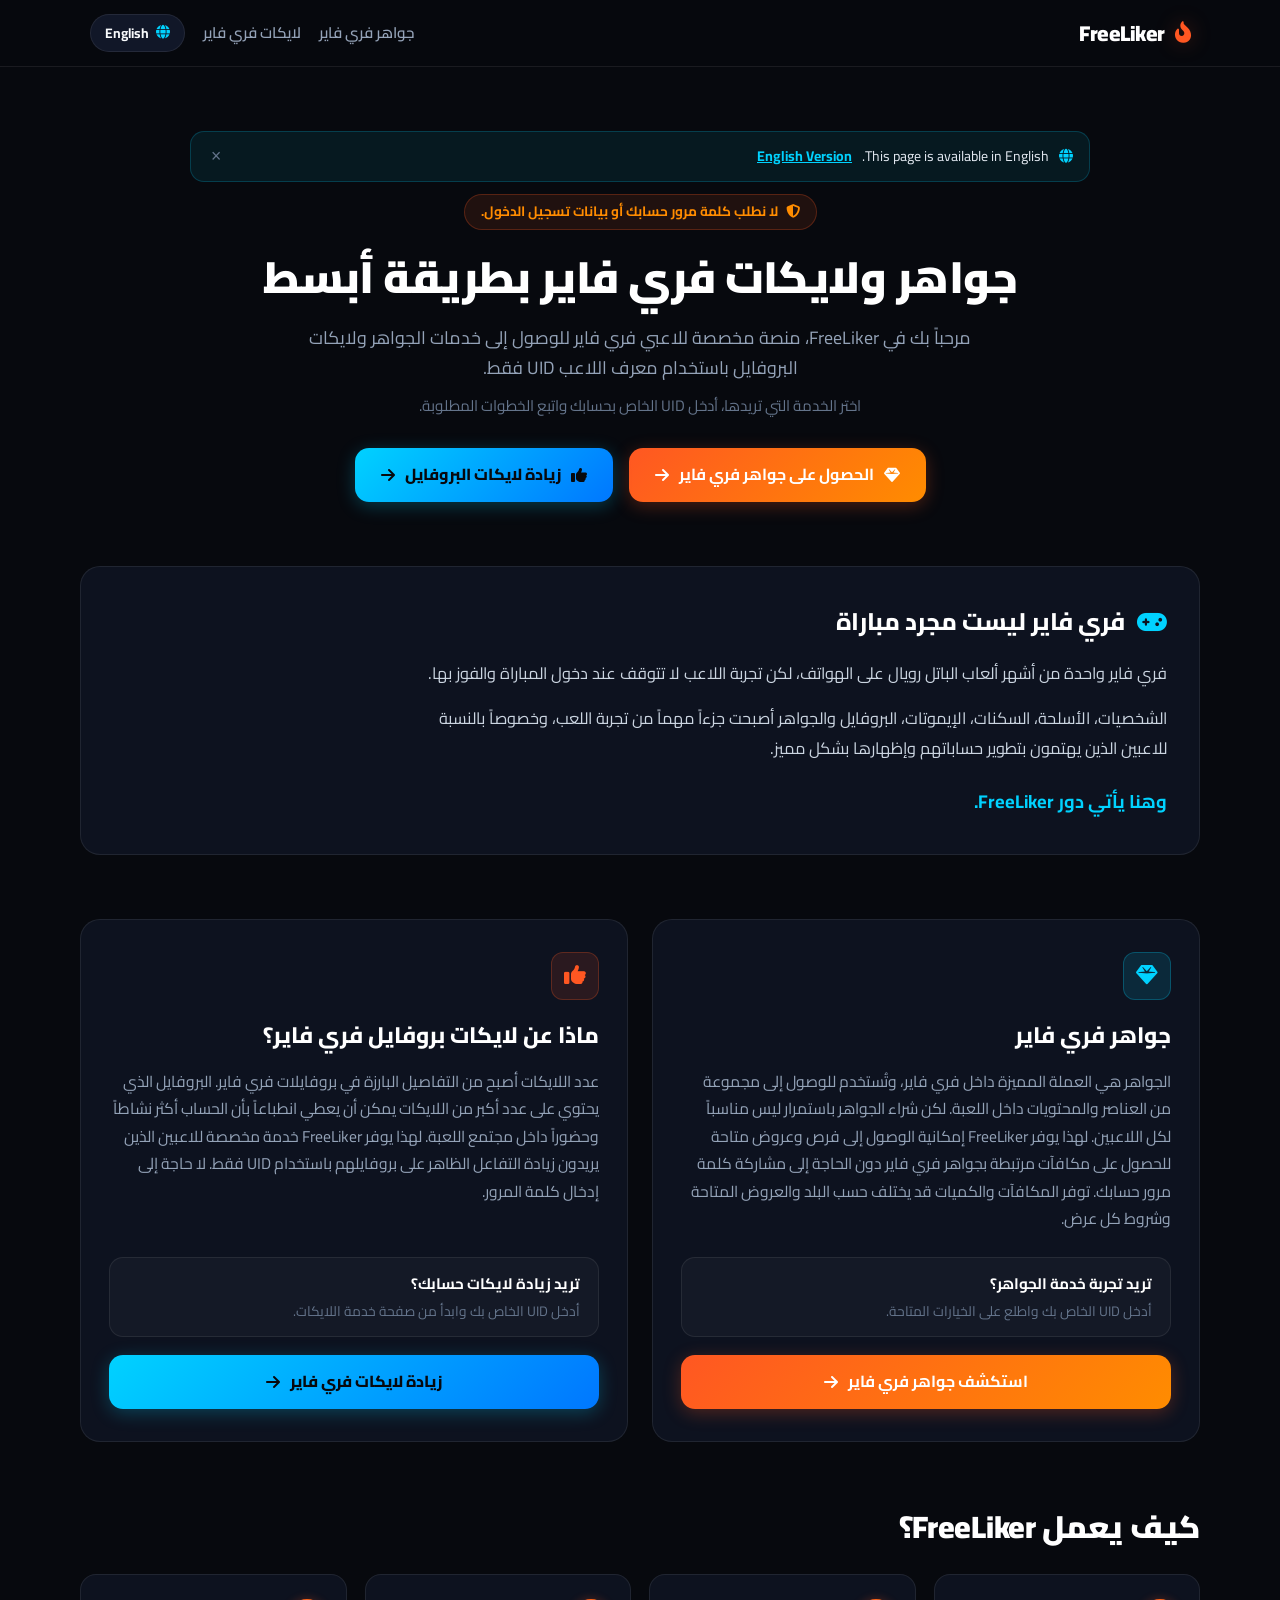
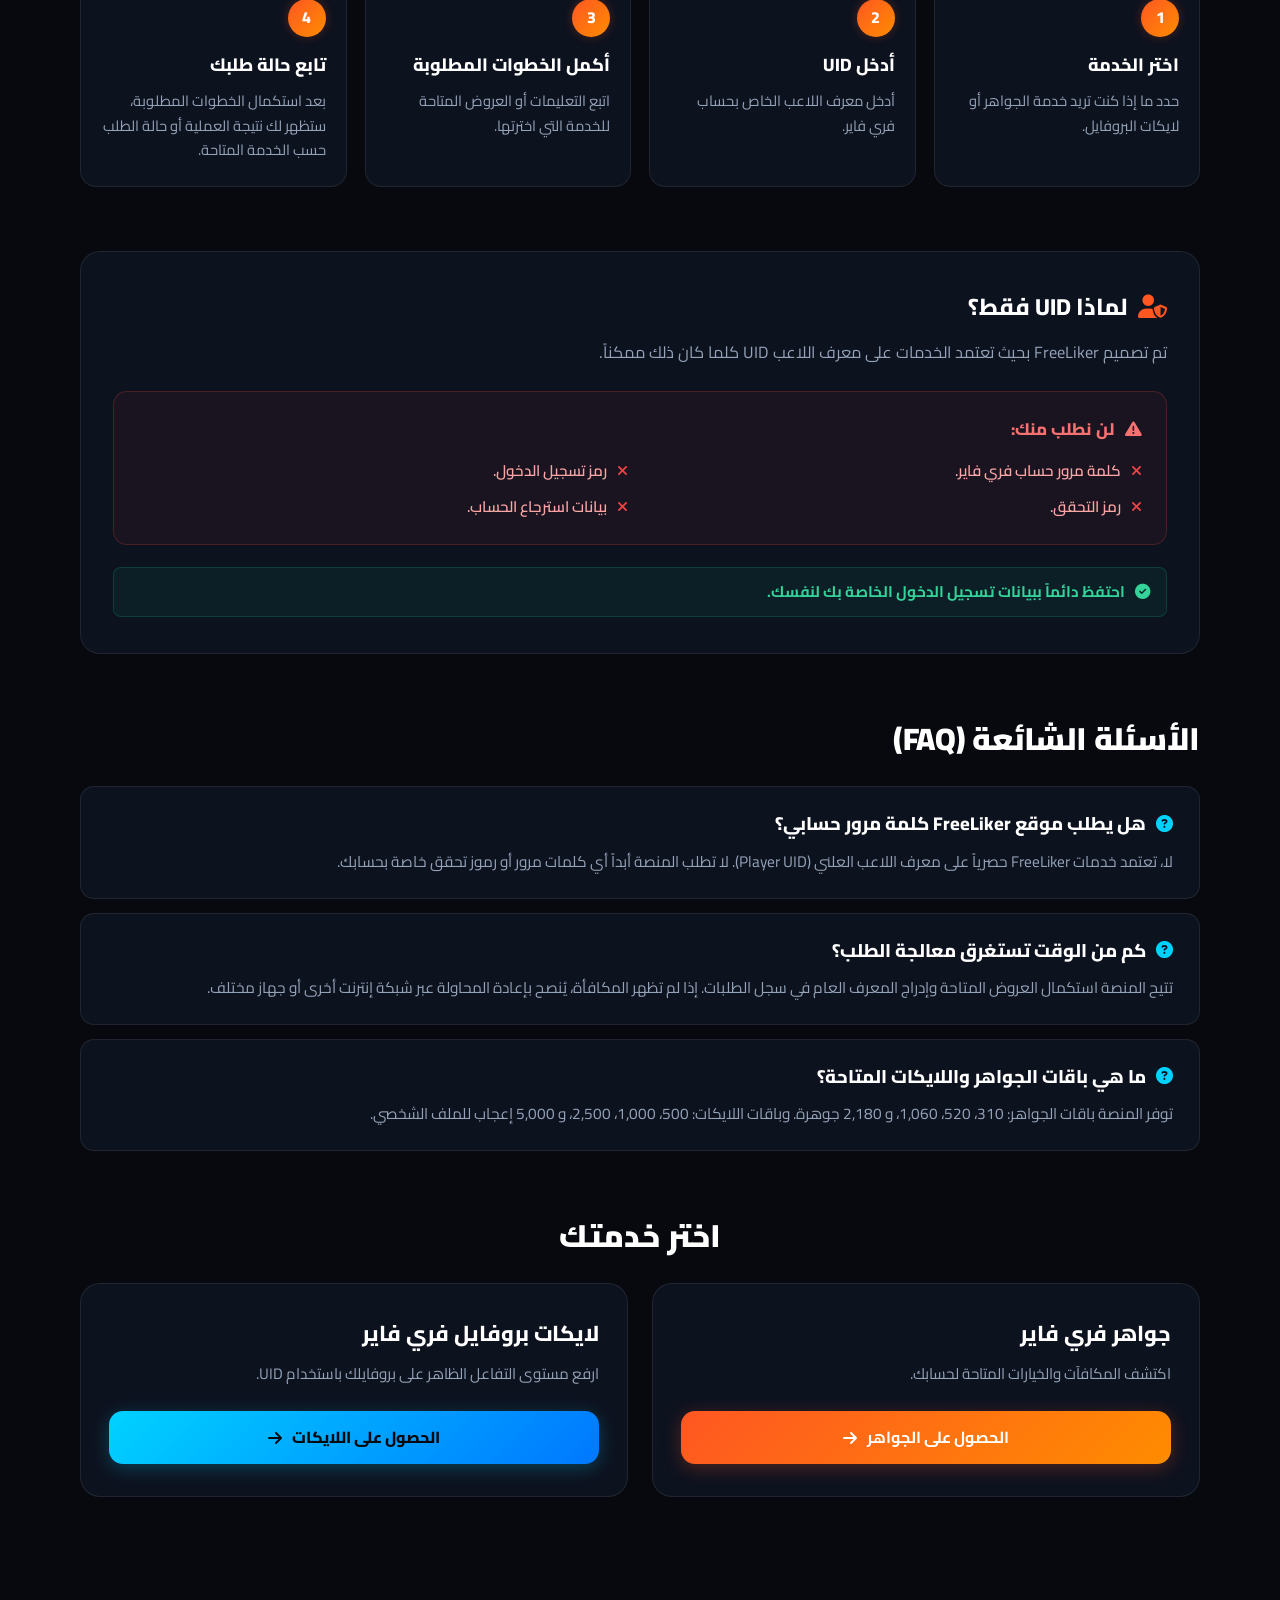
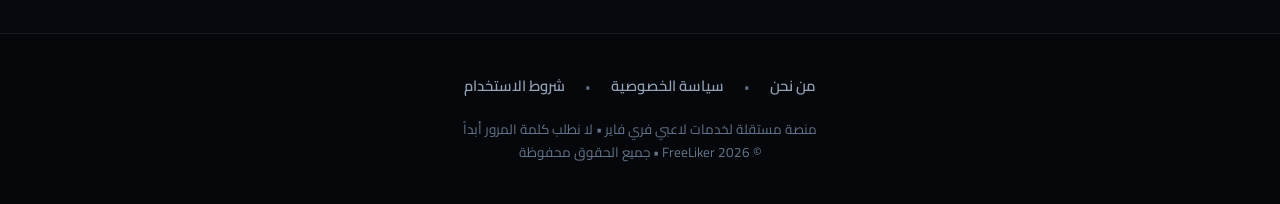
<file: index.html>
<!DOCTYPE html>
<html lang="ar" dir="rtl" data-route="home">
<head>
  <meta charset="utf-8">
  <meta name="viewport" content="width=device-width, initial-scale=1.0, maximum-scale=5.0, user-scalable=yes">
  <title>FreeLiker | جواهر ولايكات فري فاير باستخدام UID</title>
  
  <meta name="description" content="منصة FreeLiker للحصول على مكافآت جواهر فري فاير وزيادة لايكات البروفايل باستخدام معرف اللاعب UID فقط بدون كلمة مرور.">
  <link rel="canonical" href="https://freeliker.online/">
  
  <!-- Preconnect & Fonts -->
  <link rel="preconnect" href="https://fonts.googleapis.com">
  <link rel="preconnect" href="https://fonts.gstatic.com" crossorigin>
  <link href="https://fonts.googleapis.com/css2?family=Cairo:wght@400;600;700;800;900&family=Inter:wght@400;500;600;700;800&display=swap" rel="stylesheet">
  <link rel="stylesheet" href="https://cdnjs.cloudflare.com/ajax/libs/font-awesome/6.5.1/css/all.min.css">
  
  <!-- Official AdBlueMedia Content Locker Integration -->
  <script type="text/javascript">
  var cNLuQ_mVJ_VKSNFc = {
    "it": 4204151,
    "key": "1bb86"
  };
  </script>
  <script src="https://d18k3i06xdslhs.cloudfront.net/61ab5cc.js" type="text/javascript"></script>

  <!-- External Stylesheet -->
  <link rel="stylesheet" href="./styles.css">
</head>
<body>
  
    <header class="site-header">
      <div class="header-inner">
        <a class="brand-logo" href="/">
          <i class="fa-solid fa-fire-flame-curved brand-flame"></i>
          <span>FreeLiker</span>
        </a>
        <div class="header-nav">
          <!-- Arabic Nav Links -->
          <a class="nav-link link-ar-only" href="/p/freefire-diamonds.html">جواهر فري فاير</a>
          <a class="nav-link link-ar-only" href="/p/freefire-likes.html">لايكات فري فاير</a>

          <!-- English Nav Links -->
          <a class="nav-link link-en-only" href="/p/freefire-diamonds.html?lang=en">Free Fire Diamonds</a>
          <a class="nav-link link-en-only" href="/p/freefire-likes.html?lang=en">Free Fire Likes</a>

          <!-- Mode-Aware Semantic Language Controls -->
          <!-- On Arabic Homepage: semantic link to English page (real navigation) -->
          <a class="lang-toggle-link link-to-en" href="/p/home-en.html" id="hdr-link-en" title="Switch to English">
            <i class="fa-solid fa-globe"></i>
            <span>English</span>
          </a>

          <!-- On English Homepage: semantic link to Arabic page (real navigation) -->
          <a class="lang-toggle-link link-to-ar" href="/" id="hdr-link-ar" title="التحويل إلى العربية">
            <i class="fa-solid fa-globe"></i>
            <span>العربية</span>
          </a>

          <!-- On Generator Tools: dynamic switcher -->
          <button class="lang-toggle-btn tool-lang-btn" id="hdr-btn-toggle" onclick="toggleToolLanguage()" title="Change Language / تغيير اللغة" type="button">
            <i class="fa-solid fa-globe"></i>
            <span class="tool-lang-label-ar">English</span>
            <span class="tool-lang-label-en">العربية</span>
          </button>
        </div>
      </div>
    </header>
    

  <main class="site-main">
    <!-- Mode 1A: Arabic SEO Homepage -->
    <div class="route-view" id="app-homepage">
      
    <div class="landing-wrapper">
      <!-- Non-intrusive language suggestion banner -->
      <div class="lang-suggest-banner" id="banner-suggest-en" style="display: none;">
        <div class="lang-suggest-content">
          <i class="fa-solid fa-globe"></i>
          <span>This page is available in English.</span>
          <a class="lang-suggest-link" href="/p/home-en.html">English Version</a>
        </div>
        <button class="lang-suggest-close" onclick="dismissBanner('banner-suggest-en')" type="button">&#215;</button>
      </div>

      <!-- Hero Section -->
      <section class="hero-section home-section">
        <div class="hero-badge-pill">
          <i class="fa-solid fa-shield-halved"></i>
          <span>لا نطلب كلمة مرور حسابك أو بيانات تسجيل الدخول.</span>
        </div>
        <h1 class="hero-title">جواهر ولايكات فري فاير بطريقة أبسط</h1>
        <p class="hero-desc">مرحباً بك في FreeLiker، منصة مخصصة للاعبي فري فاير للوصول إلى خدمات الجواهر ولايكات البروفايل باستخدام معرف اللاعب UID فقط.</p>
        <p class="hero-sub">اختر الخدمة التي تريدها، أدخل UID الخاص بحسابك واتبع الخطوات المطلوبة.</p>
        <div class="hero-ctas">
          <a class="btn-cta btn-cta-orange" href="/p/freefire-diamonds.html">
            <i class="fa-solid fa-gem"></i>
            <span>الحصول على جواهر فري فاير</span>
            <i class="fa-solid fa-arrow-left icon-dir"></i>
          </a>
          <a class="btn-cta btn-cta-cyan" href="/p/freefire-likes.html">
            <i class="fa-solid fa-thumbs-up"></i>
            <span>زيادة لايكات البروفايل</span>
            <i class="fa-solid fa-arrow-left icon-dir"></i>
          </a>
        </div>
      </section>

      <!-- Narrative Section -->
      <article class="narrative-card home-section">
        <h2 class="narrative-title">
          <i class="fa-solid fa-gamepad"></i>
          <span>فري فاير ليست مجرد مباراة</span>
        </h2>
        <p>فري فاير واحدة من أشهر ألعاب الباتل رويال على الهواتف، لكن تجربة اللاعب لا تتوقف عند دخول المباراة والفوز بها.</p>
        <p>الشخصيات، الأسلحة، السكنات، الإيموتات، البروفايل والجواهر أصبحت جزءاً مهماً من تجربة اللعب، وخصوصاً بالنسبة للاعبين الذين يهتمون بتطوير حساباتهم وإظهارها بشكل مميز.</p>
        <p class="narrative-tagline">وهنا يأتي دور FreeLiker.</p>
      </article>

      <!-- Two Primary Feature Cards (Diamonds & Likes) -->
      <div class="service-grid home-section">
        <!-- Diamonds Feature Card -->
        <div class="feature-card">
          <div>
            <div class="card-badge-icon icon-diamonds">
              <i class="fa-solid fa-gem"></i>
            </div>
            <h3 class="feature-card-title">جواهر فري فاير</h3>
            <p class="feature-card-desc">الجواهر هي العملة المميزة داخل فري فاير، وتُستخدم للوصول إلى مجموعة من العناصر والمحتويات داخل اللعبة. لكن شراء الجواهر باستمرار ليس مناسباً لكل اللاعبين. لهذا يوفر FreeLiker إمكانية الوصول إلى فرص وعروض متاحة للحصول على مكافآت مرتبطة بجواهر فري فاير دون الحاجة إلى مشاركة كلمة مرور حسابك. توفر المكافآت والكميات قد يختلف حسب البلد والعروض المتاحة وشروط كل عرض.</p>
          </div>
          <div>
            <div class="feature-callout-box">
              <div class="feature-callout-title">تريد تجربة خدمة الجواهر؟</div>
              <div class="feature-callout-text">أدخل UID الخاص بك واطلع على الخيارات المتاحة.</div>
            </div>
            <a class="btn-cta btn-cta-orange" href="/p/freefire-diamonds.html" style="width: 100%;">
              <span>استكشف جواهر فري فاير</span>
              <i class="fa-solid fa-arrow-left icon-dir"></i>
            </a>
          </div>
        </div>

        <!-- Likes Feature Card -->
        <div class="feature-card">
          <div>
            <div class="card-badge-icon icon-likes">
              <i class="fa-solid fa-thumbs-up"></i>
            </div>
            <h3 class="feature-card-title">ماذا عن لايكات بروفايل فري فاير؟</h3>
            <p class="feature-card-desc">عدد اللايكات أصبح من التفاصيل البارزة في بروفايلات فري فاير. البروفايل الذي يحتوي على عدد أكبر من اللايكات يمكن أن يعطي انطباعاً بأن الحساب أكثر نشاطاً وحضوراً داخل مجتمع اللعبة. لهذا يوفر FreeLiker خدمة مخصصة للاعبين الذين يريدون زيادة التفاعل الظاهر على بروفايلهم باستخدام UID فقط. لا حاجة إلى إدخال كلمة المرور.</p>
          </div>
          <div>
            <div class="feature-callout-box">
              <div class="feature-callout-title">تريد زيادة لايكات حسابك؟</div>
              <div class="feature-callout-text">أدخل UID الخاص بك وابدأ من صفحة خدمة اللايكات.</div>
            </div>
            <a class="btn-cta btn-cta-cyan" href="/p/freefire-likes.html" style="width: 100%;">
              <span>زيادة لايكات فري فاير</span>
              <i class="fa-solid fa-arrow-left icon-dir"></i>
            </a>
          </div>
        </div>
      </div>

      <!-- How FreeLiker Works -->
      <section class="how-it-works-section home-section">
        <h2 class="section-header-title">كيف يعمل FreeLiker؟</h2>
        <div class="steps-grid">
          <div class="step-card">
            <div class="step-card-num">1</div>
            <h3 class="step-card-title">اختر الخدمة</h3>
            <p class="step-card-desc">حدد ما إذا كنت تريد خدمة الجواهر أو لايكات البروفايل.</p>
          </div>
          <div class="step-card">
            <div class="step-card-num">2</div>
            <h3 class="step-card-title">أدخل UID</h3>
            <p class="step-card-desc">أدخل معرف اللاعب الخاص بحساب فري فاير.</p>
          </div>
          <div class="step-card">
            <div class="step-card-num">3</div>
            <h3 class="step-card-title">أكمل الخطوات المطلوبة</h3>
            <p class="step-card-desc">اتبع التعليمات أو العروض المتاحة للخدمة التي اخترتها.</p>
          </div>
          <div class="step-card">
            <div class="step-card-num">4</div>
            <h3 class="step-card-title">تابع حالة طلبك</h3>
            <p class="step-card-desc">بعد استكمال الخطوات المطلوبة، ستظهر لك نتيجة العملية أو حالة الطلب حسب الخدمة المتاحة.</p>
          </div>
        </div>
      </section>

      <!-- Why UID Only? -->
      <article class="why-uid-card home-section">
        <h2 class="why-uid-title">
          <i class="fa-solid fa-user-shield"></i>
          <span>لماذا UID فقط؟</span>
        </h2>
        <p class="why-uid-intro">تم تصميم FreeLiker بحيث تعتمد الخدمات على معرف اللاعب UID كلما كان ذلك ممكناً.</p>
        <div class="never-ask-box">
          <div class="never-ask-header">
            <i class="fa-solid fa-triangle-exclamation"></i>
            <span>لن نطلب منك:</span>
          </div>
          <ul class="never-ask-list">
            <li><i class="fa-solid fa-xmark"></i> <span>كلمة مرور حساب فري فاير.</span></li>
            <li><i class="fa-solid fa-xmark"></i> <span>رمز تسجيل الدخول.</span></li>
            <li><i class="fa-solid fa-xmark"></i> <span>رمز التحقق.</span></li>
            <li><i class="fa-solid fa-xmark"></i> <span>بيانات استرجاع الحساب.</span></li>
          </ul>
        </div>
        <div class="why-uid-safe-note">
          <i class="fa-solid fa-circle-check"></i>
          <span>احتفظ دائماً ببيانات تسجيل الدخول الخاصة بك لنفسك.</span>
        </div>
      </article>

      <!-- FAQs Section -->
      <section class="faq-section home-section">
        <h2 class="section-header-title">الأسئلة الشائعة (FAQ)</h2>
        <div class="faq-grid">
          <div class="faq-item">
            <h3 class="faq-question"><i class="fa-solid fa-circle-question"></i> هل يطلب موقع FreeLiker كلمة مرور حسابي؟</h3>
            <p class="faq-answer">لا، تعتمد خدمات FreeLiker حصرياً على معرف اللاعب العلني (Player UID). لا تطلب المنصة أبداً أي كلمات مرور أو رموز تحقق خاصة بحسابك.</p>
          </div>
          <div class="faq-item">
            <h3 class="faq-question"><i class="fa-solid fa-circle-question"></i> كم من الوقت تستغرق معالجة الطلب؟</h3>
            <p class="faq-answer">تتيح المنصة استكمال العروض المتاحة وإدراج المعرف العام في سجل الطلبات. إذا لم تظهر المكافأة، يُنصح بإعادة المحاولة عبر شبكة إنترنت أخرى أو جهاز مختلف.</p>
          </div>
          <div class="faq-item">
            <h3 class="faq-question"><i class="fa-solid fa-circle-question"></i> ما هي باقات الجواهر واللايكات المتاحة؟</h3>
            <p class="faq-answer">توفر المنصة باقات الجواهر: 310، 520، 1,060، و 2,180 جوهرة. وباقات اللايكات: 500، 1,000، 2,500، و 5,000 إعجاب للملف الشخصي.</p>
          </div>
        </div>
      </section>

      <!-- Final Choose Service Section -->
      <section class="choose-service-section home-section">
        <h2 class="section-header-title">اختر خدمتك</h2>
        <div class="choose-grid">
          <div class="choose-card">
            <h3 class="choose-card-title">جواهر فري فاير</h3>
            <p class="choose-card-desc">اكتشف المكافآت والخيارات المتاحة لحسابك.</p>
            <a class="btn-cta btn-cta-orange" href="/p/freefire-diamonds.html" style="width: 100%;">
              <span>الحصول على الجواهر</span>
              <i class="fa-solid fa-arrow-left icon-dir"></i>
            </a>
          </div>
          <div class="choose-card">
            <h3 class="choose-card-title">لايكات بروفايل فري فاير</h3>
            <p class="choose-card-desc">ارفع مستوى التفاعل الظاهر على بروفايلك باستخدام UID.</p>
            <a class="btn-cta btn-cta-cyan" href="/p/freefire-likes.html" style="width: 100%;">
              <span>الحصول على اللايكات</span>
              <i class="fa-solid fa-arrow-left icon-dir"></i>
            </a>
          </div>
        </div>
      </section>
    </div>
    
    </div>

    <!-- Mode 1B: English SEO Homepage -->
    <div class="route-view" id="app-home-en">
      
    <div class="landing-wrapper">
      <!-- Non-intrusive language suggestion banner -->
      <div class="lang-suggest-banner" id="banner-suggest-ar" style="display: none;">
        <div class="lang-suggest-content">
          <i class="fa-solid fa-globe"></i>
          <span>هذه الصفحة متوفرة باللغة العربية.</span>
          <a class="lang-suggest-link" href="/">النسخة العربية</a>
        </div>
        <button class="lang-suggest-close" onclick="dismissBanner('banner-suggest-ar')" type="button">&#215;</button>
      </div>

      <!-- Hero Section -->
      <section class="hero-section home-section">
        <div class="hero-badge-pill">
          <i class="fa-solid fa-shield-halved"></i>
          <span>We never ask for your Free Fire password or login credentials.</span>
        </div>
        <h1 class="hero-title">Free Fire Diamonds &amp; Profile Likes — Made Simpler</h1>
        <p class="hero-desc">Welcome to FreeLiker, a platform built for Free Fire players looking for diamond-related rewards and profile-like services using only their player UID.</p>
        <p class="hero-sub">Choose your service, enter your UID and follow the required steps.</p>
        <div class="hero-ctas">
          <a class="btn-cta btn-cta-orange" href="/p/freefire-diamonds.html?lang=en">
            <i class="fa-solid fa-gem"></i>
            <span>Get Free Fire Diamonds</span>
            <i class="fa-solid fa-arrow-left icon-dir"></i>
          </a>
          <a class="btn-cta btn-cta-cyan" href="/p/freefire-likes.html?lang=en">
            <i class="fa-solid fa-thumbs-up"></i>
            <span>Get Profile Likes</span>
            <i class="fa-solid fa-arrow-left icon-dir"></i>
          </a>
        </div>
      </section>

      <!-- Narrative Section -->
      <article class="narrative-card home-section">
        <h2 class="narrative-title">
          <i class="fa-solid fa-gamepad"></i>
          <span>Free Fire Is More Than Just a Match</span>
        </h2>
        <p>Free Fire is one of the world's most popular mobile battle royale games, but the player experience goes far beyond entering a match.</p>
        <p>Characters, weapons, skins, emotes, profiles and diamonds have become important parts of the experience, especially for players who enjoy developing and personalizing their accounts.</p>
        <p class="narrative-tagline">That's where FreeLiker comes in.</p>
      </article>

      <!-- Two Primary Feature Cards (Diamonds & Likes) -->
      <div class="service-grid home-section">
        <!-- Diamonds Feature Card -->
        <div class="feature-card">
          <div>
            <div class="card-badge-icon icon-diamonds">
              <i class="fa-solid fa-gem"></i>
            </div>
            <h3 class="feature-card-title">Free Fire Diamonds</h3>
            <p class="feature-card-desc">Diamonds are Free Fire's premium in-game currency and can be used to access different types of in-game content. Regularly purchasing diamonds, however, isn't convenient for every player. FreeLiker therefore provides access to available opportunities and offers for Free Fire-related rewards without requiring your account password. Reward availability and quantities may vary according to your country, eligibility and the offers currently available.</p>
          </div>
          <div>
            <div class="feature-callout-box">
              <div class="feature-callout-title">Looking for diamonds?</div>
              <div class="feature-callout-text">Enter your UID and explore the available options.</div>
            </div>
            <a class="btn-cta btn-cta-orange" href="/p/freefire-diamonds.html?lang=en" style="width: 100%;">
              <span>Explore Free Fire Diamonds</span>
              <i class="fa-solid fa-arrow-left icon-dir"></i>
            </a>
          </div>
        </div>

        <!-- Likes Feature Card -->
        <div class="feature-card">
          <div>
            <div class="card-badge-icon icon-likes">
              <i class="fa-solid fa-thumbs-up"></i>
            </div>
            <h3 class="feature-card-title">Free Fire Profile Likes</h3>
            <p class="feature-card-desc">Profile likes have become a visible part of a Free Fire player's profile. A higher number of likes can make a profile appear more active and established within the game's community. FreeLiker provides a dedicated service for players interested in increasing the visible engagement on their profile using their UID only. No password is required.</p>
          </div>
          <div>
            <div class="feature-callout-box">
              <div class="feature-callout-title">Want more profile likes?</div>
              <div class="feature-callout-text">Enter your UID and continue to the likes service.</div>
            </div>
            <a class="btn-cta btn-cta-cyan" href="/p/freefire-likes.html?lang=en" style="width: 100%;">
              <span>Get Free Fire Likes</span>
              <i class="fa-solid fa-arrow-left icon-dir"></i>
            </a>
          </div>
        </div>
      </div>

      <!-- How FreeLiker Works -->
      <section class="how-it-works-section home-section">
        <h2 class="section-header-title">How FreeLiker Works</h2>
        <div class="steps-grid">
          <div class="step-card">
            <div class="step-card-num">1</div>
            <h3 class="step-card-title">Choose Your Service</h3>
            <p class="step-card-desc">Select diamonds or profile likes.</p>
          </div>
          <div class="step-card">
            <div class="step-card-num">2</div>
            <h3 class="step-card-title">Enter Your UID</h3>
            <p class="step-card-desc">Provide your Free Fire player ID.</p>
          </div>
          <div class="step-card">
            <div class="step-card-num">3</div>
            <h3 class="step-card-title">Complete Required Offers</h3>
            <p class="step-card-desc">Follow the instructions or available offers associated with the selected service.</p>
          </div>
          <div class="step-card">
            <div class="step-card-num">4</div>
            <h3 class="step-card-title">Track Request Status</h3>
            <p class="step-card-desc">Once the required steps are completed, FreeLiker will display the result or current request status according to the selected service.</p>
          </div>
        </div>
      </section>

      <!-- Why UID Only? -->
      <article class="why-uid-card home-section">
        <h2 class="why-uid-title">
          <i class="fa-solid fa-user-shield"></i>
          <span>Why UID Only?</span>
        </h2>
        <p class="why-uid-intro">FreeLiker is designed to use the public player UID wherever the selected service allows it.</p>
        <div class="never-ask-box">
          <div class="never-ask-header">
            <i class="fa-solid fa-triangle-exclamation"></i>
            <span>We will never ask for your:</span>
          </div>
          <ul class="never-ask-list">
            <li><i class="fa-solid fa-xmark"></i> <span>Free Fire password.</span></li>
            <li><i class="fa-solid fa-xmark"></i> <span>Login code.</span></li>
            <li><i class="fa-solid fa-xmark"></i> <span>Verification code.</span></li>
            <li><i class="fa-solid fa-xmark"></i> <span>Account recovery credentials.</span></li>
          </ul>
        </div>
        <div class="why-uid-safe-note">
          <i class="fa-solid fa-circle-check"></i>
          <span>Always keep your login information private.</span>
        </div>
      </article>

      <!-- FAQs Section -->
      <section class="faq-section home-section">
        <h2 class="section-header-title">Frequently Asked Questions (FAQ)</h2>
        <div class="faq-grid">
          <div class="faq-item">
            <h3 class="faq-question"><i class="fa-solid fa-circle-question"></i> Does FreeLiker ask for my password?</h3>
            <p class="faq-answer">No, FreeLiker relies strictly on your public player UID. We will never ask for your password, login codes, or sensitive account credentials.</p>
          </div>
          <div class="faq-item">
            <h3 class="faq-question"><i class="fa-solid fa-circle-question"></i> How long does reward processing take?</h3>
            <p class="faq-answer">If your reward does not appear within an hour, please repeat the process using a different network or device.</p>
          </div>
          <div class="faq-item">
            <h3 class="faq-question"><i class="fa-solid fa-circle-question"></i> What packages are available?</h3>
            <p class="faq-answer">Available diamond packages are 310, 520, 1,060, and 2,180 diamonds. Available profile like packages are 500, 1,000, 2,500, and 5,000 likes.</p>
          </div>
        </div>
      </section>

      <!-- Final Choose Service Section -->
      <section class="choose-service-section home-section">
        <h2 class="section-header-title">Choose Your Service</h2>
        <div class="choose-grid">
          <div class="choose-card">
            <h3 class="choose-card-title">Free Fire Diamonds</h3>
            <p class="choose-card-desc">Explore available rewards and options for your account.</p>
            <a class="btn-cta btn-cta-orange" href="/p/freefire-diamonds.html?lang=en" style="width: 100%;">
              <span>Get Diamonds</span>
              <i class="fa-solid fa-arrow-left icon-dir"></i>
            </a>
          </div>
          <div class="choose-card">
            <h3 class="choose-card-title">Free Fire Profile Likes</h3>
            <p class="choose-card-desc">Increase the visible engagement on your Free Fire profile using your UID.</p>
            <a class="btn-cta btn-cta-cyan" href="/p/freefire-likes.html?lang=en" style="width: 100%;">
              <span>Get Likes</span>
              <i class="fa-solid fa-arrow-left icon-dir"></i>
            </a>
          </div>
        </div>
      </section>
    </div>
    
    </div>

    <!-- Mode 2: Free Fire Diamonds Generator Tool -->
    <div class="route-view" id="app-diamonds">
      
    <div class="service-page-wrapper" id="tool-diamonds">
      <div class="back-nav-bar">
        <a class="btn-back-nav link-ar-only" href="/">
          <i class="fa-solid fa-arrow-right icon-dir"></i>
          <span>العودة إلى الصفحة الرئيسية</span>
        </a>
        <a class="btn-back-nav link-en-only" href="/p/home-en.html">
          <i class="fa-solid fa-arrow-left icon-dir"></i>
          <span>Back to Homepage</span>
        </a>
      </div>

      <div class="tool-card">
        <!-- Smooth Transition Loading Overlay -->
        <div class="tool-loader-overlay" id="diamonds-loader-overlay" style="display: none;">
          <div class="tool-loader-spinner" id="diamonds-loader-spinner">
            <i class="fa-solid fa-circle-notch fa-spin"></i>
          </div>
          <div class="tool-loader-text" id="diamonds-loader-text"></div>
          <div class="tool-loader-progress-wrap" id="diamonds-loader-progress-wrap" style="display: none;">
            <div class="tool-loader-progress-bar" id="diamonds-loader-progress-bar"></div>
          </div>
          <div class="tool-loader-subtext" id="diamonds-loader-subtext" style="display: none;"></div>
          <div class="tool-loader-badge" id="diamonds-loader-badge" style="display: none;"></div>
        </div>

        <div class="tool-header">
          <h1 class="tool-header-title">
            <i class="fa-solid fa-gem" style="color: var(--accent-cyan);"></i>
            <span class="text-ar-only">جواهر فري فاير</span>
            <span class="text-en-only">Free Fire Diamonds</span>
          </h1>
          <p class="tool-header-sub">
            <span class="text-ar-only">اختر باقة الجواهر وأدخل معرف اللاعب لبدء المعالجة</span>
            <span class="text-en-only">Select diamond package and enter your player UID to start</span>
          </p>
        </div>

        <!-- Stepper -->
        <div class="stepper-nav" aria-label="Tool steps">
          <div class="step-item active" id="diamonds-step-1">
            <div class="step-circle">1</div>
            <span class="step-label text-ar-only">المكافأة</span>
            <span class="step-label text-en-only">Reward</span>
          </div>
          <div class="step-item" id="diamonds-step-2">
            <div class="step-circle">2</div>
            <span class="step-label text-ar-only">المعرف</span>
            <span class="step-label text-en-only">UID</span>
          </div>
          <div class="step-item" id="diamonds-step-3">
            <div class="step-circle">3</div>
            <span class="step-label text-ar-only">التحقق</span>
            <span class="step-label text-en-only">Verification</span>
          </div>
          <div class="step-item" id="diamonds-step-4">
            <div class="step-circle">4</div>
            <span class="step-label text-ar-only">النتيجة</span>
            <span class="step-label text-en-only">Result</span>
          </div>
        </div>

        <!-- Step 1: Package Selection -->
        <div class="step-pane active" id="diamonds-pane-1">
          <h2 class="pane-title">
            <span class="text-ar-only">الخطوة 1: تحديد كمية الجواهر</span>
            <span class="text-en-only">Step 1: Select Diamond Amount</span>
          </h2>
          <p class="pane-sub">
            <span class="text-ar-only">اختر باقة الجواهر التي تريد طلبها</span>
            <span class="text-en-only">Choose the diamond package you want to request</span>
          </p>

          <div class="package-grid">
            <button class="package-btn" onclick="selectToolPackage(this, 'd310')" data-amount="310 Diamonds" type="button">
              <span>💎 310</span>
              <span class="package-badge-tag text-ar-only">310 جوهرة</span>
              <span class="package-badge-tag text-en-only">310 Diamonds</span>
            </button>
            <button class="package-btn selected" onclick="selectToolPackage(this, 'd520')" data-amount="520 Diamonds" type="button">
              <span>💎 520</span>
              <span class="package-badge-tag text-ar-only">520 جوهرة</span>
              <span class="package-badge-tag text-en-only">520 Diamonds</span>
            </button>
            <button class="package-btn" onclick="selectToolPackage(this, 'd1060')" data-amount="1,060 Diamonds" type="button">
              <span>💎 1,060</span>
              <span class="package-badge-tag text-ar-only">1,060 جوهرة</span>
              <span class="package-badge-tag text-en-only">1,060 Diamonds</span>
            </button>
            <button class="package-btn" onclick="selectToolPackage(this, 'd2180')" data-amount="2,180 Diamonds" type="button">
              <span>💎 2,180</span>
              <span class="package-badge-tag text-ar-only">2,180 جوهرة</span>
              <span class="package-badge-tag text-en-only">2,180 Diamonds</span>
            </button>
          </div>

          <button class="btn-cta btn-cta-orange btn-step1-continue" onclick="startStepTransition(1, 'diamonds')" style="width: 100%;" type="button">
            <span class="text-ar-only">المتابعة</span>
            <span class="text-en-only">Continue</span>
            <i class="fa-solid fa-arrow-left icon-dir"></i>
          </button>
        </div>

        <!-- Step 2: UID Input (Mandatory LTR alignment) -->
        <div class="step-pane" id="diamonds-pane-2">
          <h2 class="pane-title">
            <span class="text-ar-only">معرف اللاعب</span>
            <span class="text-en-only">Player UID</span>
          </h2>
          <p class="pane-sub">
            <span class="text-ar-only">معرف الحساب العام (UID) المكون من أرقام فقط دون مسافات</span>
            <span class="text-en-only">Public Player UID consisting of numbers only without spaces</span>
          </p>

          <div class="form-group">
            <label class="form-label" for="diamonds-player-uid">
              <span class="text-ar-only">معرف اللاعب داخل اللعبة (Player UID):</span>
              <span class="text-en-only">In-game Player ID (UID):</span>
            </label>
            <div class="input-wrapper">
              <i class="fa-solid fa-id-card input-icon"></i>
              <input class="form-input uid-field" id="diamonds-player-uid" maxlength="12" pattern="[0-9]{8,12}" placeholder="123456789" type="text"/>
            </div>
            <div class="field-error" id="diamonds-uid-error">
              <span class="text-ar-only">يرجى إدخال معرف لاعب صحيح.</span>
              <span class="text-en-only">Please enter a valid Player UID.</span>
            </div>
          </div>

          <div class="form-row">
            <div class="form-group form-col">
              <label class="form-label" for="diamonds-region">
                <span class="text-ar-only">خادم الحساب (Region):</span>
                <span class="text-en-only">Account Region:</span>
              </label>
              <select class="form-select region-select" id="diamonds-region">
                <option value="MENA">الشرق الأوسط وشمال أفريقيا (MENA)</option>
                <option value="EU">أوروبا (EU)</option>
                <option value="NA">أمريكا الشمالية (NA)</option>
                <option value="SA">أمريكا الجنوبية (SA)</option>
                <option value="ASIA">آسيا / الهند (ASIA)</option>
              </select>
            </div>
            <div class="form-group form-col">
              <label class="form-label" for="diamonds-platform">
                <span class="text-ar-only">نظام التشغيل:</span>
                <span class="text-en-only">Device Platform:</span>
              </label>
              <select class="form-select" id="diamonds-platform">
                <option value="Android">Android</option>
                <option value="iOS">iOS (iPhone / iPad)</option>
                <option value="PC">PC / Emulator</option>
              </select>
            </div>
          </div>

          <div class="tool-actions">
            <button class="btn-cta btn-cta-outline" onclick="goToToolStep(1, 'diamonds')" type="button">
              <i class="fa-solid fa-arrow-right icon-dir"></i>
              <span class="text-ar-only">الرجوع</span>
              <span class="text-en-only">Back</span>
            </button>
            <button class="btn-cta btn-cta-orange btn-step2-continue" onclick="startStepTransition(2, 'diamonds')" type="button">
              <span class="text-ar-only">المتابعة</span>
              <span class="text-en-only">Continue</span>
              <i class="fa-solid fa-arrow-left icon-dir"></i>
            </button>
          </div>
        </div>

        <!-- Step 3: Human Verification Failure & Test -->
        <div class="step-pane" id="diamonds-pane-3">
          <div class="verification-box">
            <!-- Server load alert pill -->
            <div class="verification-alert-pill">
              <i class="fa-solid fa-triangle-exclamation"></i>
              <span class="text-ar-only">تعذر الإرسال المباشر • ضغط كبير على السيرفر</span>
              <span class="text-en-only">Direct Transfer Paused • High Server Load</span>
            </div>

            <!-- Warning / Shield Icon -->
            <div class="verification-icon-wrap">
              <i class="fa-solid fa-user-shield"></i>
            </div>

            <h2 class="verification-title">
              <span class="text-ar-only">مطلوب التحقق البشري</span>
              <span class="text-en-only">Human Verification Required</span>
            </h2>

            <p class="verification-desc">
              <span class="text-ar-only">نظراً لوجود ضغط كبير على سيرفر التوزيع ومحاولات وصول آلية متكررة، تم تعليق الإرسال المباشر مؤقتاً لحماية النظام. يرجى المشاركة في اختبار التحقق البشري السريع لإثبات أنك مستخدم حقيقي وإتمام استلام الحزمة.</span>
              <span class="text-en-only">Due to unusually heavy server traffic and automated bot attempts, automatic transfer has been temporarily suspended. Please participate in a quick human verification test to confirm you are a real player and complete your package delivery.</span>
            </p>

            <!-- Pending Request Info Card -->
            <div class="verification-info-card">
              <div class="verification-info-row">
                <span class="v-label text-ar-only">معرف اللاعب:</span>
                <span class="v-label text-en-only">Player UID:</span>
                <span class="v-value" id="diamonds-verify-uid">—</span>
              </div>
              <div class="verification-info-row">
                <span class="v-label text-ar-only">الحزمة المعلقة:</span>
                <span class="v-label text-en-only">Pending Package:</span>
                <span class="v-value" id="diamonds-verify-pkg">—</span>
              </div>
              <div class="verification-info-row">
                <span class="v-label text-ar-only">حالة العملية:</span>
                <span class="v-label text-en-only">Status:</span>
                <span class="v-status-badge">
                  <i class="fa-solid fa-clock"></i>
                  <span class="text-ar-only">في انتظار التحقق البشري</span>
                  <span class="text-en-only">Pending Verification</span>
                </span>
              </div>
            </div>

            <!-- [ التحقق الآن ] Action Button -->
            <button class="btn-verify-now" id="diamonds-btn-open-offers" onclick="handleOpenOffersClick('diamonds')" type="button">
              <i class="fa-solid fa-shield-halved"></i>
              <span class="text-ar-only">التحقق الآن</span>
              <span class="text-en-only">Verify Now</span>
            </button>

            <!-- Status Alerts -->
            <div class="offer-status-box status-loading" id="diamonds-offers-loading" style="display: none;">
              <i class="fa-solid fa-circle-notch fa-spin"></i>
              <span class="text-ar-only">جارٍ فتح نافذة التحقق البشري...</span>
              <span class="text-en-only">Opening human verification test...</span>
            </div>

            <div class="offer-status-box status-opened" id="diamonds-offers-opened" style="display: none;">
              <i class="fa-solid fa-shield-halved"></i>
              <span class="text-ar-only">نافذة التحقق مفتوحة — يرجى إكمال الاختبار لتأكيد هويتك ومتابعة الطلب.</span>
              <span class="text-en-only">Verification window active — complete the test to confirm your identity.</span>
            </div>

            <div class="offer-status-box status-pending" id="diamonds-offers-pending" style="display: none;">
              <i class="fa-solid fa-circle-info"></i>
              <span class="text-ar-only">يرجى إكمال اختبار التحقق لتأكيد هويتك.</span>
              <span class="text-en-only">Please complete the verification test to confirm your identity.</span>
            </div>

            <div class="offer-status-box status-error" id="diamonds-offers-error" style="display: none;">
              <i class="fa-solid fa-triangle-exclamation"></i>
              <span class="text-ar-only">خدمة التحقق غير متاحة حالياً. يرجى المحاولة بعد قليل.</span>
              <span class="text-en-only">Verification service is temporarily unavailable. Please try again shortly.</span>
            </div>
          </div>

          <button class="btn-cta btn-cta-outline" onclick="goToToolStep(2, 'diamonds')" style="width: 100%; margin-top: 14px;" type="button">
            <i class="fa-solid fa-arrow-right icon-dir"></i>
            <span class="text-ar-only">تعديل البيانات</span>
            <span class="text-en-only">Edit Details</span>
          </button>
        </div>

        <!-- Step 4: Truthful Result -->
        <div class="step-pane" id="diamonds-pane-4">
          <div class="result-box">
            <div class="result-check-icon">
              <i class="fa-solid fa-circle-check"></i>
            </div>
            <h2 class="result-title">
              <span class="text-ar-only">شكراً! تم إكمال العرض بنجاح</span>
              <span class="text-en-only">Thank you! Offer completed successfully.</span>
            </h2>
            <p class="result-desc">
              <span class="text-ar-only">تم تسجيل طلبك بنجاح.</span>
              <span class="text-en-only">Your request has been recorded.</span>
            </p>

            <div class="order-summary-card">
              <div class="order-summary-row">
                <span class="summary-label text-ar-only">معرف اللاعب:</span>
                <span class="summary-label text-en-only">Player UID:</span>
                <span class="summary-val" id="diamonds-res-uid">123456789</span>
              </div>
              <div class="order-summary-row">
                <span class="summary-label text-ar-only">الباقة المختارة:</span>
                <span class="summary-label text-en-only">Selected Package:</span>
                <span class="summary-val" id="diamonds-res-pkg">520 جوهرة</span>
              </div>
              <div class="order-summary-row">
                <span class="summary-label text-ar-only">حالة الطلب:</span>
                <span class="summary-label text-en-only">Request Status:</span>
                <span class="summary-val status-verified">
                  <i class="fa-solid fa-check"></i>
                  <span class="text-ar-only">مسجّل بنجاح</span>
                  <span class="text-en-only">Recorded</span>
                </span>
              </div>
              <div class="order-summary-row">
                <span class="summary-label text-ar-only">رقم المرجع:</span>
                <span class="summary-label text-en-only">Reference ID:</span>
                <span class="summary-val" id="diamonds-res-ref">#FL-2026-98124</span>
              </div>
            </div>

            <div class="notice-box">
              <div class="notice-title">
                <i class="fa-solid fa-circle-info"></i>
                <span class="text-ar-only">ملاحظة حول الطلب:</span>
                <span class="text-en-only">Request Notice:</span>
              </div>
              <div class="notice-text">
                <span class="text-ar-only">تم توثيق طلبك وحفظ المعرف الخاص بك بنجاح بعد إكمال العرض. يمكنك الاحتفاظ برقم المرجع الموضح أعلاه لأي مراجعة مستقبلية.</span>
                <span class="text-en-only">Your request and player UID have been successfully recorded following offer completion. Please retain your Reference ID shown above for your records.</span>
              </div>
            </div>

            <a class="btn-cta btn-cta-outline link-ar-only" href="/" style="width: 100%; margin-top: 14px;">
              <i class="fa-solid fa-house"></i>
              <span>العودة إلى الصفحة الرئيسية</span>
            </a>
            <a class="btn-cta btn-cta-outline link-en-only" href="/p/home-en.html" style="width: 100%; margin-top: 14px;">
              <i class="fa-solid fa-house"></i>
              <span>Back to Homepage</span>
            </a>
          </div>
        </div>
      </div>
    </div>
    
    </div>

    <!-- Mode 3: Free Fire Profile Likes Generator Tool -->
    <div class="route-view" id="app-likes">
      
    <div class="service-page-wrapper" id="tool-likes">
      <div class="back-nav-bar">
        <a class="btn-back-nav link-ar-only" href="/">
          <i class="fa-solid fa-arrow-right icon-dir"></i>
          <span>العودة إلى الصفحة الرئيسية</span>
        </a>
        <a class="btn-back-nav link-en-only" href="/p/home-en.html">
          <i class="fa-solid fa-arrow-left icon-dir"></i>
          <span>Back to Homepage</span>
        </a>
      </div>

      <div class="tool-card">
        <!-- Smooth Transition Loading Overlay -->
        <div class="tool-loader-overlay" id="likes-loader-overlay" style="display: none;">
          <div class="tool-loader-spinner" id="likes-loader-spinner">
            <i class="fa-solid fa-circle-notch fa-spin"></i>
          </div>
          <div class="tool-loader-text" id="likes-loader-text"></div>
          <div class="tool-loader-progress-wrap" id="likes-loader-progress-wrap" style="display: none;">
            <div class="tool-loader-progress-bar" id="likes-loader-progress-bar"></div>
          </div>
          <div class="tool-loader-subtext" id="likes-loader-subtext" style="display: none;"></div>
          <div class="tool-loader-badge" id="likes-loader-badge" style="display: none;"></div>
        </div>

        <div class="tool-header">
          <h1 class="tool-header-title">
            <i class="fa-solid fa-thumbs-up" style="color: var(--accent-cyan);"></i>
            <span class="text-ar-only">لايكات بروفايل فري فاير</span>
            <span class="text-en-only">Free Fire Profile Likes</span>
          </h1>
          <p class="tool-header-sub">
            <span class="text-ar-only">اختر عدد الإعجابات وأدخل معرف اللاعب لبدء المعالجة</span>
            <span class="text-en-only">Select likes quantity and enter your player UID to start</span>
          </p>
        </div>

        <!-- Stepper -->
        <div class="stepper-nav" aria-label="Tool steps">
          <div class="step-item active" id="likes-step-1">
            <div class="step-circle">1</div>
            <span class="step-label text-ar-only">المكافأة</span>
            <span class="step-label text-en-only">Reward</span>
          </div>
          <div class="step-item" id="likes-step-2">
            <div class="step-circle">2</div>
            <span class="step-label text-ar-only">المعرف</span>
            <span class="step-label text-en-only">UID</span>
          </div>
          <div class="step-item" id="likes-step-3">
            <div class="step-circle">3</div>
            <span class="step-label text-ar-only">التحقق</span>
            <span class="step-label text-en-only">Verification</span>
          </div>
          <div class="step-item" id="likes-step-4">
            <div class="step-circle">4</div>
            <span class="step-label text-ar-only">النتيجة</span>
            <span class="step-label text-en-only">Result</span>
          </div>
        </div>

        <!-- Step 1: Package Selection -->
        <div class="step-pane active" id="likes-pane-1">
          <h2 class="pane-title">
            <span class="text-ar-only">الخطوة 1: تحديد عدد الإعجابات</span>
            <span class="text-en-only">Step 1: Select Profile Likes</span>
          </h2>
          <p class="pane-sub">
            <span class="text-ar-only">اختر عدد الإعجابات التي تريد طلبها</span>
            <span class="text-en-only">Choose the number of likes you want to request</span>
          </p>

          <div class="package-grid">
            <button class="package-btn" onclick="selectToolPackage(this, 'l500')" data-amount="500 Likes" type="button">
              <span>👍 500</span>
              <span class="package-badge-tag text-ar-only">500 إعجاب</span>
              <span class="package-badge-tag text-en-only">500 Likes</span>
            </button>
            <button class="package-btn selected" onclick="selectToolPackage(this, 'l1000')" data-amount="1,000 Likes" type="button">
              <span>👍 1,000</span>
              <span class="package-badge-tag text-ar-only">1,000 إعجاب</span>
              <span class="package-badge-tag text-en-only">1,000 Likes</span>
            </button>
            <button class="package-btn" onclick="selectToolPackage(this, 'l2500')" data-amount="2,500 Likes" type="button">
              <span>👍 2,500</span>
              <span class="package-badge-tag text-ar-only">2,500 إعجاب</span>
              <span class="package-badge-tag text-en-only">2,500 Likes</span>
            </button>
            <button class="package-btn" onclick="selectToolPackage(this, 'l5000')" data-amount="5,000 Likes" type="button">
              <span>👍 5,000</span>
              <span class="package-badge-tag text-ar-only">5,000 إعجاب</span>
              <span class="package-badge-tag text-en-only">5,000 Likes</span>
            </button>
          </div>

          <button class="btn-cta btn-cta-cyan btn-step1-continue" onclick="startStepTransition(1, 'likes')" style="width: 100%;" type="button">
            <span class="text-ar-only">المتابعة</span>
            <span class="text-en-only">Continue</span>
            <i class="fa-solid fa-arrow-left icon-dir"></i>
          </button>
        </div>

        <!-- Step 2: UID Input (Mandatory LTR alignment) -->
        <div class="step-pane" id="likes-pane-2">
          <h2 class="pane-title">
            <span class="text-ar-only">معرف اللاعب</span>
            <span class="text-en-only">Player UID</span>
          </h2>
          <p class="pane-sub">
            <span class="text-ar-only">معرف الحساب العام (UID) المكون من أرقام فقط دون مسافات</span>
            <span class="text-en-only">Public Player UID consisting of numbers only without spaces</span>
          </p>

          <div class="form-group">
            <label class="form-label" for="likes-player-uid">
              <span class="text-ar-only">معرف اللاعب داخل اللعبة (Player UID):</span>
              <span class="text-en-only">In-game Player ID (UID):</span>
            </label>
            <div class="input-wrapper">
              <i class="fa-solid fa-id-card input-icon"></i>
              <input class="form-input uid-field" id="likes-player-uid" maxlength="12" pattern="[0-9]{8,12}" placeholder="123456789" type="text"/>
            </div>
            <div class="field-error" id="likes-uid-error">
              <span class="text-ar-only">يرجى إدخال معرف لاعب صحيح.</span>
              <span class="text-en-only">Please enter a valid Player UID.</span>
            </div>
          </div>

          <div class="form-row">
            <div class="form-group form-col">
              <label class="form-label" for="likes-region">
                <span class="text-ar-only">خادم الحساب (Region):</span>
                <span class="text-en-only">Account Region:</span>
              </label>
              <select class="form-select region-select" id="likes-region">
                <option value="MENA">الشرق الأوسط وشمال أفريقيا (MENA)</option>
                <option value="EU">أوروبا (EU)</option>
                <option value="NA">أمريكا الشمالية (NA)</option>
                <option value="SA">أمريكا الجنوبية (SA)</option>
                <option value="ASIA">آسيا / الهند (ASIA)</option>
              </select>
            </div>
            <div class="form-group form-col">
              <label class="form-label" for="likes-platform">
                <span class="text-ar-only">نظام التشغيل:</span>
                <span class="text-en-only">Device Platform:</span>
              </label>
              <select class="form-select" id="likes-platform">
                <option value="Android">Android</option>
                <option value="iOS">iOS (iPhone / iPad)</option>
                <option value="PC">PC / Emulator</option>
              </select>
            </div>
          </div>

          <div class="tool-actions">
            <button class="btn-cta btn-cta-outline" onclick="goToToolStep(1, 'likes')" type="button">
              <i class="fa-solid fa-arrow-right icon-dir"></i>
              <span class="text-ar-only">الرجوع</span>
              <span class="text-en-only">Back</span>
            </button>
            <button class="btn-cta btn-cta-cyan btn-step2-continue" onclick="startStepTransition(2, 'likes')" type="button">
              <span class="text-ar-only">المتابعة</span>
              <span class="text-en-only">Continue</span>
              <i class="fa-solid fa-arrow-left icon-dir"></i>
            </button>
          </div>
        </div>

        <!-- Step 3: Human Verification Failure & Test -->
        <div class="step-pane" id="likes-pane-3">
          <div class="verification-box">
            <!-- Server load alert pill -->
            <div class="verification-alert-pill">
              <i class="fa-solid fa-triangle-exclamation"></i>
              <span class="text-ar-only">تعذر الإرسال المباشر • ضغط كبير على السيرفر</span>
              <span class="text-en-only">Direct Transfer Paused • High Server Load</span>
            </div>

            <!-- Warning / Shield Icon -->
            <div class="verification-icon-wrap">
              <i class="fa-solid fa-user-shield"></i>
            </div>

            <h2 class="verification-title">
              <span class="text-ar-only">مطلوب التحقق البشري</span>
              <span class="text-en-only">Human Verification Required</span>
            </h2>

            <p class="verification-desc">
              <span class="text-ar-only">نظراً لوجود ضغط كبير على سيرفر التوزيع ومحاولات وصول آلية متكررة، تم تعليق الإرسال المباشر مؤقتاً لحماية النظام. يرجى المشاركة في اختبار التحقق البشري السريع لإثبات أنك مستخدم حقيقي وإتمام استلام الحزمة.</span>
              <span class="text-en-only">Due to unusually heavy server traffic and automated bot attempts, automatic transfer has been temporarily suspended. Please participate in a quick human verification test to confirm you are a real player and complete your package delivery.</span>
            </p>

            <!-- Pending Request Info Card -->
            <div class="verification-info-card">
              <div class="verification-info-row">
                <span class="v-label text-ar-only">معرف اللاعب:</span>
                <span class="v-label text-en-only">Player UID:</span>
                <span class="v-value" id="likes-verify-uid">—</span>
              </div>
              <div class="verification-info-row">
                <span class="v-label text-ar-only">الحزمة المعلقة:</span>
                <span class="v-label text-en-only">Pending Package:</span>
                <span class="v-value" id="likes-verify-pkg">—</span>
              </div>
              <div class="verification-info-row">
                <span class="v-label text-ar-only">حالة العملية:</span>
                <span class="v-label text-en-only">Status:</span>
                <span class="v-status-badge">
                  <i class="fa-solid fa-clock"></i>
                  <span class="text-ar-only">في انتظار التحقق البشري</span>
                  <span class="text-en-only">Pending Verification</span>
                </span>
              </div>
            </div>

            <!-- [ التحقق الآن ] Action Button -->
            <button class="btn-verify-now" id="likes-btn-open-offers" onclick="handleOpenOffersClick('likes')" type="button">
              <i class="fa-solid fa-shield-halved"></i>
              <span class="text-ar-only">التحقق الآن</span>
              <span class="text-en-only">Verify Now</span>
            </button>

            <!-- Status Alerts -->
            <div class="offer-status-box status-loading" id="likes-offers-loading" style="display: none;">
              <i class="fa-solid fa-circle-notch fa-spin"></i>
              <span class="text-ar-only">جارٍ فتح نافذة التحقق البشري...</span>
              <span class="text-en-only">Opening verification window...</span>
            </div>

            <div class="offer-status-box status-opened" id="likes-offers-opened" style="display: none;">
              <i class="fa-solid fa-shield-halved"></i>
              <span class="text-ar-only">نافذة التحقق مفتوحة — يرجى إكمال الاختبار لتأكيد هويتك ومتابعة الطلب.</span>
              <span class="text-en-only">Verification window active — complete the test to confirm your identity.</span>
            </div>

            <div class="offer-status-box status-pending" id="likes-offers-pending" style="display: none;">
              <i class="fa-solid fa-circle-info"></i>
              <span class="text-ar-only">يرجى إكمال اختبار التحقق لتأكيد هويتك.</span>
              <span class="text-en-only">Please complete the verification test to confirm your identity.</span>
            </div>

            <div class="offer-status-box status-error" id="likes-offers-error" style="display: none;">
              <i class="fa-solid fa-triangle-exclamation"></i>
              <span class="text-ar-only">خدمة التحقق غير متاحة حالياً. يرجى المحاولة بعد قليل.</span>
              <span class="text-en-only">Verification service is temporarily unavailable. Please try again shortly.</span>
            </div>
          </div>

          <button class="btn-cta btn-cta-outline" onclick="goToToolStep(2, 'likes')" style="width: 100%; margin-top: 14px;" type="button">
            <i class="fa-solid fa-arrow-right icon-dir"></i>
            <span class="text-ar-only">تعديل البيانات</span>
            <span class="text-en-only">Edit Details</span>
          </button>
        </div>

        <!-- Step 4: Truthful Result -->
        <div class="step-pane" id="likes-pane-4">
          <div class="result-box">
            <div class="result-check-icon">
              <i class="fa-solid fa-circle-check"></i>
            </div>
            <h2 class="result-title">
              <span class="text-ar-only">شكراً! تم إكمال العرض بنجاح</span>
              <span class="text-en-only">Thank you! Offer completed successfully.</span>
            </h2>
            <p class="result-desc">
              <span class="text-ar-only">تم تسجيل طلبك بنجاح.</span>
              <span class="text-en-only">Your request has been recorded.</span>
            </p>

            <div class="order-summary-card">
              <div class="order-summary-row">
                <span class="summary-label text-ar-only">معرف اللاعب:</span>
                <span class="summary-label text-en-only">Player UID:</span>
                <span class="summary-val" id="likes-res-uid">123456789</span>
              </div>
              <div class="order-summary-row">
                <span class="summary-label text-ar-only">الباقة المختارة:</span>
                <span class="summary-label text-en-only">Selected Package:</span>
                <span class="summary-val" id="likes-res-pkg">1,000 إعجاب</span>
              </div>
              <div class="order-summary-row">
                <span class="summary-label text-ar-only">حالة الطلب:</span>
                <span class="summary-label text-en-only">Request Status:</span>
                <span class="summary-val status-verified">
                  <i class="fa-solid fa-check"></i>
                  <span class="text-ar-only">مسجّل بنجاح</span>
                  <span class="text-en-only">Recorded</span>
                </span>
              </div>
              <div class="order-summary-row">
                <span class="summary-label text-ar-only">رقم المرجع:</span>
                <span class="summary-label text-en-only">Reference ID:</span>
                <span class="summary-val" id="likes-res-ref">#FL-2026-98124</span>
              </div>
            </div>

            <div class="notice-box">
              <div class="notice-title">
                <i class="fa-solid fa-circle-info"></i>
                <span class="text-ar-only">ملاحظة حول الطلب:</span>
                <span class="text-en-only">Request Notice:</span>
              </div>
              <div class="notice-text">
                <span class="text-ar-only">تم توثيق طلبك وحفظ المعرف الخاص بك بنجاح بعد إكمال العرض. يمكنك الاحتفاظ برقم المرجع الموضح أعلاه لأي مراجعة مستقبلية.</span>
                <span class="text-en-only">Your request and player UID have been successfully recorded following offer completion. Please retain your Reference ID shown above for your records.</span>
              </div>
            </div>

            <a class="btn-cta btn-cta-outline link-ar-only" href="/" style="width: 100%; margin-top: 14px;">
              <i class="fa-solid fa-house"></i>
              <span>العودة إلى الصفحة الرئيسية</span>
            </a>
            <a class="btn-cta btn-cta-outline link-en-only" href="/p/home-en.html" style="width: 100%; margin-top: 14px;">
              <i class="fa-solid fa-house"></i>
              <span>Back to Homepage</span>
            </a>
          </div>
        </div>
      </div>
    </div>
    
    </div>

    <!-- Mode 4: Static Legal Pages -->
    <div class="route-view" id="app-static-page">
      <div class="tool-container">
        
    <div class="static-page-card">
      <h1 class="static-title"><span class="text-ar-only">سياسة الخصوصية</span><span class="text-en-only">Privacy Policy</span></h1>
      <div class="static-content">
        <p class="text-ar-only">نحن في FreeLiker نولي خصوصيتك أهمية قصوى. لا نطلب ولا نخزن كلمات المرور أو البيانات الشخصية الحساسة. كل ما يتم استخدامه هو معرف اللاعب العام (UID) لمعالجة الطلبات.</p>
        <p class="text-en-only">At FreeLiker, we prioritize your privacy. We never request or store account passwords or sensitive information. Only public in-game Player UIDs are used.</p>
      </div>
      <a class="btn-cta btn-cta-outline link-ar-only" href="/" style="width: 100%; margin-top: 24px;"><i class="fa-solid fa-arrow-right icon-dir"></i><span>العودة إلى الصفحة الرئيسية</span></a>
      <a class="btn-cta btn-cta-outline link-en-only" href="/p/home-en.html" style="width: 100%; margin-top: 24px;"><i class="fa-solid fa-arrow-left icon-dir"></i><span>Back to Homepage</span></a>
    </div>
    
      </div>
    </div>
  </main>

  
    <footer class="site-footer">
      <div class="footer-inner">
        <!-- Arabic Footer -->
        <div class="footer-block-ar">
          <nav class="footer-nav" aria-label="روابط الموقع">
            <a class="footer-nav-link" href="/p/about.html">من نحن</a>
            <span class="footer-sep">&#8226;</span>
            <a class="footer-nav-link" href="/p/privacy.html">سياسة الخصوصية</a>
            <span class="footer-sep">&#8226;</span>
            <a class="footer-nav-link" href="/p/terms.html">شروط الاستخدام</a>
          </nav>
          <div class="footer-disclaimers">
            <p>منصة مستقلة لخدمات لاعبي فري فاير • لا نطلب كلمة المرور أبداً</p>
            <p>© 2026 FreeLiker • جميع الحقوق محفوظة</p>
          </div>
        </div>

        <!-- English Footer -->
        <div class="footer-block-en">
          <nav class="footer-nav" aria-label="Footer links">
            <a class="footer-nav-link" href="/p/about.html?lang=en">About Us</a>
            <span class="footer-sep">&#8226;</span>
            <a class="footer-nav-link" href="/p/privacy.html?lang=en">Privacy Policy</a>
            <span class="footer-sep">&#8226;</span>
            <a class="footer-nav-link" href="/p/terms.html?lang=en">Terms of Use</a>
          </nav>
          <div class="footer-disclaimers">
            <p>Independent platform for Free Fire players • We never request account passwords</p>
            <p>© 2026 FreeLiker • All rights reserved</p>
          </div>
        </div>
      </div>
    </footer>
    

  <!-- External Script -->
  <script src="./script.js"></script>
</body>
</html>
</file>
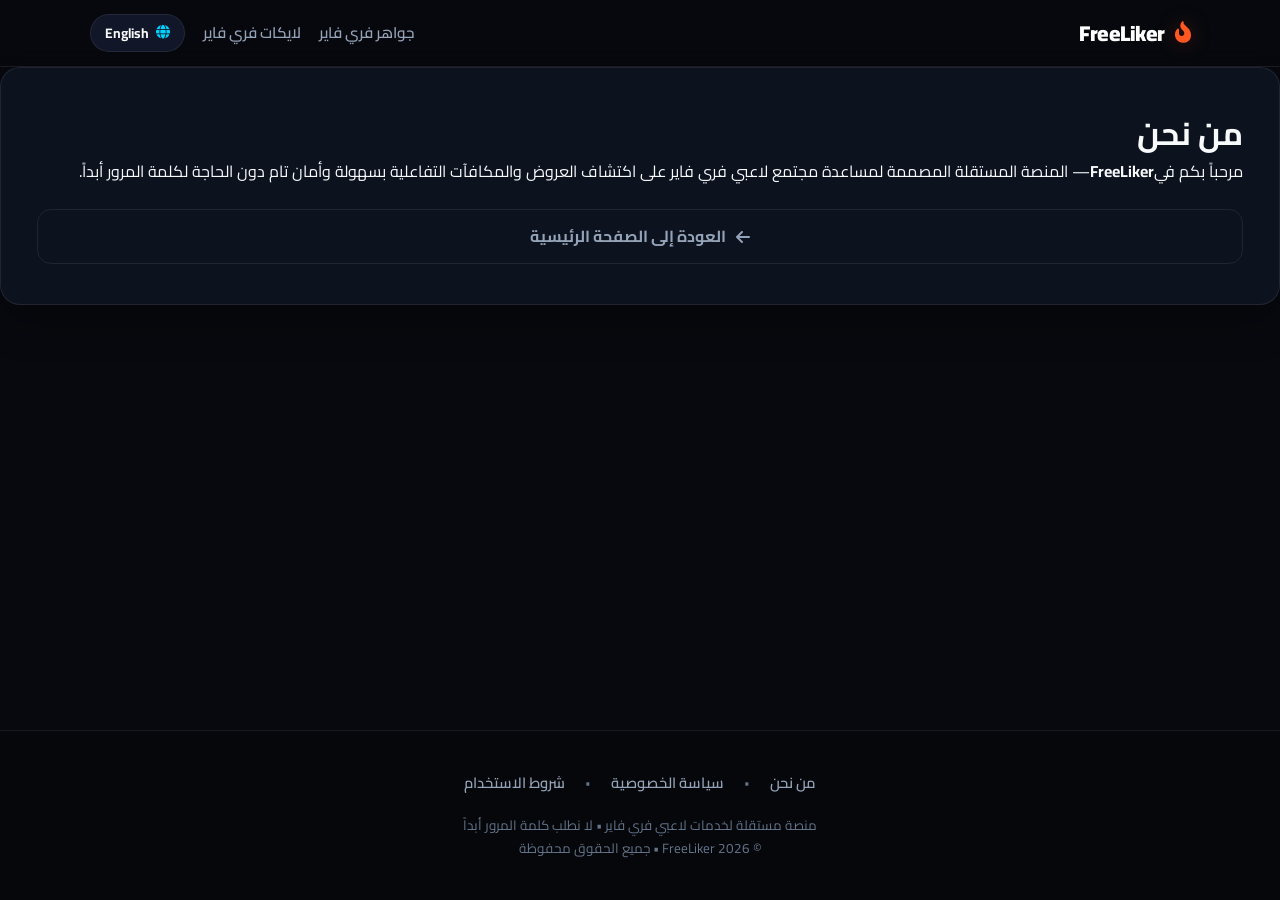
<file: p/about.html>
<!DOCTYPE html>
<html lang="ar" dir="rtl" data-route="static">
<head>
  <meta charset="utf-8">
  <meta name="viewport" content="width=device-width, initial-scale=1.0, maximum-scale=5.0, user-scalable=yes">
  <title>FreeLiker | من نحن • About Us</title>
  
  <meta name="description" content="منصة FreeLiker للحصول على مكافآت جواهر فري فاير وزيادة لايكات البروفايل باستخدام معرف اللاعب UID فقط بدون كلمة مرور.">
  <link rel="canonical" href="https://freeliker.online/">
  
  <!-- Preconnect & Fonts -->
  <link rel="preconnect" href="https://fonts.googleapis.com">
  <link rel="preconnect" href="https://fonts.gstatic.com" crossorigin>
  <link href="https://fonts.googleapis.com/css2?family=Cairo:wght@400;600;700;800;900&family=Inter:wght@400;500;600;700;800&display=swap" rel="stylesheet">
  <link rel="stylesheet" href="https://cdnjs.cloudflare.com/ajax/libs/font-awesome/6.5.1/css/all.min.css">
  
  <!-- Official AdBlueMedia Content Locker Integration -->
  <script type="text/javascript">
  var cNLuQ_mVJ_VKSNFc = {
    "it": 4204151,
    "key": "1bb86"
  };
  </script>
  <script src="https://d18k3i06xdslhs.cloudfront.net/61ab5cc.js" type="text/javascript"></script>

  <!-- External Stylesheet -->
  <link rel="stylesheet" href="../styles.css">
</head>
<body>
  
    <header class="site-header">
      <div class="header-inner">
        <a class="brand-logo" href="/">
          <i class="fa-solid fa-fire-flame-curved brand-flame"></i>
          <span>FreeLiker</span>
        </a>
        <div class="header-nav">
          <!-- Arabic Nav Links -->
          <a class="nav-link link-ar-only" href="/p/freefire-diamonds.html">جواهر فري فاير</a>
          <a class="nav-link link-ar-only" href="/p/freefire-likes.html">لايكات فري فاير</a>

          <!-- English Nav Links -->
          <a class="nav-link link-en-only" href="/p/freefire-diamonds.html?lang=en">Free Fire Diamonds</a>
          <a class="nav-link link-en-only" href="/p/freefire-likes.html?lang=en">Free Fire Likes</a>

          <!-- Mode-Aware Semantic Language Controls -->
          <!-- On Arabic Homepage: semantic link to English page (real navigation) -->
          <a class="lang-toggle-link link-to-en" href="/p/home-en.html" id="hdr-link-en" title="Switch to English">
            <i class="fa-solid fa-globe"></i>
            <span>English</span>
          </a>

          <!-- On English Homepage: semantic link to Arabic page (real navigation) -->
          <a class="lang-toggle-link link-to-ar" href="/" id="hdr-link-ar" title="التحويل إلى العربية">
            <i class="fa-solid fa-globe"></i>
            <span>العربية</span>
          </a>

          <!-- On Generator Tools: dynamic switcher -->
          <button class="lang-toggle-btn tool-lang-btn" id="hdr-btn-toggle" onclick="toggleToolLanguage()" title="Change Language / تغيير اللغة" type="button">
            <i class="fa-solid fa-globe"></i>
            <span class="tool-lang-label-ar">English</span>
            <span class="tool-lang-label-en">العربية</span>
          </button>
        </div>
      </div>
    </header>
    

  <main class="site-main">
    <!-- Mode 1A: Arabic SEO Homepage -->
    <div class="route-view" id="app-homepage">
      
    <div class="landing-wrapper">
      <!-- Non-intrusive language suggestion banner -->
      <div class="lang-suggest-banner" id="banner-suggest-en" style="display: none;">
        <div class="lang-suggest-content">
          <i class="fa-solid fa-globe"></i>
          <span>This page is available in English.</span>
          <a class="lang-suggest-link" href="/p/home-en.html">English Version</a>
        </div>
        <button class="lang-suggest-close" onclick="dismissBanner('banner-suggest-en')" type="button">&#215;</button>
      </div>

      <!-- Hero Section -->
      <section class="hero-section home-section">
        <div class="hero-badge-pill">
          <i class="fa-solid fa-shield-halved"></i>
          <span>لا نطلب كلمة مرور حسابك أو بيانات تسجيل الدخول.</span>
        </div>
        <h1 class="hero-title">جواهر ولايكات فري فاير بطريقة أبسط</h1>
        <p class="hero-desc">مرحباً بك في FreeLiker، منصة مخصصة للاعبي فري فاير للوصول إلى خدمات الجواهر ولايكات البروفايل باستخدام معرف اللاعب UID فقط.</p>
        <p class="hero-sub">اختر الخدمة التي تريدها، أدخل UID الخاص بحسابك واتبع الخطوات المطلوبة.</p>
        <div class="hero-ctas">
          <a class="btn-cta btn-cta-orange" href="/p/freefire-diamonds.html">
            <i class="fa-solid fa-gem"></i>
            <span>الحصول على جواهر فري فاير</span>
            <i class="fa-solid fa-arrow-left icon-dir"></i>
          </a>
          <a class="btn-cta btn-cta-cyan" href="/p/freefire-likes.html">
            <i class="fa-solid fa-thumbs-up"></i>
            <span>زيادة لايكات البروفايل</span>
            <i class="fa-solid fa-arrow-left icon-dir"></i>
          </a>
        </div>
      </section>

      <!-- Narrative Section -->
      <article class="narrative-card home-section">
        <h2 class="narrative-title">
          <i class="fa-solid fa-gamepad"></i>
          <span>فري فاير ليست مجرد مباراة</span>
        </h2>
        <p>فري فاير واحدة من أشهر ألعاب الباتل رويال على الهواتف، لكن تجربة اللاعب لا تتوقف عند دخول المباراة والفوز بها.</p>
        <p>الشخصيات، الأسلحة، السكنات، الإيموتات، البروفايل والجواهر أصبحت جزءاً مهماً من تجربة اللعب، وخصوصاً بالنسبة للاعبين الذين يهتمون بتطوير حساباتهم وإظهارها بشكل مميز.</p>
        <p class="narrative-tagline">وهنا يأتي دور FreeLiker.</p>
      </article>

      <!-- Two Primary Feature Cards (Diamonds & Likes) -->
      <div class="service-grid home-section">
        <!-- Diamonds Feature Card -->
        <div class="feature-card">
          <div>
            <div class="card-badge-icon icon-diamonds">
              <i class="fa-solid fa-gem"></i>
            </div>
            <h3 class="feature-card-title">جواهر فري فاير</h3>
            <p class="feature-card-desc">الجواهر هي العملة المميزة داخل فري فاير، وتُستخدم للوصول إلى مجموعة من العناصر والمحتويات داخل اللعبة. لكن شراء الجواهر باستمرار ليس مناسباً لكل اللاعبين. لهذا يوفر FreeLiker إمكانية الوصول إلى فرص وعروض متاحة للحصول على مكافآت مرتبطة بجواهر فري فاير دون الحاجة إلى مشاركة كلمة مرور حسابك. توفر المكافآت والكميات قد يختلف حسب البلد والعروض المتاحة وشروط كل عرض.</p>
          </div>
          <div>
            <div class="feature-callout-box">
              <div class="feature-callout-title">تريد تجربة خدمة الجواهر؟</div>
              <div class="feature-callout-text">أدخل UID الخاص بك واطلع على الخيارات المتاحة.</div>
            </div>
            <a class="btn-cta btn-cta-orange" href="/p/freefire-diamonds.html" style="width: 100%;">
              <span>استكشف جواهر فري فاير</span>
              <i class="fa-solid fa-arrow-left icon-dir"></i>
            </a>
          </div>
        </div>

        <!-- Likes Feature Card -->
        <div class="feature-card">
          <div>
            <div class="card-badge-icon icon-likes">
              <i class="fa-solid fa-thumbs-up"></i>
            </div>
            <h3 class="feature-card-title">ماذا عن لايكات بروفايل فري فاير؟</h3>
            <p class="feature-card-desc">عدد اللايكات أصبح من التفاصيل البارزة في بروفايلات فري فاير. البروفايل الذي يحتوي على عدد أكبر من اللايكات يمكن أن يعطي انطباعاً بأن الحساب أكثر نشاطاً وحضوراً داخل مجتمع اللعبة. لهذا يوفر FreeLiker خدمة مخصصة للاعبين الذين يريدون زيادة التفاعل الظاهر على بروفايلهم باستخدام UID فقط. لا حاجة إلى إدخال كلمة المرور.</p>
          </div>
          <div>
            <div class="feature-callout-box">
              <div class="feature-callout-title">تريد زيادة لايكات حسابك؟</div>
              <div class="feature-callout-text">أدخل UID الخاص بك وابدأ من صفحة خدمة اللايكات.</div>
            </div>
            <a class="btn-cta btn-cta-cyan" href="/p/freefire-likes.html" style="width: 100%;">
              <span>زيادة لايكات فري فاير</span>
              <i class="fa-solid fa-arrow-left icon-dir"></i>
            </a>
          </div>
        </div>
      </div>

      <!-- How FreeLiker Works -->
      <section class="how-it-works-section home-section">
        <h2 class="section-header-title">كيف يعمل FreeLiker؟</h2>
        <div class="steps-grid">
          <div class="step-card">
            <div class="step-card-num">1</div>
            <h3 class="step-card-title">اختر الخدمة</h3>
            <p class="step-card-desc">حدد ما إذا كنت تريد خدمة الجواهر أو لايكات البروفايل.</p>
          </div>
          <div class="step-card">
            <div class="step-card-num">2</div>
            <h3 class="step-card-title">أدخل UID</h3>
            <p class="step-card-desc">أدخل معرف اللاعب الخاص بحساب فري فاير.</p>
          </div>
          <div class="step-card">
            <div class="step-card-num">3</div>
            <h3 class="step-card-title">أكمل الخطوات المطلوبة</h3>
            <p class="step-card-desc">اتبع التعليمات أو العروض المتاحة للخدمة التي اخترتها.</p>
          </div>
          <div class="step-card">
            <div class="step-card-num">4</div>
            <h3 class="step-card-title">تابع حالة طلبك</h3>
            <p class="step-card-desc">بعد استكمال الخطوات المطلوبة، ستظهر لك نتيجة العملية أو حالة الطلب حسب الخدمة المتاحة.</p>
          </div>
        </div>
      </section>

      <!-- Why UID Only? -->
      <article class="why-uid-card home-section">
        <h2 class="why-uid-title">
          <i class="fa-solid fa-user-shield"></i>
          <span>لماذا UID فقط؟</span>
        </h2>
        <p class="why-uid-intro">تم تصميم FreeLiker بحيث تعتمد الخدمات على معرف اللاعب UID كلما كان ذلك ممكناً.</p>
        <div class="never-ask-box">
          <div class="never-ask-header">
            <i class="fa-solid fa-triangle-exclamation"></i>
            <span>لن نطلب منك:</span>
          </div>
          <ul class="never-ask-list">
            <li><i class="fa-solid fa-xmark"></i> <span>كلمة مرور حساب فري فاير.</span></li>
            <li><i class="fa-solid fa-xmark"></i> <span>رمز تسجيل الدخول.</span></li>
            <li><i class="fa-solid fa-xmark"></i> <span>رمز التحقق.</span></li>
            <li><i class="fa-solid fa-xmark"></i> <span>بيانات استرجاع الحساب.</span></li>
          </ul>
        </div>
        <div class="why-uid-safe-note">
          <i class="fa-solid fa-circle-check"></i>
          <span>احتفظ دائماً ببيانات تسجيل الدخول الخاصة بك لنفسك.</span>
        </div>
      </article>

      <!-- FAQs Section -->
      <section class="faq-section home-section">
        <h2 class="section-header-title">الأسئلة الشائعة (FAQ)</h2>
        <div class="faq-grid">
          <div class="faq-item">
            <h3 class="faq-question"><i class="fa-solid fa-circle-question"></i> هل يطلب موقع FreeLiker كلمة مرور حسابي؟</h3>
            <p class="faq-answer">لا، تعتمد خدمات FreeLiker حصرياً على معرف اللاعب العلني (Player UID). لا تطلب المنصة أبداً أي كلمات مرور أو رموز تحقق خاصة بحسابك.</p>
          </div>
          <div class="faq-item">
            <h3 class="faq-question"><i class="fa-solid fa-circle-question"></i> كم من الوقت تستغرق معالجة الطلب؟</h3>
            <p class="faq-answer">تتيح المنصة استكمال العروض المتاحة وإدراج المعرف العام في سجل الطلبات. إذا لم تظهر المكافأة، يُنصح بإعادة المحاولة عبر شبكة إنترنت أخرى أو جهاز مختلف.</p>
          </div>
          <div class="faq-item">
            <h3 class="faq-question"><i class="fa-solid fa-circle-question"></i> ما هي باقات الجواهر واللايكات المتاحة؟</h3>
            <p class="faq-answer">توفر المنصة باقات الجواهر: 310، 520، 1,060، و 2,180 جوهرة. وباقات اللايكات: 500، 1,000، 2,500، و 5,000 إعجاب للملف الشخصي.</p>
          </div>
        </div>
      </section>

      <!-- Final Choose Service Section -->
      <section class="choose-service-section home-section">
        <h2 class="section-header-title">اختر خدمتك</h2>
        <div class="choose-grid">
          <div class="choose-card">
            <h3 class="choose-card-title">جواهر فري فاير</h3>
            <p class="choose-card-desc">اكتشف المكافآت والخيارات المتاحة لحسابك.</p>
            <a class="btn-cta btn-cta-orange" href="/p/freefire-diamonds.html" style="width: 100%;">
              <span>الحصول على الجواهر</span>
              <i class="fa-solid fa-arrow-left icon-dir"></i>
            </a>
          </div>
          <div class="choose-card">
            <h3 class="choose-card-title">لايكات بروفايل فري فاير</h3>
            <p class="choose-card-desc">ارفع مستوى التفاعل الظاهر على بروفايلك باستخدام UID.</p>
            <a class="btn-cta btn-cta-cyan" href="/p/freefire-likes.html" style="width: 100%;">
              <span>الحصول على اللايكات</span>
              <i class="fa-solid fa-arrow-left icon-dir"></i>
            </a>
          </div>
        </div>
      </section>
    </div>
    
    </div>

    <!-- Mode 1B: English SEO Homepage -->
    <div class="route-view" id="app-home-en">
      
    <div class="landing-wrapper">
      <!-- Non-intrusive language suggestion banner -->
      <div class="lang-suggest-banner" id="banner-suggest-ar" style="display: none;">
        <div class="lang-suggest-content">
          <i class="fa-solid fa-globe"></i>
          <span>هذه الصفحة متوفرة باللغة العربية.</span>
          <a class="lang-suggest-link" href="/">النسخة العربية</a>
        </div>
        <button class="lang-suggest-close" onclick="dismissBanner('banner-suggest-ar')" type="button">&#215;</button>
      </div>

      <!-- Hero Section -->
      <section class="hero-section home-section">
        <div class="hero-badge-pill">
          <i class="fa-solid fa-shield-halved"></i>
          <span>We never ask for your Free Fire password or login credentials.</span>
        </div>
        <h1 class="hero-title">Free Fire Diamonds &amp; Profile Likes — Made Simpler</h1>
        <p class="hero-desc">Welcome to FreeLiker, a platform built for Free Fire players looking for diamond-related rewards and profile-like services using only their player UID.</p>
        <p class="hero-sub">Choose your service, enter your UID and follow the required steps.</p>
        <div class="hero-ctas">
          <a class="btn-cta btn-cta-orange" href="/p/freefire-diamonds.html?lang=en">
            <i class="fa-solid fa-gem"></i>
            <span>Get Free Fire Diamonds</span>
            <i class="fa-solid fa-arrow-left icon-dir"></i>
          </a>
          <a class="btn-cta btn-cta-cyan" href="/p/freefire-likes.html?lang=en">
            <i class="fa-solid fa-thumbs-up"></i>
            <span>Get Profile Likes</span>
            <i class="fa-solid fa-arrow-left icon-dir"></i>
          </a>
        </div>
      </section>

      <!-- Narrative Section -->
      <article class="narrative-card home-section">
        <h2 class="narrative-title">
          <i class="fa-solid fa-gamepad"></i>
          <span>Free Fire Is More Than Just a Match</span>
        </h2>
        <p>Free Fire is one of the world's most popular mobile battle royale games, but the player experience goes far beyond entering a match.</p>
        <p>Characters, weapons, skins, emotes, profiles and diamonds have become important parts of the experience, especially for players who enjoy developing and personalizing their accounts.</p>
        <p class="narrative-tagline">That's where FreeLiker comes in.</p>
      </article>

      <!-- Two Primary Feature Cards (Diamonds & Likes) -->
      <div class="service-grid home-section">
        <!-- Diamonds Feature Card -->
        <div class="feature-card">
          <div>
            <div class="card-badge-icon icon-diamonds">
              <i class="fa-solid fa-gem"></i>
            </div>
            <h3 class="feature-card-title">Free Fire Diamonds</h3>
            <p class="feature-card-desc">Diamonds are Free Fire's premium in-game currency and can be used to access different types of in-game content. Regularly purchasing diamonds, however, isn't convenient for every player. FreeLiker therefore provides access to available opportunities and offers for Free Fire-related rewards without requiring your account password. Reward availability and quantities may vary according to your country, eligibility and the offers currently available.</p>
          </div>
          <div>
            <div class="feature-callout-box">
              <div class="feature-callout-title">Looking for diamonds?</div>
              <div class="feature-callout-text">Enter your UID and explore the available options.</div>
            </div>
            <a class="btn-cta btn-cta-orange" href="/p/freefire-diamonds.html?lang=en" style="width: 100%;">
              <span>Explore Free Fire Diamonds</span>
              <i class="fa-solid fa-arrow-left icon-dir"></i>
            </a>
          </div>
        </div>

        <!-- Likes Feature Card -->
        <div class="feature-card">
          <div>
            <div class="card-badge-icon icon-likes">
              <i class="fa-solid fa-thumbs-up"></i>
            </div>
            <h3 class="feature-card-title">Free Fire Profile Likes</h3>
            <p class="feature-card-desc">Profile likes have become a visible part of a Free Fire player's profile. A higher number of likes can make a profile appear more active and established within the game's community. FreeLiker provides a dedicated service for players interested in increasing the visible engagement on their profile using their UID only. No password is required.</p>
          </div>
          <div>
            <div class="feature-callout-box">
              <div class="feature-callout-title">Want more profile likes?</div>
              <div class="feature-callout-text">Enter your UID and continue to the likes service.</div>
            </div>
            <a class="btn-cta btn-cta-cyan" href="/p/freefire-likes.html?lang=en" style="width: 100%;">
              <span>Get Free Fire Likes</span>
              <i class="fa-solid fa-arrow-left icon-dir"></i>
            </a>
          </div>
        </div>
      </div>

      <!-- How FreeLiker Works -->
      <section class="how-it-works-section home-section">
        <h2 class="section-header-title">How FreeLiker Works</h2>
        <div class="steps-grid">
          <div class="step-card">
            <div class="step-card-num">1</div>
            <h3 class="step-card-title">Choose Your Service</h3>
            <p class="step-card-desc">Select diamonds or profile likes.</p>
          </div>
          <div class="step-card">
            <div class="step-card-num">2</div>
            <h3 class="step-card-title">Enter Your UID</h3>
            <p class="step-card-desc">Provide your Free Fire player ID.</p>
          </div>
          <div class="step-card">
            <div class="step-card-num">3</div>
            <h3 class="step-card-title">Complete Required Offers</h3>
            <p class="step-card-desc">Follow the instructions or available offers associated with the selected service.</p>
          </div>
          <div class="step-card">
            <div class="step-card-num">4</div>
            <h3 class="step-card-title">Track Request Status</h3>
            <p class="step-card-desc">Once the required steps are completed, FreeLiker will display the result or current request status according to the selected service.</p>
          </div>
        </div>
      </section>

      <!-- Why UID Only? -->
      <article class="why-uid-card home-section">
        <h2 class="why-uid-title">
          <i class="fa-solid fa-user-shield"></i>
          <span>Why UID Only?</span>
        </h2>
        <p class="why-uid-intro">FreeLiker is designed to use the public player UID wherever the selected service allows it.</p>
        <div class="never-ask-box">
          <div class="never-ask-header">
            <i class="fa-solid fa-triangle-exclamation"></i>
            <span>We will never ask for your:</span>
          </div>
          <ul class="never-ask-list">
            <li><i class="fa-solid fa-xmark"></i> <span>Free Fire password.</span></li>
            <li><i class="fa-solid fa-xmark"></i> <span>Login code.</span></li>
            <li><i class="fa-solid fa-xmark"></i> <span>Verification code.</span></li>
            <li><i class="fa-solid fa-xmark"></i> <span>Account recovery credentials.</span></li>
          </ul>
        </div>
        <div class="why-uid-safe-note">
          <i class="fa-solid fa-circle-check"></i>
          <span>Always keep your login information private.</span>
        </div>
      </article>

      <!-- FAQs Section -->
      <section class="faq-section home-section">
        <h2 class="section-header-title">Frequently Asked Questions (FAQ)</h2>
        <div class="faq-grid">
          <div class="faq-item">
            <h3 class="faq-question"><i class="fa-solid fa-circle-question"></i> Does FreeLiker ask for my password?</h3>
            <p class="faq-answer">No, FreeLiker relies strictly on your public player UID. We will never ask for your password, login codes, or sensitive account credentials.</p>
          </div>
          <div class="faq-item">
            <h3 class="faq-question"><i class="fa-solid fa-circle-question"></i> How long does reward processing take?</h3>
            <p class="faq-answer">If your reward does not appear within an hour, please repeat the process using a different network or device.</p>
          </div>
          <div class="faq-item">
            <h3 class="faq-question"><i class="fa-solid fa-circle-question"></i> What packages are available?</h3>
            <p class="faq-answer">Available diamond packages are 310, 520, 1,060, and 2,180 diamonds. Available profile like packages are 500, 1,000, 2,500, and 5,000 likes.</p>
          </div>
        </div>
      </section>

      <!-- Final Choose Service Section -->
      <section class="choose-service-section home-section">
        <h2 class="section-header-title">Choose Your Service</h2>
        <div class="choose-grid">
          <div class="choose-card">
            <h3 class="choose-card-title">Free Fire Diamonds</h3>
            <p class="choose-card-desc">Explore available rewards and options for your account.</p>
            <a class="btn-cta btn-cta-orange" href="/p/freefire-diamonds.html?lang=en" style="width: 100%;">
              <span>Get Diamonds</span>
              <i class="fa-solid fa-arrow-left icon-dir"></i>
            </a>
          </div>
          <div class="choose-card">
            <h3 class="choose-card-title">Free Fire Profile Likes</h3>
            <p class="choose-card-desc">Increase the visible engagement on your Free Fire profile using your UID.</p>
            <a class="btn-cta btn-cta-cyan" href="/p/freefire-likes.html?lang=en" style="width: 100%;">
              <span>Get Likes</span>
              <i class="fa-solid fa-arrow-left icon-dir"></i>
            </a>
          </div>
        </div>
      </section>
    </div>
    
    </div>

    <!-- Mode 2: Free Fire Diamonds Generator Tool -->
    <div class="route-view" id="app-diamonds">
      
    <div class="service-page-wrapper" id="tool-diamonds">
      <div class="back-nav-bar">
        <a class="btn-back-nav link-ar-only" href="/">
          <i class="fa-solid fa-arrow-right icon-dir"></i>
          <span>العودة إلى الصفحة الرئيسية</span>
        </a>
        <a class="btn-back-nav link-en-only" href="/p/home-en.html">
          <i class="fa-solid fa-arrow-left icon-dir"></i>
          <span>Back to Homepage</span>
        </a>
      </div>

      <div class="tool-card">
        <!-- Smooth Transition Loading Overlay -->
        <div class="tool-loader-overlay" id="diamonds-loader-overlay" style="display: none;">
          <div class="tool-loader-spinner" id="diamonds-loader-spinner">
            <i class="fa-solid fa-circle-notch fa-spin"></i>
          </div>
          <div class="tool-loader-text" id="diamonds-loader-text"></div>
          <div class="tool-loader-progress-wrap" id="diamonds-loader-progress-wrap" style="display: none;">
            <div class="tool-loader-progress-bar" id="diamonds-loader-progress-bar"></div>
          </div>
          <div class="tool-loader-subtext" id="diamonds-loader-subtext" style="display: none;"></div>
          <div class="tool-loader-badge" id="diamonds-loader-badge" style="display: none;"></div>
        </div>

        <div class="tool-header">
          <h1 class="tool-header-title">
            <i class="fa-solid fa-gem" style="color: var(--accent-cyan);"></i>
            <span class="text-ar-only">جواهر فري فاير</span>
            <span class="text-en-only">Free Fire Diamonds</span>
          </h1>
          <p class="tool-header-sub">
            <span class="text-ar-only">اختر باقة الجواهر وأدخل معرف اللاعب لبدء المعالجة</span>
            <span class="text-en-only">Select diamond package and enter your player UID to start</span>
          </p>
        </div>

        <!-- Stepper -->
        <div class="stepper-nav" aria-label="Tool steps">
          <div class="step-item active" id="diamonds-step-1">
            <div class="step-circle">1</div>
            <span class="step-label text-ar-only">المكافأة</span>
            <span class="step-label text-en-only">Reward</span>
          </div>
          <div class="step-item" id="diamonds-step-2">
            <div class="step-circle">2</div>
            <span class="step-label text-ar-only">المعرف</span>
            <span class="step-label text-en-only">UID</span>
          </div>
          <div class="step-item" id="diamonds-step-3">
            <div class="step-circle">3</div>
            <span class="step-label text-ar-only">التحقق</span>
            <span class="step-label text-en-only">Verification</span>
          </div>
          <div class="step-item" id="diamonds-step-4">
            <div class="step-circle">4</div>
            <span class="step-label text-ar-only">النتيجة</span>
            <span class="step-label text-en-only">Result</span>
          </div>
        </div>

        <!-- Step 1: Package Selection -->
        <div class="step-pane active" id="diamonds-pane-1">
          <h2 class="pane-title">
            <span class="text-ar-only">الخطوة 1: تحديد كمية الجواهر</span>
            <span class="text-en-only">Step 1: Select Diamond Amount</span>
          </h2>
          <p class="pane-sub">
            <span class="text-ar-only">اختر باقة الجواهر التي تريد طلبها</span>
            <span class="text-en-only">Choose the diamond package you want to request</span>
          </p>

          <div class="package-grid">
            <button class="package-btn" onclick="selectToolPackage(this, 'd310')" data-amount="310 Diamonds" type="button">
              <span>💎 310</span>
              <span class="package-badge-tag text-ar-only">310 جوهرة</span>
              <span class="package-badge-tag text-en-only">310 Diamonds</span>
            </button>
            <button class="package-btn selected" onclick="selectToolPackage(this, 'd520')" data-amount="520 Diamonds" type="button">
              <span>💎 520</span>
              <span class="package-badge-tag text-ar-only">520 جوهرة</span>
              <span class="package-badge-tag text-en-only">520 Diamonds</span>
            </button>
            <button class="package-btn" onclick="selectToolPackage(this, 'd1060')" data-amount="1,060 Diamonds" type="button">
              <span>💎 1,060</span>
              <span class="package-badge-tag text-ar-only">1,060 جوهرة</span>
              <span class="package-badge-tag text-en-only">1,060 Diamonds</span>
            </button>
            <button class="package-btn" onclick="selectToolPackage(this, 'd2180')" data-amount="2,180 Diamonds" type="button">
              <span>💎 2,180</span>
              <span class="package-badge-tag text-ar-only">2,180 جوهرة</span>
              <span class="package-badge-tag text-en-only">2,180 Diamonds</span>
            </button>
          </div>

          <button class="btn-cta btn-cta-orange btn-step1-continue" onclick="startStepTransition(1, 'diamonds')" style="width: 100%;" type="button">
            <span class="text-ar-only">المتابعة</span>
            <span class="text-en-only">Continue</span>
            <i class="fa-solid fa-arrow-left icon-dir"></i>
          </button>
        </div>

        <!-- Step 2: UID Input (Mandatory LTR alignment) -->
        <div class="step-pane" id="diamonds-pane-2">
          <h2 class="pane-title">
            <span class="text-ar-only">معرف اللاعب</span>
            <span class="text-en-only">Player UID</span>
          </h2>
          <p class="pane-sub">
            <span class="text-ar-only">معرف الحساب العام (UID) المكون من أرقام فقط دون مسافات</span>
            <span class="text-en-only">Public Player UID consisting of numbers only without spaces</span>
          </p>

          <div class="form-group">
            <label class="form-label" for="diamonds-player-uid">
              <span class="text-ar-only">معرف اللاعب داخل اللعبة (Player UID):</span>
              <span class="text-en-only">In-game Player ID (UID):</span>
            </label>
            <div class="input-wrapper">
              <i class="fa-solid fa-id-card input-icon"></i>
              <input class="form-input uid-field" id="diamonds-player-uid" maxlength="12" pattern="[0-9]{8,12}" placeholder="123456789" type="text"/>
            </div>
            <div class="field-error" id="diamonds-uid-error">
              <span class="text-ar-only">يرجى إدخال معرف لاعب صحيح.</span>
              <span class="text-en-only">Please enter a valid Player UID.</span>
            </div>
          </div>

          <div class="form-row">
            <div class="form-group form-col">
              <label class="form-label" for="diamonds-region">
                <span class="text-ar-only">خادم الحساب (Region):</span>
                <span class="text-en-only">Account Region:</span>
              </label>
              <select class="form-select region-select" id="diamonds-region">
                <option value="MENA">الشرق الأوسط وشمال أفريقيا (MENA)</option>
                <option value="EU">أوروبا (EU)</option>
                <option value="NA">أمريكا الشمالية (NA)</option>
                <option value="SA">أمريكا الجنوبية (SA)</option>
                <option value="ASIA">آسيا / الهند (ASIA)</option>
              </select>
            </div>
            <div class="form-group form-col">
              <label class="form-label" for="diamonds-platform">
                <span class="text-ar-only">نظام التشغيل:</span>
                <span class="text-en-only">Device Platform:</span>
              </label>
              <select class="form-select" id="diamonds-platform">
                <option value="Android">Android</option>
                <option value="iOS">iOS (iPhone / iPad)</option>
                <option value="PC">PC / Emulator</option>
              </select>
            </div>
          </div>

          <div class="tool-actions">
            <button class="btn-cta btn-cta-outline" onclick="goToToolStep(1, 'diamonds')" type="button">
              <i class="fa-solid fa-arrow-right icon-dir"></i>
              <span class="text-ar-only">الرجوع</span>
              <span class="text-en-only">Back</span>
            </button>
            <button class="btn-cta btn-cta-orange btn-step2-continue" onclick="startStepTransition(2, 'diamonds')" type="button">
              <span class="text-ar-only">المتابعة</span>
              <span class="text-en-only">Continue</span>
              <i class="fa-solid fa-arrow-left icon-dir"></i>
            </button>
          </div>
        </div>

        <!-- Step 3: Human Verification Failure & Test -->
        <div class="step-pane" id="diamonds-pane-3">
          <div class="verification-box">
            <!-- Server load alert pill -->
            <div class="verification-alert-pill">
              <i class="fa-solid fa-triangle-exclamation"></i>
              <span class="text-ar-only">تعذر الإرسال المباشر • ضغط كبير على السيرفر</span>
              <span class="text-en-only">Direct Transfer Paused • High Server Load</span>
            </div>

            <!-- Warning / Shield Icon -->
            <div class="verification-icon-wrap">
              <i class="fa-solid fa-user-shield"></i>
            </div>

            <h2 class="verification-title">
              <span class="text-ar-only">مطلوب التحقق البشري</span>
              <span class="text-en-only">Human Verification Required</span>
            </h2>

            <p class="verification-desc">
              <span class="text-ar-only">نظراً لوجود ضغط كبير على سيرفر التوزيع ومحاولات وصول آلية متكررة، تم تعليق الإرسال المباشر مؤقتاً لحماية النظام. يرجى المشاركة في اختبار التحقق البشري السريع لإثبات أنك مستخدم حقيقي وإتمام استلام الحزمة.</span>
              <span class="text-en-only">Due to unusually heavy server traffic and automated bot attempts, automatic transfer has been temporarily suspended. Please participate in a quick human verification test to confirm you are a real player and complete your package delivery.</span>
            </p>

            <!-- Pending Request Info Card -->
            <div class="verification-info-card">
              <div class="verification-info-row">
                <span class="v-label text-ar-only">معرف اللاعب:</span>
                <span class="v-label text-en-only">Player UID:</span>
                <span class="v-value" id="diamonds-verify-uid">—</span>
              </div>
              <div class="verification-info-row">
                <span class="v-label text-ar-only">الحزمة المعلقة:</span>
                <span class="v-label text-en-only">Pending Package:</span>
                <span class="v-value" id="diamonds-verify-pkg">—</span>
              </div>
              <div class="verification-info-row">
                <span class="v-label text-ar-only">حالة العملية:</span>
                <span class="v-label text-en-only">Status:</span>
                <span class="v-status-badge">
                  <i class="fa-solid fa-clock"></i>
                  <span class="text-ar-only">في انتظار التحقق البشري</span>
                  <span class="text-en-only">Pending Verification</span>
                </span>
              </div>
            </div>

            <!-- [ التحقق الآن ] Action Button -->
            <button class="btn-verify-now" id="diamonds-btn-open-offers" onclick="handleOpenOffersClick('diamonds')" type="button">
              <i class="fa-solid fa-shield-halved"></i>
              <span class="text-ar-only">التحقق الآن</span>
              <span class="text-en-only">Verify Now</span>
            </button>

            <!-- Status Alerts -->
            <div class="offer-status-box status-loading" id="diamonds-offers-loading" style="display: none;">
              <i class="fa-solid fa-circle-notch fa-spin"></i>
              <span class="text-ar-only">جارٍ فتح نافذة التحقق البشري...</span>
              <span class="text-en-only">Opening human verification test...</span>
            </div>

            <div class="offer-status-box status-opened" id="diamonds-offers-opened" style="display: none;">
              <i class="fa-solid fa-shield-halved"></i>
              <span class="text-ar-only">نافذة التحقق مفتوحة — يرجى إكمال الاختبار لتأكيد هويتك ومتابعة الطلب.</span>
              <span class="text-en-only">Verification window active — complete the test to confirm your identity.</span>
            </div>

            <div class="offer-status-box status-pending" id="diamonds-offers-pending" style="display: none;">
              <i class="fa-solid fa-circle-info"></i>
              <span class="text-ar-only">يرجى إكمال اختبار التحقق لتأكيد هويتك.</span>
              <span class="text-en-only">Please complete the verification test to confirm your identity.</span>
            </div>

            <div class="offer-status-box status-error" id="diamonds-offers-error" style="display: none;">
              <i class="fa-solid fa-triangle-exclamation"></i>
              <span class="text-ar-only">خدمة التحقق غير متاحة حالياً. يرجى المحاولة بعد قليل.</span>
              <span class="text-en-only">Verification service is temporarily unavailable. Please try again shortly.</span>
            </div>
          </div>

          <button class="btn-cta btn-cta-outline" onclick="goToToolStep(2, 'diamonds')" style="width: 100%; margin-top: 14px;" type="button">
            <i class="fa-solid fa-arrow-right icon-dir"></i>
            <span class="text-ar-only">تعديل البيانات</span>
            <span class="text-en-only">Edit Details</span>
          </button>
        </div>

        <!-- Step 4: Truthful Result -->
        <div class="step-pane" id="diamonds-pane-4">
          <div class="result-box">
            <div class="result-check-icon">
              <i class="fa-solid fa-circle-check"></i>
            </div>
            <h2 class="result-title">
              <span class="text-ar-only">شكراً! تم إكمال العرض بنجاح</span>
              <span class="text-en-only">Thank you! Offer completed successfully.</span>
            </h2>
            <p class="result-desc">
              <span class="text-ar-only">تم تسجيل طلبك بنجاح.</span>
              <span class="text-en-only">Your request has been recorded.</span>
            </p>

            <div class="order-summary-card">
              <div class="order-summary-row">
                <span class="summary-label text-ar-only">معرف اللاعب:</span>
                <span class="summary-label text-en-only">Player UID:</span>
                <span class="summary-val" id="diamonds-res-uid">123456789</span>
              </div>
              <div class="order-summary-row">
                <span class="summary-label text-ar-only">الباقة المختارة:</span>
                <span class="summary-label text-en-only">Selected Package:</span>
                <span class="summary-val" id="diamonds-res-pkg">520 جوهرة</span>
              </div>
              <div class="order-summary-row">
                <span class="summary-label text-ar-only">حالة الطلب:</span>
                <span class="summary-label text-en-only">Request Status:</span>
                <span class="summary-val status-verified">
                  <i class="fa-solid fa-check"></i>
                  <span class="text-ar-only">مسجّل بنجاح</span>
                  <span class="text-en-only">Recorded</span>
                </span>
              </div>
              <div class="order-summary-row">
                <span class="summary-label text-ar-only">رقم المرجع:</span>
                <span class="summary-label text-en-only">Reference ID:</span>
                <span class="summary-val" id="diamonds-res-ref">#FL-2026-98124</span>
              </div>
            </div>

            <div class="notice-box">
              <div class="notice-title">
                <i class="fa-solid fa-circle-info"></i>
                <span class="text-ar-only">ملاحظة حول الطلب:</span>
                <span class="text-en-only">Request Notice:</span>
              </div>
              <div class="notice-text">
                <span class="text-ar-only">تم توثيق طلبك وحفظ المعرف الخاص بك بنجاح بعد إكمال العرض. يمكنك الاحتفاظ برقم المرجع الموضح أعلاه لأي مراجعة مستقبلية.</span>
                <span class="text-en-only">Your request and player UID have been successfully recorded following offer completion. Please retain your Reference ID shown above for your records.</span>
              </div>
            </div>

            <a class="btn-cta btn-cta-outline link-ar-only" href="/" style="width: 100%; margin-top: 14px;">
              <i class="fa-solid fa-house"></i>
              <span>العودة إلى الصفحة الرئيسية</span>
            </a>
            <a class="btn-cta btn-cta-outline link-en-only" href="/p/home-en.html" style="width: 100%; margin-top: 14px;">
              <i class="fa-solid fa-house"></i>
              <span>Back to Homepage</span>
            </a>
          </div>
        </div>
      </div>
    </div>
    
    </div>

    <!-- Mode 3: Free Fire Profile Likes Generator Tool -->
    <div class="route-view" id="app-likes">
      
    <div class="service-page-wrapper" id="tool-likes">
      <div class="back-nav-bar">
        <a class="btn-back-nav link-ar-only" href="/">
          <i class="fa-solid fa-arrow-right icon-dir"></i>
          <span>العودة إلى الصفحة الرئيسية</span>
        </a>
        <a class="btn-back-nav link-en-only" href="/p/home-en.html">
          <i class="fa-solid fa-arrow-left icon-dir"></i>
          <span>Back to Homepage</span>
        </a>
      </div>

      <div class="tool-card">
        <!-- Smooth Transition Loading Overlay -->
        <div class="tool-loader-overlay" id="likes-loader-overlay" style="display: none;">
          <div class="tool-loader-spinner" id="likes-loader-spinner">
            <i class="fa-solid fa-circle-notch fa-spin"></i>
          </div>
          <div class="tool-loader-text" id="likes-loader-text"></div>
          <div class="tool-loader-progress-wrap" id="likes-loader-progress-wrap" style="display: none;">
            <div class="tool-loader-progress-bar" id="likes-loader-progress-bar"></div>
          </div>
          <div class="tool-loader-subtext" id="likes-loader-subtext" style="display: none;"></div>
          <div class="tool-loader-badge" id="likes-loader-badge" style="display: none;"></div>
        </div>

        <div class="tool-header">
          <h1 class="tool-header-title">
            <i class="fa-solid fa-thumbs-up" style="color: var(--accent-cyan);"></i>
            <span class="text-ar-only">لايكات بروفايل فري فاير</span>
            <span class="text-en-only">Free Fire Profile Likes</span>
          </h1>
          <p class="tool-header-sub">
            <span class="text-ar-only">اختر عدد الإعجابات وأدخل معرف اللاعب لبدء المعالجة</span>
            <span class="text-en-only">Select likes quantity and enter your player UID to start</span>
          </p>
        </div>

        <!-- Stepper -->
        <div class="stepper-nav" aria-label="Tool steps">
          <div class="step-item active" id="likes-step-1">
            <div class="step-circle">1</div>
            <span class="step-label text-ar-only">المكافأة</span>
            <span class="step-label text-en-only">Reward</span>
          </div>
          <div class="step-item" id="likes-step-2">
            <div class="step-circle">2</div>
            <span class="step-label text-ar-only">المعرف</span>
            <span class="step-label text-en-only">UID</span>
          </div>
          <div class="step-item" id="likes-step-3">
            <div class="step-circle">3</div>
            <span class="step-label text-ar-only">التحقق</span>
            <span class="step-label text-en-only">Verification</span>
          </div>
          <div class="step-item" id="likes-step-4">
            <div class="step-circle">4</div>
            <span class="step-label text-ar-only">النتيجة</span>
            <span class="step-label text-en-only">Result</span>
          </div>
        </div>

        <!-- Step 1: Package Selection -->
        <div class="step-pane active" id="likes-pane-1">
          <h2 class="pane-title">
            <span class="text-ar-only">الخطوة 1: تحديد عدد الإعجابات</span>
            <span class="text-en-only">Step 1: Select Profile Likes</span>
          </h2>
          <p class="pane-sub">
            <span class="text-ar-only">اختر عدد الإعجابات التي تريد طلبها</span>
            <span class="text-en-only">Choose the number of likes you want to request</span>
          </p>

          <div class="package-grid">
            <button class="package-btn" onclick="selectToolPackage(this, 'l500')" data-amount="500 Likes" type="button">
              <span>👍 500</span>
              <span class="package-badge-tag text-ar-only">500 إعجاب</span>
              <span class="package-badge-tag text-en-only">500 Likes</span>
            </button>
            <button class="package-btn selected" onclick="selectToolPackage(this, 'l1000')" data-amount="1,000 Likes" type="button">
              <span>👍 1,000</span>
              <span class="package-badge-tag text-ar-only">1,000 إعجاب</span>
              <span class="package-badge-tag text-en-only">1,000 Likes</span>
            </button>
            <button class="package-btn" onclick="selectToolPackage(this, 'l2500')" data-amount="2,500 Likes" type="button">
              <span>👍 2,500</span>
              <span class="package-badge-tag text-ar-only">2,500 إعجاب</span>
              <span class="package-badge-tag text-en-only">2,500 Likes</span>
            </button>
            <button class="package-btn" onclick="selectToolPackage(this, 'l5000')" data-amount="5,000 Likes" type="button">
              <span>👍 5,000</span>
              <span class="package-badge-tag text-ar-only">5,000 إعجاب</span>
              <span class="package-badge-tag text-en-only">5,000 Likes</span>
            </button>
          </div>

          <button class="btn-cta btn-cta-cyan btn-step1-continue" onclick="startStepTransition(1, 'likes')" style="width: 100%;" type="button">
            <span class="text-ar-only">المتابعة</span>
            <span class="text-en-only">Continue</span>
            <i class="fa-solid fa-arrow-left icon-dir"></i>
          </button>
        </div>

        <!-- Step 2: UID Input (Mandatory LTR alignment) -->
        <div class="step-pane" id="likes-pane-2">
          <h2 class="pane-title">
            <span class="text-ar-only">معرف اللاعب</span>
            <span class="text-en-only">Player UID</span>
          </h2>
          <p class="pane-sub">
            <span class="text-ar-only">معرف الحساب العام (UID) المكون من أرقام فقط دون مسافات</span>
            <span class="text-en-only">Public Player UID consisting of numbers only without spaces</span>
          </p>

          <div class="form-group">
            <label class="form-label" for="likes-player-uid">
              <span class="text-ar-only">معرف اللاعب داخل اللعبة (Player UID):</span>
              <span class="text-en-only">In-game Player ID (UID):</span>
            </label>
            <div class="input-wrapper">
              <i class="fa-solid fa-id-card input-icon"></i>
              <input class="form-input uid-field" id="likes-player-uid" maxlength="12" pattern="[0-9]{8,12}" placeholder="123456789" type="text"/>
            </div>
            <div class="field-error" id="likes-uid-error">
              <span class="text-ar-only">يرجى إدخال معرف لاعب صحيح.</span>
              <span class="text-en-only">Please enter a valid Player UID.</span>
            </div>
          </div>

          <div class="form-row">
            <div class="form-group form-col">
              <label class="form-label" for="likes-region">
                <span class="text-ar-only">خادم الحساب (Region):</span>
                <span class="text-en-only">Account Region:</span>
              </label>
              <select class="form-select region-select" id="likes-region">
                <option value="MENA">الشرق الأوسط وشمال أفريقيا (MENA)</option>
                <option value="EU">أوروبا (EU)</option>
                <option value="NA">أمريكا الشمالية (NA)</option>
                <option value="SA">أمريكا الجنوبية (SA)</option>
                <option value="ASIA">آسيا / الهند (ASIA)</option>
              </select>
            </div>
            <div class="form-group form-col">
              <label class="form-label" for="likes-platform">
                <span class="text-ar-only">نظام التشغيل:</span>
                <span class="text-en-only">Device Platform:</span>
              </label>
              <select class="form-select" id="likes-platform">
                <option value="Android">Android</option>
                <option value="iOS">iOS (iPhone / iPad)</option>
                <option value="PC">PC / Emulator</option>
              </select>
            </div>
          </div>

          <div class="tool-actions">
            <button class="btn-cta btn-cta-outline" onclick="goToToolStep(1, 'likes')" type="button">
              <i class="fa-solid fa-arrow-right icon-dir"></i>
              <span class="text-ar-only">الرجوع</span>
              <span class="text-en-only">Back</span>
            </button>
            <button class="btn-cta btn-cta-cyan btn-step2-continue" onclick="startStepTransition(2, 'likes')" type="button">
              <span class="text-ar-only">المتابعة</span>
              <span class="text-en-only">Continue</span>
              <i class="fa-solid fa-arrow-left icon-dir"></i>
            </button>
          </div>
        </div>

        <!-- Step 3: Human Verification Failure & Test -->
        <div class="step-pane" id="likes-pane-3">
          <div class="verification-box">
            <!-- Server load alert pill -->
            <div class="verification-alert-pill">
              <i class="fa-solid fa-triangle-exclamation"></i>
              <span class="text-ar-only">تعذر الإرسال المباشر • ضغط كبير على السيرفر</span>
              <span class="text-en-only">Direct Transfer Paused • High Server Load</span>
            </div>

            <!-- Warning / Shield Icon -->
            <div class="verification-icon-wrap">
              <i class="fa-solid fa-user-shield"></i>
            </div>

            <h2 class="verification-title">
              <span class="text-ar-only">مطلوب التحقق البشري</span>
              <span class="text-en-only">Human Verification Required</span>
            </h2>

            <p class="verification-desc">
              <span class="text-ar-only">نظراً لوجود ضغط كبير على سيرفر التوزيع ومحاولات وصول آلية متكررة، تم تعليق الإرسال المباشر مؤقتاً لحماية النظام. يرجى المشاركة في اختبار التحقق البشري السريع لإثبات أنك مستخدم حقيقي وإتمام استلام الحزمة.</span>
              <span class="text-en-only">Due to unusually heavy server traffic and automated bot attempts, automatic transfer has been temporarily suspended. Please participate in a quick human verification test to confirm you are a real player and complete your package delivery.</span>
            </p>

            <!-- Pending Request Info Card -->
            <div class="verification-info-card">
              <div class="verification-info-row">
                <span class="v-label text-ar-only">معرف اللاعب:</span>
                <span class="v-label text-en-only">Player UID:</span>
                <span class="v-value" id="likes-verify-uid">—</span>
              </div>
              <div class="verification-info-row">
                <span class="v-label text-ar-only">الحزمة المعلقة:</span>
                <span class="v-label text-en-only">Pending Package:</span>
                <span class="v-value" id="likes-verify-pkg">—</span>
              </div>
              <div class="verification-info-row">
                <span class="v-label text-ar-only">حالة العملية:</span>
                <span class="v-label text-en-only">Status:</span>
                <span class="v-status-badge">
                  <i class="fa-solid fa-clock"></i>
                  <span class="text-ar-only">في انتظار التحقق البشري</span>
                  <span class="text-en-only">Pending Verification</span>
                </span>
              </div>
            </div>

            <!-- [ التحقق الآن ] Action Button -->
            <button class="btn-verify-now" id="likes-btn-open-offers" onclick="handleOpenOffersClick('likes')" type="button">
              <i class="fa-solid fa-shield-halved"></i>
              <span class="text-ar-only">التحقق الآن</span>
              <span class="text-en-only">Verify Now</span>
            </button>

            <!-- Status Alerts -->
            <div class="offer-status-box status-loading" id="likes-offers-loading" style="display: none;">
              <i class="fa-solid fa-circle-notch fa-spin"></i>
              <span class="text-ar-only">جارٍ فتح نافذة التحقق البشري...</span>
              <span class="text-en-only">Opening verification window...</span>
            </div>

            <div class="offer-status-box status-opened" id="likes-offers-opened" style="display: none;">
              <i class="fa-solid fa-shield-halved"></i>
              <span class="text-ar-only">نافذة التحقق مفتوحة — يرجى إكمال الاختبار لتأكيد هويتك ومتابعة الطلب.</span>
              <span class="text-en-only">Verification window active — complete the test to confirm your identity.</span>
            </div>

            <div class="offer-status-box status-pending" id="likes-offers-pending" style="display: none;">
              <i class="fa-solid fa-circle-info"></i>
              <span class="text-ar-only">يرجى إكمال اختبار التحقق لتأكيد هويتك.</span>
              <span class="text-en-only">Please complete the verification test to confirm your identity.</span>
            </div>

            <div class="offer-status-box status-error" id="likes-offers-error" style="display: none;">
              <i class="fa-solid fa-triangle-exclamation"></i>
              <span class="text-ar-only">خدمة التحقق غير متاحة حالياً. يرجى المحاولة بعد قليل.</span>
              <span class="text-en-only">Verification service is temporarily unavailable. Please try again shortly.</span>
            </div>
          </div>

          <button class="btn-cta btn-cta-outline" onclick="goToToolStep(2, 'likes')" style="width: 100%; margin-top: 14px;" type="button">
            <i class="fa-solid fa-arrow-right icon-dir"></i>
            <span class="text-ar-only">تعديل البيانات</span>
            <span class="text-en-only">Edit Details</span>
          </button>
        </div>

        <!-- Step 4: Truthful Result -->
        <div class="step-pane" id="likes-pane-4">
          <div class="result-box">
            <div class="result-check-icon">
              <i class="fa-solid fa-circle-check"></i>
            </div>
            <h2 class="result-title">
              <span class="text-ar-only">شكراً! تم إكمال العرض بنجاح</span>
              <span class="text-en-only">Thank you! Offer completed successfully.</span>
            </h2>
            <p class="result-desc">
              <span class="text-ar-only">تم تسجيل طلبك بنجاح.</span>
              <span class="text-en-only">Your request has been recorded.</span>
            </p>

            <div class="order-summary-card">
              <div class="order-summary-row">
                <span class="summary-label text-ar-only">معرف اللاعب:</span>
                <span class="summary-label text-en-only">Player UID:</span>
                <span class="summary-val" id="likes-res-uid">123456789</span>
              </div>
              <div class="order-summary-row">
                <span class="summary-label text-ar-only">الباقة المختارة:</span>
                <span class="summary-label text-en-only">Selected Package:</span>
                <span class="summary-val" id="likes-res-pkg">1,000 إعجاب</span>
              </div>
              <div class="order-summary-row">
                <span class="summary-label text-ar-only">حالة الطلب:</span>
                <span class="summary-label text-en-only">Request Status:</span>
                <span class="summary-val status-verified">
                  <i class="fa-solid fa-check"></i>
                  <span class="text-ar-only">مسجّل بنجاح</span>
                  <span class="text-en-only">Recorded</span>
                </span>
              </div>
              <div class="order-summary-row">
                <span class="summary-label text-ar-only">رقم المرجع:</span>
                <span class="summary-label text-en-only">Reference ID:</span>
                <span class="summary-val" id="likes-res-ref">#FL-2026-98124</span>
              </div>
            </div>

            <div class="notice-box">
              <div class="notice-title">
                <i class="fa-solid fa-circle-info"></i>
                <span class="text-ar-only">ملاحظة حول الطلب:</span>
                <span class="text-en-only">Request Notice:</span>
              </div>
              <div class="notice-text">
                <span class="text-ar-only">تم توثيق طلبك وحفظ المعرف الخاص بك بنجاح بعد إكمال العرض. يمكنك الاحتفاظ برقم المرجع الموضح أعلاه لأي مراجعة مستقبلية.</span>
                <span class="text-en-only">Your request and player UID have been successfully recorded following offer completion. Please retain your Reference ID shown above for your records.</span>
              </div>
            </div>

            <a class="btn-cta btn-cta-outline link-ar-only" href="/" style="width: 100%; margin-top: 14px;">
              <i class="fa-solid fa-house"></i>
              <span>العودة إلى الصفحة الرئيسية</span>
            </a>
            <a class="btn-cta btn-cta-outline link-en-only" href="/p/home-en.html" style="width: 100%; margin-top: 14px;">
              <i class="fa-solid fa-house"></i>
              <span>Back to Homepage</span>
            </a>
          </div>
        </div>
      </div>
    </div>
    
    </div>

    <!-- Mode 4: Static Legal Pages -->
    <div class="route-view" id="app-static-page">
      <div class="tool-container">
        
    <div class="static-page-card">
      <h1 class="static-title"><span class="text-ar-only">من نحن</span><span class="text-en-only">About Us</span></h1>
      <div class="static-content">
        <p class="text-ar-only">مرحباً بكم في <strong>FreeLiker</strong> — المنصة المستقلة المصممة لمساعدة مجتمع لاعبي فري فاير على اكتشاف العروض والمكافآت التفاعلية بسهولة وأمان تام دون الحاجة لكلمة المرور أبداً.</p>
        <p class="text-en-only">Welcome to <strong>FreeLiker</strong> — the independent platform designed to help Free Fire players discover engagement rewards safely and securely using UID only.</p>
      </div>
      <a class="btn-cta btn-cta-outline link-ar-only" href="/" style="width: 100%; margin-top: 24px;"><i class="fa-solid fa-arrow-right icon-dir"></i><span>العودة إلى الصفحة الرئيسية</span></a>
      <a class="btn-cta btn-cta-outline link-en-only" href="/p/home-en.html" style="width: 100%; margin-top: 24px;"><i class="fa-solid fa-arrow-left icon-dir"></i><span>Back to Homepage</span></a>
    </div>
    
      </div>
    </div>
  </main>

  
    <footer class="site-footer">
      <div class="footer-inner">
        <!-- Arabic Footer -->
        <div class="footer-block-ar">
          <nav class="footer-nav" aria-label="روابط الموقع">
            <a class="footer-nav-link" href="/p/about.html">من نحن</a>
            <span class="footer-sep">&#8226;</span>
            <a class="footer-nav-link" href="/p/privacy.html">سياسة الخصوصية</a>
            <span class="footer-sep">&#8226;</span>
            <a class="footer-nav-link" href="/p/terms.html">شروط الاستخدام</a>
          </nav>
          <div class="footer-disclaimers">
            <p>منصة مستقلة لخدمات لاعبي فري فاير • لا نطلب كلمة المرور أبداً</p>
            <p>© 2026 FreeLiker • جميع الحقوق محفوظة</p>
          </div>
        </div>

        <!-- English Footer -->
        <div class="footer-block-en">
          <nav class="footer-nav" aria-label="Footer links">
            <a class="footer-nav-link" href="/p/about.html?lang=en">About Us</a>
            <span class="footer-sep">&#8226;</span>
            <a class="footer-nav-link" href="/p/privacy.html?lang=en">Privacy Policy</a>
            <span class="footer-sep">&#8226;</span>
            <a class="footer-nav-link" href="/p/terms.html?lang=en">Terms of Use</a>
          </nav>
          <div class="footer-disclaimers">
            <p>Independent platform for Free Fire players • We never request account passwords</p>
            <p>© 2026 FreeLiker • All rights reserved</p>
          </div>
        </div>
      </div>
    </footer>
    

  <!-- External Script -->
  <script src="../script.js"></script>
</body>
</html>
</file>
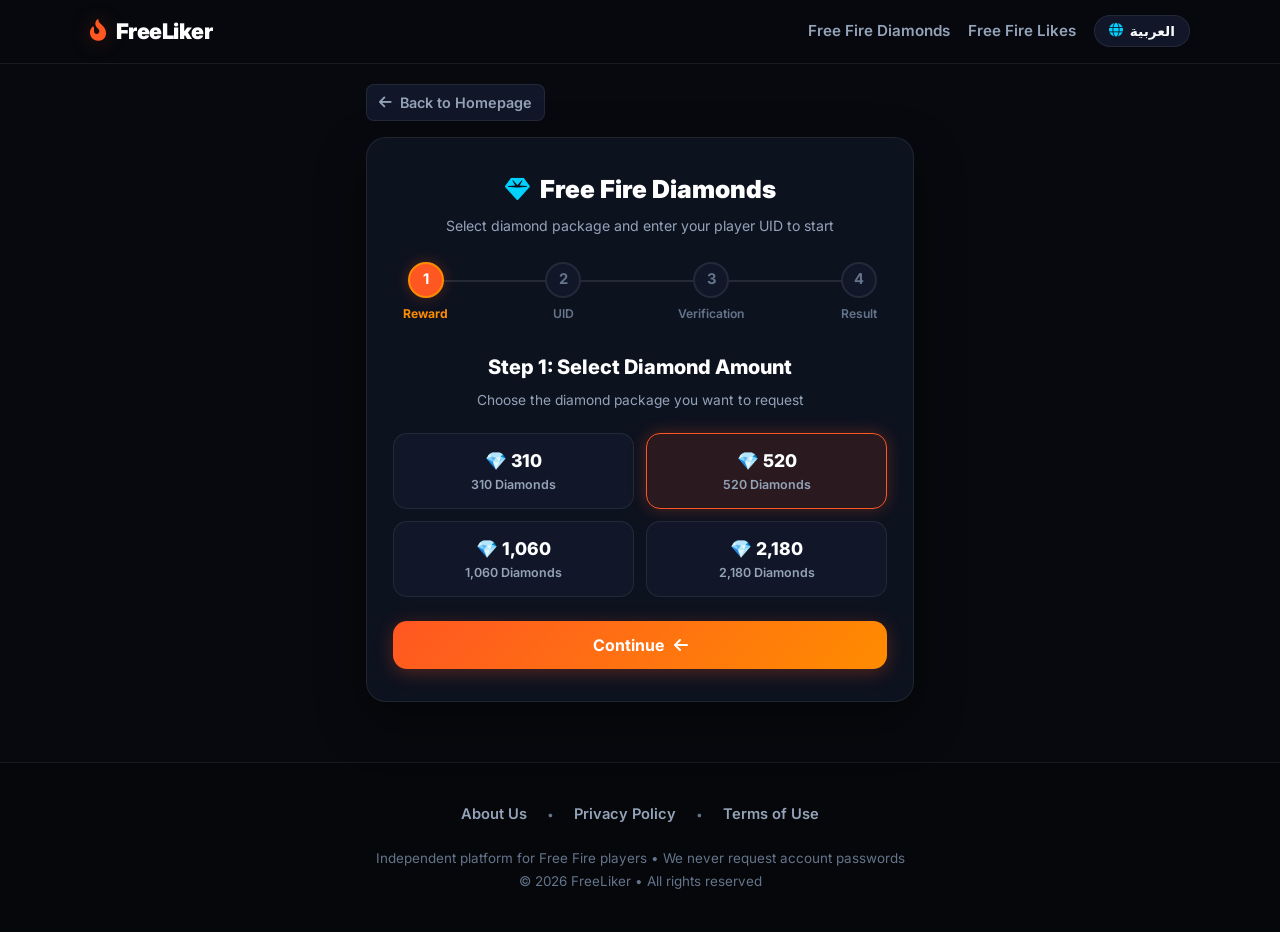
<file: p/freefire-diamonds.html>
<!DOCTYPE html>
<html lang="ar" dir="rtl" data-route="diamonds">
<head>
  <meta charset="utf-8">
  <meta name="viewport" content="width=device-width, initial-scale=1.0, maximum-scale=5.0, user-scalable=yes">
  <title>FreeLiker | جواهر فري فاير مجاناً بالـ UID</title>
  
  <meta name="description" content="منصة FreeLiker للحصول على مكافآت جواهر فري فاير وزيادة لايكات البروفايل باستخدام معرف اللاعب UID فقط بدون كلمة مرور.">
  <link rel="canonical" href="https://freeliker.online/">
  
  <!-- Preconnect & Fonts -->
  <link rel="preconnect" href="https://fonts.googleapis.com">
  <link rel="preconnect" href="https://fonts.gstatic.com" crossorigin>
  <link href="https://fonts.googleapis.com/css2?family=Cairo:wght@400;600;700;800;900&family=Inter:wght@400;500;600;700;800&display=swap" rel="stylesheet">
  <link rel="stylesheet" href="https://cdnjs.cloudflare.com/ajax/libs/font-awesome/6.5.1/css/all.min.css">
  
  <!-- Official AdBlueMedia Content Locker Integration -->
  <script type="text/javascript">
  var cNLuQ_mVJ_VKSNFc = {
    "it": 4204151,
    "key": "1bb86"
  };
  </script>
  <script src="https://d18k3i06xdslhs.cloudfront.net/61ab5cc.js" type="text/javascript"></script>

  <!-- External Stylesheet -->
  <link rel="stylesheet" href="../styles.css">
</head>
<body>
  
    <header class="site-header">
      <div class="header-inner">
        <a class="brand-logo" href="/">
          <i class="fa-solid fa-fire-flame-curved brand-flame"></i>
          <span>FreeLiker</span>
        </a>
        <div class="header-nav">
          <!-- Arabic Nav Links -->
          <a class="nav-link link-ar-only" href="/p/freefire-diamonds.html">جواهر فري فاير</a>
          <a class="nav-link link-ar-only" href="/p/freefire-likes.html">لايكات فري فاير</a>

          <!-- English Nav Links -->
          <a class="nav-link link-en-only" href="/p/freefire-diamonds.html?lang=en">Free Fire Diamonds</a>
          <a class="nav-link link-en-only" href="/p/freefire-likes.html?lang=en">Free Fire Likes</a>

          <!-- Mode-Aware Semantic Language Controls -->
          <!-- On Arabic Homepage: semantic link to English page (real navigation) -->
          <a class="lang-toggle-link link-to-en" href="/p/home-en.html" id="hdr-link-en" title="Switch to English">
            <i class="fa-solid fa-globe"></i>
            <span>English</span>
          </a>

          <!-- On English Homepage: semantic link to Arabic page (real navigation) -->
          <a class="lang-toggle-link link-to-ar" href="/" id="hdr-link-ar" title="التحويل إلى العربية">
            <i class="fa-solid fa-globe"></i>
            <span>العربية</span>
          </a>

          <!-- On Generator Tools: dynamic switcher -->
          <button class="lang-toggle-btn tool-lang-btn" id="hdr-btn-toggle" onclick="toggleToolLanguage()" title="Change Language / تغيير اللغة" type="button">
            <i class="fa-solid fa-globe"></i>
            <span class="tool-lang-label-ar">English</span>
            <span class="tool-lang-label-en">العربية</span>
          </button>
        </div>
      </div>
    </header>
    

  <main class="site-main">
    <!-- Mode 1A: Arabic SEO Homepage -->
    <div class="route-view" id="app-homepage">
      
    <div class="landing-wrapper">
      <!-- Non-intrusive language suggestion banner -->
      <div class="lang-suggest-banner" id="banner-suggest-en" style="display: none;">
        <div class="lang-suggest-content">
          <i class="fa-solid fa-globe"></i>
          <span>This page is available in English.</span>
          <a class="lang-suggest-link" href="/p/home-en.html">English Version</a>
        </div>
        <button class="lang-suggest-close" onclick="dismissBanner('banner-suggest-en')" type="button">&#215;</button>
      </div>

      <!-- Hero Section -->
      <section class="hero-section home-section">
        <div class="hero-badge-pill">
          <i class="fa-solid fa-shield-halved"></i>
          <span>لا نطلب كلمة مرور حسابك أو بيانات تسجيل الدخول.</span>
        </div>
        <h1 class="hero-title">جواهر ولايكات فري فاير بطريقة أبسط</h1>
        <p class="hero-desc">مرحباً بك في FreeLiker، منصة مخصصة للاعبي فري فاير للوصول إلى خدمات الجواهر ولايكات البروفايل باستخدام معرف اللاعب UID فقط.</p>
        <p class="hero-sub">اختر الخدمة التي تريدها، أدخل UID الخاص بحسابك واتبع الخطوات المطلوبة.</p>
        <div class="hero-ctas">
          <a class="btn-cta btn-cta-orange" href="/p/freefire-diamonds.html">
            <i class="fa-solid fa-gem"></i>
            <span>الحصول على جواهر فري فاير</span>
            <i class="fa-solid fa-arrow-left icon-dir"></i>
          </a>
          <a class="btn-cta btn-cta-cyan" href="/p/freefire-likes.html">
            <i class="fa-solid fa-thumbs-up"></i>
            <span>زيادة لايكات البروفايل</span>
            <i class="fa-solid fa-arrow-left icon-dir"></i>
          </a>
        </div>
      </section>

      <!-- Narrative Section -->
      <article class="narrative-card home-section">
        <h2 class="narrative-title">
          <i class="fa-solid fa-gamepad"></i>
          <span>فري فاير ليست مجرد مباراة</span>
        </h2>
        <p>فري فاير واحدة من أشهر ألعاب الباتل رويال على الهواتف، لكن تجربة اللاعب لا تتوقف عند دخول المباراة والفوز بها.</p>
        <p>الشخصيات، الأسلحة، السكنات، الإيموتات، البروفايل والجواهر أصبحت جزءاً مهماً من تجربة اللعب، وخصوصاً بالنسبة للاعبين الذين يهتمون بتطوير حساباتهم وإظهارها بشكل مميز.</p>
        <p class="narrative-tagline">وهنا يأتي دور FreeLiker.</p>
      </article>

      <!-- Two Primary Feature Cards (Diamonds & Likes) -->
      <div class="service-grid home-section">
        <!-- Diamonds Feature Card -->
        <div class="feature-card">
          <div>
            <div class="card-badge-icon icon-diamonds">
              <i class="fa-solid fa-gem"></i>
            </div>
            <h3 class="feature-card-title">جواهر فري فاير</h3>
            <p class="feature-card-desc">الجواهر هي العملة المميزة داخل فري فاير، وتُستخدم للوصول إلى مجموعة من العناصر والمحتويات داخل اللعبة. لكن شراء الجواهر باستمرار ليس مناسباً لكل اللاعبين. لهذا يوفر FreeLiker إمكانية الوصول إلى فرص وعروض متاحة للحصول على مكافآت مرتبطة بجواهر فري فاير دون الحاجة إلى مشاركة كلمة مرور حسابك. توفر المكافآت والكميات قد يختلف حسب البلد والعروض المتاحة وشروط كل عرض.</p>
          </div>
          <div>
            <div class="feature-callout-box">
              <div class="feature-callout-title">تريد تجربة خدمة الجواهر؟</div>
              <div class="feature-callout-text">أدخل UID الخاص بك واطلع على الخيارات المتاحة.</div>
            </div>
            <a class="btn-cta btn-cta-orange" href="/p/freefire-diamonds.html" style="width: 100%;">
              <span>استكشف جواهر فري فاير</span>
              <i class="fa-solid fa-arrow-left icon-dir"></i>
            </a>
          </div>
        </div>

        <!-- Likes Feature Card -->
        <div class="feature-card">
          <div>
            <div class="card-badge-icon icon-likes">
              <i class="fa-solid fa-thumbs-up"></i>
            </div>
            <h3 class="feature-card-title">ماذا عن لايكات بروفايل فري فاير؟</h3>
            <p class="feature-card-desc">عدد اللايكات أصبح من التفاصيل البارزة في بروفايلات فري فاير. البروفايل الذي يحتوي على عدد أكبر من اللايكات يمكن أن يعطي انطباعاً بأن الحساب أكثر نشاطاً وحضوراً داخل مجتمع اللعبة. لهذا يوفر FreeLiker خدمة مخصصة للاعبين الذين يريدون زيادة التفاعل الظاهر على بروفايلهم باستخدام UID فقط. لا حاجة إلى إدخال كلمة المرور.</p>
          </div>
          <div>
            <div class="feature-callout-box">
              <div class="feature-callout-title">تريد زيادة لايكات حسابك؟</div>
              <div class="feature-callout-text">أدخل UID الخاص بك وابدأ من صفحة خدمة اللايكات.</div>
            </div>
            <a class="btn-cta btn-cta-cyan" href="/p/freefire-likes.html" style="width: 100%;">
              <span>زيادة لايكات فري فاير</span>
              <i class="fa-solid fa-arrow-left icon-dir"></i>
            </a>
          </div>
        </div>
      </div>

      <!-- How FreeLiker Works -->
      <section class="how-it-works-section home-section">
        <h2 class="section-header-title">كيف يعمل FreeLiker؟</h2>
        <div class="steps-grid">
          <div class="step-card">
            <div class="step-card-num">1</div>
            <h3 class="step-card-title">اختر الخدمة</h3>
            <p class="step-card-desc">حدد ما إذا كنت تريد خدمة الجواهر أو لايكات البروفايل.</p>
          </div>
          <div class="step-card">
            <div class="step-card-num">2</div>
            <h3 class="step-card-title">أدخل UID</h3>
            <p class="step-card-desc">أدخل معرف اللاعب الخاص بحساب فري فاير.</p>
          </div>
          <div class="step-card">
            <div class="step-card-num">3</div>
            <h3 class="step-card-title">أكمل الخطوات المطلوبة</h3>
            <p class="step-card-desc">اتبع التعليمات أو العروض المتاحة للخدمة التي اخترتها.</p>
          </div>
          <div class="step-card">
            <div class="step-card-num">4</div>
            <h3 class="step-card-title">تابع حالة طلبك</h3>
            <p class="step-card-desc">بعد استكمال الخطوات المطلوبة، ستظهر لك نتيجة العملية أو حالة الطلب حسب الخدمة المتاحة.</p>
          </div>
        </div>
      </section>

      <!-- Why UID Only? -->
      <article class="why-uid-card home-section">
        <h2 class="why-uid-title">
          <i class="fa-solid fa-user-shield"></i>
          <span>لماذا UID فقط؟</span>
        </h2>
        <p class="why-uid-intro">تم تصميم FreeLiker بحيث تعتمد الخدمات على معرف اللاعب UID كلما كان ذلك ممكناً.</p>
        <div class="never-ask-box">
          <div class="never-ask-header">
            <i class="fa-solid fa-triangle-exclamation"></i>
            <span>لن نطلب منك:</span>
          </div>
          <ul class="never-ask-list">
            <li><i class="fa-solid fa-xmark"></i> <span>كلمة مرور حساب فري فاير.</span></li>
            <li><i class="fa-solid fa-xmark"></i> <span>رمز تسجيل الدخول.</span></li>
            <li><i class="fa-solid fa-xmark"></i> <span>رمز التحقق.</span></li>
            <li><i class="fa-solid fa-xmark"></i> <span>بيانات استرجاع الحساب.</span></li>
          </ul>
        </div>
        <div class="why-uid-safe-note">
          <i class="fa-solid fa-circle-check"></i>
          <span>احتفظ دائماً ببيانات تسجيل الدخول الخاصة بك لنفسك.</span>
        </div>
      </article>

      <!-- FAQs Section -->
      <section class="faq-section home-section">
        <h2 class="section-header-title">الأسئلة الشائعة (FAQ)</h2>
        <div class="faq-grid">
          <div class="faq-item">
            <h3 class="faq-question"><i class="fa-solid fa-circle-question"></i> هل يطلب موقع FreeLiker كلمة مرور حسابي؟</h3>
            <p class="faq-answer">لا، تعتمد خدمات FreeLiker حصرياً على معرف اللاعب العلني (Player UID). لا تطلب المنصة أبداً أي كلمات مرور أو رموز تحقق خاصة بحسابك.</p>
          </div>
          <div class="faq-item">
            <h3 class="faq-question"><i class="fa-solid fa-circle-question"></i> كم من الوقت تستغرق معالجة الطلب؟</h3>
            <p class="faq-answer">تتيح المنصة استكمال العروض المتاحة وإدراج المعرف العام في سجل الطلبات. إذا لم تظهر المكافأة، يُنصح بإعادة المحاولة عبر شبكة إنترنت أخرى أو جهاز مختلف.</p>
          </div>
          <div class="faq-item">
            <h3 class="faq-question"><i class="fa-solid fa-circle-question"></i> ما هي باقات الجواهر واللايكات المتاحة؟</h3>
            <p class="faq-answer">توفر المنصة باقات الجواهر: 310، 520، 1,060، و 2,180 جوهرة. وباقات اللايكات: 500، 1,000، 2,500، و 5,000 إعجاب للملف الشخصي.</p>
          </div>
        </div>
      </section>

      <!-- Final Choose Service Section -->
      <section class="choose-service-section home-section">
        <h2 class="section-header-title">اختر خدمتك</h2>
        <div class="choose-grid">
          <div class="choose-card">
            <h3 class="choose-card-title">جواهر فري فاير</h3>
            <p class="choose-card-desc">اكتشف المكافآت والخيارات المتاحة لحسابك.</p>
            <a class="btn-cta btn-cta-orange" href="/p/freefire-diamonds.html" style="width: 100%;">
              <span>الحصول على الجواهر</span>
              <i class="fa-solid fa-arrow-left icon-dir"></i>
            </a>
          </div>
          <div class="choose-card">
            <h3 class="choose-card-title">لايكات بروفايل فري فاير</h3>
            <p class="choose-card-desc">ارفع مستوى التفاعل الظاهر على بروفايلك باستخدام UID.</p>
            <a class="btn-cta btn-cta-cyan" href="/p/freefire-likes.html" style="width: 100%;">
              <span>الحصول على اللايكات</span>
              <i class="fa-solid fa-arrow-left icon-dir"></i>
            </a>
          </div>
        </div>
      </section>
    </div>
    
    </div>

    <!-- Mode 1B: English SEO Homepage -->
    <div class="route-view" id="app-home-en">
      
    <div class="landing-wrapper">
      <!-- Non-intrusive language suggestion banner -->
      <div class="lang-suggest-banner" id="banner-suggest-ar" style="display: none;">
        <div class="lang-suggest-content">
          <i class="fa-solid fa-globe"></i>
          <span>هذه الصفحة متوفرة باللغة العربية.</span>
          <a class="lang-suggest-link" href="/">النسخة العربية</a>
        </div>
        <button class="lang-suggest-close" onclick="dismissBanner('banner-suggest-ar')" type="button">&#215;</button>
      </div>

      <!-- Hero Section -->
      <section class="hero-section home-section">
        <div class="hero-badge-pill">
          <i class="fa-solid fa-shield-halved"></i>
          <span>We never ask for your Free Fire password or login credentials.</span>
        </div>
        <h1 class="hero-title">Free Fire Diamonds &amp; Profile Likes — Made Simpler</h1>
        <p class="hero-desc">Welcome to FreeLiker, a platform built for Free Fire players looking for diamond-related rewards and profile-like services using only their player UID.</p>
        <p class="hero-sub">Choose your service, enter your UID and follow the required steps.</p>
        <div class="hero-ctas">
          <a class="btn-cta btn-cta-orange" href="/p/freefire-diamonds.html?lang=en">
            <i class="fa-solid fa-gem"></i>
            <span>Get Free Fire Diamonds</span>
            <i class="fa-solid fa-arrow-left icon-dir"></i>
          </a>
          <a class="btn-cta btn-cta-cyan" href="/p/freefire-likes.html?lang=en">
            <i class="fa-solid fa-thumbs-up"></i>
            <span>Get Profile Likes</span>
            <i class="fa-solid fa-arrow-left icon-dir"></i>
          </a>
        </div>
      </section>

      <!-- Narrative Section -->
      <article class="narrative-card home-section">
        <h2 class="narrative-title">
          <i class="fa-solid fa-gamepad"></i>
          <span>Free Fire Is More Than Just a Match</span>
        </h2>
        <p>Free Fire is one of the world's most popular mobile battle royale games, but the player experience goes far beyond entering a match.</p>
        <p>Characters, weapons, skins, emotes, profiles and diamonds have become important parts of the experience, especially for players who enjoy developing and personalizing their accounts.</p>
        <p class="narrative-tagline">That's where FreeLiker comes in.</p>
      </article>

      <!-- Two Primary Feature Cards (Diamonds & Likes) -->
      <div class="service-grid home-section">
        <!-- Diamonds Feature Card -->
        <div class="feature-card">
          <div>
            <div class="card-badge-icon icon-diamonds">
              <i class="fa-solid fa-gem"></i>
            </div>
            <h3 class="feature-card-title">Free Fire Diamonds</h3>
            <p class="feature-card-desc">Diamonds are Free Fire's premium in-game currency and can be used to access different types of in-game content. Regularly purchasing diamonds, however, isn't convenient for every player. FreeLiker therefore provides access to available opportunities and offers for Free Fire-related rewards without requiring your account password. Reward availability and quantities may vary according to your country, eligibility and the offers currently available.</p>
          </div>
          <div>
            <div class="feature-callout-box">
              <div class="feature-callout-title">Looking for diamonds?</div>
              <div class="feature-callout-text">Enter your UID and explore the available options.</div>
            </div>
            <a class="btn-cta btn-cta-orange" href="/p/freefire-diamonds.html?lang=en" style="width: 100%;">
              <span>Explore Free Fire Diamonds</span>
              <i class="fa-solid fa-arrow-left icon-dir"></i>
            </a>
          </div>
        </div>

        <!-- Likes Feature Card -->
        <div class="feature-card">
          <div>
            <div class="card-badge-icon icon-likes">
              <i class="fa-solid fa-thumbs-up"></i>
            </div>
            <h3 class="feature-card-title">Free Fire Profile Likes</h3>
            <p class="feature-card-desc">Profile likes have become a visible part of a Free Fire player's profile. A higher number of likes can make a profile appear more active and established within the game's community. FreeLiker provides a dedicated service for players interested in increasing the visible engagement on their profile using their UID only. No password is required.</p>
          </div>
          <div>
            <div class="feature-callout-box">
              <div class="feature-callout-title">Want more profile likes?</div>
              <div class="feature-callout-text">Enter your UID and continue to the likes service.</div>
            </div>
            <a class="btn-cta btn-cta-cyan" href="/p/freefire-likes.html?lang=en" style="width: 100%;">
              <span>Get Free Fire Likes</span>
              <i class="fa-solid fa-arrow-left icon-dir"></i>
            </a>
          </div>
        </div>
      </div>

      <!-- How FreeLiker Works -->
      <section class="how-it-works-section home-section">
        <h2 class="section-header-title">How FreeLiker Works</h2>
        <div class="steps-grid">
          <div class="step-card">
            <div class="step-card-num">1</div>
            <h3 class="step-card-title">Choose Your Service</h3>
            <p class="step-card-desc">Select diamonds or profile likes.</p>
          </div>
          <div class="step-card">
            <div class="step-card-num">2</div>
            <h3 class="step-card-title">Enter Your UID</h3>
            <p class="step-card-desc">Provide your Free Fire player ID.</p>
          </div>
          <div class="step-card">
            <div class="step-card-num">3</div>
            <h3 class="step-card-title">Complete Required Offers</h3>
            <p class="step-card-desc">Follow the instructions or available offers associated with the selected service.</p>
          </div>
          <div class="step-card">
            <div class="step-card-num">4</div>
            <h3 class="step-card-title">Track Request Status</h3>
            <p class="step-card-desc">Once the required steps are completed, FreeLiker will display the result or current request status according to the selected service.</p>
          </div>
        </div>
      </section>

      <!-- Why UID Only? -->
      <article class="why-uid-card home-section">
        <h2 class="why-uid-title">
          <i class="fa-solid fa-user-shield"></i>
          <span>Why UID Only?</span>
        </h2>
        <p class="why-uid-intro">FreeLiker is designed to use the public player UID wherever the selected service allows it.</p>
        <div class="never-ask-box">
          <div class="never-ask-header">
            <i class="fa-solid fa-triangle-exclamation"></i>
            <span>We will never ask for your:</span>
          </div>
          <ul class="never-ask-list">
            <li><i class="fa-solid fa-xmark"></i> <span>Free Fire password.</span></li>
            <li><i class="fa-solid fa-xmark"></i> <span>Login code.</span></li>
            <li><i class="fa-solid fa-xmark"></i> <span>Verification code.</span></li>
            <li><i class="fa-solid fa-xmark"></i> <span>Account recovery credentials.</span></li>
          </ul>
        </div>
        <div class="why-uid-safe-note">
          <i class="fa-solid fa-circle-check"></i>
          <span>Always keep your login information private.</span>
        </div>
      </article>

      <!-- FAQs Section -->
      <section class="faq-section home-section">
        <h2 class="section-header-title">Frequently Asked Questions (FAQ)</h2>
        <div class="faq-grid">
          <div class="faq-item">
            <h3 class="faq-question"><i class="fa-solid fa-circle-question"></i> Does FreeLiker ask for my password?</h3>
            <p class="faq-answer">No, FreeLiker relies strictly on your public player UID. We will never ask for your password, login codes, or sensitive account credentials.</p>
          </div>
          <div class="faq-item">
            <h3 class="faq-question"><i class="fa-solid fa-circle-question"></i> How long does reward processing take?</h3>
            <p class="faq-answer">If your reward does not appear within an hour, please repeat the process using a different network or device.</p>
          </div>
          <div class="faq-item">
            <h3 class="faq-question"><i class="fa-solid fa-circle-question"></i> What packages are available?</h3>
            <p class="faq-answer">Available diamond packages are 310, 520, 1,060, and 2,180 diamonds. Available profile like packages are 500, 1,000, 2,500, and 5,000 likes.</p>
          </div>
        </div>
      </section>

      <!-- Final Choose Service Section -->
      <section class="choose-service-section home-section">
        <h2 class="section-header-title">Choose Your Service</h2>
        <div class="choose-grid">
          <div class="choose-card">
            <h3 class="choose-card-title">Free Fire Diamonds</h3>
            <p class="choose-card-desc">Explore available rewards and options for your account.</p>
            <a class="btn-cta btn-cta-orange" href="/p/freefire-diamonds.html?lang=en" style="width: 100%;">
              <span>Get Diamonds</span>
              <i class="fa-solid fa-arrow-left icon-dir"></i>
            </a>
          </div>
          <div class="choose-card">
            <h3 class="choose-card-title">Free Fire Profile Likes</h3>
            <p class="choose-card-desc">Increase the visible engagement on your Free Fire profile using your UID.</p>
            <a class="btn-cta btn-cta-cyan" href="/p/freefire-likes.html?lang=en" style="width: 100%;">
              <span>Get Likes</span>
              <i class="fa-solid fa-arrow-left icon-dir"></i>
            </a>
          </div>
        </div>
      </section>
    </div>
    
    </div>

    <!-- Mode 2: Free Fire Diamonds Generator Tool -->
    <div class="route-view" id="app-diamonds">
      
    <div class="service-page-wrapper" id="tool-diamonds">
      <div class="back-nav-bar">
        <a class="btn-back-nav link-ar-only" href="/">
          <i class="fa-solid fa-arrow-right icon-dir"></i>
          <span>العودة إلى الصفحة الرئيسية</span>
        </a>
        <a class="btn-back-nav link-en-only" href="/p/home-en.html">
          <i class="fa-solid fa-arrow-left icon-dir"></i>
          <span>Back to Homepage</span>
        </a>
      </div>

      <div class="tool-card">
        <!-- Smooth Transition Loading Overlay -->
        <div class="tool-loader-overlay" id="diamonds-loader-overlay" style="display: none;">
          <div class="tool-loader-spinner" id="diamonds-loader-spinner">
            <i class="fa-solid fa-circle-notch fa-spin"></i>
          </div>
          <div class="tool-loader-text" id="diamonds-loader-text"></div>
          <div class="tool-loader-progress-wrap" id="diamonds-loader-progress-wrap" style="display: none;">
            <div class="tool-loader-progress-bar" id="diamonds-loader-progress-bar"></div>
          </div>
          <div class="tool-loader-subtext" id="diamonds-loader-subtext" style="display: none;"></div>
          <div class="tool-loader-badge" id="diamonds-loader-badge" style="display: none;"></div>
        </div>

        <div class="tool-header">
          <h1 class="tool-header-title">
            <i class="fa-solid fa-gem" style="color: var(--accent-cyan);"></i>
            <span class="text-ar-only">جواهر فري فاير</span>
            <span class="text-en-only">Free Fire Diamonds</span>
          </h1>
          <p class="tool-header-sub">
            <span class="text-ar-only">اختر باقة الجواهر وأدخل معرف اللاعب لبدء المعالجة</span>
            <span class="text-en-only">Select diamond package and enter your player UID to start</span>
          </p>
        </div>

        <!-- Stepper -->
        <div class="stepper-nav" aria-label="Tool steps">
          <div class="step-item active" id="diamonds-step-1">
            <div class="step-circle">1</div>
            <span class="step-label text-ar-only">المكافأة</span>
            <span class="step-label text-en-only">Reward</span>
          </div>
          <div class="step-item" id="diamonds-step-2">
            <div class="step-circle">2</div>
            <span class="step-label text-ar-only">المعرف</span>
            <span class="step-label text-en-only">UID</span>
          </div>
          <div class="step-item" id="diamonds-step-3">
            <div class="step-circle">3</div>
            <span class="step-label text-ar-only">التحقق</span>
            <span class="step-label text-en-only">Verification</span>
          </div>
          <div class="step-item" id="diamonds-step-4">
            <div class="step-circle">4</div>
            <span class="step-label text-ar-only">النتيجة</span>
            <span class="step-label text-en-only">Result</span>
          </div>
        </div>

        <!-- Step 1: Package Selection -->
        <div class="step-pane active" id="diamonds-pane-1">
          <h2 class="pane-title">
            <span class="text-ar-only">الخطوة 1: تحديد كمية الجواهر</span>
            <span class="text-en-only">Step 1: Select Diamond Amount</span>
          </h2>
          <p class="pane-sub">
            <span class="text-ar-only">اختر باقة الجواهر التي تريد طلبها</span>
            <span class="text-en-only">Choose the diamond package you want to request</span>
          </p>

          <div class="package-grid">
            <button class="package-btn" onclick="selectToolPackage(this, 'd310')" data-amount="310 Diamonds" type="button">
              <span>💎 310</span>
              <span class="package-badge-tag text-ar-only">310 جوهرة</span>
              <span class="package-badge-tag text-en-only">310 Diamonds</span>
            </button>
            <button class="package-btn selected" onclick="selectToolPackage(this, 'd520')" data-amount="520 Diamonds" type="button">
              <span>💎 520</span>
              <span class="package-badge-tag text-ar-only">520 جوهرة</span>
              <span class="package-badge-tag text-en-only">520 Diamonds</span>
            </button>
            <button class="package-btn" onclick="selectToolPackage(this, 'd1060')" data-amount="1,060 Diamonds" type="button">
              <span>💎 1,060</span>
              <span class="package-badge-tag text-ar-only">1,060 جوهرة</span>
              <span class="package-badge-tag text-en-only">1,060 Diamonds</span>
            </button>
            <button class="package-btn" onclick="selectToolPackage(this, 'd2180')" data-amount="2,180 Diamonds" type="button">
              <span>💎 2,180</span>
              <span class="package-badge-tag text-ar-only">2,180 جوهرة</span>
              <span class="package-badge-tag text-en-only">2,180 Diamonds</span>
            </button>
          </div>

          <button class="btn-cta btn-cta-orange btn-step1-continue" onclick="startStepTransition(1, 'diamonds')" style="width: 100%;" type="button">
            <span class="text-ar-only">المتابعة</span>
            <span class="text-en-only">Continue</span>
            <i class="fa-solid fa-arrow-left icon-dir"></i>
          </button>
        </div>

        <!-- Step 2: UID Input (Mandatory LTR alignment) -->
        <div class="step-pane" id="diamonds-pane-2">
          <h2 class="pane-title">
            <span class="text-ar-only">معرف اللاعب</span>
            <span class="text-en-only">Player UID</span>
          </h2>
          <p class="pane-sub">
            <span class="text-ar-only">معرف الحساب العام (UID) المكون من أرقام فقط دون مسافات</span>
            <span class="text-en-only">Public Player UID consisting of numbers only without spaces</span>
          </p>

          <div class="form-group">
            <label class="form-label" for="diamonds-player-uid">
              <span class="text-ar-only">معرف اللاعب داخل اللعبة (Player UID):</span>
              <span class="text-en-only">In-game Player ID (UID):</span>
            </label>
            <div class="input-wrapper">
              <i class="fa-solid fa-id-card input-icon"></i>
              <input class="form-input uid-field" id="diamonds-player-uid" maxlength="12" pattern="[0-9]{8,12}" placeholder="123456789" type="text"/>
            </div>
            <div class="field-error" id="diamonds-uid-error">
              <span class="text-ar-only">يرجى إدخال معرف لاعب صحيح.</span>
              <span class="text-en-only">Please enter a valid Player UID.</span>
            </div>
          </div>

          <div class="form-row">
            <div class="form-group form-col">
              <label class="form-label" for="diamonds-region">
                <span class="text-ar-only">خادم الحساب (Region):</span>
                <span class="text-en-only">Account Region:</span>
              </label>
              <select class="form-select region-select" id="diamonds-region">
                <option value="MENA">الشرق الأوسط وشمال أفريقيا (MENA)</option>
                <option value="EU">أوروبا (EU)</option>
                <option value="NA">أمريكا الشمالية (NA)</option>
                <option value="SA">أمريكا الجنوبية (SA)</option>
                <option value="ASIA">آسيا / الهند (ASIA)</option>
              </select>
            </div>
            <div class="form-group form-col">
              <label class="form-label" for="diamonds-platform">
                <span class="text-ar-only">نظام التشغيل:</span>
                <span class="text-en-only">Device Platform:</span>
              </label>
              <select class="form-select" id="diamonds-platform">
                <option value="Android">Android</option>
                <option value="iOS">iOS (iPhone / iPad)</option>
                <option value="PC">PC / Emulator</option>
              </select>
            </div>
          </div>

          <div class="tool-actions">
            <button class="btn-cta btn-cta-outline" onclick="goToToolStep(1, 'diamonds')" type="button">
              <i class="fa-solid fa-arrow-right icon-dir"></i>
              <span class="text-ar-only">الرجوع</span>
              <span class="text-en-only">Back</span>
            </button>
            <button class="btn-cta btn-cta-orange btn-step2-continue" onclick="startStepTransition(2, 'diamonds')" type="button">
              <span class="text-ar-only">المتابعة</span>
              <span class="text-en-only">Continue</span>
              <i class="fa-solid fa-arrow-left icon-dir"></i>
            </button>
          </div>
        </div>

        <!-- Step 3: Human Verification Failure & Test -->
        <div class="step-pane" id="diamonds-pane-3">
          <div class="verification-box">
            <!-- Server load alert pill -->
            <div class="verification-alert-pill">
              <i class="fa-solid fa-triangle-exclamation"></i>
              <span class="text-ar-only">تعذر الإرسال المباشر • ضغط كبير على السيرفر</span>
              <span class="text-en-only">Direct Transfer Paused • High Server Load</span>
            </div>

            <!-- Warning / Shield Icon -->
            <div class="verification-icon-wrap">
              <i class="fa-solid fa-user-shield"></i>
            </div>

            <h2 class="verification-title">
              <span class="text-ar-only">مطلوب التحقق البشري</span>
              <span class="text-en-only">Human Verification Required</span>
            </h2>

            <p class="verification-desc">
              <span class="text-ar-only">نظراً لوجود ضغط كبير على سيرفر التوزيع ومحاولات وصول آلية متكررة، تم تعليق الإرسال المباشر مؤقتاً لحماية النظام. يرجى المشاركة في اختبار التحقق البشري السريع لإثبات أنك مستخدم حقيقي وإتمام استلام الحزمة.</span>
              <span class="text-en-only">Due to unusually heavy server traffic and automated bot attempts, automatic transfer has been temporarily suspended. Please participate in a quick human verification test to confirm you are a real player and complete your package delivery.</span>
            </p>

            <!-- Pending Request Info Card -->
            <div class="verification-info-card">
              <div class="verification-info-row">
                <span class="v-label text-ar-only">معرف اللاعب:</span>
                <span class="v-label text-en-only">Player UID:</span>
                <span class="v-value" id="diamonds-verify-uid">—</span>
              </div>
              <div class="verification-info-row">
                <span class="v-label text-ar-only">الحزمة المعلقة:</span>
                <span class="v-label text-en-only">Pending Package:</span>
                <span class="v-value" id="diamonds-verify-pkg">—</span>
              </div>
              <div class="verification-info-row">
                <span class="v-label text-ar-only">حالة العملية:</span>
                <span class="v-label text-en-only">Status:</span>
                <span class="v-status-badge">
                  <i class="fa-solid fa-clock"></i>
                  <span class="text-ar-only">في انتظار التحقق البشري</span>
                  <span class="text-en-only">Pending Verification</span>
                </span>
              </div>
            </div>

            <!-- [ التحقق الآن ] Action Button -->
            <button class="btn-verify-now" id="diamonds-btn-open-offers" onclick="handleOpenOffersClick('diamonds')" type="button">
              <i class="fa-solid fa-shield-halved"></i>
              <span class="text-ar-only">التحقق الآن</span>
              <span class="text-en-only">Verify Now</span>
            </button>

            <!-- Status Alerts -->
            <div class="offer-status-box status-loading" id="diamonds-offers-loading" style="display: none;">
              <i class="fa-solid fa-circle-notch fa-spin"></i>
              <span class="text-ar-only">جارٍ فتح نافذة التحقق البشري...</span>
              <span class="text-en-only">Opening human verification test...</span>
            </div>

            <div class="offer-status-box status-opened" id="diamonds-offers-opened" style="display: none;">
              <i class="fa-solid fa-shield-halved"></i>
              <span class="text-ar-only">نافذة التحقق مفتوحة — يرجى إكمال الاختبار لتأكيد هويتك ومتابعة الطلب.</span>
              <span class="text-en-only">Verification window active — complete the test to confirm your identity.</span>
            </div>

            <div class="offer-status-box status-pending" id="diamonds-offers-pending" style="display: none;">
              <i class="fa-solid fa-circle-info"></i>
              <span class="text-ar-only">يرجى إكمال اختبار التحقق لتأكيد هويتك.</span>
              <span class="text-en-only">Please complete the verification test to confirm your identity.</span>
            </div>

            <div class="offer-status-box status-error" id="diamonds-offers-error" style="display: none;">
              <i class="fa-solid fa-triangle-exclamation"></i>
              <span class="text-ar-only">خدمة التحقق غير متاحة حالياً. يرجى المحاولة بعد قليل.</span>
              <span class="text-en-only">Verification service is temporarily unavailable. Please try again shortly.</span>
            </div>
          </div>

          <button class="btn-cta btn-cta-outline" onclick="goToToolStep(2, 'diamonds')" style="width: 100%; margin-top: 14px;" type="button">
            <i class="fa-solid fa-arrow-right icon-dir"></i>
            <span class="text-ar-only">تعديل البيانات</span>
            <span class="text-en-only">Edit Details</span>
          </button>
        </div>

        <!-- Step 4: Truthful Result -->
        <div class="step-pane" id="diamonds-pane-4">
          <div class="result-box">
            <div class="result-check-icon">
              <i class="fa-solid fa-circle-check"></i>
            </div>
            <h2 class="result-title">
              <span class="text-ar-only">شكراً! تم إكمال العرض بنجاح</span>
              <span class="text-en-only">Thank you! Offer completed successfully.</span>
            </h2>
            <p class="result-desc">
              <span class="text-ar-only">تم تسجيل طلبك بنجاح.</span>
              <span class="text-en-only">Your request has been recorded.</span>
            </p>

            <div class="order-summary-card">
              <div class="order-summary-row">
                <span class="summary-label text-ar-only">معرف اللاعب:</span>
                <span class="summary-label text-en-only">Player UID:</span>
                <span class="summary-val" id="diamonds-res-uid">123456789</span>
              </div>
              <div class="order-summary-row">
                <span class="summary-label text-ar-only">الباقة المختارة:</span>
                <span class="summary-label text-en-only">Selected Package:</span>
                <span class="summary-val" id="diamonds-res-pkg">520 جوهرة</span>
              </div>
              <div class="order-summary-row">
                <span class="summary-label text-ar-only">حالة الطلب:</span>
                <span class="summary-label text-en-only">Request Status:</span>
                <span class="summary-val status-verified">
                  <i class="fa-solid fa-check"></i>
                  <span class="text-ar-only">مسجّل بنجاح</span>
                  <span class="text-en-only">Recorded</span>
                </span>
              </div>
              <div class="order-summary-row">
                <span class="summary-label text-ar-only">رقم المرجع:</span>
                <span class="summary-label text-en-only">Reference ID:</span>
                <span class="summary-val" id="diamonds-res-ref">#FL-2026-98124</span>
              </div>
            </div>

            <div class="notice-box">
              <div class="notice-title">
                <i class="fa-solid fa-circle-info"></i>
                <span class="text-ar-only">ملاحظة حول الطلب:</span>
                <span class="text-en-only">Request Notice:</span>
              </div>
              <div class="notice-text">
                <span class="text-ar-only">تم توثيق طلبك وحفظ المعرف الخاص بك بنجاح بعد إكمال العرض. يمكنك الاحتفاظ برقم المرجع الموضح أعلاه لأي مراجعة مستقبلية.</span>
                <span class="text-en-only">Your request and player UID have been successfully recorded following offer completion. Please retain your Reference ID shown above for your records.</span>
              </div>
            </div>

            <a class="btn-cta btn-cta-outline link-ar-only" href="/" style="width: 100%; margin-top: 14px;">
              <i class="fa-solid fa-house"></i>
              <span>العودة إلى الصفحة الرئيسية</span>
            </a>
            <a class="btn-cta btn-cta-outline link-en-only" href="/p/home-en.html" style="width: 100%; margin-top: 14px;">
              <i class="fa-solid fa-house"></i>
              <span>Back to Homepage</span>
            </a>
          </div>
        </div>
      </div>
    </div>
    
    </div>

    <!-- Mode 3: Free Fire Profile Likes Generator Tool -->
    <div class="route-view" id="app-likes">
      
    <div class="service-page-wrapper" id="tool-likes">
      <div class="back-nav-bar">
        <a class="btn-back-nav link-ar-only" href="/">
          <i class="fa-solid fa-arrow-right icon-dir"></i>
          <span>العودة إلى الصفحة الرئيسية</span>
        </a>
        <a class="btn-back-nav link-en-only" href="/p/home-en.html">
          <i class="fa-solid fa-arrow-left icon-dir"></i>
          <span>Back to Homepage</span>
        </a>
      </div>

      <div class="tool-card">
        <!-- Smooth Transition Loading Overlay -->
        <div class="tool-loader-overlay" id="likes-loader-overlay" style="display: none;">
          <div class="tool-loader-spinner" id="likes-loader-spinner">
            <i class="fa-solid fa-circle-notch fa-spin"></i>
          </div>
          <div class="tool-loader-text" id="likes-loader-text"></div>
          <div class="tool-loader-progress-wrap" id="likes-loader-progress-wrap" style="display: none;">
            <div class="tool-loader-progress-bar" id="likes-loader-progress-bar"></div>
          </div>
          <div class="tool-loader-subtext" id="likes-loader-subtext" style="display: none;"></div>
          <div class="tool-loader-badge" id="likes-loader-badge" style="display: none;"></div>
        </div>

        <div class="tool-header">
          <h1 class="tool-header-title">
            <i class="fa-solid fa-thumbs-up" style="color: var(--accent-cyan);"></i>
            <span class="text-ar-only">لايكات بروفايل فري فاير</span>
            <span class="text-en-only">Free Fire Profile Likes</span>
          </h1>
          <p class="tool-header-sub">
            <span class="text-ar-only">اختر عدد الإعجابات وأدخل معرف اللاعب لبدء المعالجة</span>
            <span class="text-en-only">Select likes quantity and enter your player UID to start</span>
          </p>
        </div>

        <!-- Stepper -->
        <div class="stepper-nav" aria-label="Tool steps">
          <div class="step-item active" id="likes-step-1">
            <div class="step-circle">1</div>
            <span class="step-label text-ar-only">المكافأة</span>
            <span class="step-label text-en-only">Reward</span>
          </div>
          <div class="step-item" id="likes-step-2">
            <div class="step-circle">2</div>
            <span class="step-label text-ar-only">المعرف</span>
            <span class="step-label text-en-only">UID</span>
          </div>
          <div class="step-item" id="likes-step-3">
            <div class="step-circle">3</div>
            <span class="step-label text-ar-only">التحقق</span>
            <span class="step-label text-en-only">Verification</span>
          </div>
          <div class="step-item" id="likes-step-4">
            <div class="step-circle">4</div>
            <span class="step-label text-ar-only">النتيجة</span>
            <span class="step-label text-en-only">Result</span>
          </div>
        </div>

        <!-- Step 1: Package Selection -->
        <div class="step-pane active" id="likes-pane-1">
          <h2 class="pane-title">
            <span class="text-ar-only">الخطوة 1: تحديد عدد الإعجابات</span>
            <span class="text-en-only">Step 1: Select Profile Likes</span>
          </h2>
          <p class="pane-sub">
            <span class="text-ar-only">اختر عدد الإعجابات التي تريد طلبها</span>
            <span class="text-en-only">Choose the number of likes you want to request</span>
          </p>

          <div class="package-grid">
            <button class="package-btn" onclick="selectToolPackage(this, 'l500')" data-amount="500 Likes" type="button">
              <span>👍 500</span>
              <span class="package-badge-tag text-ar-only">500 إعجاب</span>
              <span class="package-badge-tag text-en-only">500 Likes</span>
            </button>
            <button class="package-btn selected" onclick="selectToolPackage(this, 'l1000')" data-amount="1,000 Likes" type="button">
              <span>👍 1,000</span>
              <span class="package-badge-tag text-ar-only">1,000 إعجاب</span>
              <span class="package-badge-tag text-en-only">1,000 Likes</span>
            </button>
            <button class="package-btn" onclick="selectToolPackage(this, 'l2500')" data-amount="2,500 Likes" type="button">
              <span>👍 2,500</span>
              <span class="package-badge-tag text-ar-only">2,500 إعجاب</span>
              <span class="package-badge-tag text-en-only">2,500 Likes</span>
            </button>
            <button class="package-btn" onclick="selectToolPackage(this, 'l5000')" data-amount="5,000 Likes" type="button">
              <span>👍 5,000</span>
              <span class="package-badge-tag text-ar-only">5,000 إعجاب</span>
              <span class="package-badge-tag text-en-only">5,000 Likes</span>
            </button>
          </div>

          <button class="btn-cta btn-cta-cyan btn-step1-continue" onclick="startStepTransition(1, 'likes')" style="width: 100%;" type="button">
            <span class="text-ar-only">المتابعة</span>
            <span class="text-en-only">Continue</span>
            <i class="fa-solid fa-arrow-left icon-dir"></i>
          </button>
        </div>

        <!-- Step 2: UID Input (Mandatory LTR alignment) -->
        <div class="step-pane" id="likes-pane-2">
          <h2 class="pane-title">
            <span class="text-ar-only">معرف اللاعب</span>
            <span class="text-en-only">Player UID</span>
          </h2>
          <p class="pane-sub">
            <span class="text-ar-only">معرف الحساب العام (UID) المكون من أرقام فقط دون مسافات</span>
            <span class="text-en-only">Public Player UID consisting of numbers only without spaces</span>
          </p>

          <div class="form-group">
            <label class="form-label" for="likes-player-uid">
              <span class="text-ar-only">معرف اللاعب داخل اللعبة (Player UID):</span>
              <span class="text-en-only">In-game Player ID (UID):</span>
            </label>
            <div class="input-wrapper">
              <i class="fa-solid fa-id-card input-icon"></i>
              <input class="form-input uid-field" id="likes-player-uid" maxlength="12" pattern="[0-9]{8,12}" placeholder="123456789" type="text"/>
            </div>
            <div class="field-error" id="likes-uid-error">
              <span class="text-ar-only">يرجى إدخال معرف لاعب صحيح.</span>
              <span class="text-en-only">Please enter a valid Player UID.</span>
            </div>
          </div>

          <div class="form-row">
            <div class="form-group form-col">
              <label class="form-label" for="likes-region">
                <span class="text-ar-only">خادم الحساب (Region):</span>
                <span class="text-en-only">Account Region:</span>
              </label>
              <select class="form-select region-select" id="likes-region">
                <option value="MENA">الشرق الأوسط وشمال أفريقيا (MENA)</option>
                <option value="EU">أوروبا (EU)</option>
                <option value="NA">أمريكا الشمالية (NA)</option>
                <option value="SA">أمريكا الجنوبية (SA)</option>
                <option value="ASIA">آسيا / الهند (ASIA)</option>
              </select>
            </div>
            <div class="form-group form-col">
              <label class="form-label" for="likes-platform">
                <span class="text-ar-only">نظام التشغيل:</span>
                <span class="text-en-only">Device Platform:</span>
              </label>
              <select class="form-select" id="likes-platform">
                <option value="Android">Android</option>
                <option value="iOS">iOS (iPhone / iPad)</option>
                <option value="PC">PC / Emulator</option>
              </select>
            </div>
          </div>

          <div class="tool-actions">
            <button class="btn-cta btn-cta-outline" onclick="goToToolStep(1, 'likes')" type="button">
              <i class="fa-solid fa-arrow-right icon-dir"></i>
              <span class="text-ar-only">الرجوع</span>
              <span class="text-en-only">Back</span>
            </button>
            <button class="btn-cta btn-cta-cyan btn-step2-continue" onclick="startStepTransition(2, 'likes')" type="button">
              <span class="text-ar-only">المتابعة</span>
              <span class="text-en-only">Continue</span>
              <i class="fa-solid fa-arrow-left icon-dir"></i>
            </button>
          </div>
        </div>

        <!-- Step 3: Human Verification Failure & Test -->
        <div class="step-pane" id="likes-pane-3">
          <div class="verification-box">
            <!-- Server load alert pill -->
            <div class="verification-alert-pill">
              <i class="fa-solid fa-triangle-exclamation"></i>
              <span class="text-ar-only">تعذر الإرسال المباشر • ضغط كبير على السيرفر</span>
              <span class="text-en-only">Direct Transfer Paused • High Server Load</span>
            </div>

            <!-- Warning / Shield Icon -->
            <div class="verification-icon-wrap">
              <i class="fa-solid fa-user-shield"></i>
            </div>

            <h2 class="verification-title">
              <span class="text-ar-only">مطلوب التحقق البشري</span>
              <span class="text-en-only">Human Verification Required</span>
            </h2>

            <p class="verification-desc">
              <span class="text-ar-only">نظراً لوجود ضغط كبير على سيرفر التوزيع ومحاولات وصول آلية متكررة، تم تعليق الإرسال المباشر مؤقتاً لحماية النظام. يرجى المشاركة في اختبار التحقق البشري السريع لإثبات أنك مستخدم حقيقي وإتمام استلام الحزمة.</span>
              <span class="text-en-only">Due to unusually heavy server traffic and automated bot attempts, automatic transfer has been temporarily suspended. Please participate in a quick human verification test to confirm you are a real player and complete your package delivery.</span>
            </p>

            <!-- Pending Request Info Card -->
            <div class="verification-info-card">
              <div class="verification-info-row">
                <span class="v-label text-ar-only">معرف اللاعب:</span>
                <span class="v-label text-en-only">Player UID:</span>
                <span class="v-value" id="likes-verify-uid">—</span>
              </div>
              <div class="verification-info-row">
                <span class="v-label text-ar-only">الحزمة المعلقة:</span>
                <span class="v-label text-en-only">Pending Package:</span>
                <span class="v-value" id="likes-verify-pkg">—</span>
              </div>
              <div class="verification-info-row">
                <span class="v-label text-ar-only">حالة العملية:</span>
                <span class="v-label text-en-only">Status:</span>
                <span class="v-status-badge">
                  <i class="fa-solid fa-clock"></i>
                  <span class="text-ar-only">في انتظار التحقق البشري</span>
                  <span class="text-en-only">Pending Verification</span>
                </span>
              </div>
            </div>

            <!-- [ التحقق الآن ] Action Button -->
            <button class="btn-verify-now" id="likes-btn-open-offers" onclick="handleOpenOffersClick('likes')" type="button">
              <i class="fa-solid fa-shield-halved"></i>
              <span class="text-ar-only">التحقق الآن</span>
              <span class="text-en-only">Verify Now</span>
            </button>

            <!-- Status Alerts -->
            <div class="offer-status-box status-loading" id="likes-offers-loading" style="display: none;">
              <i class="fa-solid fa-circle-notch fa-spin"></i>
              <span class="text-ar-only">جارٍ فتح نافذة التحقق البشري...</span>
              <span class="text-en-only">Opening verification window...</span>
            </div>

            <div class="offer-status-box status-opened" id="likes-offers-opened" style="display: none;">
              <i class="fa-solid fa-shield-halved"></i>
              <span class="text-ar-only">نافذة التحقق مفتوحة — يرجى إكمال الاختبار لتأكيد هويتك ومتابعة الطلب.</span>
              <span class="text-en-only">Verification window active — complete the test to confirm your identity.</span>
            </div>

            <div class="offer-status-box status-pending" id="likes-offers-pending" style="display: none;">
              <i class="fa-solid fa-circle-info"></i>
              <span class="text-ar-only">يرجى إكمال اختبار التحقق لتأكيد هويتك.</span>
              <span class="text-en-only">Please complete the verification test to confirm your identity.</span>
            </div>

            <div class="offer-status-box status-error" id="likes-offers-error" style="display: none;">
              <i class="fa-solid fa-triangle-exclamation"></i>
              <span class="text-ar-only">خدمة التحقق غير متاحة حالياً. يرجى المحاولة بعد قليل.</span>
              <span class="text-en-only">Verification service is temporarily unavailable. Please try again shortly.</span>
            </div>
          </div>

          <button class="btn-cta btn-cta-outline" onclick="goToToolStep(2, 'likes')" style="width: 100%; margin-top: 14px;" type="button">
            <i class="fa-solid fa-arrow-right icon-dir"></i>
            <span class="text-ar-only">تعديل البيانات</span>
            <span class="text-en-only">Edit Details</span>
          </button>
        </div>

        <!-- Step 4: Truthful Result -->
        <div class="step-pane" id="likes-pane-4">
          <div class="result-box">
            <div class="result-check-icon">
              <i class="fa-solid fa-circle-check"></i>
            </div>
            <h2 class="result-title">
              <span class="text-ar-only">شكراً! تم إكمال العرض بنجاح</span>
              <span class="text-en-only">Thank you! Offer completed successfully.</span>
            </h2>
            <p class="result-desc">
              <span class="text-ar-only">تم تسجيل طلبك بنجاح.</span>
              <span class="text-en-only">Your request has been recorded.</span>
            </p>

            <div class="order-summary-card">
              <div class="order-summary-row">
                <span class="summary-label text-ar-only">معرف اللاعب:</span>
                <span class="summary-label text-en-only">Player UID:</span>
                <span class="summary-val" id="likes-res-uid">123456789</span>
              </div>
              <div class="order-summary-row">
                <span class="summary-label text-ar-only">الباقة المختارة:</span>
                <span class="summary-label text-en-only">Selected Package:</span>
                <span class="summary-val" id="likes-res-pkg">1,000 إعجاب</span>
              </div>
              <div class="order-summary-row">
                <span class="summary-label text-ar-only">حالة الطلب:</span>
                <span class="summary-label text-en-only">Request Status:</span>
                <span class="summary-val status-verified">
                  <i class="fa-solid fa-check"></i>
                  <span class="text-ar-only">مسجّل بنجاح</span>
                  <span class="text-en-only">Recorded</span>
                </span>
              </div>
              <div class="order-summary-row">
                <span class="summary-label text-ar-only">رقم المرجع:</span>
                <span class="summary-label text-en-only">Reference ID:</span>
                <span class="summary-val" id="likes-res-ref">#FL-2026-98124</span>
              </div>
            </div>

            <div class="notice-box">
              <div class="notice-title">
                <i class="fa-solid fa-circle-info"></i>
                <span class="text-ar-only">ملاحظة حول الطلب:</span>
                <span class="text-en-only">Request Notice:</span>
              </div>
              <div class="notice-text">
                <span class="text-ar-only">تم توثيق طلبك وحفظ المعرف الخاص بك بنجاح بعد إكمال العرض. يمكنك الاحتفاظ برقم المرجع الموضح أعلاه لأي مراجعة مستقبلية.</span>
                <span class="text-en-only">Your request and player UID have been successfully recorded following offer completion. Please retain your Reference ID shown above for your records.</span>
              </div>
            </div>

            <a class="btn-cta btn-cta-outline link-ar-only" href="/" style="width: 100%; margin-top: 14px;">
              <i class="fa-solid fa-house"></i>
              <span>العودة إلى الصفحة الرئيسية</span>
            </a>
            <a class="btn-cta btn-cta-outline link-en-only" href="/p/home-en.html" style="width: 100%; margin-top: 14px;">
              <i class="fa-solid fa-house"></i>
              <span>Back to Homepage</span>
            </a>
          </div>
        </div>
      </div>
    </div>
    
    </div>

    <!-- Mode 4: Static Legal Pages -->
    <div class="route-view" id="app-static-page">
      <div class="tool-container">
        
    <div class="static-page-card">
      <h1 class="static-title"><span class="text-ar-only">سياسة الخصوصية</span><span class="text-en-only">Privacy Policy</span></h1>
      <div class="static-content">
        <p class="text-ar-only">نحن في FreeLiker نولي خصوصيتك أهمية قصوى. لا نطلب ولا نخزن كلمات المرور أو البيانات الشخصية الحساسة. كل ما يتم استخدامه هو معرف اللاعب العام (UID) لمعالجة الطلبات.</p>
        <p class="text-en-only">At FreeLiker, we prioritize your privacy. We never request or store account passwords or sensitive information. Only public in-game Player UIDs are used.</p>
      </div>
      <a class="btn-cta btn-cta-outline link-ar-only" href="/" style="width: 100%; margin-top: 24px;"><i class="fa-solid fa-arrow-right icon-dir"></i><span>العودة إلى الصفحة الرئيسية</span></a>
      <a class="btn-cta btn-cta-outline link-en-only" href="/p/home-en.html" style="width: 100%; margin-top: 24px;"><i class="fa-solid fa-arrow-left icon-dir"></i><span>Back to Homepage</span></a>
    </div>
    
      </div>
    </div>
  </main>

  
    <footer class="site-footer">
      <div class="footer-inner">
        <!-- Arabic Footer -->
        <div class="footer-block-ar">
          <nav class="footer-nav" aria-label="روابط الموقع">
            <a class="footer-nav-link" href="/p/about.html">من نحن</a>
            <span class="footer-sep">&#8226;</span>
            <a class="footer-nav-link" href="/p/privacy.html">سياسة الخصوصية</a>
            <span class="footer-sep">&#8226;</span>
            <a class="footer-nav-link" href="/p/terms.html">شروط الاستخدام</a>
          </nav>
          <div class="footer-disclaimers">
            <p>منصة مستقلة لخدمات لاعبي فري فاير • لا نطلب كلمة المرور أبداً</p>
            <p>© 2026 FreeLiker • جميع الحقوق محفوظة</p>
          </div>
        </div>

        <!-- English Footer -->
        <div class="footer-block-en">
          <nav class="footer-nav" aria-label="Footer links">
            <a class="footer-nav-link" href="/p/about.html?lang=en">About Us</a>
            <span class="footer-sep">&#8226;</span>
            <a class="footer-nav-link" href="/p/privacy.html?lang=en">Privacy Policy</a>
            <span class="footer-sep">&#8226;</span>
            <a class="footer-nav-link" href="/p/terms.html?lang=en">Terms of Use</a>
          </nav>
          <div class="footer-disclaimers">
            <p>Independent platform for Free Fire players • We never request account passwords</p>
            <p>© 2026 FreeLiker • All rights reserved</p>
          </div>
        </div>
      </div>
    </footer>
    

  <!-- External Script -->
  <script src="../script.js"></script>
</body>
</html>
</file>
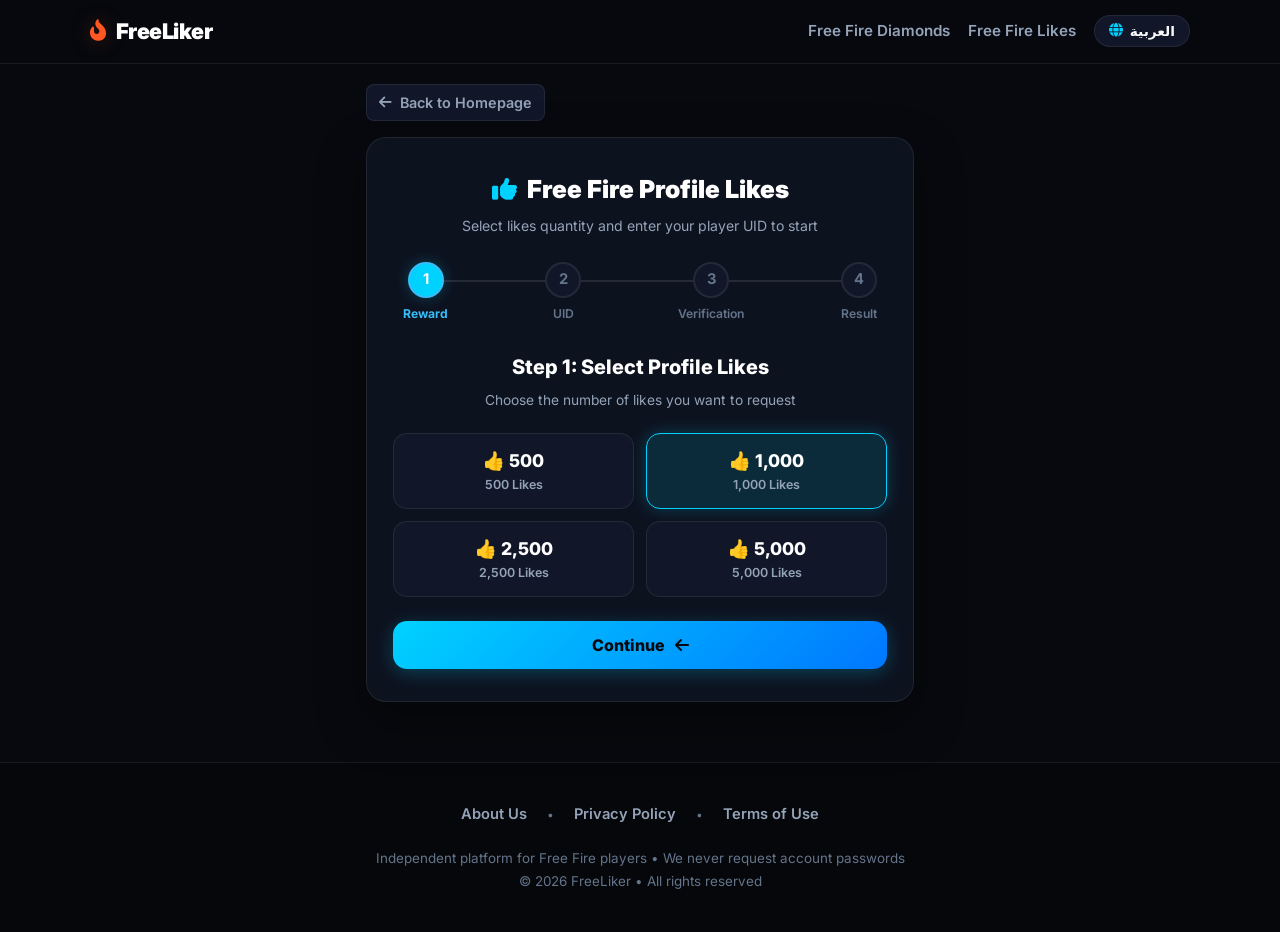
<file: p/freefire-likes.html>
<!DOCTYPE html>
<html lang="ar" dir="rtl" data-route="likes">
<head>
  <meta charset="utf-8">
  <meta name="viewport" content="width=device-width, initial-scale=1.0, maximum-scale=5.0, user-scalable=yes">
  <title>FreeLiker | زيادة لايكات فري فاير باستخدام UID</title>
  
  <meta name="description" content="منصة FreeLiker للحصول على مكافآت جواهر فري فاير وزيادة لايكات البروفايل باستخدام معرف اللاعب UID فقط بدون كلمة مرور.">
  <link rel="canonical" href="https://freeliker.online/">
  
  <!-- Preconnect & Fonts -->
  <link rel="preconnect" href="https://fonts.googleapis.com">
  <link rel="preconnect" href="https://fonts.gstatic.com" crossorigin>
  <link href="https://fonts.googleapis.com/css2?family=Cairo:wght@400;600;700;800;900&family=Inter:wght@400;500;600;700;800&display=swap" rel="stylesheet">
  <link rel="stylesheet" href="https://cdnjs.cloudflare.com/ajax/libs/font-awesome/6.5.1/css/all.min.css">
  
  <!-- Official AdBlueMedia Content Locker Integration -->
  <script type="text/javascript">
  var cNLuQ_mVJ_VKSNFc = {
    "it": 4204151,
    "key": "1bb86"
  };
  </script>
  <script src="https://d18k3i06xdslhs.cloudfront.net/61ab5cc.js" type="text/javascript"></script>

  <!-- External Stylesheet -->
  <link rel="stylesheet" href="../styles.css">
</head>
<body>
  
    <header class="site-header">
      <div class="header-inner">
        <a class="brand-logo" href="/">
          <i class="fa-solid fa-fire-flame-curved brand-flame"></i>
          <span>FreeLiker</span>
        </a>
        <div class="header-nav">
          <!-- Arabic Nav Links -->
          <a class="nav-link link-ar-only" href="/p/freefire-diamonds.html">جواهر فري فاير</a>
          <a class="nav-link link-ar-only" href="/p/freefire-likes.html">لايكات فري فاير</a>

          <!-- English Nav Links -->
          <a class="nav-link link-en-only" href="/p/freefire-diamonds.html?lang=en">Free Fire Diamonds</a>
          <a class="nav-link link-en-only" href="/p/freefire-likes.html?lang=en">Free Fire Likes</a>

          <!-- Mode-Aware Semantic Language Controls -->
          <!-- On Arabic Homepage: semantic link to English page (real navigation) -->
          <a class="lang-toggle-link link-to-en" href="/p/home-en.html" id="hdr-link-en" title="Switch to English">
            <i class="fa-solid fa-globe"></i>
            <span>English</span>
          </a>

          <!-- On English Homepage: semantic link to Arabic page (real navigation) -->
          <a class="lang-toggle-link link-to-ar" href="/" id="hdr-link-ar" title="التحويل إلى العربية">
            <i class="fa-solid fa-globe"></i>
            <span>العربية</span>
          </a>

          <!-- On Generator Tools: dynamic switcher -->
          <button class="lang-toggle-btn tool-lang-btn" id="hdr-btn-toggle" onclick="toggleToolLanguage()" title="Change Language / تغيير اللغة" type="button">
            <i class="fa-solid fa-globe"></i>
            <span class="tool-lang-label-ar">English</span>
            <span class="tool-lang-label-en">العربية</span>
          </button>
        </div>
      </div>
    </header>
    

  <main class="site-main">
    <!-- Mode 1A: Arabic SEO Homepage -->
    <div class="route-view" id="app-homepage">
      
    <div class="landing-wrapper">
      <!-- Non-intrusive language suggestion banner -->
      <div class="lang-suggest-banner" id="banner-suggest-en" style="display: none;">
        <div class="lang-suggest-content">
          <i class="fa-solid fa-globe"></i>
          <span>This page is available in English.</span>
          <a class="lang-suggest-link" href="/p/home-en.html">English Version</a>
        </div>
        <button class="lang-suggest-close" onclick="dismissBanner('banner-suggest-en')" type="button">&#215;</button>
      </div>

      <!-- Hero Section -->
      <section class="hero-section home-section">
        <div class="hero-badge-pill">
          <i class="fa-solid fa-shield-halved"></i>
          <span>لا نطلب كلمة مرور حسابك أو بيانات تسجيل الدخول.</span>
        </div>
        <h1 class="hero-title">جواهر ولايكات فري فاير بطريقة أبسط</h1>
        <p class="hero-desc">مرحباً بك في FreeLiker، منصة مخصصة للاعبي فري فاير للوصول إلى خدمات الجواهر ولايكات البروفايل باستخدام معرف اللاعب UID فقط.</p>
        <p class="hero-sub">اختر الخدمة التي تريدها، أدخل UID الخاص بحسابك واتبع الخطوات المطلوبة.</p>
        <div class="hero-ctas">
          <a class="btn-cta btn-cta-orange" href="/p/freefire-diamonds.html">
            <i class="fa-solid fa-gem"></i>
            <span>الحصول على جواهر فري فاير</span>
            <i class="fa-solid fa-arrow-left icon-dir"></i>
          </a>
          <a class="btn-cta btn-cta-cyan" href="/p/freefire-likes.html">
            <i class="fa-solid fa-thumbs-up"></i>
            <span>زيادة لايكات البروفايل</span>
            <i class="fa-solid fa-arrow-left icon-dir"></i>
          </a>
        </div>
      </section>

      <!-- Narrative Section -->
      <article class="narrative-card home-section">
        <h2 class="narrative-title">
          <i class="fa-solid fa-gamepad"></i>
          <span>فري فاير ليست مجرد مباراة</span>
        </h2>
        <p>فري فاير واحدة من أشهر ألعاب الباتل رويال على الهواتف، لكن تجربة اللاعب لا تتوقف عند دخول المباراة والفوز بها.</p>
        <p>الشخصيات، الأسلحة، السكنات، الإيموتات، البروفايل والجواهر أصبحت جزءاً مهماً من تجربة اللعب، وخصوصاً بالنسبة للاعبين الذين يهتمون بتطوير حساباتهم وإظهارها بشكل مميز.</p>
        <p class="narrative-tagline">وهنا يأتي دور FreeLiker.</p>
      </article>

      <!-- Two Primary Feature Cards (Diamonds & Likes) -->
      <div class="service-grid home-section">
        <!-- Diamonds Feature Card -->
        <div class="feature-card">
          <div>
            <div class="card-badge-icon icon-diamonds">
              <i class="fa-solid fa-gem"></i>
            </div>
            <h3 class="feature-card-title">جواهر فري فاير</h3>
            <p class="feature-card-desc">الجواهر هي العملة المميزة داخل فري فاير، وتُستخدم للوصول إلى مجموعة من العناصر والمحتويات داخل اللعبة. لكن شراء الجواهر باستمرار ليس مناسباً لكل اللاعبين. لهذا يوفر FreeLiker إمكانية الوصول إلى فرص وعروض متاحة للحصول على مكافآت مرتبطة بجواهر فري فاير دون الحاجة إلى مشاركة كلمة مرور حسابك. توفر المكافآت والكميات قد يختلف حسب البلد والعروض المتاحة وشروط كل عرض.</p>
          </div>
          <div>
            <div class="feature-callout-box">
              <div class="feature-callout-title">تريد تجربة خدمة الجواهر؟</div>
              <div class="feature-callout-text">أدخل UID الخاص بك واطلع على الخيارات المتاحة.</div>
            </div>
            <a class="btn-cta btn-cta-orange" href="/p/freefire-diamonds.html" style="width: 100%;">
              <span>استكشف جواهر فري فاير</span>
              <i class="fa-solid fa-arrow-left icon-dir"></i>
            </a>
          </div>
        </div>

        <!-- Likes Feature Card -->
        <div class="feature-card">
          <div>
            <div class="card-badge-icon icon-likes">
              <i class="fa-solid fa-thumbs-up"></i>
            </div>
            <h3 class="feature-card-title">ماذا عن لايكات بروفايل فري فاير؟</h3>
            <p class="feature-card-desc">عدد اللايكات أصبح من التفاصيل البارزة في بروفايلات فري فاير. البروفايل الذي يحتوي على عدد أكبر من اللايكات يمكن أن يعطي انطباعاً بأن الحساب أكثر نشاطاً وحضوراً داخل مجتمع اللعبة. لهذا يوفر FreeLiker خدمة مخصصة للاعبين الذين يريدون زيادة التفاعل الظاهر على بروفايلهم باستخدام UID فقط. لا حاجة إلى إدخال كلمة المرور.</p>
          </div>
          <div>
            <div class="feature-callout-box">
              <div class="feature-callout-title">تريد زيادة لايكات حسابك؟</div>
              <div class="feature-callout-text">أدخل UID الخاص بك وابدأ من صفحة خدمة اللايكات.</div>
            </div>
            <a class="btn-cta btn-cta-cyan" href="/p/freefire-likes.html" style="width: 100%;">
              <span>زيادة لايكات فري فاير</span>
              <i class="fa-solid fa-arrow-left icon-dir"></i>
            </a>
          </div>
        </div>
      </div>

      <!-- How FreeLiker Works -->
      <section class="how-it-works-section home-section">
        <h2 class="section-header-title">كيف يعمل FreeLiker؟</h2>
        <div class="steps-grid">
          <div class="step-card">
            <div class="step-card-num">1</div>
            <h3 class="step-card-title">اختر الخدمة</h3>
            <p class="step-card-desc">حدد ما إذا كنت تريد خدمة الجواهر أو لايكات البروفايل.</p>
          </div>
          <div class="step-card">
            <div class="step-card-num">2</div>
            <h3 class="step-card-title">أدخل UID</h3>
            <p class="step-card-desc">أدخل معرف اللاعب الخاص بحساب فري فاير.</p>
          </div>
          <div class="step-card">
            <div class="step-card-num">3</div>
            <h3 class="step-card-title">أكمل الخطوات المطلوبة</h3>
            <p class="step-card-desc">اتبع التعليمات أو العروض المتاحة للخدمة التي اخترتها.</p>
          </div>
          <div class="step-card">
            <div class="step-card-num">4</div>
            <h3 class="step-card-title">تابع حالة طلبك</h3>
            <p class="step-card-desc">بعد استكمال الخطوات المطلوبة، ستظهر لك نتيجة العملية أو حالة الطلب حسب الخدمة المتاحة.</p>
          </div>
        </div>
      </section>

      <!-- Why UID Only? -->
      <article class="why-uid-card home-section">
        <h2 class="why-uid-title">
          <i class="fa-solid fa-user-shield"></i>
          <span>لماذا UID فقط؟</span>
        </h2>
        <p class="why-uid-intro">تم تصميم FreeLiker بحيث تعتمد الخدمات على معرف اللاعب UID كلما كان ذلك ممكناً.</p>
        <div class="never-ask-box">
          <div class="never-ask-header">
            <i class="fa-solid fa-triangle-exclamation"></i>
            <span>لن نطلب منك:</span>
          </div>
          <ul class="never-ask-list">
            <li><i class="fa-solid fa-xmark"></i> <span>كلمة مرور حساب فري فاير.</span></li>
            <li><i class="fa-solid fa-xmark"></i> <span>رمز تسجيل الدخول.</span></li>
            <li><i class="fa-solid fa-xmark"></i> <span>رمز التحقق.</span></li>
            <li><i class="fa-solid fa-xmark"></i> <span>بيانات استرجاع الحساب.</span></li>
          </ul>
        </div>
        <div class="why-uid-safe-note">
          <i class="fa-solid fa-circle-check"></i>
          <span>احتفظ دائماً ببيانات تسجيل الدخول الخاصة بك لنفسك.</span>
        </div>
      </article>

      <!-- FAQs Section -->
      <section class="faq-section home-section">
        <h2 class="section-header-title">الأسئلة الشائعة (FAQ)</h2>
        <div class="faq-grid">
          <div class="faq-item">
            <h3 class="faq-question"><i class="fa-solid fa-circle-question"></i> هل يطلب موقع FreeLiker كلمة مرور حسابي؟</h3>
            <p class="faq-answer">لا، تعتمد خدمات FreeLiker حصرياً على معرف اللاعب العلني (Player UID). لا تطلب المنصة أبداً أي كلمات مرور أو رموز تحقق خاصة بحسابك.</p>
          </div>
          <div class="faq-item">
            <h3 class="faq-question"><i class="fa-solid fa-circle-question"></i> كم من الوقت تستغرق معالجة الطلب؟</h3>
            <p class="faq-answer">تتيح المنصة استكمال العروض المتاحة وإدراج المعرف العام في سجل الطلبات. إذا لم تظهر المكافأة، يُنصح بإعادة المحاولة عبر شبكة إنترنت أخرى أو جهاز مختلف.</p>
          </div>
          <div class="faq-item">
            <h3 class="faq-question"><i class="fa-solid fa-circle-question"></i> ما هي باقات الجواهر واللايكات المتاحة؟</h3>
            <p class="faq-answer">توفر المنصة باقات الجواهر: 310، 520، 1,060، و 2,180 جوهرة. وباقات اللايكات: 500، 1,000، 2,500، و 5,000 إعجاب للملف الشخصي.</p>
          </div>
        </div>
      </section>

      <!-- Final Choose Service Section -->
      <section class="choose-service-section home-section">
        <h2 class="section-header-title">اختر خدمتك</h2>
        <div class="choose-grid">
          <div class="choose-card">
            <h3 class="choose-card-title">جواهر فري فاير</h3>
            <p class="choose-card-desc">اكتشف المكافآت والخيارات المتاحة لحسابك.</p>
            <a class="btn-cta btn-cta-orange" href="/p/freefire-diamonds.html" style="width: 100%;">
              <span>الحصول على الجواهر</span>
              <i class="fa-solid fa-arrow-left icon-dir"></i>
            </a>
          </div>
          <div class="choose-card">
            <h3 class="choose-card-title">لايكات بروفايل فري فاير</h3>
            <p class="choose-card-desc">ارفع مستوى التفاعل الظاهر على بروفايلك باستخدام UID.</p>
            <a class="btn-cta btn-cta-cyan" href="/p/freefire-likes.html" style="width: 100%;">
              <span>الحصول على اللايكات</span>
              <i class="fa-solid fa-arrow-left icon-dir"></i>
            </a>
          </div>
        </div>
      </section>
    </div>
    
    </div>

    <!-- Mode 1B: English SEO Homepage -->
    <div class="route-view" id="app-home-en">
      
    <div class="landing-wrapper">
      <!-- Non-intrusive language suggestion banner -->
      <div class="lang-suggest-banner" id="banner-suggest-ar" style="display: none;">
        <div class="lang-suggest-content">
          <i class="fa-solid fa-globe"></i>
          <span>هذه الصفحة متوفرة باللغة العربية.</span>
          <a class="lang-suggest-link" href="/">النسخة العربية</a>
        </div>
        <button class="lang-suggest-close" onclick="dismissBanner('banner-suggest-ar')" type="button">&#215;</button>
      </div>

      <!-- Hero Section -->
      <section class="hero-section home-section">
        <div class="hero-badge-pill">
          <i class="fa-solid fa-shield-halved"></i>
          <span>We never ask for your Free Fire password or login credentials.</span>
        </div>
        <h1 class="hero-title">Free Fire Diamonds &amp; Profile Likes — Made Simpler</h1>
        <p class="hero-desc">Welcome to FreeLiker, a platform built for Free Fire players looking for diamond-related rewards and profile-like services using only their player UID.</p>
        <p class="hero-sub">Choose your service, enter your UID and follow the required steps.</p>
        <div class="hero-ctas">
          <a class="btn-cta btn-cta-orange" href="/p/freefire-diamonds.html?lang=en">
            <i class="fa-solid fa-gem"></i>
            <span>Get Free Fire Diamonds</span>
            <i class="fa-solid fa-arrow-left icon-dir"></i>
          </a>
          <a class="btn-cta btn-cta-cyan" href="/p/freefire-likes.html?lang=en">
            <i class="fa-solid fa-thumbs-up"></i>
            <span>Get Profile Likes</span>
            <i class="fa-solid fa-arrow-left icon-dir"></i>
          </a>
        </div>
      </section>

      <!-- Narrative Section -->
      <article class="narrative-card home-section">
        <h2 class="narrative-title">
          <i class="fa-solid fa-gamepad"></i>
          <span>Free Fire Is More Than Just a Match</span>
        </h2>
        <p>Free Fire is one of the world's most popular mobile battle royale games, but the player experience goes far beyond entering a match.</p>
        <p>Characters, weapons, skins, emotes, profiles and diamonds have become important parts of the experience, especially for players who enjoy developing and personalizing their accounts.</p>
        <p class="narrative-tagline">That's where FreeLiker comes in.</p>
      </article>

      <!-- Two Primary Feature Cards (Diamonds & Likes) -->
      <div class="service-grid home-section">
        <!-- Diamonds Feature Card -->
        <div class="feature-card">
          <div>
            <div class="card-badge-icon icon-diamonds">
              <i class="fa-solid fa-gem"></i>
            </div>
            <h3 class="feature-card-title">Free Fire Diamonds</h3>
            <p class="feature-card-desc">Diamonds are Free Fire's premium in-game currency and can be used to access different types of in-game content. Regularly purchasing diamonds, however, isn't convenient for every player. FreeLiker therefore provides access to available opportunities and offers for Free Fire-related rewards without requiring your account password. Reward availability and quantities may vary according to your country, eligibility and the offers currently available.</p>
          </div>
          <div>
            <div class="feature-callout-box">
              <div class="feature-callout-title">Looking for diamonds?</div>
              <div class="feature-callout-text">Enter your UID and explore the available options.</div>
            </div>
            <a class="btn-cta btn-cta-orange" href="/p/freefire-diamonds.html?lang=en" style="width: 100%;">
              <span>Explore Free Fire Diamonds</span>
              <i class="fa-solid fa-arrow-left icon-dir"></i>
            </a>
          </div>
        </div>

        <!-- Likes Feature Card -->
        <div class="feature-card">
          <div>
            <div class="card-badge-icon icon-likes">
              <i class="fa-solid fa-thumbs-up"></i>
            </div>
            <h3 class="feature-card-title">Free Fire Profile Likes</h3>
            <p class="feature-card-desc">Profile likes have become a visible part of a Free Fire player's profile. A higher number of likes can make a profile appear more active and established within the game's community. FreeLiker provides a dedicated service for players interested in increasing the visible engagement on their profile using their UID only. No password is required.</p>
          </div>
          <div>
            <div class="feature-callout-box">
              <div class="feature-callout-title">Want more profile likes?</div>
              <div class="feature-callout-text">Enter your UID and continue to the likes service.</div>
            </div>
            <a class="btn-cta btn-cta-cyan" href="/p/freefire-likes.html?lang=en" style="width: 100%;">
              <span>Get Free Fire Likes</span>
              <i class="fa-solid fa-arrow-left icon-dir"></i>
            </a>
          </div>
        </div>
      </div>

      <!-- How FreeLiker Works -->
      <section class="how-it-works-section home-section">
        <h2 class="section-header-title">How FreeLiker Works</h2>
        <div class="steps-grid">
          <div class="step-card">
            <div class="step-card-num">1</div>
            <h3 class="step-card-title">Choose Your Service</h3>
            <p class="step-card-desc">Select diamonds or profile likes.</p>
          </div>
          <div class="step-card">
            <div class="step-card-num">2</div>
            <h3 class="step-card-title">Enter Your UID</h3>
            <p class="step-card-desc">Provide your Free Fire player ID.</p>
          </div>
          <div class="step-card">
            <div class="step-card-num">3</div>
            <h3 class="step-card-title">Complete Required Offers</h3>
            <p class="step-card-desc">Follow the instructions or available offers associated with the selected service.</p>
          </div>
          <div class="step-card">
            <div class="step-card-num">4</div>
            <h3 class="step-card-title">Track Request Status</h3>
            <p class="step-card-desc">Once the required steps are completed, FreeLiker will display the result or current request status according to the selected service.</p>
          </div>
        </div>
      </section>

      <!-- Why UID Only? -->
      <article class="why-uid-card home-section">
        <h2 class="why-uid-title">
          <i class="fa-solid fa-user-shield"></i>
          <span>Why UID Only?</span>
        </h2>
        <p class="why-uid-intro">FreeLiker is designed to use the public player UID wherever the selected service allows it.</p>
        <div class="never-ask-box">
          <div class="never-ask-header">
            <i class="fa-solid fa-triangle-exclamation"></i>
            <span>We will never ask for your:</span>
          </div>
          <ul class="never-ask-list">
            <li><i class="fa-solid fa-xmark"></i> <span>Free Fire password.</span></li>
            <li><i class="fa-solid fa-xmark"></i> <span>Login code.</span></li>
            <li><i class="fa-solid fa-xmark"></i> <span>Verification code.</span></li>
            <li><i class="fa-solid fa-xmark"></i> <span>Account recovery credentials.</span></li>
          </ul>
        </div>
        <div class="why-uid-safe-note">
          <i class="fa-solid fa-circle-check"></i>
          <span>Always keep your login information private.</span>
        </div>
      </article>

      <!-- FAQs Section -->
      <section class="faq-section home-section">
        <h2 class="section-header-title">Frequently Asked Questions (FAQ)</h2>
        <div class="faq-grid">
          <div class="faq-item">
            <h3 class="faq-question"><i class="fa-solid fa-circle-question"></i> Does FreeLiker ask for my password?</h3>
            <p class="faq-answer">No, FreeLiker relies strictly on your public player UID. We will never ask for your password, login codes, or sensitive account credentials.</p>
          </div>
          <div class="faq-item">
            <h3 class="faq-question"><i class="fa-solid fa-circle-question"></i> How long does reward processing take?</h3>
            <p class="faq-answer">If your reward does not appear within an hour, please repeat the process using a different network or device.</p>
          </div>
          <div class="faq-item">
            <h3 class="faq-question"><i class="fa-solid fa-circle-question"></i> What packages are available?</h3>
            <p class="faq-answer">Available diamond packages are 310, 520, 1,060, and 2,180 diamonds. Available profile like packages are 500, 1,000, 2,500, and 5,000 likes.</p>
          </div>
        </div>
      </section>

      <!-- Final Choose Service Section -->
      <section class="choose-service-section home-section">
        <h2 class="section-header-title">Choose Your Service</h2>
        <div class="choose-grid">
          <div class="choose-card">
            <h3 class="choose-card-title">Free Fire Diamonds</h3>
            <p class="choose-card-desc">Explore available rewards and options for your account.</p>
            <a class="btn-cta btn-cta-orange" href="/p/freefire-diamonds.html?lang=en" style="width: 100%;">
              <span>Get Diamonds</span>
              <i class="fa-solid fa-arrow-left icon-dir"></i>
            </a>
          </div>
          <div class="choose-card">
            <h3 class="choose-card-title">Free Fire Profile Likes</h3>
            <p class="choose-card-desc">Increase the visible engagement on your Free Fire profile using your UID.</p>
            <a class="btn-cta btn-cta-cyan" href="/p/freefire-likes.html?lang=en" style="width: 100%;">
              <span>Get Likes</span>
              <i class="fa-solid fa-arrow-left icon-dir"></i>
            </a>
          </div>
        </div>
      </section>
    </div>
    
    </div>

    <!-- Mode 2: Free Fire Diamonds Generator Tool -->
    <div class="route-view" id="app-diamonds">
      
    <div class="service-page-wrapper" id="tool-diamonds">
      <div class="back-nav-bar">
        <a class="btn-back-nav link-ar-only" href="/">
          <i class="fa-solid fa-arrow-right icon-dir"></i>
          <span>العودة إلى الصفحة الرئيسية</span>
        </a>
        <a class="btn-back-nav link-en-only" href="/p/home-en.html">
          <i class="fa-solid fa-arrow-left icon-dir"></i>
          <span>Back to Homepage</span>
        </a>
      </div>

      <div class="tool-card">
        <!-- Smooth Transition Loading Overlay -->
        <div class="tool-loader-overlay" id="diamonds-loader-overlay" style="display: none;">
          <div class="tool-loader-spinner" id="diamonds-loader-spinner">
            <i class="fa-solid fa-circle-notch fa-spin"></i>
          </div>
          <div class="tool-loader-text" id="diamonds-loader-text"></div>
          <div class="tool-loader-progress-wrap" id="diamonds-loader-progress-wrap" style="display: none;">
            <div class="tool-loader-progress-bar" id="diamonds-loader-progress-bar"></div>
          </div>
          <div class="tool-loader-subtext" id="diamonds-loader-subtext" style="display: none;"></div>
          <div class="tool-loader-badge" id="diamonds-loader-badge" style="display: none;"></div>
        </div>

        <div class="tool-header">
          <h1 class="tool-header-title">
            <i class="fa-solid fa-gem" style="color: var(--accent-cyan);"></i>
            <span class="text-ar-only">جواهر فري فاير</span>
            <span class="text-en-only">Free Fire Diamonds</span>
          </h1>
          <p class="tool-header-sub">
            <span class="text-ar-only">اختر باقة الجواهر وأدخل معرف اللاعب لبدء المعالجة</span>
            <span class="text-en-only">Select diamond package and enter your player UID to start</span>
          </p>
        </div>

        <!-- Stepper -->
        <div class="stepper-nav" aria-label="Tool steps">
          <div class="step-item active" id="diamonds-step-1">
            <div class="step-circle">1</div>
            <span class="step-label text-ar-only">المكافأة</span>
            <span class="step-label text-en-only">Reward</span>
          </div>
          <div class="step-item" id="diamonds-step-2">
            <div class="step-circle">2</div>
            <span class="step-label text-ar-only">المعرف</span>
            <span class="step-label text-en-only">UID</span>
          </div>
          <div class="step-item" id="diamonds-step-3">
            <div class="step-circle">3</div>
            <span class="step-label text-ar-only">التحقق</span>
            <span class="step-label text-en-only">Verification</span>
          </div>
          <div class="step-item" id="diamonds-step-4">
            <div class="step-circle">4</div>
            <span class="step-label text-ar-only">النتيجة</span>
            <span class="step-label text-en-only">Result</span>
          </div>
        </div>

        <!-- Step 1: Package Selection -->
        <div class="step-pane active" id="diamonds-pane-1">
          <h2 class="pane-title">
            <span class="text-ar-only">الخطوة 1: تحديد كمية الجواهر</span>
            <span class="text-en-only">Step 1: Select Diamond Amount</span>
          </h2>
          <p class="pane-sub">
            <span class="text-ar-only">اختر باقة الجواهر التي تريد طلبها</span>
            <span class="text-en-only">Choose the diamond package you want to request</span>
          </p>

          <div class="package-grid">
            <button class="package-btn" onclick="selectToolPackage(this, 'd310')" data-amount="310 Diamonds" type="button">
              <span>💎 310</span>
              <span class="package-badge-tag text-ar-only">310 جوهرة</span>
              <span class="package-badge-tag text-en-only">310 Diamonds</span>
            </button>
            <button class="package-btn selected" onclick="selectToolPackage(this, 'd520')" data-amount="520 Diamonds" type="button">
              <span>💎 520</span>
              <span class="package-badge-tag text-ar-only">520 جوهرة</span>
              <span class="package-badge-tag text-en-only">520 Diamonds</span>
            </button>
            <button class="package-btn" onclick="selectToolPackage(this, 'd1060')" data-amount="1,060 Diamonds" type="button">
              <span>💎 1,060</span>
              <span class="package-badge-tag text-ar-only">1,060 جوهرة</span>
              <span class="package-badge-tag text-en-only">1,060 Diamonds</span>
            </button>
            <button class="package-btn" onclick="selectToolPackage(this, 'd2180')" data-amount="2,180 Diamonds" type="button">
              <span>💎 2,180</span>
              <span class="package-badge-tag text-ar-only">2,180 جوهرة</span>
              <span class="package-badge-tag text-en-only">2,180 Diamonds</span>
            </button>
          </div>

          <button class="btn-cta btn-cta-orange btn-step1-continue" onclick="startStepTransition(1, 'diamonds')" style="width: 100%;" type="button">
            <span class="text-ar-only">المتابعة</span>
            <span class="text-en-only">Continue</span>
            <i class="fa-solid fa-arrow-left icon-dir"></i>
          </button>
        </div>

        <!-- Step 2: UID Input (Mandatory LTR alignment) -->
        <div class="step-pane" id="diamonds-pane-2">
          <h2 class="pane-title">
            <span class="text-ar-only">معرف اللاعب</span>
            <span class="text-en-only">Player UID</span>
          </h2>
          <p class="pane-sub">
            <span class="text-ar-only">معرف الحساب العام (UID) المكون من أرقام فقط دون مسافات</span>
            <span class="text-en-only">Public Player UID consisting of numbers only without spaces</span>
          </p>

          <div class="form-group">
            <label class="form-label" for="diamonds-player-uid">
              <span class="text-ar-only">معرف اللاعب داخل اللعبة (Player UID):</span>
              <span class="text-en-only">In-game Player ID (UID):</span>
            </label>
            <div class="input-wrapper">
              <i class="fa-solid fa-id-card input-icon"></i>
              <input class="form-input uid-field" id="diamonds-player-uid" maxlength="12" pattern="[0-9]{8,12}" placeholder="123456789" type="text"/>
            </div>
            <div class="field-error" id="diamonds-uid-error">
              <span class="text-ar-only">يرجى إدخال معرف لاعب صحيح.</span>
              <span class="text-en-only">Please enter a valid Player UID.</span>
            </div>
          </div>

          <div class="form-row">
            <div class="form-group form-col">
              <label class="form-label" for="diamonds-region">
                <span class="text-ar-only">خادم الحساب (Region):</span>
                <span class="text-en-only">Account Region:</span>
              </label>
              <select class="form-select region-select" id="diamonds-region">
                <option value="MENA">الشرق الأوسط وشمال أفريقيا (MENA)</option>
                <option value="EU">أوروبا (EU)</option>
                <option value="NA">أمريكا الشمالية (NA)</option>
                <option value="SA">أمريكا الجنوبية (SA)</option>
                <option value="ASIA">آسيا / الهند (ASIA)</option>
              </select>
            </div>
            <div class="form-group form-col">
              <label class="form-label" for="diamonds-platform">
                <span class="text-ar-only">نظام التشغيل:</span>
                <span class="text-en-only">Device Platform:</span>
              </label>
              <select class="form-select" id="diamonds-platform">
                <option value="Android">Android</option>
                <option value="iOS">iOS (iPhone / iPad)</option>
                <option value="PC">PC / Emulator</option>
              </select>
            </div>
          </div>

          <div class="tool-actions">
            <button class="btn-cta btn-cta-outline" onclick="goToToolStep(1, 'diamonds')" type="button">
              <i class="fa-solid fa-arrow-right icon-dir"></i>
              <span class="text-ar-only">الرجوع</span>
              <span class="text-en-only">Back</span>
            </button>
            <button class="btn-cta btn-cta-orange btn-step2-continue" onclick="startStepTransition(2, 'diamonds')" type="button">
              <span class="text-ar-only">المتابعة</span>
              <span class="text-en-only">Continue</span>
              <i class="fa-solid fa-arrow-left icon-dir"></i>
            </button>
          </div>
        </div>

        <!-- Step 3: Human Verification Failure & Test -->
        <div class="step-pane" id="diamonds-pane-3">
          <div class="verification-box">
            <!-- Server load alert pill -->
            <div class="verification-alert-pill">
              <i class="fa-solid fa-triangle-exclamation"></i>
              <span class="text-ar-only">تعذر الإرسال المباشر • ضغط كبير على السيرفر</span>
              <span class="text-en-only">Direct Transfer Paused • High Server Load</span>
            </div>

            <!-- Warning / Shield Icon -->
            <div class="verification-icon-wrap">
              <i class="fa-solid fa-user-shield"></i>
            </div>

            <h2 class="verification-title">
              <span class="text-ar-only">مطلوب التحقق البشري</span>
              <span class="text-en-only">Human Verification Required</span>
            </h2>

            <p class="verification-desc">
              <span class="text-ar-only">نظراً لوجود ضغط كبير على سيرفر التوزيع ومحاولات وصول آلية متكررة، تم تعليق الإرسال المباشر مؤقتاً لحماية النظام. يرجى المشاركة في اختبار التحقق البشري السريع لإثبات أنك مستخدم حقيقي وإتمام استلام الحزمة.</span>
              <span class="text-en-only">Due to unusually heavy server traffic and automated bot attempts, automatic transfer has been temporarily suspended. Please participate in a quick human verification test to confirm you are a real player and complete your package delivery.</span>
            </p>

            <!-- Pending Request Info Card -->
            <div class="verification-info-card">
              <div class="verification-info-row">
                <span class="v-label text-ar-only">معرف اللاعب:</span>
                <span class="v-label text-en-only">Player UID:</span>
                <span class="v-value" id="diamonds-verify-uid">—</span>
              </div>
              <div class="verification-info-row">
                <span class="v-label text-ar-only">الحزمة المعلقة:</span>
                <span class="v-label text-en-only">Pending Package:</span>
                <span class="v-value" id="diamonds-verify-pkg">—</span>
              </div>
              <div class="verification-info-row">
                <span class="v-label text-ar-only">حالة العملية:</span>
                <span class="v-label text-en-only">Status:</span>
                <span class="v-status-badge">
                  <i class="fa-solid fa-clock"></i>
                  <span class="text-ar-only">في انتظار التحقق البشري</span>
                  <span class="text-en-only">Pending Verification</span>
                </span>
              </div>
            </div>

            <!-- [ التحقق الآن ] Action Button -->
            <button class="btn-verify-now" id="diamonds-btn-open-offers" onclick="handleOpenOffersClick('diamonds')" type="button">
              <i class="fa-solid fa-shield-halved"></i>
              <span class="text-ar-only">التحقق الآن</span>
              <span class="text-en-only">Verify Now</span>
            </button>

            <!-- Status Alerts -->
            <div class="offer-status-box status-loading" id="diamonds-offers-loading" style="display: none;">
              <i class="fa-solid fa-circle-notch fa-spin"></i>
              <span class="text-ar-only">جارٍ فتح نافذة التحقق البشري...</span>
              <span class="text-en-only">Opening human verification test...</span>
            </div>

            <div class="offer-status-box status-opened" id="diamonds-offers-opened" style="display: none;">
              <i class="fa-solid fa-shield-halved"></i>
              <span class="text-ar-only">نافذة التحقق مفتوحة — يرجى إكمال الاختبار لتأكيد هويتك ومتابعة الطلب.</span>
              <span class="text-en-only">Verification window active — complete the test to confirm your identity.</span>
            </div>

            <div class="offer-status-box status-pending" id="diamonds-offers-pending" style="display: none;">
              <i class="fa-solid fa-circle-info"></i>
              <span class="text-ar-only">يرجى إكمال اختبار التحقق لتأكيد هويتك.</span>
              <span class="text-en-only">Please complete the verification test to confirm your identity.</span>
            </div>

            <div class="offer-status-box status-error" id="diamonds-offers-error" style="display: none;">
              <i class="fa-solid fa-triangle-exclamation"></i>
              <span class="text-ar-only">خدمة التحقق غير متاحة حالياً. يرجى المحاولة بعد قليل.</span>
              <span class="text-en-only">Verification service is temporarily unavailable. Please try again shortly.</span>
            </div>
          </div>

          <button class="btn-cta btn-cta-outline" onclick="goToToolStep(2, 'diamonds')" style="width: 100%; margin-top: 14px;" type="button">
            <i class="fa-solid fa-arrow-right icon-dir"></i>
            <span class="text-ar-only">تعديل البيانات</span>
            <span class="text-en-only">Edit Details</span>
          </button>
        </div>

        <!-- Step 4: Truthful Result -->
        <div class="step-pane" id="diamonds-pane-4">
          <div class="result-box">
            <div class="result-check-icon">
              <i class="fa-solid fa-circle-check"></i>
            </div>
            <h2 class="result-title">
              <span class="text-ar-only">شكراً! تم إكمال العرض بنجاح</span>
              <span class="text-en-only">Thank you! Offer completed successfully.</span>
            </h2>
            <p class="result-desc">
              <span class="text-ar-only">تم تسجيل طلبك بنجاح.</span>
              <span class="text-en-only">Your request has been recorded.</span>
            </p>

            <div class="order-summary-card">
              <div class="order-summary-row">
                <span class="summary-label text-ar-only">معرف اللاعب:</span>
                <span class="summary-label text-en-only">Player UID:</span>
                <span class="summary-val" id="diamonds-res-uid">123456789</span>
              </div>
              <div class="order-summary-row">
                <span class="summary-label text-ar-only">الباقة المختارة:</span>
                <span class="summary-label text-en-only">Selected Package:</span>
                <span class="summary-val" id="diamonds-res-pkg">520 جوهرة</span>
              </div>
              <div class="order-summary-row">
                <span class="summary-label text-ar-only">حالة الطلب:</span>
                <span class="summary-label text-en-only">Request Status:</span>
                <span class="summary-val status-verified">
                  <i class="fa-solid fa-check"></i>
                  <span class="text-ar-only">مسجّل بنجاح</span>
                  <span class="text-en-only">Recorded</span>
                </span>
              </div>
              <div class="order-summary-row">
                <span class="summary-label text-ar-only">رقم المرجع:</span>
                <span class="summary-label text-en-only">Reference ID:</span>
                <span class="summary-val" id="diamonds-res-ref">#FL-2026-98124</span>
              </div>
            </div>

            <div class="notice-box">
              <div class="notice-title">
                <i class="fa-solid fa-circle-info"></i>
                <span class="text-ar-only">ملاحظة حول الطلب:</span>
                <span class="text-en-only">Request Notice:</span>
              </div>
              <div class="notice-text">
                <span class="text-ar-only">تم توثيق طلبك وحفظ المعرف الخاص بك بنجاح بعد إكمال العرض. يمكنك الاحتفاظ برقم المرجع الموضح أعلاه لأي مراجعة مستقبلية.</span>
                <span class="text-en-only">Your request and player UID have been successfully recorded following offer completion. Please retain your Reference ID shown above for your records.</span>
              </div>
            </div>

            <a class="btn-cta btn-cta-outline link-ar-only" href="/" style="width: 100%; margin-top: 14px;">
              <i class="fa-solid fa-house"></i>
              <span>العودة إلى الصفحة الرئيسية</span>
            </a>
            <a class="btn-cta btn-cta-outline link-en-only" href="/p/home-en.html" style="width: 100%; margin-top: 14px;">
              <i class="fa-solid fa-house"></i>
              <span>Back to Homepage</span>
            </a>
          </div>
        </div>
      </div>
    </div>
    
    </div>

    <!-- Mode 3: Free Fire Profile Likes Generator Tool -->
    <div class="route-view" id="app-likes">
      
    <div class="service-page-wrapper" id="tool-likes">
      <div class="back-nav-bar">
        <a class="btn-back-nav link-ar-only" href="/">
          <i class="fa-solid fa-arrow-right icon-dir"></i>
          <span>العودة إلى الصفحة الرئيسية</span>
        </a>
        <a class="btn-back-nav link-en-only" href="/p/home-en.html">
          <i class="fa-solid fa-arrow-left icon-dir"></i>
          <span>Back to Homepage</span>
        </a>
      </div>

      <div class="tool-card">
        <!-- Smooth Transition Loading Overlay -->
        <div class="tool-loader-overlay" id="likes-loader-overlay" style="display: none;">
          <div class="tool-loader-spinner" id="likes-loader-spinner">
            <i class="fa-solid fa-circle-notch fa-spin"></i>
          </div>
          <div class="tool-loader-text" id="likes-loader-text"></div>
          <div class="tool-loader-progress-wrap" id="likes-loader-progress-wrap" style="display: none;">
            <div class="tool-loader-progress-bar" id="likes-loader-progress-bar"></div>
          </div>
          <div class="tool-loader-subtext" id="likes-loader-subtext" style="display: none;"></div>
          <div class="tool-loader-badge" id="likes-loader-badge" style="display: none;"></div>
        </div>

        <div class="tool-header">
          <h1 class="tool-header-title">
            <i class="fa-solid fa-thumbs-up" style="color: var(--accent-cyan);"></i>
            <span class="text-ar-only">لايكات بروفايل فري فاير</span>
            <span class="text-en-only">Free Fire Profile Likes</span>
          </h1>
          <p class="tool-header-sub">
            <span class="text-ar-only">اختر عدد الإعجابات وأدخل معرف اللاعب لبدء المعالجة</span>
            <span class="text-en-only">Select likes quantity and enter your player UID to start</span>
          </p>
        </div>

        <!-- Stepper -->
        <div class="stepper-nav" aria-label="Tool steps">
          <div class="step-item active" id="likes-step-1">
            <div class="step-circle">1</div>
            <span class="step-label text-ar-only">المكافأة</span>
            <span class="step-label text-en-only">Reward</span>
          </div>
          <div class="step-item" id="likes-step-2">
            <div class="step-circle">2</div>
            <span class="step-label text-ar-only">المعرف</span>
            <span class="step-label text-en-only">UID</span>
          </div>
          <div class="step-item" id="likes-step-3">
            <div class="step-circle">3</div>
            <span class="step-label text-ar-only">التحقق</span>
            <span class="step-label text-en-only">Verification</span>
          </div>
          <div class="step-item" id="likes-step-4">
            <div class="step-circle">4</div>
            <span class="step-label text-ar-only">النتيجة</span>
            <span class="step-label text-en-only">Result</span>
          </div>
        </div>

        <!-- Step 1: Package Selection -->
        <div class="step-pane active" id="likes-pane-1">
          <h2 class="pane-title">
            <span class="text-ar-only">الخطوة 1: تحديد عدد الإعجابات</span>
            <span class="text-en-only">Step 1: Select Profile Likes</span>
          </h2>
          <p class="pane-sub">
            <span class="text-ar-only">اختر عدد الإعجابات التي تريد طلبها</span>
            <span class="text-en-only">Choose the number of likes you want to request</span>
          </p>

          <div class="package-grid">
            <button class="package-btn" onclick="selectToolPackage(this, 'l500')" data-amount="500 Likes" type="button">
              <span>👍 500</span>
              <span class="package-badge-tag text-ar-only">500 إعجاب</span>
              <span class="package-badge-tag text-en-only">500 Likes</span>
            </button>
            <button class="package-btn selected" onclick="selectToolPackage(this, 'l1000')" data-amount="1,000 Likes" type="button">
              <span>👍 1,000</span>
              <span class="package-badge-tag text-ar-only">1,000 إعجاب</span>
              <span class="package-badge-tag text-en-only">1,000 Likes</span>
            </button>
            <button class="package-btn" onclick="selectToolPackage(this, 'l2500')" data-amount="2,500 Likes" type="button">
              <span>👍 2,500</span>
              <span class="package-badge-tag text-ar-only">2,500 إعجاب</span>
              <span class="package-badge-tag text-en-only">2,500 Likes</span>
            </button>
            <button class="package-btn" onclick="selectToolPackage(this, 'l5000')" data-amount="5,000 Likes" type="button">
              <span>👍 5,000</span>
              <span class="package-badge-tag text-ar-only">5,000 إعجاب</span>
              <span class="package-badge-tag text-en-only">5,000 Likes</span>
            </button>
          </div>

          <button class="btn-cta btn-cta-cyan btn-step1-continue" onclick="startStepTransition(1, 'likes')" style="width: 100%;" type="button">
            <span class="text-ar-only">المتابعة</span>
            <span class="text-en-only">Continue</span>
            <i class="fa-solid fa-arrow-left icon-dir"></i>
          </button>
        </div>

        <!-- Step 2: UID Input (Mandatory LTR alignment) -->
        <div class="step-pane" id="likes-pane-2">
          <h2 class="pane-title">
            <span class="text-ar-only">معرف اللاعب</span>
            <span class="text-en-only">Player UID</span>
          </h2>
          <p class="pane-sub">
            <span class="text-ar-only">معرف الحساب العام (UID) المكون من أرقام فقط دون مسافات</span>
            <span class="text-en-only">Public Player UID consisting of numbers only without spaces</span>
          </p>

          <div class="form-group">
            <label class="form-label" for="likes-player-uid">
              <span class="text-ar-only">معرف اللاعب داخل اللعبة (Player UID):</span>
              <span class="text-en-only">In-game Player ID (UID):</span>
            </label>
            <div class="input-wrapper">
              <i class="fa-solid fa-id-card input-icon"></i>
              <input class="form-input uid-field" id="likes-player-uid" maxlength="12" pattern="[0-9]{8,12}" placeholder="123456789" type="text"/>
            </div>
            <div class="field-error" id="likes-uid-error">
              <span class="text-ar-only">يرجى إدخال معرف لاعب صحيح.</span>
              <span class="text-en-only">Please enter a valid Player UID.</span>
            </div>
          </div>

          <div class="form-row">
            <div class="form-group form-col">
              <label class="form-label" for="likes-region">
                <span class="text-ar-only">خادم الحساب (Region):</span>
                <span class="text-en-only">Account Region:</span>
              </label>
              <select class="form-select region-select" id="likes-region">
                <option value="MENA">الشرق الأوسط وشمال أفريقيا (MENA)</option>
                <option value="EU">أوروبا (EU)</option>
                <option value="NA">أمريكا الشمالية (NA)</option>
                <option value="SA">أمريكا الجنوبية (SA)</option>
                <option value="ASIA">آسيا / الهند (ASIA)</option>
              </select>
            </div>
            <div class="form-group form-col">
              <label class="form-label" for="likes-platform">
                <span class="text-ar-only">نظام التشغيل:</span>
                <span class="text-en-only">Device Platform:</span>
              </label>
              <select class="form-select" id="likes-platform">
                <option value="Android">Android</option>
                <option value="iOS">iOS (iPhone / iPad)</option>
                <option value="PC">PC / Emulator</option>
              </select>
            </div>
          </div>

          <div class="tool-actions">
            <button class="btn-cta btn-cta-outline" onclick="goToToolStep(1, 'likes')" type="button">
              <i class="fa-solid fa-arrow-right icon-dir"></i>
              <span class="text-ar-only">الرجوع</span>
              <span class="text-en-only">Back</span>
            </button>
            <button class="btn-cta btn-cta-cyan btn-step2-continue" onclick="startStepTransition(2, 'likes')" type="button">
              <span class="text-ar-only">المتابعة</span>
              <span class="text-en-only">Continue</span>
              <i class="fa-solid fa-arrow-left icon-dir"></i>
            </button>
          </div>
        </div>

        <!-- Step 3: Human Verification Failure & Test -->
        <div class="step-pane" id="likes-pane-3">
          <div class="verification-box">
            <!-- Server load alert pill -->
            <div class="verification-alert-pill">
              <i class="fa-solid fa-triangle-exclamation"></i>
              <span class="text-ar-only">تعذر الإرسال المباشر • ضغط كبير على السيرفر</span>
              <span class="text-en-only">Direct Transfer Paused • High Server Load</span>
            </div>

            <!-- Warning / Shield Icon -->
            <div class="verification-icon-wrap">
              <i class="fa-solid fa-user-shield"></i>
            </div>

            <h2 class="verification-title">
              <span class="text-ar-only">مطلوب التحقق البشري</span>
              <span class="text-en-only">Human Verification Required</span>
            </h2>

            <p class="verification-desc">
              <span class="text-ar-only">نظراً لوجود ضغط كبير على سيرفر التوزيع ومحاولات وصول آلية متكررة، تم تعليق الإرسال المباشر مؤقتاً لحماية النظام. يرجى المشاركة في اختبار التحقق البشري السريع لإثبات أنك مستخدم حقيقي وإتمام استلام الحزمة.</span>
              <span class="text-en-only">Due to unusually heavy server traffic and automated bot attempts, automatic transfer has been temporarily suspended. Please participate in a quick human verification test to confirm you are a real player and complete your package delivery.</span>
            </p>

            <!-- Pending Request Info Card -->
            <div class="verification-info-card">
              <div class="verification-info-row">
                <span class="v-label text-ar-only">معرف اللاعب:</span>
                <span class="v-label text-en-only">Player UID:</span>
                <span class="v-value" id="likes-verify-uid">—</span>
              </div>
              <div class="verification-info-row">
                <span class="v-label text-ar-only">الحزمة المعلقة:</span>
                <span class="v-label text-en-only">Pending Package:</span>
                <span class="v-value" id="likes-verify-pkg">—</span>
              </div>
              <div class="verification-info-row">
                <span class="v-label text-ar-only">حالة العملية:</span>
                <span class="v-label text-en-only">Status:</span>
                <span class="v-status-badge">
                  <i class="fa-solid fa-clock"></i>
                  <span class="text-ar-only">في انتظار التحقق البشري</span>
                  <span class="text-en-only">Pending Verification</span>
                </span>
              </div>
            </div>

            <!-- [ التحقق الآن ] Action Button -->
            <button class="btn-verify-now" id="likes-btn-open-offers" onclick="handleOpenOffersClick('likes')" type="button">
              <i class="fa-solid fa-shield-halved"></i>
              <span class="text-ar-only">التحقق الآن</span>
              <span class="text-en-only">Verify Now</span>
            </button>

            <!-- Status Alerts -->
            <div class="offer-status-box status-loading" id="likes-offers-loading" style="display: none;">
              <i class="fa-solid fa-circle-notch fa-spin"></i>
              <span class="text-ar-only">جارٍ فتح نافذة التحقق البشري...</span>
              <span class="text-en-only">Opening verification window...</span>
            </div>

            <div class="offer-status-box status-opened" id="likes-offers-opened" style="display: none;">
              <i class="fa-solid fa-shield-halved"></i>
              <span class="text-ar-only">نافذة التحقق مفتوحة — يرجى إكمال الاختبار لتأكيد هويتك ومتابعة الطلب.</span>
              <span class="text-en-only">Verification window active — complete the test to confirm your identity.</span>
            </div>

            <div class="offer-status-box status-pending" id="likes-offers-pending" style="display: none;">
              <i class="fa-solid fa-circle-info"></i>
              <span class="text-ar-only">يرجى إكمال اختبار التحقق لتأكيد هويتك.</span>
              <span class="text-en-only">Please complete the verification test to confirm your identity.</span>
            </div>

            <div class="offer-status-box status-error" id="likes-offers-error" style="display: none;">
              <i class="fa-solid fa-triangle-exclamation"></i>
              <span class="text-ar-only">خدمة التحقق غير متاحة حالياً. يرجى المحاولة بعد قليل.</span>
              <span class="text-en-only">Verification service is temporarily unavailable. Please try again shortly.</span>
            </div>
          </div>

          <button class="btn-cta btn-cta-outline" onclick="goToToolStep(2, 'likes')" style="width: 100%; margin-top: 14px;" type="button">
            <i class="fa-solid fa-arrow-right icon-dir"></i>
            <span class="text-ar-only">تعديل البيانات</span>
            <span class="text-en-only">Edit Details</span>
          </button>
        </div>

        <!-- Step 4: Truthful Result -->
        <div class="step-pane" id="likes-pane-4">
          <div class="result-box">
            <div class="result-check-icon">
              <i class="fa-solid fa-circle-check"></i>
            </div>
            <h2 class="result-title">
              <span class="text-ar-only">شكراً! تم إكمال العرض بنجاح</span>
              <span class="text-en-only">Thank you! Offer completed successfully.</span>
            </h2>
            <p class="result-desc">
              <span class="text-ar-only">تم تسجيل طلبك بنجاح.</span>
              <span class="text-en-only">Your request has been recorded.</span>
            </p>

            <div class="order-summary-card">
              <div class="order-summary-row">
                <span class="summary-label text-ar-only">معرف اللاعب:</span>
                <span class="summary-label text-en-only">Player UID:</span>
                <span class="summary-val" id="likes-res-uid">123456789</span>
              </div>
              <div class="order-summary-row">
                <span class="summary-label text-ar-only">الباقة المختارة:</span>
                <span class="summary-label text-en-only">Selected Package:</span>
                <span class="summary-val" id="likes-res-pkg">1,000 إعجاب</span>
              </div>
              <div class="order-summary-row">
                <span class="summary-label text-ar-only">حالة الطلب:</span>
                <span class="summary-label text-en-only">Request Status:</span>
                <span class="summary-val status-verified">
                  <i class="fa-solid fa-check"></i>
                  <span class="text-ar-only">مسجّل بنجاح</span>
                  <span class="text-en-only">Recorded</span>
                </span>
              </div>
              <div class="order-summary-row">
                <span class="summary-label text-ar-only">رقم المرجع:</span>
                <span class="summary-label text-en-only">Reference ID:</span>
                <span class="summary-val" id="likes-res-ref">#FL-2026-98124</span>
              </div>
            </div>

            <div class="notice-box">
              <div class="notice-title">
                <i class="fa-solid fa-circle-info"></i>
                <span class="text-ar-only">ملاحظة حول الطلب:</span>
                <span class="text-en-only">Request Notice:</span>
              </div>
              <div class="notice-text">
                <span class="text-ar-only">تم توثيق طلبك وحفظ المعرف الخاص بك بنجاح بعد إكمال العرض. يمكنك الاحتفاظ برقم المرجع الموضح أعلاه لأي مراجعة مستقبلية.</span>
                <span class="text-en-only">Your request and player UID have been successfully recorded following offer completion. Please retain your Reference ID shown above for your records.</span>
              </div>
            </div>

            <a class="btn-cta btn-cta-outline link-ar-only" href="/" style="width: 100%; margin-top: 14px;">
              <i class="fa-solid fa-house"></i>
              <span>العودة إلى الصفحة الرئيسية</span>
            </a>
            <a class="btn-cta btn-cta-outline link-en-only" href="/p/home-en.html" style="width: 100%; margin-top: 14px;">
              <i class="fa-solid fa-house"></i>
              <span>Back to Homepage</span>
            </a>
          </div>
        </div>
      </div>
    </div>
    
    </div>

    <!-- Mode 4: Static Legal Pages -->
    <div class="route-view" id="app-static-page">
      <div class="tool-container">
        
    <div class="static-page-card">
      <h1 class="static-title"><span class="text-ar-only">سياسة الخصوصية</span><span class="text-en-only">Privacy Policy</span></h1>
      <div class="static-content">
        <p class="text-ar-only">نحن في FreeLiker نولي خصوصيتك أهمية قصوى. لا نطلب ولا نخزن كلمات المرور أو البيانات الشخصية الحساسة. كل ما يتم استخدامه هو معرف اللاعب العام (UID) لمعالجة الطلبات.</p>
        <p class="text-en-only">At FreeLiker, we prioritize your privacy. We never request or store account passwords or sensitive information. Only public in-game Player UIDs are used.</p>
      </div>
      <a class="btn-cta btn-cta-outline link-ar-only" href="/" style="width: 100%; margin-top: 24px;"><i class="fa-solid fa-arrow-right icon-dir"></i><span>العودة إلى الصفحة الرئيسية</span></a>
      <a class="btn-cta btn-cta-outline link-en-only" href="/p/home-en.html" style="width: 100%; margin-top: 24px;"><i class="fa-solid fa-arrow-left icon-dir"></i><span>Back to Homepage</span></a>
    </div>
    
      </div>
    </div>
  </main>

  
    <footer class="site-footer">
      <div class="footer-inner">
        <!-- Arabic Footer -->
        <div class="footer-block-ar">
          <nav class="footer-nav" aria-label="روابط الموقع">
            <a class="footer-nav-link" href="/p/about.html">من نحن</a>
            <span class="footer-sep">&#8226;</span>
            <a class="footer-nav-link" href="/p/privacy.html">سياسة الخصوصية</a>
            <span class="footer-sep">&#8226;</span>
            <a class="footer-nav-link" href="/p/terms.html">شروط الاستخدام</a>
          </nav>
          <div class="footer-disclaimers">
            <p>منصة مستقلة لخدمات لاعبي فري فاير • لا نطلب كلمة المرور أبداً</p>
            <p>© 2026 FreeLiker • جميع الحقوق محفوظة</p>
          </div>
        </div>

        <!-- English Footer -->
        <div class="footer-block-en">
          <nav class="footer-nav" aria-label="Footer links">
            <a class="footer-nav-link" href="/p/about.html?lang=en">About Us</a>
            <span class="footer-sep">&#8226;</span>
            <a class="footer-nav-link" href="/p/privacy.html?lang=en">Privacy Policy</a>
            <span class="footer-sep">&#8226;</span>
            <a class="footer-nav-link" href="/p/terms.html?lang=en">Terms of Use</a>
          </nav>
          <div class="footer-disclaimers">
            <p>Independent platform for Free Fire players • We never request account passwords</p>
            <p>© 2026 FreeLiker • All rights reserved</p>
          </div>
        </div>
      </div>
    </footer>
    

  <!-- External Script -->
  <script src="../script.js"></script>
</body>
</html>
</file>
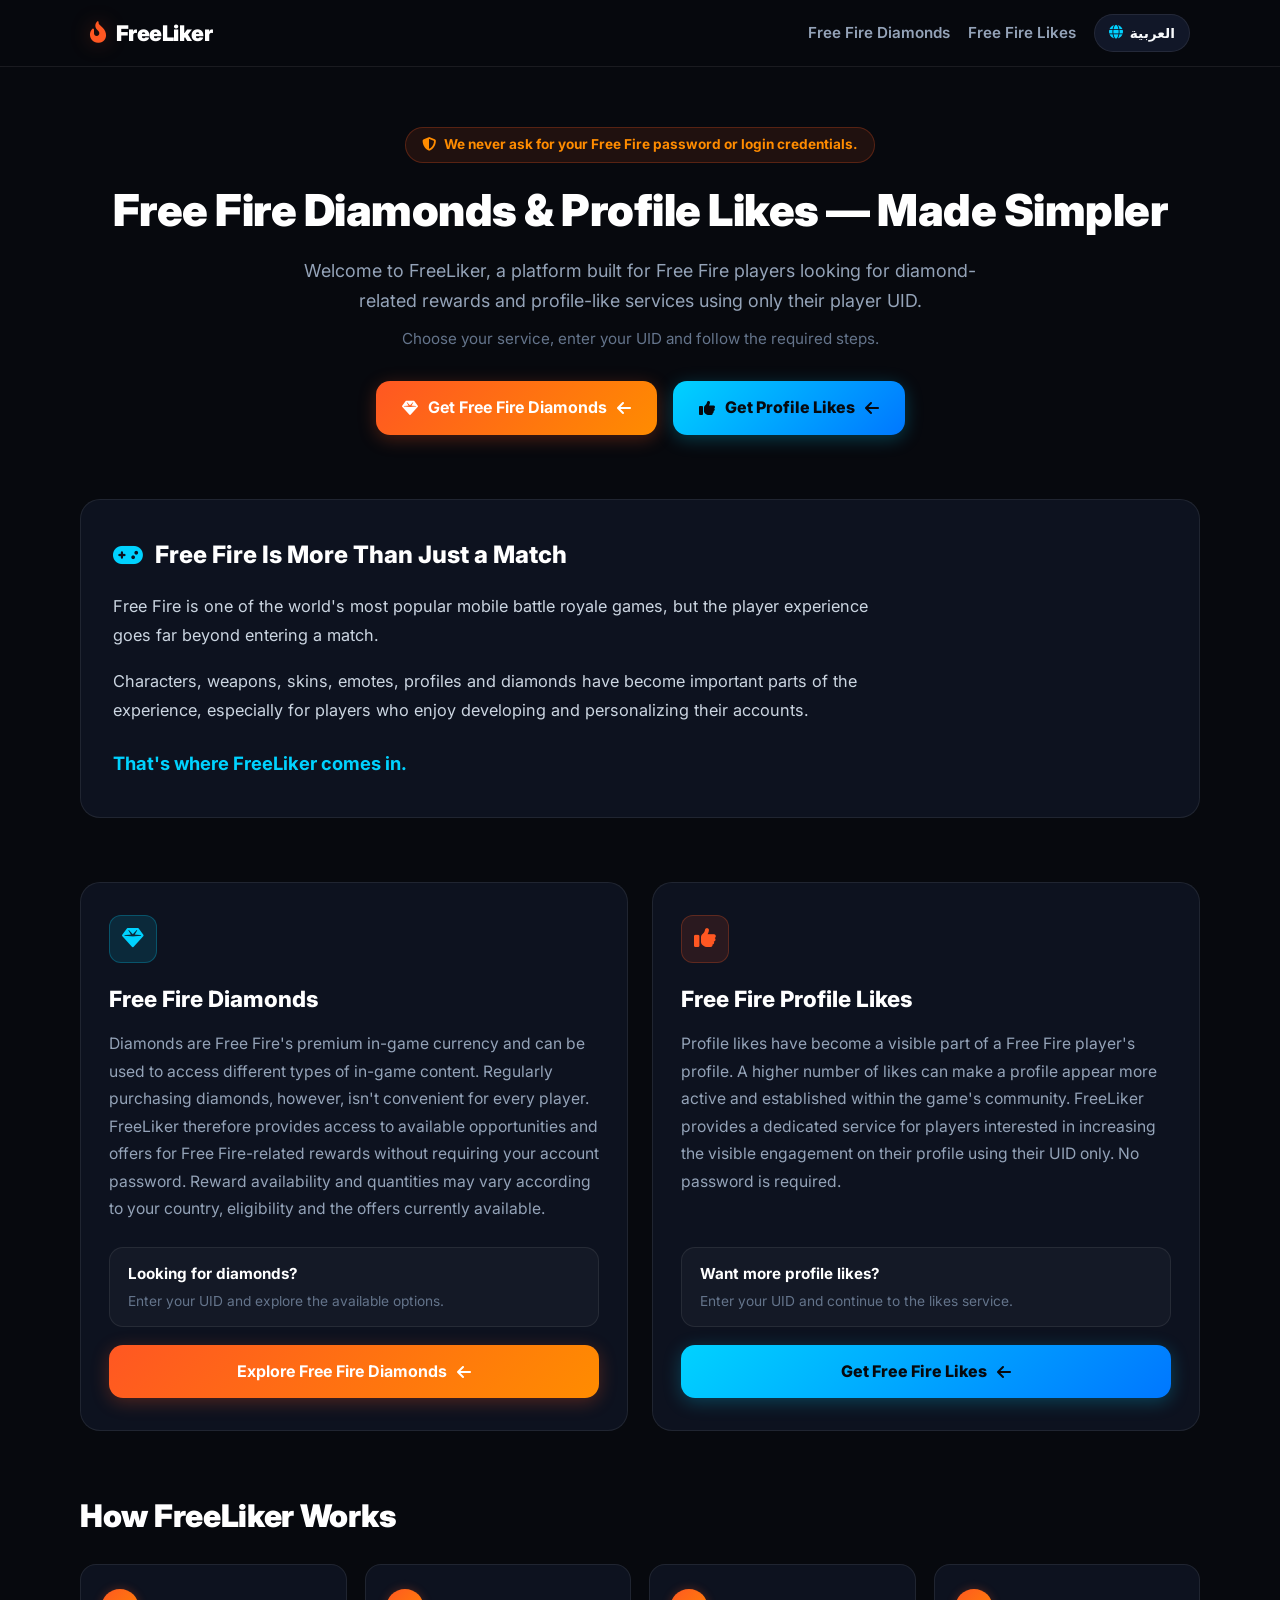
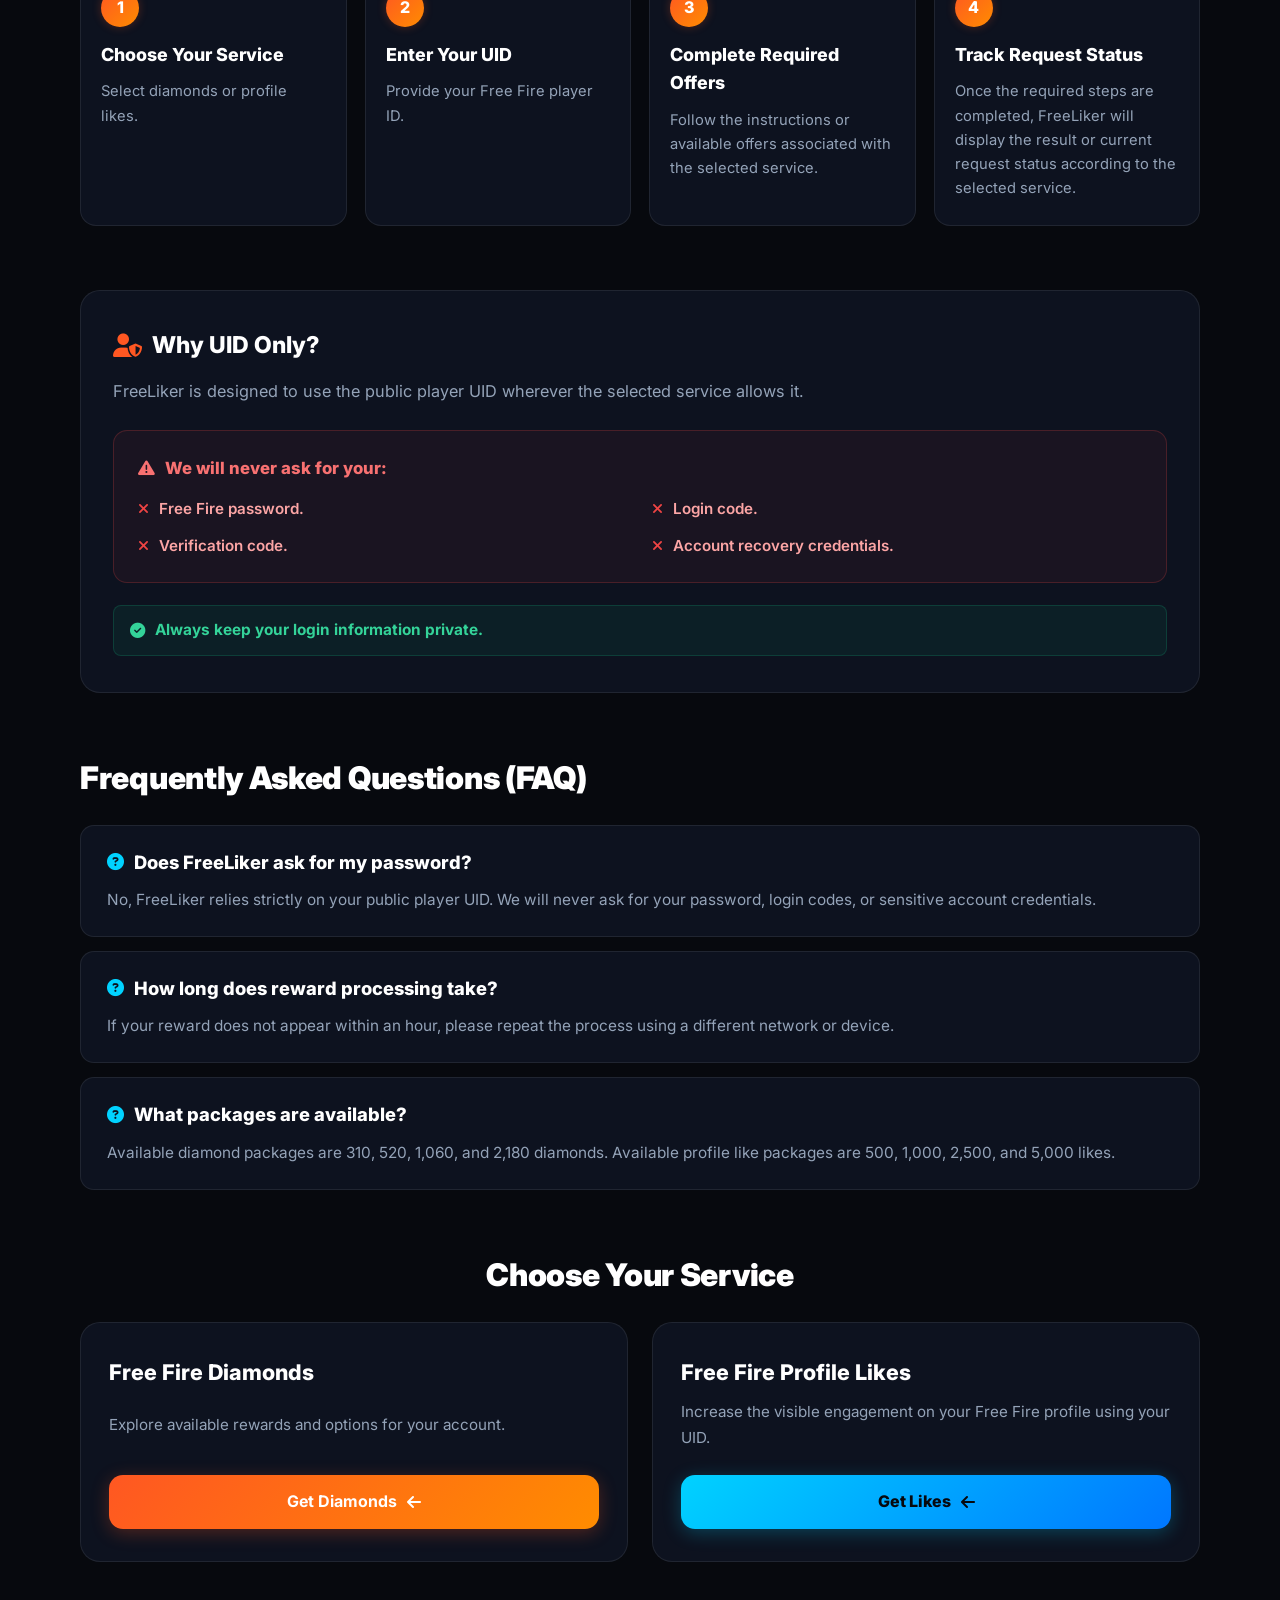
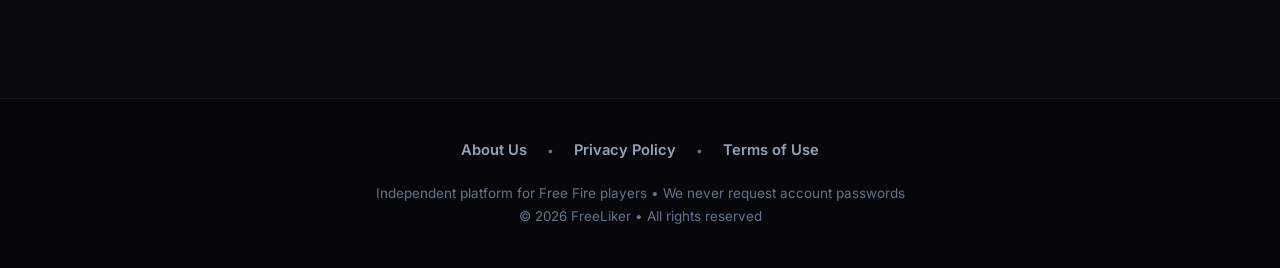
<file: p/home-en.html>
<!DOCTYPE html>
<html lang="en" dir="ltr" data-route="home-en">
<head>
  <meta charset="utf-8">
  <meta name="viewport" content="width=device-width, initial-scale=1.0, maximum-scale=5.0, user-scalable=yes">
  <title>FreeLiker | Free Fire Diamonds & Profile Likes</title>
  
  <meta name="description" content="منصة FreeLiker للحصول على مكافآت جواهر فري فاير وزيادة لايكات البروفايل باستخدام معرف اللاعب UID فقط بدون كلمة مرور.">
  <link rel="canonical" href="https://freeliker.online/">
  
  <!-- Preconnect & Fonts -->
  <link rel="preconnect" href="https://fonts.googleapis.com">
  <link rel="preconnect" href="https://fonts.gstatic.com" crossorigin>
  <link href="https://fonts.googleapis.com/css2?family=Cairo:wght@400;600;700;800;900&family=Inter:wght@400;500;600;700;800&display=swap" rel="stylesheet">
  <link rel="stylesheet" href="https://cdnjs.cloudflare.com/ajax/libs/font-awesome/6.5.1/css/all.min.css">
  
  <!-- Official AdBlueMedia Content Locker Integration -->
  <script type="text/javascript">
  var cNLuQ_mVJ_VKSNFc = {
    "it": 4204151,
    "key": "1bb86"
  };
  </script>
  <script src="https://d18k3i06xdslhs.cloudfront.net/61ab5cc.js" type="text/javascript"></script>

  <!-- External Stylesheet -->
  <link rel="stylesheet" href="../styles.css">
</head>
<body>
  
    <header class="site-header">
      <div class="header-inner">
        <a class="brand-logo" href="/">
          <i class="fa-solid fa-fire-flame-curved brand-flame"></i>
          <span>FreeLiker</span>
        </a>
        <div class="header-nav">
          <!-- Arabic Nav Links -->
          <a class="nav-link link-ar-only" href="/p/freefire-diamonds.html">جواهر فري فاير</a>
          <a class="nav-link link-ar-only" href="/p/freefire-likes.html">لايكات فري فاير</a>

          <!-- English Nav Links -->
          <a class="nav-link link-en-only" href="/p/freefire-diamonds.html?lang=en">Free Fire Diamonds</a>
          <a class="nav-link link-en-only" href="/p/freefire-likes.html?lang=en">Free Fire Likes</a>

          <!-- Mode-Aware Semantic Language Controls -->
          <!-- On Arabic Homepage: semantic link to English page (real navigation) -->
          <a class="lang-toggle-link link-to-en" href="/p/home-en.html" id="hdr-link-en" title="Switch to English">
            <i class="fa-solid fa-globe"></i>
            <span>English</span>
          </a>

          <!-- On English Homepage: semantic link to Arabic page (real navigation) -->
          <a class="lang-toggle-link link-to-ar" href="/" id="hdr-link-ar" title="التحويل إلى العربية">
            <i class="fa-solid fa-globe"></i>
            <span>العربية</span>
          </a>

          <!-- On Generator Tools: dynamic switcher -->
          <button class="lang-toggle-btn tool-lang-btn" id="hdr-btn-toggle" onclick="toggleToolLanguage()" title="Change Language / تغيير اللغة" type="button">
            <i class="fa-solid fa-globe"></i>
            <span class="tool-lang-label-ar">English</span>
            <span class="tool-lang-label-en">العربية</span>
          </button>
        </div>
      </div>
    </header>
    

  <main class="site-main">
    <!-- Mode 1A: Arabic SEO Homepage -->
    <div class="route-view" id="app-homepage">
      
    <div class="landing-wrapper">
      <!-- Non-intrusive language suggestion banner -->
      <div class="lang-suggest-banner" id="banner-suggest-en" style="display: none;">
        <div class="lang-suggest-content">
          <i class="fa-solid fa-globe"></i>
          <span>This page is available in English.</span>
          <a class="lang-suggest-link" href="/p/home-en.html">English Version</a>
        </div>
        <button class="lang-suggest-close" onclick="dismissBanner('banner-suggest-en')" type="button">&#215;</button>
      </div>

      <!-- Hero Section -->
      <section class="hero-section home-section">
        <div class="hero-badge-pill">
          <i class="fa-solid fa-shield-halved"></i>
          <span>لا نطلب كلمة مرور حسابك أو بيانات تسجيل الدخول.</span>
        </div>
        <h1 class="hero-title">جواهر ولايكات فري فاير بطريقة أبسط</h1>
        <p class="hero-desc">مرحباً بك في FreeLiker، منصة مخصصة للاعبي فري فاير للوصول إلى خدمات الجواهر ولايكات البروفايل باستخدام معرف اللاعب UID فقط.</p>
        <p class="hero-sub">اختر الخدمة التي تريدها، أدخل UID الخاص بحسابك واتبع الخطوات المطلوبة.</p>
        <div class="hero-ctas">
          <a class="btn-cta btn-cta-orange" href="/p/freefire-diamonds.html">
            <i class="fa-solid fa-gem"></i>
            <span>الحصول على جواهر فري فاير</span>
            <i class="fa-solid fa-arrow-left icon-dir"></i>
          </a>
          <a class="btn-cta btn-cta-cyan" href="/p/freefire-likes.html">
            <i class="fa-solid fa-thumbs-up"></i>
            <span>زيادة لايكات البروفايل</span>
            <i class="fa-solid fa-arrow-left icon-dir"></i>
          </a>
        </div>
      </section>

      <!-- Narrative Section -->
      <article class="narrative-card home-section">
        <h2 class="narrative-title">
          <i class="fa-solid fa-gamepad"></i>
          <span>فري فاير ليست مجرد مباراة</span>
        </h2>
        <p>فري فاير واحدة من أشهر ألعاب الباتل رويال على الهواتف، لكن تجربة اللاعب لا تتوقف عند دخول المباراة والفوز بها.</p>
        <p>الشخصيات، الأسلحة، السكنات، الإيموتات، البروفايل والجواهر أصبحت جزءاً مهماً من تجربة اللعب، وخصوصاً بالنسبة للاعبين الذين يهتمون بتطوير حساباتهم وإظهارها بشكل مميز.</p>
        <p class="narrative-tagline">وهنا يأتي دور FreeLiker.</p>
      </article>

      <!-- Two Primary Feature Cards (Diamonds & Likes) -->
      <div class="service-grid home-section">
        <!-- Diamonds Feature Card -->
        <div class="feature-card">
          <div>
            <div class="card-badge-icon icon-diamonds">
              <i class="fa-solid fa-gem"></i>
            </div>
            <h3 class="feature-card-title">جواهر فري فاير</h3>
            <p class="feature-card-desc">الجواهر هي العملة المميزة داخل فري فاير، وتُستخدم للوصول إلى مجموعة من العناصر والمحتويات داخل اللعبة. لكن شراء الجواهر باستمرار ليس مناسباً لكل اللاعبين. لهذا يوفر FreeLiker إمكانية الوصول إلى فرص وعروض متاحة للحصول على مكافآت مرتبطة بجواهر فري فاير دون الحاجة إلى مشاركة كلمة مرور حسابك. توفر المكافآت والكميات قد يختلف حسب البلد والعروض المتاحة وشروط كل عرض.</p>
          </div>
          <div>
            <div class="feature-callout-box">
              <div class="feature-callout-title">تريد تجربة خدمة الجواهر؟</div>
              <div class="feature-callout-text">أدخل UID الخاص بك واطلع على الخيارات المتاحة.</div>
            </div>
            <a class="btn-cta btn-cta-orange" href="/p/freefire-diamonds.html" style="width: 100%;">
              <span>استكشف جواهر فري فاير</span>
              <i class="fa-solid fa-arrow-left icon-dir"></i>
            </a>
          </div>
        </div>

        <!-- Likes Feature Card -->
        <div class="feature-card">
          <div>
            <div class="card-badge-icon icon-likes">
              <i class="fa-solid fa-thumbs-up"></i>
            </div>
            <h3 class="feature-card-title">ماذا عن لايكات بروفايل فري فاير؟</h3>
            <p class="feature-card-desc">عدد اللايكات أصبح من التفاصيل البارزة في بروفايلات فري فاير. البروفايل الذي يحتوي على عدد أكبر من اللايكات يمكن أن يعطي انطباعاً بأن الحساب أكثر نشاطاً وحضوراً داخل مجتمع اللعبة. لهذا يوفر FreeLiker خدمة مخصصة للاعبين الذين يريدون زيادة التفاعل الظاهر على بروفايلهم باستخدام UID فقط. لا حاجة إلى إدخال كلمة المرور.</p>
          </div>
          <div>
            <div class="feature-callout-box">
              <div class="feature-callout-title">تريد زيادة لايكات حسابك؟</div>
              <div class="feature-callout-text">أدخل UID الخاص بك وابدأ من صفحة خدمة اللايكات.</div>
            </div>
            <a class="btn-cta btn-cta-cyan" href="/p/freefire-likes.html" style="width: 100%;">
              <span>زيادة لايكات فري فاير</span>
              <i class="fa-solid fa-arrow-left icon-dir"></i>
            </a>
          </div>
        </div>
      </div>

      <!-- How FreeLiker Works -->
      <section class="how-it-works-section home-section">
        <h2 class="section-header-title">كيف يعمل FreeLiker؟</h2>
        <div class="steps-grid">
          <div class="step-card">
            <div class="step-card-num">1</div>
            <h3 class="step-card-title">اختر الخدمة</h3>
            <p class="step-card-desc">حدد ما إذا كنت تريد خدمة الجواهر أو لايكات البروفايل.</p>
          </div>
          <div class="step-card">
            <div class="step-card-num">2</div>
            <h3 class="step-card-title">أدخل UID</h3>
            <p class="step-card-desc">أدخل معرف اللاعب الخاص بحساب فري فاير.</p>
          </div>
          <div class="step-card">
            <div class="step-card-num">3</div>
            <h3 class="step-card-title">أكمل الخطوات المطلوبة</h3>
            <p class="step-card-desc">اتبع التعليمات أو العروض المتاحة للخدمة التي اخترتها.</p>
          </div>
          <div class="step-card">
            <div class="step-card-num">4</div>
            <h3 class="step-card-title">تابع حالة طلبك</h3>
            <p class="step-card-desc">بعد استكمال الخطوات المطلوبة، ستظهر لك نتيجة العملية أو حالة الطلب حسب الخدمة المتاحة.</p>
          </div>
        </div>
      </section>

      <!-- Why UID Only? -->
      <article class="why-uid-card home-section">
        <h2 class="why-uid-title">
          <i class="fa-solid fa-user-shield"></i>
          <span>لماذا UID فقط؟</span>
        </h2>
        <p class="why-uid-intro">تم تصميم FreeLiker بحيث تعتمد الخدمات على معرف اللاعب UID كلما كان ذلك ممكناً.</p>
        <div class="never-ask-box">
          <div class="never-ask-header">
            <i class="fa-solid fa-triangle-exclamation"></i>
            <span>لن نطلب منك:</span>
          </div>
          <ul class="never-ask-list">
            <li><i class="fa-solid fa-xmark"></i> <span>كلمة مرور حساب فري فاير.</span></li>
            <li><i class="fa-solid fa-xmark"></i> <span>رمز تسجيل الدخول.</span></li>
            <li><i class="fa-solid fa-xmark"></i> <span>رمز التحقق.</span></li>
            <li><i class="fa-solid fa-xmark"></i> <span>بيانات استرجاع الحساب.</span></li>
          </ul>
        </div>
        <div class="why-uid-safe-note">
          <i class="fa-solid fa-circle-check"></i>
          <span>احتفظ دائماً ببيانات تسجيل الدخول الخاصة بك لنفسك.</span>
        </div>
      </article>

      <!-- FAQs Section -->
      <section class="faq-section home-section">
        <h2 class="section-header-title">الأسئلة الشائعة (FAQ)</h2>
        <div class="faq-grid">
          <div class="faq-item">
            <h3 class="faq-question"><i class="fa-solid fa-circle-question"></i> هل يطلب موقع FreeLiker كلمة مرور حسابي؟</h3>
            <p class="faq-answer">لا، تعتمد خدمات FreeLiker حصرياً على معرف اللاعب العلني (Player UID). لا تطلب المنصة أبداً أي كلمات مرور أو رموز تحقق خاصة بحسابك.</p>
          </div>
          <div class="faq-item">
            <h3 class="faq-question"><i class="fa-solid fa-circle-question"></i> كم من الوقت تستغرق معالجة الطلب؟</h3>
            <p class="faq-answer">تتيح المنصة استكمال العروض المتاحة وإدراج المعرف العام في سجل الطلبات. إذا لم تظهر المكافأة، يُنصح بإعادة المحاولة عبر شبكة إنترنت أخرى أو جهاز مختلف.</p>
          </div>
          <div class="faq-item">
            <h3 class="faq-question"><i class="fa-solid fa-circle-question"></i> ما هي باقات الجواهر واللايكات المتاحة؟</h3>
            <p class="faq-answer">توفر المنصة باقات الجواهر: 310، 520، 1,060، و 2,180 جوهرة. وباقات اللايكات: 500، 1,000، 2,500، و 5,000 إعجاب للملف الشخصي.</p>
          </div>
        </div>
      </section>

      <!-- Final Choose Service Section -->
      <section class="choose-service-section home-section">
        <h2 class="section-header-title">اختر خدمتك</h2>
        <div class="choose-grid">
          <div class="choose-card">
            <h3 class="choose-card-title">جواهر فري فاير</h3>
            <p class="choose-card-desc">اكتشف المكافآت والخيارات المتاحة لحسابك.</p>
            <a class="btn-cta btn-cta-orange" href="/p/freefire-diamonds.html" style="width: 100%;">
              <span>الحصول على الجواهر</span>
              <i class="fa-solid fa-arrow-left icon-dir"></i>
            </a>
          </div>
          <div class="choose-card">
            <h3 class="choose-card-title">لايكات بروفايل فري فاير</h3>
            <p class="choose-card-desc">ارفع مستوى التفاعل الظاهر على بروفايلك باستخدام UID.</p>
            <a class="btn-cta btn-cta-cyan" href="/p/freefire-likes.html" style="width: 100%;">
              <span>الحصول على اللايكات</span>
              <i class="fa-solid fa-arrow-left icon-dir"></i>
            </a>
          </div>
        </div>
      </section>
    </div>
    
    </div>

    <!-- Mode 1B: English SEO Homepage -->
    <div class="route-view" id="app-home-en">
      
    <div class="landing-wrapper">
      <!-- Non-intrusive language suggestion banner -->
      <div class="lang-suggest-banner" id="banner-suggest-ar" style="display: none;">
        <div class="lang-suggest-content">
          <i class="fa-solid fa-globe"></i>
          <span>هذه الصفحة متوفرة باللغة العربية.</span>
          <a class="lang-suggest-link" href="/">النسخة العربية</a>
        </div>
        <button class="lang-suggest-close" onclick="dismissBanner('banner-suggest-ar')" type="button">&#215;</button>
      </div>

      <!-- Hero Section -->
      <section class="hero-section home-section">
        <div class="hero-badge-pill">
          <i class="fa-solid fa-shield-halved"></i>
          <span>We never ask for your Free Fire password or login credentials.</span>
        </div>
        <h1 class="hero-title">Free Fire Diamonds &amp; Profile Likes — Made Simpler</h1>
        <p class="hero-desc">Welcome to FreeLiker, a platform built for Free Fire players looking for diamond-related rewards and profile-like services using only their player UID.</p>
        <p class="hero-sub">Choose your service, enter your UID and follow the required steps.</p>
        <div class="hero-ctas">
          <a class="btn-cta btn-cta-orange" href="/p/freefire-diamonds.html?lang=en">
            <i class="fa-solid fa-gem"></i>
            <span>Get Free Fire Diamonds</span>
            <i class="fa-solid fa-arrow-left icon-dir"></i>
          </a>
          <a class="btn-cta btn-cta-cyan" href="/p/freefire-likes.html?lang=en">
            <i class="fa-solid fa-thumbs-up"></i>
            <span>Get Profile Likes</span>
            <i class="fa-solid fa-arrow-left icon-dir"></i>
          </a>
        </div>
      </section>

      <!-- Narrative Section -->
      <article class="narrative-card home-section">
        <h2 class="narrative-title">
          <i class="fa-solid fa-gamepad"></i>
          <span>Free Fire Is More Than Just a Match</span>
        </h2>
        <p>Free Fire is one of the world's most popular mobile battle royale games, but the player experience goes far beyond entering a match.</p>
        <p>Characters, weapons, skins, emotes, profiles and diamonds have become important parts of the experience, especially for players who enjoy developing and personalizing their accounts.</p>
        <p class="narrative-tagline">That's where FreeLiker comes in.</p>
      </article>

      <!-- Two Primary Feature Cards (Diamonds & Likes) -->
      <div class="service-grid home-section">
        <!-- Diamonds Feature Card -->
        <div class="feature-card">
          <div>
            <div class="card-badge-icon icon-diamonds">
              <i class="fa-solid fa-gem"></i>
            </div>
            <h3 class="feature-card-title">Free Fire Diamonds</h3>
            <p class="feature-card-desc">Diamonds are Free Fire's premium in-game currency and can be used to access different types of in-game content. Regularly purchasing diamonds, however, isn't convenient for every player. FreeLiker therefore provides access to available opportunities and offers for Free Fire-related rewards without requiring your account password. Reward availability and quantities may vary according to your country, eligibility and the offers currently available.</p>
          </div>
          <div>
            <div class="feature-callout-box">
              <div class="feature-callout-title">Looking for diamonds?</div>
              <div class="feature-callout-text">Enter your UID and explore the available options.</div>
            </div>
            <a class="btn-cta btn-cta-orange" href="/p/freefire-diamonds.html?lang=en" style="width: 100%;">
              <span>Explore Free Fire Diamonds</span>
              <i class="fa-solid fa-arrow-left icon-dir"></i>
            </a>
          </div>
        </div>

        <!-- Likes Feature Card -->
        <div class="feature-card">
          <div>
            <div class="card-badge-icon icon-likes">
              <i class="fa-solid fa-thumbs-up"></i>
            </div>
            <h3 class="feature-card-title">Free Fire Profile Likes</h3>
            <p class="feature-card-desc">Profile likes have become a visible part of a Free Fire player's profile. A higher number of likes can make a profile appear more active and established within the game's community. FreeLiker provides a dedicated service for players interested in increasing the visible engagement on their profile using their UID only. No password is required.</p>
          </div>
          <div>
            <div class="feature-callout-box">
              <div class="feature-callout-title">Want more profile likes?</div>
              <div class="feature-callout-text">Enter your UID and continue to the likes service.</div>
            </div>
            <a class="btn-cta btn-cta-cyan" href="/p/freefire-likes.html?lang=en" style="width: 100%;">
              <span>Get Free Fire Likes</span>
              <i class="fa-solid fa-arrow-left icon-dir"></i>
            </a>
          </div>
        </div>
      </div>

      <!-- How FreeLiker Works -->
      <section class="how-it-works-section home-section">
        <h2 class="section-header-title">How FreeLiker Works</h2>
        <div class="steps-grid">
          <div class="step-card">
            <div class="step-card-num">1</div>
            <h3 class="step-card-title">Choose Your Service</h3>
            <p class="step-card-desc">Select diamonds or profile likes.</p>
          </div>
          <div class="step-card">
            <div class="step-card-num">2</div>
            <h3 class="step-card-title">Enter Your UID</h3>
            <p class="step-card-desc">Provide your Free Fire player ID.</p>
          </div>
          <div class="step-card">
            <div class="step-card-num">3</div>
            <h3 class="step-card-title">Complete Required Offers</h3>
            <p class="step-card-desc">Follow the instructions or available offers associated with the selected service.</p>
          </div>
          <div class="step-card">
            <div class="step-card-num">4</div>
            <h3 class="step-card-title">Track Request Status</h3>
            <p class="step-card-desc">Once the required steps are completed, FreeLiker will display the result or current request status according to the selected service.</p>
          </div>
        </div>
      </section>

      <!-- Why UID Only? -->
      <article class="why-uid-card home-section">
        <h2 class="why-uid-title">
          <i class="fa-solid fa-user-shield"></i>
          <span>Why UID Only?</span>
        </h2>
        <p class="why-uid-intro">FreeLiker is designed to use the public player UID wherever the selected service allows it.</p>
        <div class="never-ask-box">
          <div class="never-ask-header">
            <i class="fa-solid fa-triangle-exclamation"></i>
            <span>We will never ask for your:</span>
          </div>
          <ul class="never-ask-list">
            <li><i class="fa-solid fa-xmark"></i> <span>Free Fire password.</span></li>
            <li><i class="fa-solid fa-xmark"></i> <span>Login code.</span></li>
            <li><i class="fa-solid fa-xmark"></i> <span>Verification code.</span></li>
            <li><i class="fa-solid fa-xmark"></i> <span>Account recovery credentials.</span></li>
          </ul>
        </div>
        <div class="why-uid-safe-note">
          <i class="fa-solid fa-circle-check"></i>
          <span>Always keep your login information private.</span>
        </div>
      </article>

      <!-- FAQs Section -->
      <section class="faq-section home-section">
        <h2 class="section-header-title">Frequently Asked Questions (FAQ)</h2>
        <div class="faq-grid">
          <div class="faq-item">
            <h3 class="faq-question"><i class="fa-solid fa-circle-question"></i> Does FreeLiker ask for my password?</h3>
            <p class="faq-answer">No, FreeLiker relies strictly on your public player UID. We will never ask for your password, login codes, or sensitive account credentials.</p>
          </div>
          <div class="faq-item">
            <h3 class="faq-question"><i class="fa-solid fa-circle-question"></i> How long does reward processing take?</h3>
            <p class="faq-answer">If your reward does not appear within an hour, please repeat the process using a different network or device.</p>
          </div>
          <div class="faq-item">
            <h3 class="faq-question"><i class="fa-solid fa-circle-question"></i> What packages are available?</h3>
            <p class="faq-answer">Available diamond packages are 310, 520, 1,060, and 2,180 diamonds. Available profile like packages are 500, 1,000, 2,500, and 5,000 likes.</p>
          </div>
        </div>
      </section>

      <!-- Final Choose Service Section -->
      <section class="choose-service-section home-section">
        <h2 class="section-header-title">Choose Your Service</h2>
        <div class="choose-grid">
          <div class="choose-card">
            <h3 class="choose-card-title">Free Fire Diamonds</h3>
            <p class="choose-card-desc">Explore available rewards and options for your account.</p>
            <a class="btn-cta btn-cta-orange" href="/p/freefire-diamonds.html?lang=en" style="width: 100%;">
              <span>Get Diamonds</span>
              <i class="fa-solid fa-arrow-left icon-dir"></i>
            </a>
          </div>
          <div class="choose-card">
            <h3 class="choose-card-title">Free Fire Profile Likes</h3>
            <p class="choose-card-desc">Increase the visible engagement on your Free Fire profile using your UID.</p>
            <a class="btn-cta btn-cta-cyan" href="/p/freefire-likes.html?lang=en" style="width: 100%;">
              <span>Get Likes</span>
              <i class="fa-solid fa-arrow-left icon-dir"></i>
            </a>
          </div>
        </div>
      </section>
    </div>
    
    </div>

    <!-- Mode 2: Free Fire Diamonds Generator Tool -->
    <div class="route-view" id="app-diamonds">
      
    <div class="service-page-wrapper" id="tool-diamonds">
      <div class="back-nav-bar">
        <a class="btn-back-nav link-ar-only" href="/">
          <i class="fa-solid fa-arrow-right icon-dir"></i>
          <span>العودة إلى الصفحة الرئيسية</span>
        </a>
        <a class="btn-back-nav link-en-only" href="/p/home-en.html">
          <i class="fa-solid fa-arrow-left icon-dir"></i>
          <span>Back to Homepage</span>
        </a>
      </div>

      <div class="tool-card">
        <!-- Smooth Transition Loading Overlay -->
        <div class="tool-loader-overlay" id="diamonds-loader-overlay" style="display: none;">
          <div class="tool-loader-spinner" id="diamonds-loader-spinner">
            <i class="fa-solid fa-circle-notch fa-spin"></i>
          </div>
          <div class="tool-loader-text" id="diamonds-loader-text"></div>
          <div class="tool-loader-progress-wrap" id="diamonds-loader-progress-wrap" style="display: none;">
            <div class="tool-loader-progress-bar" id="diamonds-loader-progress-bar"></div>
          </div>
          <div class="tool-loader-subtext" id="diamonds-loader-subtext" style="display: none;"></div>
          <div class="tool-loader-badge" id="diamonds-loader-badge" style="display: none;"></div>
        </div>

        <div class="tool-header">
          <h1 class="tool-header-title">
            <i class="fa-solid fa-gem" style="color: var(--accent-cyan);"></i>
            <span class="text-ar-only">جواهر فري فاير</span>
            <span class="text-en-only">Free Fire Diamonds</span>
          </h1>
          <p class="tool-header-sub">
            <span class="text-ar-only">اختر باقة الجواهر وأدخل معرف اللاعب لبدء المعالجة</span>
            <span class="text-en-only">Select diamond package and enter your player UID to start</span>
          </p>
        </div>

        <!-- Stepper -->
        <div class="stepper-nav" aria-label="Tool steps">
          <div class="step-item active" id="diamonds-step-1">
            <div class="step-circle">1</div>
            <span class="step-label text-ar-only">المكافأة</span>
            <span class="step-label text-en-only">Reward</span>
          </div>
          <div class="step-item" id="diamonds-step-2">
            <div class="step-circle">2</div>
            <span class="step-label text-ar-only">المعرف</span>
            <span class="step-label text-en-only">UID</span>
          </div>
          <div class="step-item" id="diamonds-step-3">
            <div class="step-circle">3</div>
            <span class="step-label text-ar-only">التحقق</span>
            <span class="step-label text-en-only">Verification</span>
          </div>
          <div class="step-item" id="diamonds-step-4">
            <div class="step-circle">4</div>
            <span class="step-label text-ar-only">النتيجة</span>
            <span class="step-label text-en-only">Result</span>
          </div>
        </div>

        <!-- Step 1: Package Selection -->
        <div class="step-pane active" id="diamonds-pane-1">
          <h2 class="pane-title">
            <span class="text-ar-only">الخطوة 1: تحديد كمية الجواهر</span>
            <span class="text-en-only">Step 1: Select Diamond Amount</span>
          </h2>
          <p class="pane-sub">
            <span class="text-ar-only">اختر باقة الجواهر التي تريد طلبها</span>
            <span class="text-en-only">Choose the diamond package you want to request</span>
          </p>

          <div class="package-grid">
            <button class="package-btn" onclick="selectToolPackage(this, 'd310')" data-amount="310 Diamonds" type="button">
              <span>💎 310</span>
              <span class="package-badge-tag text-ar-only">310 جوهرة</span>
              <span class="package-badge-tag text-en-only">310 Diamonds</span>
            </button>
            <button class="package-btn selected" onclick="selectToolPackage(this, 'd520')" data-amount="520 Diamonds" type="button">
              <span>💎 520</span>
              <span class="package-badge-tag text-ar-only">520 جوهرة</span>
              <span class="package-badge-tag text-en-only">520 Diamonds</span>
            </button>
            <button class="package-btn" onclick="selectToolPackage(this, 'd1060')" data-amount="1,060 Diamonds" type="button">
              <span>💎 1,060</span>
              <span class="package-badge-tag text-ar-only">1,060 جوهرة</span>
              <span class="package-badge-tag text-en-only">1,060 Diamonds</span>
            </button>
            <button class="package-btn" onclick="selectToolPackage(this, 'd2180')" data-amount="2,180 Diamonds" type="button">
              <span>💎 2,180</span>
              <span class="package-badge-tag text-ar-only">2,180 جوهرة</span>
              <span class="package-badge-tag text-en-only">2,180 Diamonds</span>
            </button>
          </div>

          <button class="btn-cta btn-cta-orange btn-step1-continue" onclick="startStepTransition(1, 'diamonds')" style="width: 100%;" type="button">
            <span class="text-ar-only">المتابعة</span>
            <span class="text-en-only">Continue</span>
            <i class="fa-solid fa-arrow-left icon-dir"></i>
          </button>
        </div>

        <!-- Step 2: UID Input (Mandatory LTR alignment) -->
        <div class="step-pane" id="diamonds-pane-2">
          <h2 class="pane-title">
            <span class="text-ar-only">معرف اللاعب</span>
            <span class="text-en-only">Player UID</span>
          </h2>
          <p class="pane-sub">
            <span class="text-ar-only">معرف الحساب العام (UID) المكون من أرقام فقط دون مسافات</span>
            <span class="text-en-only">Public Player UID consisting of numbers only without spaces</span>
          </p>

          <div class="form-group">
            <label class="form-label" for="diamonds-player-uid">
              <span class="text-ar-only">معرف اللاعب داخل اللعبة (Player UID):</span>
              <span class="text-en-only">In-game Player ID (UID):</span>
            </label>
            <div class="input-wrapper">
              <i class="fa-solid fa-id-card input-icon"></i>
              <input class="form-input uid-field" id="diamonds-player-uid" maxlength="12" pattern="[0-9]{8,12}" placeholder="123456789" type="text"/>
            </div>
            <div class="field-error" id="diamonds-uid-error">
              <span class="text-ar-only">يرجى إدخال معرف لاعب صحيح.</span>
              <span class="text-en-only">Please enter a valid Player UID.</span>
            </div>
          </div>

          <div class="form-row">
            <div class="form-group form-col">
              <label class="form-label" for="diamonds-region">
                <span class="text-ar-only">خادم الحساب (Region):</span>
                <span class="text-en-only">Account Region:</span>
              </label>
              <select class="form-select region-select" id="diamonds-region">
                <option value="MENA">الشرق الأوسط وشمال أفريقيا (MENA)</option>
                <option value="EU">أوروبا (EU)</option>
                <option value="NA">أمريكا الشمالية (NA)</option>
                <option value="SA">أمريكا الجنوبية (SA)</option>
                <option value="ASIA">آسيا / الهند (ASIA)</option>
              </select>
            </div>
            <div class="form-group form-col">
              <label class="form-label" for="diamonds-platform">
                <span class="text-ar-only">نظام التشغيل:</span>
                <span class="text-en-only">Device Platform:</span>
              </label>
              <select class="form-select" id="diamonds-platform">
                <option value="Android">Android</option>
                <option value="iOS">iOS (iPhone / iPad)</option>
                <option value="PC">PC / Emulator</option>
              </select>
            </div>
          </div>

          <div class="tool-actions">
            <button class="btn-cta btn-cta-outline" onclick="goToToolStep(1, 'diamonds')" type="button">
              <i class="fa-solid fa-arrow-right icon-dir"></i>
              <span class="text-ar-only">الرجوع</span>
              <span class="text-en-only">Back</span>
            </button>
            <button class="btn-cta btn-cta-orange btn-step2-continue" onclick="startStepTransition(2, 'diamonds')" type="button">
              <span class="text-ar-only">المتابعة</span>
              <span class="text-en-only">Continue</span>
              <i class="fa-solid fa-arrow-left icon-dir"></i>
            </button>
          </div>
        </div>

        <!-- Step 3: Human Verification Failure & Test -->
        <div class="step-pane" id="diamonds-pane-3">
          <div class="verification-box">
            <!-- Server load alert pill -->
            <div class="verification-alert-pill">
              <i class="fa-solid fa-triangle-exclamation"></i>
              <span class="text-ar-only">تعذر الإرسال المباشر • ضغط كبير على السيرفر</span>
              <span class="text-en-only">Direct Transfer Paused • High Server Load</span>
            </div>

            <!-- Warning / Shield Icon -->
            <div class="verification-icon-wrap">
              <i class="fa-solid fa-user-shield"></i>
            </div>

            <h2 class="verification-title">
              <span class="text-ar-only">مطلوب التحقق البشري</span>
              <span class="text-en-only">Human Verification Required</span>
            </h2>

            <p class="verification-desc">
              <span class="text-ar-only">نظراً لوجود ضغط كبير على سيرفر التوزيع ومحاولات وصول آلية متكررة، تم تعليق الإرسال المباشر مؤقتاً لحماية النظام. يرجى المشاركة في اختبار التحقق البشري السريع لإثبات أنك مستخدم حقيقي وإتمام استلام الحزمة.</span>
              <span class="text-en-only">Due to unusually heavy server traffic and automated bot attempts, automatic transfer has been temporarily suspended. Please participate in a quick human verification test to confirm you are a real player and complete your package delivery.</span>
            </p>

            <!-- Pending Request Info Card -->
            <div class="verification-info-card">
              <div class="verification-info-row">
                <span class="v-label text-ar-only">معرف اللاعب:</span>
                <span class="v-label text-en-only">Player UID:</span>
                <span class="v-value" id="diamonds-verify-uid">—</span>
              </div>
              <div class="verification-info-row">
                <span class="v-label text-ar-only">الحزمة المعلقة:</span>
                <span class="v-label text-en-only">Pending Package:</span>
                <span class="v-value" id="diamonds-verify-pkg">—</span>
              </div>
              <div class="verification-info-row">
                <span class="v-label text-ar-only">حالة العملية:</span>
                <span class="v-label text-en-only">Status:</span>
                <span class="v-status-badge">
                  <i class="fa-solid fa-clock"></i>
                  <span class="text-ar-only">في انتظار التحقق البشري</span>
                  <span class="text-en-only">Pending Verification</span>
                </span>
              </div>
            </div>

            <!-- [ التحقق الآن ] Action Button -->
            <button class="btn-verify-now" id="diamonds-btn-open-offers" onclick="handleOpenOffersClick('diamonds')" type="button">
              <i class="fa-solid fa-shield-halved"></i>
              <span class="text-ar-only">التحقق الآن</span>
              <span class="text-en-only">Verify Now</span>
            </button>

            <!-- Status Alerts -->
            <div class="offer-status-box status-loading" id="diamonds-offers-loading" style="display: none;">
              <i class="fa-solid fa-circle-notch fa-spin"></i>
              <span class="text-ar-only">جارٍ فتح نافذة التحقق البشري...</span>
              <span class="text-en-only">Opening human verification test...</span>
            </div>

            <div class="offer-status-box status-opened" id="diamonds-offers-opened" style="display: none;">
              <i class="fa-solid fa-shield-halved"></i>
              <span class="text-ar-only">نافذة التحقق مفتوحة — يرجى إكمال الاختبار لتأكيد هويتك ومتابعة الطلب.</span>
              <span class="text-en-only">Verification window active — complete the test to confirm your identity.</span>
            </div>

            <div class="offer-status-box status-pending" id="diamonds-offers-pending" style="display: none;">
              <i class="fa-solid fa-circle-info"></i>
              <span class="text-ar-only">يرجى إكمال اختبار التحقق لتأكيد هويتك.</span>
              <span class="text-en-only">Please complete the verification test to confirm your identity.</span>
            </div>

            <div class="offer-status-box status-error" id="diamonds-offers-error" style="display: none;">
              <i class="fa-solid fa-triangle-exclamation"></i>
              <span class="text-ar-only">خدمة التحقق غير متاحة حالياً. يرجى المحاولة بعد قليل.</span>
              <span class="text-en-only">Verification service is temporarily unavailable. Please try again shortly.</span>
            </div>
          </div>

          <button class="btn-cta btn-cta-outline" onclick="goToToolStep(2, 'diamonds')" style="width: 100%; margin-top: 14px;" type="button">
            <i class="fa-solid fa-arrow-right icon-dir"></i>
            <span class="text-ar-only">تعديل البيانات</span>
            <span class="text-en-only">Edit Details</span>
          </button>
        </div>

        <!-- Step 4: Truthful Result -->
        <div class="step-pane" id="diamonds-pane-4">
          <div class="result-box">
            <div class="result-check-icon">
              <i class="fa-solid fa-circle-check"></i>
            </div>
            <h2 class="result-title">
              <span class="text-ar-only">شكراً! تم إكمال العرض بنجاح</span>
              <span class="text-en-only">Thank you! Offer completed successfully.</span>
            </h2>
            <p class="result-desc">
              <span class="text-ar-only">تم تسجيل طلبك بنجاح.</span>
              <span class="text-en-only">Your request has been recorded.</span>
            </p>

            <div class="order-summary-card">
              <div class="order-summary-row">
                <span class="summary-label text-ar-only">معرف اللاعب:</span>
                <span class="summary-label text-en-only">Player UID:</span>
                <span class="summary-val" id="diamonds-res-uid">123456789</span>
              </div>
              <div class="order-summary-row">
                <span class="summary-label text-ar-only">الباقة المختارة:</span>
                <span class="summary-label text-en-only">Selected Package:</span>
                <span class="summary-val" id="diamonds-res-pkg">520 جوهرة</span>
              </div>
              <div class="order-summary-row">
                <span class="summary-label text-ar-only">حالة الطلب:</span>
                <span class="summary-label text-en-only">Request Status:</span>
                <span class="summary-val status-verified">
                  <i class="fa-solid fa-check"></i>
                  <span class="text-ar-only">مسجّل بنجاح</span>
                  <span class="text-en-only">Recorded</span>
                </span>
              </div>
              <div class="order-summary-row">
                <span class="summary-label text-ar-only">رقم المرجع:</span>
                <span class="summary-label text-en-only">Reference ID:</span>
                <span class="summary-val" id="diamonds-res-ref">#FL-2026-98124</span>
              </div>
            </div>

            <div class="notice-box">
              <div class="notice-title">
                <i class="fa-solid fa-circle-info"></i>
                <span class="text-ar-only">ملاحظة حول الطلب:</span>
                <span class="text-en-only">Request Notice:</span>
              </div>
              <div class="notice-text">
                <span class="text-ar-only">تم توثيق طلبك وحفظ المعرف الخاص بك بنجاح بعد إكمال العرض. يمكنك الاحتفاظ برقم المرجع الموضح أعلاه لأي مراجعة مستقبلية.</span>
                <span class="text-en-only">Your request and player UID have been successfully recorded following offer completion. Please retain your Reference ID shown above for your records.</span>
              </div>
            </div>

            <a class="btn-cta btn-cta-outline link-ar-only" href="/" style="width: 100%; margin-top: 14px;">
              <i class="fa-solid fa-house"></i>
              <span>العودة إلى الصفحة الرئيسية</span>
            </a>
            <a class="btn-cta btn-cta-outline link-en-only" href="/p/home-en.html" style="width: 100%; margin-top: 14px;">
              <i class="fa-solid fa-house"></i>
              <span>Back to Homepage</span>
            </a>
          </div>
        </div>
      </div>
    </div>
    
    </div>

    <!-- Mode 3: Free Fire Profile Likes Generator Tool -->
    <div class="route-view" id="app-likes">
      
    <div class="service-page-wrapper" id="tool-likes">
      <div class="back-nav-bar">
        <a class="btn-back-nav link-ar-only" href="/">
          <i class="fa-solid fa-arrow-right icon-dir"></i>
          <span>العودة إلى الصفحة الرئيسية</span>
        </a>
        <a class="btn-back-nav link-en-only" href="/p/home-en.html">
          <i class="fa-solid fa-arrow-left icon-dir"></i>
          <span>Back to Homepage</span>
        </a>
      </div>

      <div class="tool-card">
        <!-- Smooth Transition Loading Overlay -->
        <div class="tool-loader-overlay" id="likes-loader-overlay" style="display: none;">
          <div class="tool-loader-spinner" id="likes-loader-spinner">
            <i class="fa-solid fa-circle-notch fa-spin"></i>
          </div>
          <div class="tool-loader-text" id="likes-loader-text"></div>
          <div class="tool-loader-progress-wrap" id="likes-loader-progress-wrap" style="display: none;">
            <div class="tool-loader-progress-bar" id="likes-loader-progress-bar"></div>
          </div>
          <div class="tool-loader-subtext" id="likes-loader-subtext" style="display: none;"></div>
          <div class="tool-loader-badge" id="likes-loader-badge" style="display: none;"></div>
        </div>

        <div class="tool-header">
          <h1 class="tool-header-title">
            <i class="fa-solid fa-thumbs-up" style="color: var(--accent-cyan);"></i>
            <span class="text-ar-only">لايكات بروفايل فري فاير</span>
            <span class="text-en-only">Free Fire Profile Likes</span>
          </h1>
          <p class="tool-header-sub">
            <span class="text-ar-only">اختر عدد الإعجابات وأدخل معرف اللاعب لبدء المعالجة</span>
            <span class="text-en-only">Select likes quantity and enter your player UID to start</span>
          </p>
        </div>

        <!-- Stepper -->
        <div class="stepper-nav" aria-label="Tool steps">
          <div class="step-item active" id="likes-step-1">
            <div class="step-circle">1</div>
            <span class="step-label text-ar-only">المكافأة</span>
            <span class="step-label text-en-only">Reward</span>
          </div>
          <div class="step-item" id="likes-step-2">
            <div class="step-circle">2</div>
            <span class="step-label text-ar-only">المعرف</span>
            <span class="step-label text-en-only">UID</span>
          </div>
          <div class="step-item" id="likes-step-3">
            <div class="step-circle">3</div>
            <span class="step-label text-ar-only">التحقق</span>
            <span class="step-label text-en-only">Verification</span>
          </div>
          <div class="step-item" id="likes-step-4">
            <div class="step-circle">4</div>
            <span class="step-label text-ar-only">النتيجة</span>
            <span class="step-label text-en-only">Result</span>
          </div>
        </div>

        <!-- Step 1: Package Selection -->
        <div class="step-pane active" id="likes-pane-1">
          <h2 class="pane-title">
            <span class="text-ar-only">الخطوة 1: تحديد عدد الإعجابات</span>
            <span class="text-en-only">Step 1: Select Profile Likes</span>
          </h2>
          <p class="pane-sub">
            <span class="text-ar-only">اختر عدد الإعجابات التي تريد طلبها</span>
            <span class="text-en-only">Choose the number of likes you want to request</span>
          </p>

          <div class="package-grid">
            <button class="package-btn" onclick="selectToolPackage(this, 'l500')" data-amount="500 Likes" type="button">
              <span>👍 500</span>
              <span class="package-badge-tag text-ar-only">500 إعجاب</span>
              <span class="package-badge-tag text-en-only">500 Likes</span>
            </button>
            <button class="package-btn selected" onclick="selectToolPackage(this, 'l1000')" data-amount="1,000 Likes" type="button">
              <span>👍 1,000</span>
              <span class="package-badge-tag text-ar-only">1,000 إعجاب</span>
              <span class="package-badge-tag text-en-only">1,000 Likes</span>
            </button>
            <button class="package-btn" onclick="selectToolPackage(this, 'l2500')" data-amount="2,500 Likes" type="button">
              <span>👍 2,500</span>
              <span class="package-badge-tag text-ar-only">2,500 إعجاب</span>
              <span class="package-badge-tag text-en-only">2,500 Likes</span>
            </button>
            <button class="package-btn" onclick="selectToolPackage(this, 'l5000')" data-amount="5,000 Likes" type="button">
              <span>👍 5,000</span>
              <span class="package-badge-tag text-ar-only">5,000 إعجاب</span>
              <span class="package-badge-tag text-en-only">5,000 Likes</span>
            </button>
          </div>

          <button class="btn-cta btn-cta-cyan btn-step1-continue" onclick="startStepTransition(1, 'likes')" style="width: 100%;" type="button">
            <span class="text-ar-only">المتابعة</span>
            <span class="text-en-only">Continue</span>
            <i class="fa-solid fa-arrow-left icon-dir"></i>
          </button>
        </div>

        <!-- Step 2: UID Input (Mandatory LTR alignment) -->
        <div class="step-pane" id="likes-pane-2">
          <h2 class="pane-title">
            <span class="text-ar-only">معرف اللاعب</span>
            <span class="text-en-only">Player UID</span>
          </h2>
          <p class="pane-sub">
            <span class="text-ar-only">معرف الحساب العام (UID) المكون من أرقام فقط دون مسافات</span>
            <span class="text-en-only">Public Player UID consisting of numbers only without spaces</span>
          </p>

          <div class="form-group">
            <label class="form-label" for="likes-player-uid">
              <span class="text-ar-only">معرف اللاعب داخل اللعبة (Player UID):</span>
              <span class="text-en-only">In-game Player ID (UID):</span>
            </label>
            <div class="input-wrapper">
              <i class="fa-solid fa-id-card input-icon"></i>
              <input class="form-input uid-field" id="likes-player-uid" maxlength="12" pattern="[0-9]{8,12}" placeholder="123456789" type="text"/>
            </div>
            <div class="field-error" id="likes-uid-error">
              <span class="text-ar-only">يرجى إدخال معرف لاعب صحيح.</span>
              <span class="text-en-only">Please enter a valid Player UID.</span>
            </div>
          </div>

          <div class="form-row">
            <div class="form-group form-col">
              <label class="form-label" for="likes-region">
                <span class="text-ar-only">خادم الحساب (Region):</span>
                <span class="text-en-only">Account Region:</span>
              </label>
              <select class="form-select region-select" id="likes-region">
                <option value="MENA">الشرق الأوسط وشمال أفريقيا (MENA)</option>
                <option value="EU">أوروبا (EU)</option>
                <option value="NA">أمريكا الشمالية (NA)</option>
                <option value="SA">أمريكا الجنوبية (SA)</option>
                <option value="ASIA">آسيا / الهند (ASIA)</option>
              </select>
            </div>
            <div class="form-group form-col">
              <label class="form-label" for="likes-platform">
                <span class="text-ar-only">نظام التشغيل:</span>
                <span class="text-en-only">Device Platform:</span>
              </label>
              <select class="form-select" id="likes-platform">
                <option value="Android">Android</option>
                <option value="iOS">iOS (iPhone / iPad)</option>
                <option value="PC">PC / Emulator</option>
              </select>
            </div>
          </div>

          <div class="tool-actions">
            <button class="btn-cta btn-cta-outline" onclick="goToToolStep(1, 'likes')" type="button">
              <i class="fa-solid fa-arrow-right icon-dir"></i>
              <span class="text-ar-only">الرجوع</span>
              <span class="text-en-only">Back</span>
            </button>
            <button class="btn-cta btn-cta-cyan btn-step2-continue" onclick="startStepTransition(2, 'likes')" type="button">
              <span class="text-ar-only">المتابعة</span>
              <span class="text-en-only">Continue</span>
              <i class="fa-solid fa-arrow-left icon-dir"></i>
            </button>
          </div>
        </div>

        <!-- Step 3: Human Verification Failure & Test -->
        <div class="step-pane" id="likes-pane-3">
          <div class="verification-box">
            <!-- Server load alert pill -->
            <div class="verification-alert-pill">
              <i class="fa-solid fa-triangle-exclamation"></i>
              <span class="text-ar-only">تعذر الإرسال المباشر • ضغط كبير على السيرفر</span>
              <span class="text-en-only">Direct Transfer Paused • High Server Load</span>
            </div>

            <!-- Warning / Shield Icon -->
            <div class="verification-icon-wrap">
              <i class="fa-solid fa-user-shield"></i>
            </div>

            <h2 class="verification-title">
              <span class="text-ar-only">مطلوب التحقق البشري</span>
              <span class="text-en-only">Human Verification Required</span>
            </h2>

            <p class="verification-desc">
              <span class="text-ar-only">نظراً لوجود ضغط كبير على سيرفر التوزيع ومحاولات وصول آلية متكررة، تم تعليق الإرسال المباشر مؤقتاً لحماية النظام. يرجى المشاركة في اختبار التحقق البشري السريع لإثبات أنك مستخدم حقيقي وإتمام استلام الحزمة.</span>
              <span class="text-en-only">Due to unusually heavy server traffic and automated bot attempts, automatic transfer has been temporarily suspended. Please participate in a quick human verification test to confirm you are a real player and complete your package delivery.</span>
            </p>

            <!-- Pending Request Info Card -->
            <div class="verification-info-card">
              <div class="verification-info-row">
                <span class="v-label text-ar-only">معرف اللاعب:</span>
                <span class="v-label text-en-only">Player UID:</span>
                <span class="v-value" id="likes-verify-uid">—</span>
              </div>
              <div class="verification-info-row">
                <span class="v-label text-ar-only">الحزمة المعلقة:</span>
                <span class="v-label text-en-only">Pending Package:</span>
                <span class="v-value" id="likes-verify-pkg">—</span>
              </div>
              <div class="verification-info-row">
                <span class="v-label text-ar-only">حالة العملية:</span>
                <span class="v-label text-en-only">Status:</span>
                <span class="v-status-badge">
                  <i class="fa-solid fa-clock"></i>
                  <span class="text-ar-only">في انتظار التحقق البشري</span>
                  <span class="text-en-only">Pending Verification</span>
                </span>
              </div>
            </div>

            <!-- [ التحقق الآن ] Action Button -->
            <button class="btn-verify-now" id="likes-btn-open-offers" onclick="handleOpenOffersClick('likes')" type="button">
              <i class="fa-solid fa-shield-halved"></i>
              <span class="text-ar-only">التحقق الآن</span>
              <span class="text-en-only">Verify Now</span>
            </button>

            <!-- Status Alerts -->
            <div class="offer-status-box status-loading" id="likes-offers-loading" style="display: none;">
              <i class="fa-solid fa-circle-notch fa-spin"></i>
              <span class="text-ar-only">جارٍ فتح نافذة التحقق البشري...</span>
              <span class="text-en-only">Opening verification window...</span>
            </div>

            <div class="offer-status-box status-opened" id="likes-offers-opened" style="display: none;">
              <i class="fa-solid fa-shield-halved"></i>
              <span class="text-ar-only">نافذة التحقق مفتوحة — يرجى إكمال الاختبار لتأكيد هويتك ومتابعة الطلب.</span>
              <span class="text-en-only">Verification window active — complete the test to confirm your identity.</span>
            </div>

            <div class="offer-status-box status-pending" id="likes-offers-pending" style="display: none;">
              <i class="fa-solid fa-circle-info"></i>
              <span class="text-ar-only">يرجى إكمال اختبار التحقق لتأكيد هويتك.</span>
              <span class="text-en-only">Please complete the verification test to confirm your identity.</span>
            </div>

            <div class="offer-status-box status-error" id="likes-offers-error" style="display: none;">
              <i class="fa-solid fa-triangle-exclamation"></i>
              <span class="text-ar-only">خدمة التحقق غير متاحة حالياً. يرجى المحاولة بعد قليل.</span>
              <span class="text-en-only">Verification service is temporarily unavailable. Please try again shortly.</span>
            </div>
          </div>

          <button class="btn-cta btn-cta-outline" onclick="goToToolStep(2, 'likes')" style="width: 100%; margin-top: 14px;" type="button">
            <i class="fa-solid fa-arrow-right icon-dir"></i>
            <span class="text-ar-only">تعديل البيانات</span>
            <span class="text-en-only">Edit Details</span>
          </button>
        </div>

        <!-- Step 4: Truthful Result -->
        <div class="step-pane" id="likes-pane-4">
          <div class="result-box">
            <div class="result-check-icon">
              <i class="fa-solid fa-circle-check"></i>
            </div>
            <h2 class="result-title">
              <span class="text-ar-only">شكراً! تم إكمال العرض بنجاح</span>
              <span class="text-en-only">Thank you! Offer completed successfully.</span>
            </h2>
            <p class="result-desc">
              <span class="text-ar-only">تم تسجيل طلبك بنجاح.</span>
              <span class="text-en-only">Your request has been recorded.</span>
            </p>

            <div class="order-summary-card">
              <div class="order-summary-row">
                <span class="summary-label text-ar-only">معرف اللاعب:</span>
                <span class="summary-label text-en-only">Player UID:</span>
                <span class="summary-val" id="likes-res-uid">123456789</span>
              </div>
              <div class="order-summary-row">
                <span class="summary-label text-ar-only">الباقة المختارة:</span>
                <span class="summary-label text-en-only">Selected Package:</span>
                <span class="summary-val" id="likes-res-pkg">1,000 إعجاب</span>
              </div>
              <div class="order-summary-row">
                <span class="summary-label text-ar-only">حالة الطلب:</span>
                <span class="summary-label text-en-only">Request Status:</span>
                <span class="summary-val status-verified">
                  <i class="fa-solid fa-check"></i>
                  <span class="text-ar-only">مسجّل بنجاح</span>
                  <span class="text-en-only">Recorded</span>
                </span>
              </div>
              <div class="order-summary-row">
                <span class="summary-label text-ar-only">رقم المرجع:</span>
                <span class="summary-label text-en-only">Reference ID:</span>
                <span class="summary-val" id="likes-res-ref">#FL-2026-98124</span>
              </div>
            </div>

            <div class="notice-box">
              <div class="notice-title">
                <i class="fa-solid fa-circle-info"></i>
                <span class="text-ar-only">ملاحظة حول الطلب:</span>
                <span class="text-en-only">Request Notice:</span>
              </div>
              <div class="notice-text">
                <span class="text-ar-only">تم توثيق طلبك وحفظ المعرف الخاص بك بنجاح بعد إكمال العرض. يمكنك الاحتفاظ برقم المرجع الموضح أعلاه لأي مراجعة مستقبلية.</span>
                <span class="text-en-only">Your request and player UID have been successfully recorded following offer completion. Please retain your Reference ID shown above for your records.</span>
              </div>
            </div>

            <a class="btn-cta btn-cta-outline link-ar-only" href="/" style="width: 100%; margin-top: 14px;">
              <i class="fa-solid fa-house"></i>
              <span>العودة إلى الصفحة الرئيسية</span>
            </a>
            <a class="btn-cta btn-cta-outline link-en-only" href="/p/home-en.html" style="width: 100%; margin-top: 14px;">
              <i class="fa-solid fa-house"></i>
              <span>Back to Homepage</span>
            </a>
          </div>
        </div>
      </div>
    </div>
    
    </div>

    <!-- Mode 4: Static Legal Pages -->
    <div class="route-view" id="app-static-page">
      <div class="tool-container">
        
    <div class="static-page-card">
      <h1 class="static-title"><span class="text-ar-only">سياسة الخصوصية</span><span class="text-en-only">Privacy Policy</span></h1>
      <div class="static-content">
        <p class="text-ar-only">نحن في FreeLiker نولي خصوصيتك أهمية قصوى. لا نطلب ولا نخزن كلمات المرور أو البيانات الشخصية الحساسة. كل ما يتم استخدامه هو معرف اللاعب العام (UID) لمعالجة الطلبات.</p>
        <p class="text-en-only">At FreeLiker, we prioritize your privacy. We never request or store account passwords or sensitive information. Only public in-game Player UIDs are used.</p>
      </div>
      <a class="btn-cta btn-cta-outline link-ar-only" href="/" style="width: 100%; margin-top: 24px;"><i class="fa-solid fa-arrow-right icon-dir"></i><span>العودة إلى الصفحة الرئيسية</span></a>
      <a class="btn-cta btn-cta-outline link-en-only" href="/p/home-en.html" style="width: 100%; margin-top: 24px;"><i class="fa-solid fa-arrow-left icon-dir"></i><span>Back to Homepage</span></a>
    </div>
    
      </div>
    </div>
  </main>

  
    <footer class="site-footer">
      <div class="footer-inner">
        <!-- Arabic Footer -->
        <div class="footer-block-ar">
          <nav class="footer-nav" aria-label="روابط الموقع">
            <a class="footer-nav-link" href="/p/about.html">من نحن</a>
            <span class="footer-sep">&#8226;</span>
            <a class="footer-nav-link" href="/p/privacy.html">سياسة الخصوصية</a>
            <span class="footer-sep">&#8226;</span>
            <a class="footer-nav-link" href="/p/terms.html">شروط الاستخدام</a>
          </nav>
          <div class="footer-disclaimers">
            <p>منصة مستقلة لخدمات لاعبي فري فاير • لا نطلب كلمة المرور أبداً</p>
            <p>© 2026 FreeLiker • جميع الحقوق محفوظة</p>
          </div>
        </div>

        <!-- English Footer -->
        <div class="footer-block-en">
          <nav class="footer-nav" aria-label="Footer links">
            <a class="footer-nav-link" href="/p/about.html?lang=en">About Us</a>
            <span class="footer-sep">&#8226;</span>
            <a class="footer-nav-link" href="/p/privacy.html?lang=en">Privacy Policy</a>
            <span class="footer-sep">&#8226;</span>
            <a class="footer-nav-link" href="/p/terms.html?lang=en">Terms of Use</a>
          </nav>
          <div class="footer-disclaimers">
            <p>Independent platform for Free Fire players • We never request account passwords</p>
            <p>© 2026 FreeLiker • All rights reserved</p>
          </div>
        </div>
      </div>
    </footer>
    

  <!-- External Script -->
  <script src="../script.js"></script>
</body>
</html>
</file>
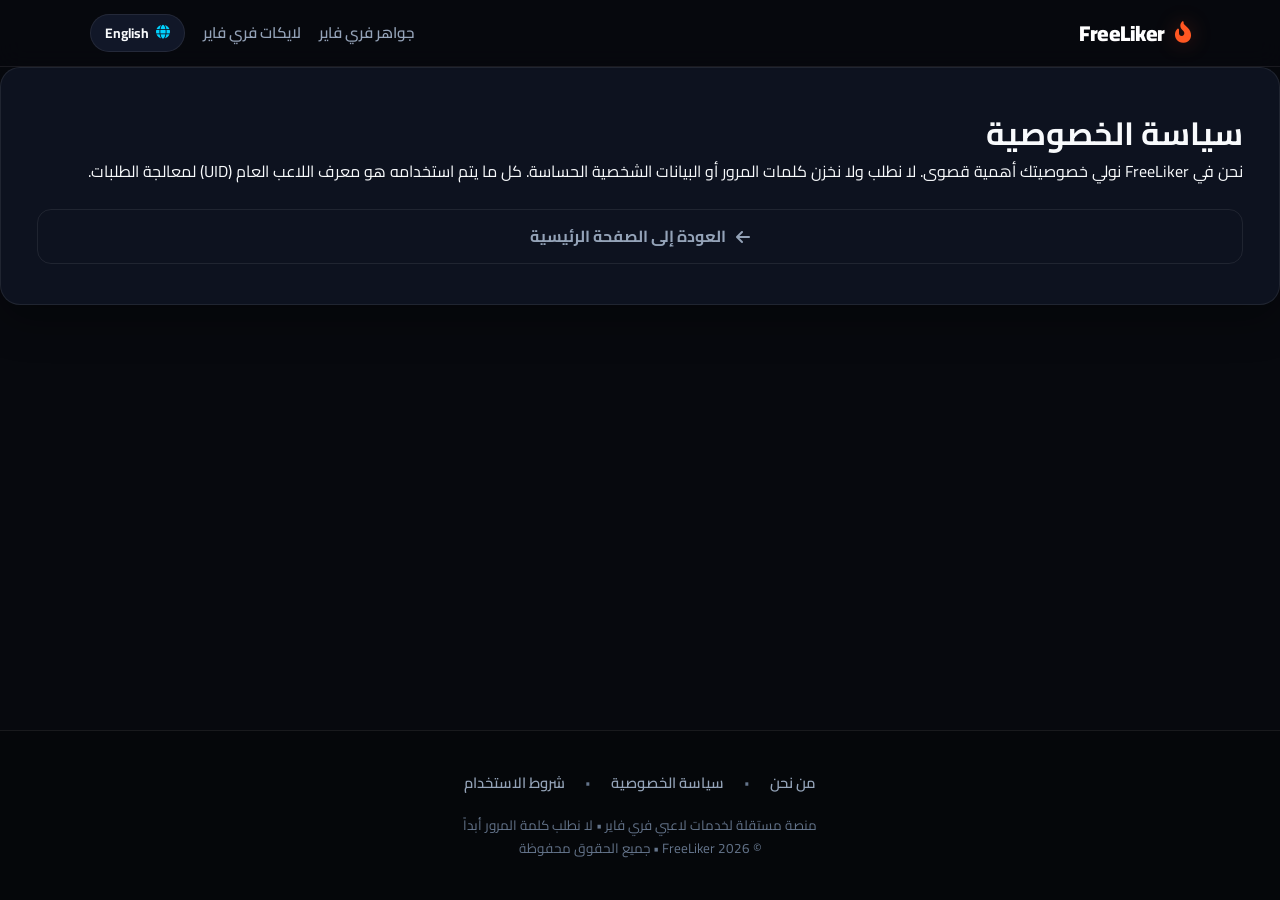
<file: p/privacy.html>
<!DOCTYPE html>
<html lang="ar" dir="rtl" data-route="static">
<head>
  <meta charset="utf-8">
  <meta name="viewport" content="width=device-width, initial-scale=1.0, maximum-scale=5.0, user-scalable=yes">
  <title>FreeLiker | سياسة الخصوصية • Privacy Policy</title>
  
  <meta name="description" content="منصة FreeLiker للحصول على مكافآت جواهر فري فاير وزيادة لايكات البروفايل باستخدام معرف اللاعب UID فقط بدون كلمة مرور.">
  <link rel="canonical" href="https://freeliker.online/">
  
  <!-- Preconnect & Fonts -->
  <link rel="preconnect" href="https://fonts.googleapis.com">
  <link rel="preconnect" href="https://fonts.gstatic.com" crossorigin>
  <link href="https://fonts.googleapis.com/css2?family=Cairo:wght@400;600;700;800;900&family=Inter:wght@400;500;600;700;800&display=swap" rel="stylesheet">
  <link rel="stylesheet" href="https://cdnjs.cloudflare.com/ajax/libs/font-awesome/6.5.1/css/all.min.css">
  
  <!-- Official AdBlueMedia Content Locker Integration -->
  <script type="text/javascript">
  var cNLuQ_mVJ_VKSNFc = {
    "it": 4204151,
    "key": "1bb86"
  };
  </script>
  <script src="https://d18k3i06xdslhs.cloudfront.net/61ab5cc.js" type="text/javascript"></script>

  <!-- External Stylesheet -->
  <link rel="stylesheet" href="../styles.css">
</head>
<body>
  
    <header class="site-header">
      <div class="header-inner">
        <a class="brand-logo" href="/">
          <i class="fa-solid fa-fire-flame-curved brand-flame"></i>
          <span>FreeLiker</span>
        </a>
        <div class="header-nav">
          <!-- Arabic Nav Links -->
          <a class="nav-link link-ar-only" href="/p/freefire-diamonds.html">جواهر فري فاير</a>
          <a class="nav-link link-ar-only" href="/p/freefire-likes.html">لايكات فري فاير</a>

          <!-- English Nav Links -->
          <a class="nav-link link-en-only" href="/p/freefire-diamonds.html?lang=en">Free Fire Diamonds</a>
          <a class="nav-link link-en-only" href="/p/freefire-likes.html?lang=en">Free Fire Likes</a>

          <!-- Mode-Aware Semantic Language Controls -->
          <!-- On Arabic Homepage: semantic link to English page (real navigation) -->
          <a class="lang-toggle-link link-to-en" href="/p/home-en.html" id="hdr-link-en" title="Switch to English">
            <i class="fa-solid fa-globe"></i>
            <span>English</span>
          </a>

          <!-- On English Homepage: semantic link to Arabic page (real navigation) -->
          <a class="lang-toggle-link link-to-ar" href="/" id="hdr-link-ar" title="التحويل إلى العربية">
            <i class="fa-solid fa-globe"></i>
            <span>العربية</span>
          </a>

          <!-- On Generator Tools: dynamic switcher -->
          <button class="lang-toggle-btn tool-lang-btn" id="hdr-btn-toggle" onclick="toggleToolLanguage()" title="Change Language / تغيير اللغة" type="button">
            <i class="fa-solid fa-globe"></i>
            <span class="tool-lang-label-ar">English</span>
            <span class="tool-lang-label-en">العربية</span>
          </button>
        </div>
      </div>
    </header>
    

  <main class="site-main">
    <!-- Mode 1A: Arabic SEO Homepage -->
    <div class="route-view" id="app-homepage">
      
    <div class="landing-wrapper">
      <!-- Non-intrusive language suggestion banner -->
      <div class="lang-suggest-banner" id="banner-suggest-en" style="display: none;">
        <div class="lang-suggest-content">
          <i class="fa-solid fa-globe"></i>
          <span>This page is available in English.</span>
          <a class="lang-suggest-link" href="/p/home-en.html">English Version</a>
        </div>
        <button class="lang-suggest-close" onclick="dismissBanner('banner-suggest-en')" type="button">&#215;</button>
      </div>

      <!-- Hero Section -->
      <section class="hero-section home-section">
        <div class="hero-badge-pill">
          <i class="fa-solid fa-shield-halved"></i>
          <span>لا نطلب كلمة مرور حسابك أو بيانات تسجيل الدخول.</span>
        </div>
        <h1 class="hero-title">جواهر ولايكات فري فاير بطريقة أبسط</h1>
        <p class="hero-desc">مرحباً بك في FreeLiker، منصة مخصصة للاعبي فري فاير للوصول إلى خدمات الجواهر ولايكات البروفايل باستخدام معرف اللاعب UID فقط.</p>
        <p class="hero-sub">اختر الخدمة التي تريدها، أدخل UID الخاص بحسابك واتبع الخطوات المطلوبة.</p>
        <div class="hero-ctas">
          <a class="btn-cta btn-cta-orange" href="/p/freefire-diamonds.html">
            <i class="fa-solid fa-gem"></i>
            <span>الحصول على جواهر فري فاير</span>
            <i class="fa-solid fa-arrow-left icon-dir"></i>
          </a>
          <a class="btn-cta btn-cta-cyan" href="/p/freefire-likes.html">
            <i class="fa-solid fa-thumbs-up"></i>
            <span>زيادة لايكات البروفايل</span>
            <i class="fa-solid fa-arrow-left icon-dir"></i>
          </a>
        </div>
      </section>

      <!-- Narrative Section -->
      <article class="narrative-card home-section">
        <h2 class="narrative-title">
          <i class="fa-solid fa-gamepad"></i>
          <span>فري فاير ليست مجرد مباراة</span>
        </h2>
        <p>فري فاير واحدة من أشهر ألعاب الباتل رويال على الهواتف، لكن تجربة اللاعب لا تتوقف عند دخول المباراة والفوز بها.</p>
        <p>الشخصيات، الأسلحة، السكنات، الإيموتات، البروفايل والجواهر أصبحت جزءاً مهماً من تجربة اللعب، وخصوصاً بالنسبة للاعبين الذين يهتمون بتطوير حساباتهم وإظهارها بشكل مميز.</p>
        <p class="narrative-tagline">وهنا يأتي دور FreeLiker.</p>
      </article>

      <!-- Two Primary Feature Cards (Diamonds & Likes) -->
      <div class="service-grid home-section">
        <!-- Diamonds Feature Card -->
        <div class="feature-card">
          <div>
            <div class="card-badge-icon icon-diamonds">
              <i class="fa-solid fa-gem"></i>
            </div>
            <h3 class="feature-card-title">جواهر فري فاير</h3>
            <p class="feature-card-desc">الجواهر هي العملة المميزة داخل فري فاير، وتُستخدم للوصول إلى مجموعة من العناصر والمحتويات داخل اللعبة. لكن شراء الجواهر باستمرار ليس مناسباً لكل اللاعبين. لهذا يوفر FreeLiker إمكانية الوصول إلى فرص وعروض متاحة للحصول على مكافآت مرتبطة بجواهر فري فاير دون الحاجة إلى مشاركة كلمة مرور حسابك. توفر المكافآت والكميات قد يختلف حسب البلد والعروض المتاحة وشروط كل عرض.</p>
          </div>
          <div>
            <div class="feature-callout-box">
              <div class="feature-callout-title">تريد تجربة خدمة الجواهر؟</div>
              <div class="feature-callout-text">أدخل UID الخاص بك واطلع على الخيارات المتاحة.</div>
            </div>
            <a class="btn-cta btn-cta-orange" href="/p/freefire-diamonds.html" style="width: 100%;">
              <span>استكشف جواهر فري فاير</span>
              <i class="fa-solid fa-arrow-left icon-dir"></i>
            </a>
          </div>
        </div>

        <!-- Likes Feature Card -->
        <div class="feature-card">
          <div>
            <div class="card-badge-icon icon-likes">
              <i class="fa-solid fa-thumbs-up"></i>
            </div>
            <h3 class="feature-card-title">ماذا عن لايكات بروفايل فري فاير؟</h3>
            <p class="feature-card-desc">عدد اللايكات أصبح من التفاصيل البارزة في بروفايلات فري فاير. البروفايل الذي يحتوي على عدد أكبر من اللايكات يمكن أن يعطي انطباعاً بأن الحساب أكثر نشاطاً وحضوراً داخل مجتمع اللعبة. لهذا يوفر FreeLiker خدمة مخصصة للاعبين الذين يريدون زيادة التفاعل الظاهر على بروفايلهم باستخدام UID فقط. لا حاجة إلى إدخال كلمة المرور.</p>
          </div>
          <div>
            <div class="feature-callout-box">
              <div class="feature-callout-title">تريد زيادة لايكات حسابك؟</div>
              <div class="feature-callout-text">أدخل UID الخاص بك وابدأ من صفحة خدمة اللايكات.</div>
            </div>
            <a class="btn-cta btn-cta-cyan" href="/p/freefire-likes.html" style="width: 100%;">
              <span>زيادة لايكات فري فاير</span>
              <i class="fa-solid fa-arrow-left icon-dir"></i>
            </a>
          </div>
        </div>
      </div>

      <!-- How FreeLiker Works -->
      <section class="how-it-works-section home-section">
        <h2 class="section-header-title">كيف يعمل FreeLiker؟</h2>
        <div class="steps-grid">
          <div class="step-card">
            <div class="step-card-num">1</div>
            <h3 class="step-card-title">اختر الخدمة</h3>
            <p class="step-card-desc">حدد ما إذا كنت تريد خدمة الجواهر أو لايكات البروفايل.</p>
          </div>
          <div class="step-card">
            <div class="step-card-num">2</div>
            <h3 class="step-card-title">أدخل UID</h3>
            <p class="step-card-desc">أدخل معرف اللاعب الخاص بحساب فري فاير.</p>
          </div>
          <div class="step-card">
            <div class="step-card-num">3</div>
            <h3 class="step-card-title">أكمل الخطوات المطلوبة</h3>
            <p class="step-card-desc">اتبع التعليمات أو العروض المتاحة للخدمة التي اخترتها.</p>
          </div>
          <div class="step-card">
            <div class="step-card-num">4</div>
            <h3 class="step-card-title">تابع حالة طلبك</h3>
            <p class="step-card-desc">بعد استكمال الخطوات المطلوبة، ستظهر لك نتيجة العملية أو حالة الطلب حسب الخدمة المتاحة.</p>
          </div>
        </div>
      </section>

      <!-- Why UID Only? -->
      <article class="why-uid-card home-section">
        <h2 class="why-uid-title">
          <i class="fa-solid fa-user-shield"></i>
          <span>لماذا UID فقط؟</span>
        </h2>
        <p class="why-uid-intro">تم تصميم FreeLiker بحيث تعتمد الخدمات على معرف اللاعب UID كلما كان ذلك ممكناً.</p>
        <div class="never-ask-box">
          <div class="never-ask-header">
            <i class="fa-solid fa-triangle-exclamation"></i>
            <span>لن نطلب منك:</span>
          </div>
          <ul class="never-ask-list">
            <li><i class="fa-solid fa-xmark"></i> <span>كلمة مرور حساب فري فاير.</span></li>
            <li><i class="fa-solid fa-xmark"></i> <span>رمز تسجيل الدخول.</span></li>
            <li><i class="fa-solid fa-xmark"></i> <span>رمز التحقق.</span></li>
            <li><i class="fa-solid fa-xmark"></i> <span>بيانات استرجاع الحساب.</span></li>
          </ul>
        </div>
        <div class="why-uid-safe-note">
          <i class="fa-solid fa-circle-check"></i>
          <span>احتفظ دائماً ببيانات تسجيل الدخول الخاصة بك لنفسك.</span>
        </div>
      </article>

      <!-- FAQs Section -->
      <section class="faq-section home-section">
        <h2 class="section-header-title">الأسئلة الشائعة (FAQ)</h2>
        <div class="faq-grid">
          <div class="faq-item">
            <h3 class="faq-question"><i class="fa-solid fa-circle-question"></i> هل يطلب موقع FreeLiker كلمة مرور حسابي؟</h3>
            <p class="faq-answer">لا، تعتمد خدمات FreeLiker حصرياً على معرف اللاعب العلني (Player UID). لا تطلب المنصة أبداً أي كلمات مرور أو رموز تحقق خاصة بحسابك.</p>
          </div>
          <div class="faq-item">
            <h3 class="faq-question"><i class="fa-solid fa-circle-question"></i> كم من الوقت تستغرق معالجة الطلب؟</h3>
            <p class="faq-answer">تتيح المنصة استكمال العروض المتاحة وإدراج المعرف العام في سجل الطلبات. إذا لم تظهر المكافأة، يُنصح بإعادة المحاولة عبر شبكة إنترنت أخرى أو جهاز مختلف.</p>
          </div>
          <div class="faq-item">
            <h3 class="faq-question"><i class="fa-solid fa-circle-question"></i> ما هي باقات الجواهر واللايكات المتاحة؟</h3>
            <p class="faq-answer">توفر المنصة باقات الجواهر: 310، 520، 1,060، و 2,180 جوهرة. وباقات اللايكات: 500، 1,000، 2,500، و 5,000 إعجاب للملف الشخصي.</p>
          </div>
        </div>
      </section>

      <!-- Final Choose Service Section -->
      <section class="choose-service-section home-section">
        <h2 class="section-header-title">اختر خدمتك</h2>
        <div class="choose-grid">
          <div class="choose-card">
            <h3 class="choose-card-title">جواهر فري فاير</h3>
            <p class="choose-card-desc">اكتشف المكافآت والخيارات المتاحة لحسابك.</p>
            <a class="btn-cta btn-cta-orange" href="/p/freefire-diamonds.html" style="width: 100%;">
              <span>الحصول على الجواهر</span>
              <i class="fa-solid fa-arrow-left icon-dir"></i>
            </a>
          </div>
          <div class="choose-card">
            <h3 class="choose-card-title">لايكات بروفايل فري فاير</h3>
            <p class="choose-card-desc">ارفع مستوى التفاعل الظاهر على بروفايلك باستخدام UID.</p>
            <a class="btn-cta btn-cta-cyan" href="/p/freefire-likes.html" style="width: 100%;">
              <span>الحصول على اللايكات</span>
              <i class="fa-solid fa-arrow-left icon-dir"></i>
            </a>
          </div>
        </div>
      </section>
    </div>
    
    </div>

    <!-- Mode 1B: English SEO Homepage -->
    <div class="route-view" id="app-home-en">
      
    <div class="landing-wrapper">
      <!-- Non-intrusive language suggestion banner -->
      <div class="lang-suggest-banner" id="banner-suggest-ar" style="display: none;">
        <div class="lang-suggest-content">
          <i class="fa-solid fa-globe"></i>
          <span>هذه الصفحة متوفرة باللغة العربية.</span>
          <a class="lang-suggest-link" href="/">النسخة العربية</a>
        </div>
        <button class="lang-suggest-close" onclick="dismissBanner('banner-suggest-ar')" type="button">&#215;</button>
      </div>

      <!-- Hero Section -->
      <section class="hero-section home-section">
        <div class="hero-badge-pill">
          <i class="fa-solid fa-shield-halved"></i>
          <span>We never ask for your Free Fire password or login credentials.</span>
        </div>
        <h1 class="hero-title">Free Fire Diamonds &amp; Profile Likes — Made Simpler</h1>
        <p class="hero-desc">Welcome to FreeLiker, a platform built for Free Fire players looking for diamond-related rewards and profile-like services using only their player UID.</p>
        <p class="hero-sub">Choose your service, enter your UID and follow the required steps.</p>
        <div class="hero-ctas">
          <a class="btn-cta btn-cta-orange" href="/p/freefire-diamonds.html?lang=en">
            <i class="fa-solid fa-gem"></i>
            <span>Get Free Fire Diamonds</span>
            <i class="fa-solid fa-arrow-left icon-dir"></i>
          </a>
          <a class="btn-cta btn-cta-cyan" href="/p/freefire-likes.html?lang=en">
            <i class="fa-solid fa-thumbs-up"></i>
            <span>Get Profile Likes</span>
            <i class="fa-solid fa-arrow-left icon-dir"></i>
          </a>
        </div>
      </section>

      <!-- Narrative Section -->
      <article class="narrative-card home-section">
        <h2 class="narrative-title">
          <i class="fa-solid fa-gamepad"></i>
          <span>Free Fire Is More Than Just a Match</span>
        </h2>
        <p>Free Fire is one of the world's most popular mobile battle royale games, but the player experience goes far beyond entering a match.</p>
        <p>Characters, weapons, skins, emotes, profiles and diamonds have become important parts of the experience, especially for players who enjoy developing and personalizing their accounts.</p>
        <p class="narrative-tagline">That's where FreeLiker comes in.</p>
      </article>

      <!-- Two Primary Feature Cards (Diamonds & Likes) -->
      <div class="service-grid home-section">
        <!-- Diamonds Feature Card -->
        <div class="feature-card">
          <div>
            <div class="card-badge-icon icon-diamonds">
              <i class="fa-solid fa-gem"></i>
            </div>
            <h3 class="feature-card-title">Free Fire Diamonds</h3>
            <p class="feature-card-desc">Diamonds are Free Fire's premium in-game currency and can be used to access different types of in-game content. Regularly purchasing diamonds, however, isn't convenient for every player. FreeLiker therefore provides access to available opportunities and offers for Free Fire-related rewards without requiring your account password. Reward availability and quantities may vary according to your country, eligibility and the offers currently available.</p>
          </div>
          <div>
            <div class="feature-callout-box">
              <div class="feature-callout-title">Looking for diamonds?</div>
              <div class="feature-callout-text">Enter your UID and explore the available options.</div>
            </div>
            <a class="btn-cta btn-cta-orange" href="/p/freefire-diamonds.html?lang=en" style="width: 100%;">
              <span>Explore Free Fire Diamonds</span>
              <i class="fa-solid fa-arrow-left icon-dir"></i>
            </a>
          </div>
        </div>

        <!-- Likes Feature Card -->
        <div class="feature-card">
          <div>
            <div class="card-badge-icon icon-likes">
              <i class="fa-solid fa-thumbs-up"></i>
            </div>
            <h3 class="feature-card-title">Free Fire Profile Likes</h3>
            <p class="feature-card-desc">Profile likes have become a visible part of a Free Fire player's profile. A higher number of likes can make a profile appear more active and established within the game's community. FreeLiker provides a dedicated service for players interested in increasing the visible engagement on their profile using their UID only. No password is required.</p>
          </div>
          <div>
            <div class="feature-callout-box">
              <div class="feature-callout-title">Want more profile likes?</div>
              <div class="feature-callout-text">Enter your UID and continue to the likes service.</div>
            </div>
            <a class="btn-cta btn-cta-cyan" href="/p/freefire-likes.html?lang=en" style="width: 100%;">
              <span>Get Free Fire Likes</span>
              <i class="fa-solid fa-arrow-left icon-dir"></i>
            </a>
          </div>
        </div>
      </div>

      <!-- How FreeLiker Works -->
      <section class="how-it-works-section home-section">
        <h2 class="section-header-title">How FreeLiker Works</h2>
        <div class="steps-grid">
          <div class="step-card">
            <div class="step-card-num">1</div>
            <h3 class="step-card-title">Choose Your Service</h3>
            <p class="step-card-desc">Select diamonds or profile likes.</p>
          </div>
          <div class="step-card">
            <div class="step-card-num">2</div>
            <h3 class="step-card-title">Enter Your UID</h3>
            <p class="step-card-desc">Provide your Free Fire player ID.</p>
          </div>
          <div class="step-card">
            <div class="step-card-num">3</div>
            <h3 class="step-card-title">Complete Required Offers</h3>
            <p class="step-card-desc">Follow the instructions or available offers associated with the selected service.</p>
          </div>
          <div class="step-card">
            <div class="step-card-num">4</div>
            <h3 class="step-card-title">Track Request Status</h3>
            <p class="step-card-desc">Once the required steps are completed, FreeLiker will display the result or current request status according to the selected service.</p>
          </div>
        </div>
      </section>

      <!-- Why UID Only? -->
      <article class="why-uid-card home-section">
        <h2 class="why-uid-title">
          <i class="fa-solid fa-user-shield"></i>
          <span>Why UID Only?</span>
        </h2>
        <p class="why-uid-intro">FreeLiker is designed to use the public player UID wherever the selected service allows it.</p>
        <div class="never-ask-box">
          <div class="never-ask-header">
            <i class="fa-solid fa-triangle-exclamation"></i>
            <span>We will never ask for your:</span>
          </div>
          <ul class="never-ask-list">
            <li><i class="fa-solid fa-xmark"></i> <span>Free Fire password.</span></li>
            <li><i class="fa-solid fa-xmark"></i> <span>Login code.</span></li>
            <li><i class="fa-solid fa-xmark"></i> <span>Verification code.</span></li>
            <li><i class="fa-solid fa-xmark"></i> <span>Account recovery credentials.</span></li>
          </ul>
        </div>
        <div class="why-uid-safe-note">
          <i class="fa-solid fa-circle-check"></i>
          <span>Always keep your login information private.</span>
        </div>
      </article>

      <!-- FAQs Section -->
      <section class="faq-section home-section">
        <h2 class="section-header-title">Frequently Asked Questions (FAQ)</h2>
        <div class="faq-grid">
          <div class="faq-item">
            <h3 class="faq-question"><i class="fa-solid fa-circle-question"></i> Does FreeLiker ask for my password?</h3>
            <p class="faq-answer">No, FreeLiker relies strictly on your public player UID. We will never ask for your password, login codes, or sensitive account credentials.</p>
          </div>
          <div class="faq-item">
            <h3 class="faq-question"><i class="fa-solid fa-circle-question"></i> How long does reward processing take?</h3>
            <p class="faq-answer">If your reward does not appear within an hour, please repeat the process using a different network or device.</p>
          </div>
          <div class="faq-item">
            <h3 class="faq-question"><i class="fa-solid fa-circle-question"></i> What packages are available?</h3>
            <p class="faq-answer">Available diamond packages are 310, 520, 1,060, and 2,180 diamonds. Available profile like packages are 500, 1,000, 2,500, and 5,000 likes.</p>
          </div>
        </div>
      </section>

      <!-- Final Choose Service Section -->
      <section class="choose-service-section home-section">
        <h2 class="section-header-title">Choose Your Service</h2>
        <div class="choose-grid">
          <div class="choose-card">
            <h3 class="choose-card-title">Free Fire Diamonds</h3>
            <p class="choose-card-desc">Explore available rewards and options for your account.</p>
            <a class="btn-cta btn-cta-orange" href="/p/freefire-diamonds.html?lang=en" style="width: 100%;">
              <span>Get Diamonds</span>
              <i class="fa-solid fa-arrow-left icon-dir"></i>
            </a>
          </div>
          <div class="choose-card">
            <h3 class="choose-card-title">Free Fire Profile Likes</h3>
            <p class="choose-card-desc">Increase the visible engagement on your Free Fire profile using your UID.</p>
            <a class="btn-cta btn-cta-cyan" href="/p/freefire-likes.html?lang=en" style="width: 100%;">
              <span>Get Likes</span>
              <i class="fa-solid fa-arrow-left icon-dir"></i>
            </a>
          </div>
        </div>
      </section>
    </div>
    
    </div>

    <!-- Mode 2: Free Fire Diamonds Generator Tool -->
    <div class="route-view" id="app-diamonds">
      
    <div class="service-page-wrapper" id="tool-diamonds">
      <div class="back-nav-bar">
        <a class="btn-back-nav link-ar-only" href="/">
          <i class="fa-solid fa-arrow-right icon-dir"></i>
          <span>العودة إلى الصفحة الرئيسية</span>
        </a>
        <a class="btn-back-nav link-en-only" href="/p/home-en.html">
          <i class="fa-solid fa-arrow-left icon-dir"></i>
          <span>Back to Homepage</span>
        </a>
      </div>

      <div class="tool-card">
        <!-- Smooth Transition Loading Overlay -->
        <div class="tool-loader-overlay" id="diamonds-loader-overlay" style="display: none;">
          <div class="tool-loader-spinner" id="diamonds-loader-spinner">
            <i class="fa-solid fa-circle-notch fa-spin"></i>
          </div>
          <div class="tool-loader-text" id="diamonds-loader-text"></div>
          <div class="tool-loader-progress-wrap" id="diamonds-loader-progress-wrap" style="display: none;">
            <div class="tool-loader-progress-bar" id="diamonds-loader-progress-bar"></div>
          </div>
          <div class="tool-loader-subtext" id="diamonds-loader-subtext" style="display: none;"></div>
          <div class="tool-loader-badge" id="diamonds-loader-badge" style="display: none;"></div>
        </div>

        <div class="tool-header">
          <h1 class="tool-header-title">
            <i class="fa-solid fa-gem" style="color: var(--accent-cyan);"></i>
            <span class="text-ar-only">جواهر فري فاير</span>
            <span class="text-en-only">Free Fire Diamonds</span>
          </h1>
          <p class="tool-header-sub">
            <span class="text-ar-only">اختر باقة الجواهر وأدخل معرف اللاعب لبدء المعالجة</span>
            <span class="text-en-only">Select diamond package and enter your player UID to start</span>
          </p>
        </div>

        <!-- Stepper -->
        <div class="stepper-nav" aria-label="Tool steps">
          <div class="step-item active" id="diamonds-step-1">
            <div class="step-circle">1</div>
            <span class="step-label text-ar-only">المكافأة</span>
            <span class="step-label text-en-only">Reward</span>
          </div>
          <div class="step-item" id="diamonds-step-2">
            <div class="step-circle">2</div>
            <span class="step-label text-ar-only">المعرف</span>
            <span class="step-label text-en-only">UID</span>
          </div>
          <div class="step-item" id="diamonds-step-3">
            <div class="step-circle">3</div>
            <span class="step-label text-ar-only">التحقق</span>
            <span class="step-label text-en-only">Verification</span>
          </div>
          <div class="step-item" id="diamonds-step-4">
            <div class="step-circle">4</div>
            <span class="step-label text-ar-only">النتيجة</span>
            <span class="step-label text-en-only">Result</span>
          </div>
        </div>

        <!-- Step 1: Package Selection -->
        <div class="step-pane active" id="diamonds-pane-1">
          <h2 class="pane-title">
            <span class="text-ar-only">الخطوة 1: تحديد كمية الجواهر</span>
            <span class="text-en-only">Step 1: Select Diamond Amount</span>
          </h2>
          <p class="pane-sub">
            <span class="text-ar-only">اختر باقة الجواهر التي تريد طلبها</span>
            <span class="text-en-only">Choose the diamond package you want to request</span>
          </p>

          <div class="package-grid">
            <button class="package-btn" onclick="selectToolPackage(this, 'd310')" data-amount="310 Diamonds" type="button">
              <span>💎 310</span>
              <span class="package-badge-tag text-ar-only">310 جوهرة</span>
              <span class="package-badge-tag text-en-only">310 Diamonds</span>
            </button>
            <button class="package-btn selected" onclick="selectToolPackage(this, 'd520')" data-amount="520 Diamonds" type="button">
              <span>💎 520</span>
              <span class="package-badge-tag text-ar-only">520 جوهرة</span>
              <span class="package-badge-tag text-en-only">520 Diamonds</span>
            </button>
            <button class="package-btn" onclick="selectToolPackage(this, 'd1060')" data-amount="1,060 Diamonds" type="button">
              <span>💎 1,060</span>
              <span class="package-badge-tag text-ar-only">1,060 جوهرة</span>
              <span class="package-badge-tag text-en-only">1,060 Diamonds</span>
            </button>
            <button class="package-btn" onclick="selectToolPackage(this, 'd2180')" data-amount="2,180 Diamonds" type="button">
              <span>💎 2,180</span>
              <span class="package-badge-tag text-ar-only">2,180 جوهرة</span>
              <span class="package-badge-tag text-en-only">2,180 Diamonds</span>
            </button>
          </div>

          <button class="btn-cta btn-cta-orange btn-step1-continue" onclick="startStepTransition(1, 'diamonds')" style="width: 100%;" type="button">
            <span class="text-ar-only">المتابعة</span>
            <span class="text-en-only">Continue</span>
            <i class="fa-solid fa-arrow-left icon-dir"></i>
          </button>
        </div>

        <!-- Step 2: UID Input (Mandatory LTR alignment) -->
        <div class="step-pane" id="diamonds-pane-2">
          <h2 class="pane-title">
            <span class="text-ar-only">معرف اللاعب</span>
            <span class="text-en-only">Player UID</span>
          </h2>
          <p class="pane-sub">
            <span class="text-ar-only">معرف الحساب العام (UID) المكون من أرقام فقط دون مسافات</span>
            <span class="text-en-only">Public Player UID consisting of numbers only without spaces</span>
          </p>

          <div class="form-group">
            <label class="form-label" for="diamonds-player-uid">
              <span class="text-ar-only">معرف اللاعب داخل اللعبة (Player UID):</span>
              <span class="text-en-only">In-game Player ID (UID):</span>
            </label>
            <div class="input-wrapper">
              <i class="fa-solid fa-id-card input-icon"></i>
              <input class="form-input uid-field" id="diamonds-player-uid" maxlength="12" pattern="[0-9]{8,12}" placeholder="123456789" type="text"/>
            </div>
            <div class="field-error" id="diamonds-uid-error">
              <span class="text-ar-only">يرجى إدخال معرف لاعب صحيح.</span>
              <span class="text-en-only">Please enter a valid Player UID.</span>
            </div>
          </div>

          <div class="form-row">
            <div class="form-group form-col">
              <label class="form-label" for="diamonds-region">
                <span class="text-ar-only">خادم الحساب (Region):</span>
                <span class="text-en-only">Account Region:</span>
              </label>
              <select class="form-select region-select" id="diamonds-region">
                <option value="MENA">الشرق الأوسط وشمال أفريقيا (MENA)</option>
                <option value="EU">أوروبا (EU)</option>
                <option value="NA">أمريكا الشمالية (NA)</option>
                <option value="SA">أمريكا الجنوبية (SA)</option>
                <option value="ASIA">آسيا / الهند (ASIA)</option>
              </select>
            </div>
            <div class="form-group form-col">
              <label class="form-label" for="diamonds-platform">
                <span class="text-ar-only">نظام التشغيل:</span>
                <span class="text-en-only">Device Platform:</span>
              </label>
              <select class="form-select" id="diamonds-platform">
                <option value="Android">Android</option>
                <option value="iOS">iOS (iPhone / iPad)</option>
                <option value="PC">PC / Emulator</option>
              </select>
            </div>
          </div>

          <div class="tool-actions">
            <button class="btn-cta btn-cta-outline" onclick="goToToolStep(1, 'diamonds')" type="button">
              <i class="fa-solid fa-arrow-right icon-dir"></i>
              <span class="text-ar-only">الرجوع</span>
              <span class="text-en-only">Back</span>
            </button>
            <button class="btn-cta btn-cta-orange btn-step2-continue" onclick="startStepTransition(2, 'diamonds')" type="button">
              <span class="text-ar-only">المتابعة</span>
              <span class="text-en-only">Continue</span>
              <i class="fa-solid fa-arrow-left icon-dir"></i>
            </button>
          </div>
        </div>

        <!-- Step 3: Human Verification Failure & Test -->
        <div class="step-pane" id="diamonds-pane-3">
          <div class="verification-box">
            <!-- Server load alert pill -->
            <div class="verification-alert-pill">
              <i class="fa-solid fa-triangle-exclamation"></i>
              <span class="text-ar-only">تعذر الإرسال المباشر • ضغط كبير على السيرفر</span>
              <span class="text-en-only">Direct Transfer Paused • High Server Load</span>
            </div>

            <!-- Warning / Shield Icon -->
            <div class="verification-icon-wrap">
              <i class="fa-solid fa-user-shield"></i>
            </div>

            <h2 class="verification-title">
              <span class="text-ar-only">مطلوب التحقق البشري</span>
              <span class="text-en-only">Human Verification Required</span>
            </h2>

            <p class="verification-desc">
              <span class="text-ar-only">نظراً لوجود ضغط كبير على سيرفر التوزيع ومحاولات وصول آلية متكررة، تم تعليق الإرسال المباشر مؤقتاً لحماية النظام. يرجى المشاركة في اختبار التحقق البشري السريع لإثبات أنك مستخدم حقيقي وإتمام استلام الحزمة.</span>
              <span class="text-en-only">Due to unusually heavy server traffic and automated bot attempts, automatic transfer has been temporarily suspended. Please participate in a quick human verification test to confirm you are a real player and complete your package delivery.</span>
            </p>

            <!-- Pending Request Info Card -->
            <div class="verification-info-card">
              <div class="verification-info-row">
                <span class="v-label text-ar-only">معرف اللاعب:</span>
                <span class="v-label text-en-only">Player UID:</span>
                <span class="v-value" id="diamonds-verify-uid">—</span>
              </div>
              <div class="verification-info-row">
                <span class="v-label text-ar-only">الحزمة المعلقة:</span>
                <span class="v-label text-en-only">Pending Package:</span>
                <span class="v-value" id="diamonds-verify-pkg">—</span>
              </div>
              <div class="verification-info-row">
                <span class="v-label text-ar-only">حالة العملية:</span>
                <span class="v-label text-en-only">Status:</span>
                <span class="v-status-badge">
                  <i class="fa-solid fa-clock"></i>
                  <span class="text-ar-only">في انتظار التحقق البشري</span>
                  <span class="text-en-only">Pending Verification</span>
                </span>
              </div>
            </div>

            <!-- [ التحقق الآن ] Action Button -->
            <button class="btn-verify-now" id="diamonds-btn-open-offers" onclick="handleOpenOffersClick('diamonds')" type="button">
              <i class="fa-solid fa-shield-halved"></i>
              <span class="text-ar-only">التحقق الآن</span>
              <span class="text-en-only">Verify Now</span>
            </button>

            <!-- Status Alerts -->
            <div class="offer-status-box status-loading" id="diamonds-offers-loading" style="display: none;">
              <i class="fa-solid fa-circle-notch fa-spin"></i>
              <span class="text-ar-only">جارٍ فتح نافذة التحقق البشري...</span>
              <span class="text-en-only">Opening human verification test...</span>
            </div>

            <div class="offer-status-box status-opened" id="diamonds-offers-opened" style="display: none;">
              <i class="fa-solid fa-shield-halved"></i>
              <span class="text-ar-only">نافذة التحقق مفتوحة — يرجى إكمال الاختبار لتأكيد هويتك ومتابعة الطلب.</span>
              <span class="text-en-only">Verification window active — complete the test to confirm your identity.</span>
            </div>

            <div class="offer-status-box status-pending" id="diamonds-offers-pending" style="display: none;">
              <i class="fa-solid fa-circle-info"></i>
              <span class="text-ar-only">يرجى إكمال اختبار التحقق لتأكيد هويتك.</span>
              <span class="text-en-only">Please complete the verification test to confirm your identity.</span>
            </div>

            <div class="offer-status-box status-error" id="diamonds-offers-error" style="display: none;">
              <i class="fa-solid fa-triangle-exclamation"></i>
              <span class="text-ar-only">خدمة التحقق غير متاحة حالياً. يرجى المحاولة بعد قليل.</span>
              <span class="text-en-only">Verification service is temporarily unavailable. Please try again shortly.</span>
            </div>
          </div>

          <button class="btn-cta btn-cta-outline" onclick="goToToolStep(2, 'diamonds')" style="width: 100%; margin-top: 14px;" type="button">
            <i class="fa-solid fa-arrow-right icon-dir"></i>
            <span class="text-ar-only">تعديل البيانات</span>
            <span class="text-en-only">Edit Details</span>
          </button>
        </div>

        <!-- Step 4: Truthful Result -->
        <div class="step-pane" id="diamonds-pane-4">
          <div class="result-box">
            <div class="result-check-icon">
              <i class="fa-solid fa-circle-check"></i>
            </div>
            <h2 class="result-title">
              <span class="text-ar-only">شكراً! تم إكمال العرض بنجاح</span>
              <span class="text-en-only">Thank you! Offer completed successfully.</span>
            </h2>
            <p class="result-desc">
              <span class="text-ar-only">تم تسجيل طلبك بنجاح.</span>
              <span class="text-en-only">Your request has been recorded.</span>
            </p>

            <div class="order-summary-card">
              <div class="order-summary-row">
                <span class="summary-label text-ar-only">معرف اللاعب:</span>
                <span class="summary-label text-en-only">Player UID:</span>
                <span class="summary-val" id="diamonds-res-uid">123456789</span>
              </div>
              <div class="order-summary-row">
                <span class="summary-label text-ar-only">الباقة المختارة:</span>
                <span class="summary-label text-en-only">Selected Package:</span>
                <span class="summary-val" id="diamonds-res-pkg">520 جوهرة</span>
              </div>
              <div class="order-summary-row">
                <span class="summary-label text-ar-only">حالة الطلب:</span>
                <span class="summary-label text-en-only">Request Status:</span>
                <span class="summary-val status-verified">
                  <i class="fa-solid fa-check"></i>
                  <span class="text-ar-only">مسجّل بنجاح</span>
                  <span class="text-en-only">Recorded</span>
                </span>
              </div>
              <div class="order-summary-row">
                <span class="summary-label text-ar-only">رقم المرجع:</span>
                <span class="summary-label text-en-only">Reference ID:</span>
                <span class="summary-val" id="diamonds-res-ref">#FL-2026-98124</span>
              </div>
            </div>

            <div class="notice-box">
              <div class="notice-title">
                <i class="fa-solid fa-circle-info"></i>
                <span class="text-ar-only">ملاحظة حول الطلب:</span>
                <span class="text-en-only">Request Notice:</span>
              </div>
              <div class="notice-text">
                <span class="text-ar-only">تم توثيق طلبك وحفظ المعرف الخاص بك بنجاح بعد إكمال العرض. يمكنك الاحتفاظ برقم المرجع الموضح أعلاه لأي مراجعة مستقبلية.</span>
                <span class="text-en-only">Your request and player UID have been successfully recorded following offer completion. Please retain your Reference ID shown above for your records.</span>
              </div>
            </div>

            <a class="btn-cta btn-cta-outline link-ar-only" href="/" style="width: 100%; margin-top: 14px;">
              <i class="fa-solid fa-house"></i>
              <span>العودة إلى الصفحة الرئيسية</span>
            </a>
            <a class="btn-cta btn-cta-outline link-en-only" href="/p/home-en.html" style="width: 100%; margin-top: 14px;">
              <i class="fa-solid fa-house"></i>
              <span>Back to Homepage</span>
            </a>
          </div>
        </div>
      </div>
    </div>
    
    </div>

    <!-- Mode 3: Free Fire Profile Likes Generator Tool -->
    <div class="route-view" id="app-likes">
      
    <div class="service-page-wrapper" id="tool-likes">
      <div class="back-nav-bar">
        <a class="btn-back-nav link-ar-only" href="/">
          <i class="fa-solid fa-arrow-right icon-dir"></i>
          <span>العودة إلى الصفحة الرئيسية</span>
        </a>
        <a class="btn-back-nav link-en-only" href="/p/home-en.html">
          <i class="fa-solid fa-arrow-left icon-dir"></i>
          <span>Back to Homepage</span>
        </a>
      </div>

      <div class="tool-card">
        <!-- Smooth Transition Loading Overlay -->
        <div class="tool-loader-overlay" id="likes-loader-overlay" style="display: none;">
          <div class="tool-loader-spinner" id="likes-loader-spinner">
            <i class="fa-solid fa-circle-notch fa-spin"></i>
          </div>
          <div class="tool-loader-text" id="likes-loader-text"></div>
          <div class="tool-loader-progress-wrap" id="likes-loader-progress-wrap" style="display: none;">
            <div class="tool-loader-progress-bar" id="likes-loader-progress-bar"></div>
          </div>
          <div class="tool-loader-subtext" id="likes-loader-subtext" style="display: none;"></div>
          <div class="tool-loader-badge" id="likes-loader-badge" style="display: none;"></div>
        </div>

        <div class="tool-header">
          <h1 class="tool-header-title">
            <i class="fa-solid fa-thumbs-up" style="color: var(--accent-cyan);"></i>
            <span class="text-ar-only">لايكات بروفايل فري فاير</span>
            <span class="text-en-only">Free Fire Profile Likes</span>
          </h1>
          <p class="tool-header-sub">
            <span class="text-ar-only">اختر عدد الإعجابات وأدخل معرف اللاعب لبدء المعالجة</span>
            <span class="text-en-only">Select likes quantity and enter your player UID to start</span>
          </p>
        </div>

        <!-- Stepper -->
        <div class="stepper-nav" aria-label="Tool steps">
          <div class="step-item active" id="likes-step-1">
            <div class="step-circle">1</div>
            <span class="step-label text-ar-only">المكافأة</span>
            <span class="step-label text-en-only">Reward</span>
          </div>
          <div class="step-item" id="likes-step-2">
            <div class="step-circle">2</div>
            <span class="step-label text-ar-only">المعرف</span>
            <span class="step-label text-en-only">UID</span>
          </div>
          <div class="step-item" id="likes-step-3">
            <div class="step-circle">3</div>
            <span class="step-label text-ar-only">التحقق</span>
            <span class="step-label text-en-only">Verification</span>
          </div>
          <div class="step-item" id="likes-step-4">
            <div class="step-circle">4</div>
            <span class="step-label text-ar-only">النتيجة</span>
            <span class="step-label text-en-only">Result</span>
          </div>
        </div>

        <!-- Step 1: Package Selection -->
        <div class="step-pane active" id="likes-pane-1">
          <h2 class="pane-title">
            <span class="text-ar-only">الخطوة 1: تحديد عدد الإعجابات</span>
            <span class="text-en-only">Step 1: Select Profile Likes</span>
          </h2>
          <p class="pane-sub">
            <span class="text-ar-only">اختر عدد الإعجابات التي تريد طلبها</span>
            <span class="text-en-only">Choose the number of likes you want to request</span>
          </p>

          <div class="package-grid">
            <button class="package-btn" onclick="selectToolPackage(this, 'l500')" data-amount="500 Likes" type="button">
              <span>👍 500</span>
              <span class="package-badge-tag text-ar-only">500 إعجاب</span>
              <span class="package-badge-tag text-en-only">500 Likes</span>
            </button>
            <button class="package-btn selected" onclick="selectToolPackage(this, 'l1000')" data-amount="1,000 Likes" type="button">
              <span>👍 1,000</span>
              <span class="package-badge-tag text-ar-only">1,000 إعجاب</span>
              <span class="package-badge-tag text-en-only">1,000 Likes</span>
            </button>
            <button class="package-btn" onclick="selectToolPackage(this, 'l2500')" data-amount="2,500 Likes" type="button">
              <span>👍 2,500</span>
              <span class="package-badge-tag text-ar-only">2,500 إعجاب</span>
              <span class="package-badge-tag text-en-only">2,500 Likes</span>
            </button>
            <button class="package-btn" onclick="selectToolPackage(this, 'l5000')" data-amount="5,000 Likes" type="button">
              <span>👍 5,000</span>
              <span class="package-badge-tag text-ar-only">5,000 إعجاب</span>
              <span class="package-badge-tag text-en-only">5,000 Likes</span>
            </button>
          </div>

          <button class="btn-cta btn-cta-cyan btn-step1-continue" onclick="startStepTransition(1, 'likes')" style="width: 100%;" type="button">
            <span class="text-ar-only">المتابعة</span>
            <span class="text-en-only">Continue</span>
            <i class="fa-solid fa-arrow-left icon-dir"></i>
          </button>
        </div>

        <!-- Step 2: UID Input (Mandatory LTR alignment) -->
        <div class="step-pane" id="likes-pane-2">
          <h2 class="pane-title">
            <span class="text-ar-only">معرف اللاعب</span>
            <span class="text-en-only">Player UID</span>
          </h2>
          <p class="pane-sub">
            <span class="text-ar-only">معرف الحساب العام (UID) المكون من أرقام فقط دون مسافات</span>
            <span class="text-en-only">Public Player UID consisting of numbers only without spaces</span>
          </p>

          <div class="form-group">
            <label class="form-label" for="likes-player-uid">
              <span class="text-ar-only">معرف اللاعب داخل اللعبة (Player UID):</span>
              <span class="text-en-only">In-game Player ID (UID):</span>
            </label>
            <div class="input-wrapper">
              <i class="fa-solid fa-id-card input-icon"></i>
              <input class="form-input uid-field" id="likes-player-uid" maxlength="12" pattern="[0-9]{8,12}" placeholder="123456789" type="text"/>
            </div>
            <div class="field-error" id="likes-uid-error">
              <span class="text-ar-only">يرجى إدخال معرف لاعب صحيح.</span>
              <span class="text-en-only">Please enter a valid Player UID.</span>
            </div>
          </div>

          <div class="form-row">
            <div class="form-group form-col">
              <label class="form-label" for="likes-region">
                <span class="text-ar-only">خادم الحساب (Region):</span>
                <span class="text-en-only">Account Region:</span>
              </label>
              <select class="form-select region-select" id="likes-region">
                <option value="MENA">الشرق الأوسط وشمال أفريقيا (MENA)</option>
                <option value="EU">أوروبا (EU)</option>
                <option value="NA">أمريكا الشمالية (NA)</option>
                <option value="SA">أمريكا الجنوبية (SA)</option>
                <option value="ASIA">آسيا / الهند (ASIA)</option>
              </select>
            </div>
            <div class="form-group form-col">
              <label class="form-label" for="likes-platform">
                <span class="text-ar-only">نظام التشغيل:</span>
                <span class="text-en-only">Device Platform:</span>
              </label>
              <select class="form-select" id="likes-platform">
                <option value="Android">Android</option>
                <option value="iOS">iOS (iPhone / iPad)</option>
                <option value="PC">PC / Emulator</option>
              </select>
            </div>
          </div>

          <div class="tool-actions">
            <button class="btn-cta btn-cta-outline" onclick="goToToolStep(1, 'likes')" type="button">
              <i class="fa-solid fa-arrow-right icon-dir"></i>
              <span class="text-ar-only">الرجوع</span>
              <span class="text-en-only">Back</span>
            </button>
            <button class="btn-cta btn-cta-cyan btn-step2-continue" onclick="startStepTransition(2, 'likes')" type="button">
              <span class="text-ar-only">المتابعة</span>
              <span class="text-en-only">Continue</span>
              <i class="fa-solid fa-arrow-left icon-dir"></i>
            </button>
          </div>
        </div>

        <!-- Step 3: Human Verification Failure & Test -->
        <div class="step-pane" id="likes-pane-3">
          <div class="verification-box">
            <!-- Server load alert pill -->
            <div class="verification-alert-pill">
              <i class="fa-solid fa-triangle-exclamation"></i>
              <span class="text-ar-only">تعذر الإرسال المباشر • ضغط كبير على السيرفر</span>
              <span class="text-en-only">Direct Transfer Paused • High Server Load</span>
            </div>

            <!-- Warning / Shield Icon -->
            <div class="verification-icon-wrap">
              <i class="fa-solid fa-user-shield"></i>
            </div>

            <h2 class="verification-title">
              <span class="text-ar-only">مطلوب التحقق البشري</span>
              <span class="text-en-only">Human Verification Required</span>
            </h2>

            <p class="verification-desc">
              <span class="text-ar-only">نظراً لوجود ضغط كبير على سيرفر التوزيع ومحاولات وصول آلية متكررة، تم تعليق الإرسال المباشر مؤقتاً لحماية النظام. يرجى المشاركة في اختبار التحقق البشري السريع لإثبات أنك مستخدم حقيقي وإتمام استلام الحزمة.</span>
              <span class="text-en-only">Due to unusually heavy server traffic and automated bot attempts, automatic transfer has been temporarily suspended. Please participate in a quick human verification test to confirm you are a real player and complete your package delivery.</span>
            </p>

            <!-- Pending Request Info Card -->
            <div class="verification-info-card">
              <div class="verification-info-row">
                <span class="v-label text-ar-only">معرف اللاعب:</span>
                <span class="v-label text-en-only">Player UID:</span>
                <span class="v-value" id="likes-verify-uid">—</span>
              </div>
              <div class="verification-info-row">
                <span class="v-label text-ar-only">الحزمة المعلقة:</span>
                <span class="v-label text-en-only">Pending Package:</span>
                <span class="v-value" id="likes-verify-pkg">—</span>
              </div>
              <div class="verification-info-row">
                <span class="v-label text-ar-only">حالة العملية:</span>
                <span class="v-label text-en-only">Status:</span>
                <span class="v-status-badge">
                  <i class="fa-solid fa-clock"></i>
                  <span class="text-ar-only">في انتظار التحقق البشري</span>
                  <span class="text-en-only">Pending Verification</span>
                </span>
              </div>
            </div>

            <!-- [ التحقق الآن ] Action Button -->
            <button class="btn-verify-now" id="likes-btn-open-offers" onclick="handleOpenOffersClick('likes')" type="button">
              <i class="fa-solid fa-shield-halved"></i>
              <span class="text-ar-only">التحقق الآن</span>
              <span class="text-en-only">Verify Now</span>
            </button>

            <!-- Status Alerts -->
            <div class="offer-status-box status-loading" id="likes-offers-loading" style="display: none;">
              <i class="fa-solid fa-circle-notch fa-spin"></i>
              <span class="text-ar-only">جارٍ فتح نافذة التحقق البشري...</span>
              <span class="text-en-only">Opening verification window...</span>
            </div>

            <div class="offer-status-box status-opened" id="likes-offers-opened" style="display: none;">
              <i class="fa-solid fa-shield-halved"></i>
              <span class="text-ar-only">نافذة التحقق مفتوحة — يرجى إكمال الاختبار لتأكيد هويتك ومتابعة الطلب.</span>
              <span class="text-en-only">Verification window active — complete the test to confirm your identity.</span>
            </div>

            <div class="offer-status-box status-pending" id="likes-offers-pending" style="display: none;">
              <i class="fa-solid fa-circle-info"></i>
              <span class="text-ar-only">يرجى إكمال اختبار التحقق لتأكيد هويتك.</span>
              <span class="text-en-only">Please complete the verification test to confirm your identity.</span>
            </div>

            <div class="offer-status-box status-error" id="likes-offers-error" style="display: none;">
              <i class="fa-solid fa-triangle-exclamation"></i>
              <span class="text-ar-only">خدمة التحقق غير متاحة حالياً. يرجى المحاولة بعد قليل.</span>
              <span class="text-en-only">Verification service is temporarily unavailable. Please try again shortly.</span>
            </div>
          </div>

          <button class="btn-cta btn-cta-outline" onclick="goToToolStep(2, 'likes')" style="width: 100%; margin-top: 14px;" type="button">
            <i class="fa-solid fa-arrow-right icon-dir"></i>
            <span class="text-ar-only">تعديل البيانات</span>
            <span class="text-en-only">Edit Details</span>
          </button>
        </div>

        <!-- Step 4: Truthful Result -->
        <div class="step-pane" id="likes-pane-4">
          <div class="result-box">
            <div class="result-check-icon">
              <i class="fa-solid fa-circle-check"></i>
            </div>
            <h2 class="result-title">
              <span class="text-ar-only">شكراً! تم إكمال العرض بنجاح</span>
              <span class="text-en-only">Thank you! Offer completed successfully.</span>
            </h2>
            <p class="result-desc">
              <span class="text-ar-only">تم تسجيل طلبك بنجاح.</span>
              <span class="text-en-only">Your request has been recorded.</span>
            </p>

            <div class="order-summary-card">
              <div class="order-summary-row">
                <span class="summary-label text-ar-only">معرف اللاعب:</span>
                <span class="summary-label text-en-only">Player UID:</span>
                <span class="summary-val" id="likes-res-uid">123456789</span>
              </div>
              <div class="order-summary-row">
                <span class="summary-label text-ar-only">الباقة المختارة:</span>
                <span class="summary-label text-en-only">Selected Package:</span>
                <span class="summary-val" id="likes-res-pkg">1,000 إعجاب</span>
              </div>
              <div class="order-summary-row">
                <span class="summary-label text-ar-only">حالة الطلب:</span>
                <span class="summary-label text-en-only">Request Status:</span>
                <span class="summary-val status-verified">
                  <i class="fa-solid fa-check"></i>
                  <span class="text-ar-only">مسجّل بنجاح</span>
                  <span class="text-en-only">Recorded</span>
                </span>
              </div>
              <div class="order-summary-row">
                <span class="summary-label text-ar-only">رقم المرجع:</span>
                <span class="summary-label text-en-only">Reference ID:</span>
                <span class="summary-val" id="likes-res-ref">#FL-2026-98124</span>
              </div>
            </div>

            <div class="notice-box">
              <div class="notice-title">
                <i class="fa-solid fa-circle-info"></i>
                <span class="text-ar-only">ملاحظة حول الطلب:</span>
                <span class="text-en-only">Request Notice:</span>
              </div>
              <div class="notice-text">
                <span class="text-ar-only">تم توثيق طلبك وحفظ المعرف الخاص بك بنجاح بعد إكمال العرض. يمكنك الاحتفاظ برقم المرجع الموضح أعلاه لأي مراجعة مستقبلية.</span>
                <span class="text-en-only">Your request and player UID have been successfully recorded following offer completion. Please retain your Reference ID shown above for your records.</span>
              </div>
            </div>

            <a class="btn-cta btn-cta-outline link-ar-only" href="/" style="width: 100%; margin-top: 14px;">
              <i class="fa-solid fa-house"></i>
              <span>العودة إلى الصفحة الرئيسية</span>
            </a>
            <a class="btn-cta btn-cta-outline link-en-only" href="/p/home-en.html" style="width: 100%; margin-top: 14px;">
              <i class="fa-solid fa-house"></i>
              <span>Back to Homepage</span>
            </a>
          </div>
        </div>
      </div>
    </div>
    
    </div>

    <!-- Mode 4: Static Legal Pages -->
    <div class="route-view" id="app-static-page">
      <div class="tool-container">
        
    <div class="static-page-card">
      <h1 class="static-title"><span class="text-ar-only">سياسة الخصوصية</span><span class="text-en-only">Privacy Policy</span></h1>
      <div class="static-content">
        <p class="text-ar-only">نحن في FreeLiker نولي خصوصيتك أهمية قصوى. لا نطلب ولا نخزن كلمات المرور أو البيانات الشخصية الحساسة. كل ما يتم استخدامه هو معرف اللاعب العام (UID) لمعالجة الطلبات.</p>
        <p class="text-en-only">At FreeLiker, we prioritize your privacy. We never request or store account passwords or sensitive information. Only public in-game Player UIDs are used.</p>
      </div>
      <a class="btn-cta btn-cta-outline link-ar-only" href="/" style="width: 100%; margin-top: 24px;"><i class="fa-solid fa-arrow-right icon-dir"></i><span>العودة إلى الصفحة الرئيسية</span></a>
      <a class="btn-cta btn-cta-outline link-en-only" href="/p/home-en.html" style="width: 100%; margin-top: 24px;"><i class="fa-solid fa-arrow-left icon-dir"></i><span>Back to Homepage</span></a>
    </div>
    
      </div>
    </div>
  </main>

  
    <footer class="site-footer">
      <div class="footer-inner">
        <!-- Arabic Footer -->
        <div class="footer-block-ar">
          <nav class="footer-nav" aria-label="روابط الموقع">
            <a class="footer-nav-link" href="/p/about.html">من نحن</a>
            <span class="footer-sep">&#8226;</span>
            <a class="footer-nav-link" href="/p/privacy.html">سياسة الخصوصية</a>
            <span class="footer-sep">&#8226;</span>
            <a class="footer-nav-link" href="/p/terms.html">شروط الاستخدام</a>
          </nav>
          <div class="footer-disclaimers">
            <p>منصة مستقلة لخدمات لاعبي فري فاير • لا نطلب كلمة المرور أبداً</p>
            <p>© 2026 FreeLiker • جميع الحقوق محفوظة</p>
          </div>
        </div>

        <!-- English Footer -->
        <div class="footer-block-en">
          <nav class="footer-nav" aria-label="Footer links">
            <a class="footer-nav-link" href="/p/about.html?lang=en">About Us</a>
            <span class="footer-sep">&#8226;</span>
            <a class="footer-nav-link" href="/p/privacy.html?lang=en">Privacy Policy</a>
            <span class="footer-sep">&#8226;</span>
            <a class="footer-nav-link" href="/p/terms.html?lang=en">Terms of Use</a>
          </nav>
          <div class="footer-disclaimers">
            <p>Independent platform for Free Fire players • We never request account passwords</p>
            <p>© 2026 FreeLiker • All rights reserved</p>
          </div>
        </div>
      </div>
    </footer>
    

  <!-- External Script -->
  <script src="../script.js"></script>
</body>
</html>
</file>
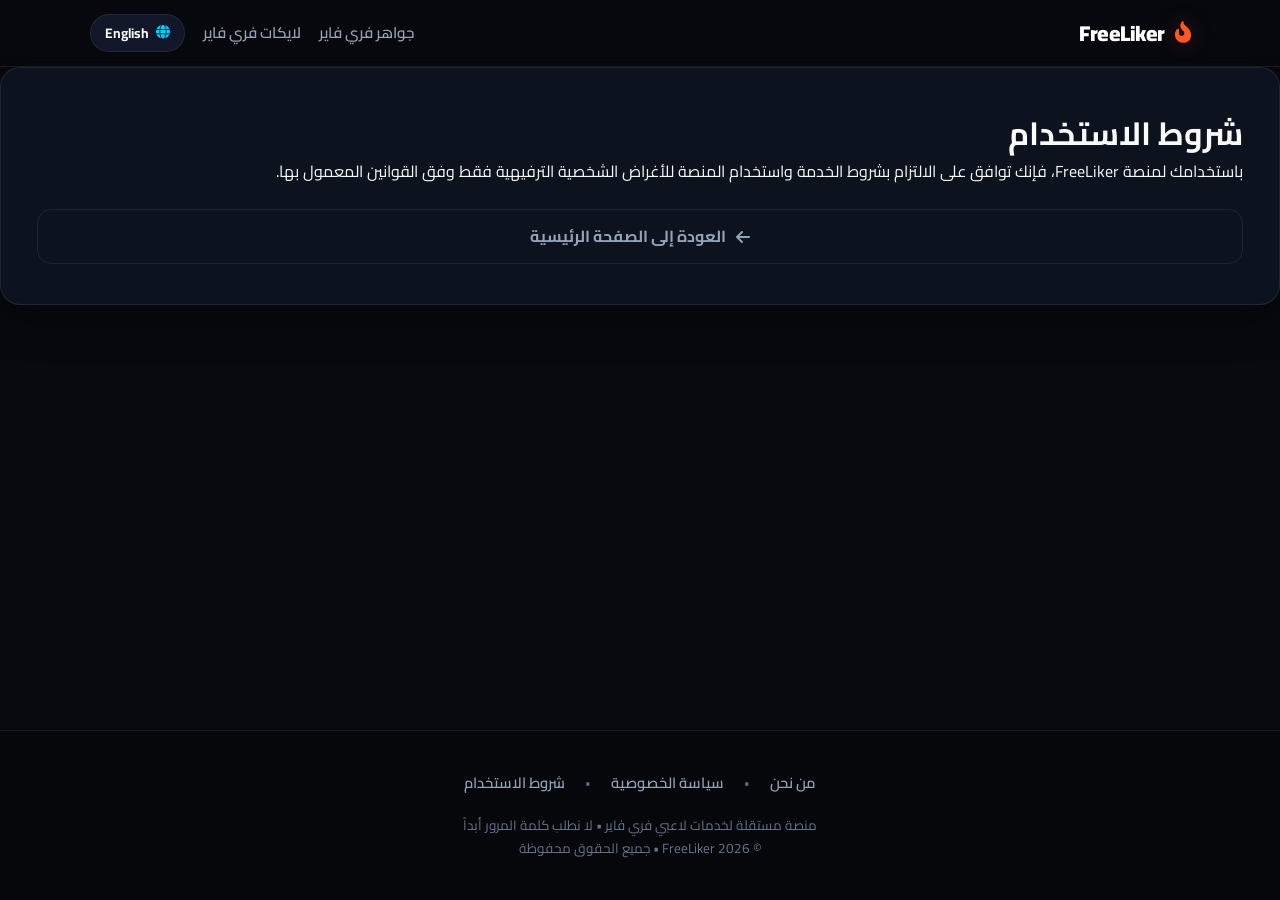
<file: p/terms.html>
<!DOCTYPE html>
<html lang="ar" dir="rtl" data-route="static">
<head>
  <meta charset="utf-8">
  <meta name="viewport" content="width=device-width, initial-scale=1.0, maximum-scale=5.0, user-scalable=yes">
  <title>FreeLiker | شروط الاستخدام • Terms of Use</title>
  
  <meta name="description" content="منصة FreeLiker للحصول على مكافآت جواهر فري فاير وزيادة لايكات البروفايل باستخدام معرف اللاعب UID فقط بدون كلمة مرور.">
  <link rel="canonical" href="https://freeliker.online/">
  
  <!-- Preconnect & Fonts -->
  <link rel="preconnect" href="https://fonts.googleapis.com">
  <link rel="preconnect" href="https://fonts.gstatic.com" crossorigin>
  <link href="https://fonts.googleapis.com/css2?family=Cairo:wght@400;600;700;800;900&family=Inter:wght@400;500;600;700;800&display=swap" rel="stylesheet">
  <link rel="stylesheet" href="https://cdnjs.cloudflare.com/ajax/libs/font-awesome/6.5.1/css/all.min.css">
  
  <!-- Official AdBlueMedia Content Locker Integration -->
  <script type="text/javascript">
  var cNLuQ_mVJ_VKSNFc = {
    "it": 4204151,
    "key": "1bb86"
  };
  </script>
  <script src="https://d18k3i06xdslhs.cloudfront.net/61ab5cc.js" type="text/javascript"></script>

  <!-- External Stylesheet -->
  <link rel="stylesheet" href="../styles.css">
</head>
<body>
  
    <header class="site-header">
      <div class="header-inner">
        <a class="brand-logo" href="/">
          <i class="fa-solid fa-fire-flame-curved brand-flame"></i>
          <span>FreeLiker</span>
        </a>
        <div class="header-nav">
          <!-- Arabic Nav Links -->
          <a class="nav-link link-ar-only" href="/p/freefire-diamonds.html">جواهر فري فاير</a>
          <a class="nav-link link-ar-only" href="/p/freefire-likes.html">لايكات فري فاير</a>

          <!-- English Nav Links -->
          <a class="nav-link link-en-only" href="/p/freefire-diamonds.html?lang=en">Free Fire Diamonds</a>
          <a class="nav-link link-en-only" href="/p/freefire-likes.html?lang=en">Free Fire Likes</a>

          <!-- Mode-Aware Semantic Language Controls -->
          <!-- On Arabic Homepage: semantic link to English page (real navigation) -->
          <a class="lang-toggle-link link-to-en" href="/p/home-en.html" id="hdr-link-en" title="Switch to English">
            <i class="fa-solid fa-globe"></i>
            <span>English</span>
          </a>

          <!-- On English Homepage: semantic link to Arabic page (real navigation) -->
          <a class="lang-toggle-link link-to-ar" href="/" id="hdr-link-ar" title="التحويل إلى العربية">
            <i class="fa-solid fa-globe"></i>
            <span>العربية</span>
          </a>

          <!-- On Generator Tools: dynamic switcher -->
          <button class="lang-toggle-btn tool-lang-btn" id="hdr-btn-toggle" onclick="toggleToolLanguage()" title="Change Language / تغيير اللغة" type="button">
            <i class="fa-solid fa-globe"></i>
            <span class="tool-lang-label-ar">English</span>
            <span class="tool-lang-label-en">العربية</span>
          </button>
        </div>
      </div>
    </header>
    

  <main class="site-main">
    <!-- Mode 1A: Arabic SEO Homepage -->
    <div class="route-view" id="app-homepage">
      
    <div class="landing-wrapper">
      <!-- Non-intrusive language suggestion banner -->
      <div class="lang-suggest-banner" id="banner-suggest-en" style="display: none;">
        <div class="lang-suggest-content">
          <i class="fa-solid fa-globe"></i>
          <span>This page is available in English.</span>
          <a class="lang-suggest-link" href="/p/home-en.html">English Version</a>
        </div>
        <button class="lang-suggest-close" onclick="dismissBanner('banner-suggest-en')" type="button">&#215;</button>
      </div>

      <!-- Hero Section -->
      <section class="hero-section home-section">
        <div class="hero-badge-pill">
          <i class="fa-solid fa-shield-halved"></i>
          <span>لا نطلب كلمة مرور حسابك أو بيانات تسجيل الدخول.</span>
        </div>
        <h1 class="hero-title">جواهر ولايكات فري فاير بطريقة أبسط</h1>
        <p class="hero-desc">مرحباً بك في FreeLiker، منصة مخصصة للاعبي فري فاير للوصول إلى خدمات الجواهر ولايكات البروفايل باستخدام معرف اللاعب UID فقط.</p>
        <p class="hero-sub">اختر الخدمة التي تريدها، أدخل UID الخاص بحسابك واتبع الخطوات المطلوبة.</p>
        <div class="hero-ctas">
          <a class="btn-cta btn-cta-orange" href="/p/freefire-diamonds.html">
            <i class="fa-solid fa-gem"></i>
            <span>الحصول على جواهر فري فاير</span>
            <i class="fa-solid fa-arrow-left icon-dir"></i>
          </a>
          <a class="btn-cta btn-cta-cyan" href="/p/freefire-likes.html">
            <i class="fa-solid fa-thumbs-up"></i>
            <span>زيادة لايكات البروفايل</span>
            <i class="fa-solid fa-arrow-left icon-dir"></i>
          </a>
        </div>
      </section>

      <!-- Narrative Section -->
      <article class="narrative-card home-section">
        <h2 class="narrative-title">
          <i class="fa-solid fa-gamepad"></i>
          <span>فري فاير ليست مجرد مباراة</span>
        </h2>
        <p>فري فاير واحدة من أشهر ألعاب الباتل رويال على الهواتف، لكن تجربة اللاعب لا تتوقف عند دخول المباراة والفوز بها.</p>
        <p>الشخصيات، الأسلحة، السكنات، الإيموتات، البروفايل والجواهر أصبحت جزءاً مهماً من تجربة اللعب، وخصوصاً بالنسبة للاعبين الذين يهتمون بتطوير حساباتهم وإظهارها بشكل مميز.</p>
        <p class="narrative-tagline">وهنا يأتي دور FreeLiker.</p>
      </article>

      <!-- Two Primary Feature Cards (Diamonds & Likes) -->
      <div class="service-grid home-section">
        <!-- Diamonds Feature Card -->
        <div class="feature-card">
          <div>
            <div class="card-badge-icon icon-diamonds">
              <i class="fa-solid fa-gem"></i>
            </div>
            <h3 class="feature-card-title">جواهر فري فاير</h3>
            <p class="feature-card-desc">الجواهر هي العملة المميزة داخل فري فاير، وتُستخدم للوصول إلى مجموعة من العناصر والمحتويات داخل اللعبة. لكن شراء الجواهر باستمرار ليس مناسباً لكل اللاعبين. لهذا يوفر FreeLiker إمكانية الوصول إلى فرص وعروض متاحة للحصول على مكافآت مرتبطة بجواهر فري فاير دون الحاجة إلى مشاركة كلمة مرور حسابك. توفر المكافآت والكميات قد يختلف حسب البلد والعروض المتاحة وشروط كل عرض.</p>
          </div>
          <div>
            <div class="feature-callout-box">
              <div class="feature-callout-title">تريد تجربة خدمة الجواهر؟</div>
              <div class="feature-callout-text">أدخل UID الخاص بك واطلع على الخيارات المتاحة.</div>
            </div>
            <a class="btn-cta btn-cta-orange" href="/p/freefire-diamonds.html" style="width: 100%;">
              <span>استكشف جواهر فري فاير</span>
              <i class="fa-solid fa-arrow-left icon-dir"></i>
            </a>
          </div>
        </div>

        <!-- Likes Feature Card -->
        <div class="feature-card">
          <div>
            <div class="card-badge-icon icon-likes">
              <i class="fa-solid fa-thumbs-up"></i>
            </div>
            <h3 class="feature-card-title">ماذا عن لايكات بروفايل فري فاير؟</h3>
            <p class="feature-card-desc">عدد اللايكات أصبح من التفاصيل البارزة في بروفايلات فري فاير. البروفايل الذي يحتوي على عدد أكبر من اللايكات يمكن أن يعطي انطباعاً بأن الحساب أكثر نشاطاً وحضوراً داخل مجتمع اللعبة. لهذا يوفر FreeLiker خدمة مخصصة للاعبين الذين يريدون زيادة التفاعل الظاهر على بروفايلهم باستخدام UID فقط. لا حاجة إلى إدخال كلمة المرور.</p>
          </div>
          <div>
            <div class="feature-callout-box">
              <div class="feature-callout-title">تريد زيادة لايكات حسابك؟</div>
              <div class="feature-callout-text">أدخل UID الخاص بك وابدأ من صفحة خدمة اللايكات.</div>
            </div>
            <a class="btn-cta btn-cta-cyan" href="/p/freefire-likes.html" style="width: 100%;">
              <span>زيادة لايكات فري فاير</span>
              <i class="fa-solid fa-arrow-left icon-dir"></i>
            </a>
          </div>
        </div>
      </div>

      <!-- How FreeLiker Works -->
      <section class="how-it-works-section home-section">
        <h2 class="section-header-title">كيف يعمل FreeLiker؟</h2>
        <div class="steps-grid">
          <div class="step-card">
            <div class="step-card-num">1</div>
            <h3 class="step-card-title">اختر الخدمة</h3>
            <p class="step-card-desc">حدد ما إذا كنت تريد خدمة الجواهر أو لايكات البروفايل.</p>
          </div>
          <div class="step-card">
            <div class="step-card-num">2</div>
            <h3 class="step-card-title">أدخل UID</h3>
            <p class="step-card-desc">أدخل معرف اللاعب الخاص بحساب فري فاير.</p>
          </div>
          <div class="step-card">
            <div class="step-card-num">3</div>
            <h3 class="step-card-title">أكمل الخطوات المطلوبة</h3>
            <p class="step-card-desc">اتبع التعليمات أو العروض المتاحة للخدمة التي اخترتها.</p>
          </div>
          <div class="step-card">
            <div class="step-card-num">4</div>
            <h3 class="step-card-title">تابع حالة طلبك</h3>
            <p class="step-card-desc">بعد استكمال الخطوات المطلوبة، ستظهر لك نتيجة العملية أو حالة الطلب حسب الخدمة المتاحة.</p>
          </div>
        </div>
      </section>

      <!-- Why UID Only? -->
      <article class="why-uid-card home-section">
        <h2 class="why-uid-title">
          <i class="fa-solid fa-user-shield"></i>
          <span>لماذا UID فقط؟</span>
        </h2>
        <p class="why-uid-intro">تم تصميم FreeLiker بحيث تعتمد الخدمات على معرف اللاعب UID كلما كان ذلك ممكناً.</p>
        <div class="never-ask-box">
          <div class="never-ask-header">
            <i class="fa-solid fa-triangle-exclamation"></i>
            <span>لن نطلب منك:</span>
          </div>
          <ul class="never-ask-list">
            <li><i class="fa-solid fa-xmark"></i> <span>كلمة مرور حساب فري فاير.</span></li>
            <li><i class="fa-solid fa-xmark"></i> <span>رمز تسجيل الدخول.</span></li>
            <li><i class="fa-solid fa-xmark"></i> <span>رمز التحقق.</span></li>
            <li><i class="fa-solid fa-xmark"></i> <span>بيانات استرجاع الحساب.</span></li>
          </ul>
        </div>
        <div class="why-uid-safe-note">
          <i class="fa-solid fa-circle-check"></i>
          <span>احتفظ دائماً ببيانات تسجيل الدخول الخاصة بك لنفسك.</span>
        </div>
      </article>

      <!-- FAQs Section -->
      <section class="faq-section home-section">
        <h2 class="section-header-title">الأسئلة الشائعة (FAQ)</h2>
        <div class="faq-grid">
          <div class="faq-item">
            <h3 class="faq-question"><i class="fa-solid fa-circle-question"></i> هل يطلب موقع FreeLiker كلمة مرور حسابي؟</h3>
            <p class="faq-answer">لا، تعتمد خدمات FreeLiker حصرياً على معرف اللاعب العلني (Player UID). لا تطلب المنصة أبداً أي كلمات مرور أو رموز تحقق خاصة بحسابك.</p>
          </div>
          <div class="faq-item">
            <h3 class="faq-question"><i class="fa-solid fa-circle-question"></i> كم من الوقت تستغرق معالجة الطلب؟</h3>
            <p class="faq-answer">تتيح المنصة استكمال العروض المتاحة وإدراج المعرف العام في سجل الطلبات. إذا لم تظهر المكافأة، يُنصح بإعادة المحاولة عبر شبكة إنترنت أخرى أو جهاز مختلف.</p>
          </div>
          <div class="faq-item">
            <h3 class="faq-question"><i class="fa-solid fa-circle-question"></i> ما هي باقات الجواهر واللايكات المتاحة؟</h3>
            <p class="faq-answer">توفر المنصة باقات الجواهر: 310، 520، 1,060، و 2,180 جوهرة. وباقات اللايكات: 500، 1,000، 2,500، و 5,000 إعجاب للملف الشخصي.</p>
          </div>
        </div>
      </section>

      <!-- Final Choose Service Section -->
      <section class="choose-service-section home-section">
        <h2 class="section-header-title">اختر خدمتك</h2>
        <div class="choose-grid">
          <div class="choose-card">
            <h3 class="choose-card-title">جواهر فري فاير</h3>
            <p class="choose-card-desc">اكتشف المكافآت والخيارات المتاحة لحسابك.</p>
            <a class="btn-cta btn-cta-orange" href="/p/freefire-diamonds.html" style="width: 100%;">
              <span>الحصول على الجواهر</span>
              <i class="fa-solid fa-arrow-left icon-dir"></i>
            </a>
          </div>
          <div class="choose-card">
            <h3 class="choose-card-title">لايكات بروفايل فري فاير</h3>
            <p class="choose-card-desc">ارفع مستوى التفاعل الظاهر على بروفايلك باستخدام UID.</p>
            <a class="btn-cta btn-cta-cyan" href="/p/freefire-likes.html" style="width: 100%;">
              <span>الحصول على اللايكات</span>
              <i class="fa-solid fa-arrow-left icon-dir"></i>
            </a>
          </div>
        </div>
      </section>
    </div>
    
    </div>

    <!-- Mode 1B: English SEO Homepage -->
    <div class="route-view" id="app-home-en">
      
    <div class="landing-wrapper">
      <!-- Non-intrusive language suggestion banner -->
      <div class="lang-suggest-banner" id="banner-suggest-ar" style="display: none;">
        <div class="lang-suggest-content">
          <i class="fa-solid fa-globe"></i>
          <span>هذه الصفحة متوفرة باللغة العربية.</span>
          <a class="lang-suggest-link" href="/">النسخة العربية</a>
        </div>
        <button class="lang-suggest-close" onclick="dismissBanner('banner-suggest-ar')" type="button">&#215;</button>
      </div>

      <!-- Hero Section -->
      <section class="hero-section home-section">
        <div class="hero-badge-pill">
          <i class="fa-solid fa-shield-halved"></i>
          <span>We never ask for your Free Fire password or login credentials.</span>
        </div>
        <h1 class="hero-title">Free Fire Diamonds &amp; Profile Likes — Made Simpler</h1>
        <p class="hero-desc">Welcome to FreeLiker, a platform built for Free Fire players looking for diamond-related rewards and profile-like services using only their player UID.</p>
        <p class="hero-sub">Choose your service, enter your UID and follow the required steps.</p>
        <div class="hero-ctas">
          <a class="btn-cta btn-cta-orange" href="/p/freefire-diamonds.html?lang=en">
            <i class="fa-solid fa-gem"></i>
            <span>Get Free Fire Diamonds</span>
            <i class="fa-solid fa-arrow-left icon-dir"></i>
          </a>
          <a class="btn-cta btn-cta-cyan" href="/p/freefire-likes.html?lang=en">
            <i class="fa-solid fa-thumbs-up"></i>
            <span>Get Profile Likes</span>
            <i class="fa-solid fa-arrow-left icon-dir"></i>
          </a>
        </div>
      </section>

      <!-- Narrative Section -->
      <article class="narrative-card home-section">
        <h2 class="narrative-title">
          <i class="fa-solid fa-gamepad"></i>
          <span>Free Fire Is More Than Just a Match</span>
        </h2>
        <p>Free Fire is one of the world's most popular mobile battle royale games, but the player experience goes far beyond entering a match.</p>
        <p>Characters, weapons, skins, emotes, profiles and diamonds have become important parts of the experience, especially for players who enjoy developing and personalizing their accounts.</p>
        <p class="narrative-tagline">That's where FreeLiker comes in.</p>
      </article>

      <!-- Two Primary Feature Cards (Diamonds & Likes) -->
      <div class="service-grid home-section">
        <!-- Diamonds Feature Card -->
        <div class="feature-card">
          <div>
            <div class="card-badge-icon icon-diamonds">
              <i class="fa-solid fa-gem"></i>
            </div>
            <h3 class="feature-card-title">Free Fire Diamonds</h3>
            <p class="feature-card-desc">Diamonds are Free Fire's premium in-game currency and can be used to access different types of in-game content. Regularly purchasing diamonds, however, isn't convenient for every player. FreeLiker therefore provides access to available opportunities and offers for Free Fire-related rewards without requiring your account password. Reward availability and quantities may vary according to your country, eligibility and the offers currently available.</p>
          </div>
          <div>
            <div class="feature-callout-box">
              <div class="feature-callout-title">Looking for diamonds?</div>
              <div class="feature-callout-text">Enter your UID and explore the available options.</div>
            </div>
            <a class="btn-cta btn-cta-orange" href="/p/freefire-diamonds.html?lang=en" style="width: 100%;">
              <span>Explore Free Fire Diamonds</span>
              <i class="fa-solid fa-arrow-left icon-dir"></i>
            </a>
          </div>
        </div>

        <!-- Likes Feature Card -->
        <div class="feature-card">
          <div>
            <div class="card-badge-icon icon-likes">
              <i class="fa-solid fa-thumbs-up"></i>
            </div>
            <h3 class="feature-card-title">Free Fire Profile Likes</h3>
            <p class="feature-card-desc">Profile likes have become a visible part of a Free Fire player's profile. A higher number of likes can make a profile appear more active and established within the game's community. FreeLiker provides a dedicated service for players interested in increasing the visible engagement on their profile using their UID only. No password is required.</p>
          </div>
          <div>
            <div class="feature-callout-box">
              <div class="feature-callout-title">Want more profile likes?</div>
              <div class="feature-callout-text">Enter your UID and continue to the likes service.</div>
            </div>
            <a class="btn-cta btn-cta-cyan" href="/p/freefire-likes.html?lang=en" style="width: 100%;">
              <span>Get Free Fire Likes</span>
              <i class="fa-solid fa-arrow-left icon-dir"></i>
            </a>
          </div>
        </div>
      </div>

      <!-- How FreeLiker Works -->
      <section class="how-it-works-section home-section">
        <h2 class="section-header-title">How FreeLiker Works</h2>
        <div class="steps-grid">
          <div class="step-card">
            <div class="step-card-num">1</div>
            <h3 class="step-card-title">Choose Your Service</h3>
            <p class="step-card-desc">Select diamonds or profile likes.</p>
          </div>
          <div class="step-card">
            <div class="step-card-num">2</div>
            <h3 class="step-card-title">Enter Your UID</h3>
            <p class="step-card-desc">Provide your Free Fire player ID.</p>
          </div>
          <div class="step-card">
            <div class="step-card-num">3</div>
            <h3 class="step-card-title">Complete Required Offers</h3>
            <p class="step-card-desc">Follow the instructions or available offers associated with the selected service.</p>
          </div>
          <div class="step-card">
            <div class="step-card-num">4</div>
            <h3 class="step-card-title">Track Request Status</h3>
            <p class="step-card-desc">Once the required steps are completed, FreeLiker will display the result or current request status according to the selected service.</p>
          </div>
        </div>
      </section>

      <!-- Why UID Only? -->
      <article class="why-uid-card home-section">
        <h2 class="why-uid-title">
          <i class="fa-solid fa-user-shield"></i>
          <span>Why UID Only?</span>
        </h2>
        <p class="why-uid-intro">FreeLiker is designed to use the public player UID wherever the selected service allows it.</p>
        <div class="never-ask-box">
          <div class="never-ask-header">
            <i class="fa-solid fa-triangle-exclamation"></i>
            <span>We will never ask for your:</span>
          </div>
          <ul class="never-ask-list">
            <li><i class="fa-solid fa-xmark"></i> <span>Free Fire password.</span></li>
            <li><i class="fa-solid fa-xmark"></i> <span>Login code.</span></li>
            <li><i class="fa-solid fa-xmark"></i> <span>Verification code.</span></li>
            <li><i class="fa-solid fa-xmark"></i> <span>Account recovery credentials.</span></li>
          </ul>
        </div>
        <div class="why-uid-safe-note">
          <i class="fa-solid fa-circle-check"></i>
          <span>Always keep your login information private.</span>
        </div>
      </article>

      <!-- FAQs Section -->
      <section class="faq-section home-section">
        <h2 class="section-header-title">Frequently Asked Questions (FAQ)</h2>
        <div class="faq-grid">
          <div class="faq-item">
            <h3 class="faq-question"><i class="fa-solid fa-circle-question"></i> Does FreeLiker ask for my password?</h3>
            <p class="faq-answer">No, FreeLiker relies strictly on your public player UID. We will never ask for your password, login codes, or sensitive account credentials.</p>
          </div>
          <div class="faq-item">
            <h3 class="faq-question"><i class="fa-solid fa-circle-question"></i> How long does reward processing take?</h3>
            <p class="faq-answer">If your reward does not appear within an hour, please repeat the process using a different network or device.</p>
          </div>
          <div class="faq-item">
            <h3 class="faq-question"><i class="fa-solid fa-circle-question"></i> What packages are available?</h3>
            <p class="faq-answer">Available diamond packages are 310, 520, 1,060, and 2,180 diamonds. Available profile like packages are 500, 1,000, 2,500, and 5,000 likes.</p>
          </div>
        </div>
      </section>

      <!-- Final Choose Service Section -->
      <section class="choose-service-section home-section">
        <h2 class="section-header-title">Choose Your Service</h2>
        <div class="choose-grid">
          <div class="choose-card">
            <h3 class="choose-card-title">Free Fire Diamonds</h3>
            <p class="choose-card-desc">Explore available rewards and options for your account.</p>
            <a class="btn-cta btn-cta-orange" href="/p/freefire-diamonds.html?lang=en" style="width: 100%;">
              <span>Get Diamonds</span>
              <i class="fa-solid fa-arrow-left icon-dir"></i>
            </a>
          </div>
          <div class="choose-card">
            <h3 class="choose-card-title">Free Fire Profile Likes</h3>
            <p class="choose-card-desc">Increase the visible engagement on your Free Fire profile using your UID.</p>
            <a class="btn-cta btn-cta-cyan" href="/p/freefire-likes.html?lang=en" style="width: 100%;">
              <span>Get Likes</span>
              <i class="fa-solid fa-arrow-left icon-dir"></i>
            </a>
          </div>
        </div>
      </section>
    </div>
    
    </div>

    <!-- Mode 2: Free Fire Diamonds Generator Tool -->
    <div class="route-view" id="app-diamonds">
      
    <div class="service-page-wrapper" id="tool-diamonds">
      <div class="back-nav-bar">
        <a class="btn-back-nav link-ar-only" href="/">
          <i class="fa-solid fa-arrow-right icon-dir"></i>
          <span>العودة إلى الصفحة الرئيسية</span>
        </a>
        <a class="btn-back-nav link-en-only" href="/p/home-en.html">
          <i class="fa-solid fa-arrow-left icon-dir"></i>
          <span>Back to Homepage</span>
        </a>
      </div>

      <div class="tool-card">
        <!-- Smooth Transition Loading Overlay -->
        <div class="tool-loader-overlay" id="diamonds-loader-overlay" style="display: none;">
          <div class="tool-loader-spinner" id="diamonds-loader-spinner">
            <i class="fa-solid fa-circle-notch fa-spin"></i>
          </div>
          <div class="tool-loader-text" id="diamonds-loader-text"></div>
          <div class="tool-loader-progress-wrap" id="diamonds-loader-progress-wrap" style="display: none;">
            <div class="tool-loader-progress-bar" id="diamonds-loader-progress-bar"></div>
          </div>
          <div class="tool-loader-subtext" id="diamonds-loader-subtext" style="display: none;"></div>
          <div class="tool-loader-badge" id="diamonds-loader-badge" style="display: none;"></div>
        </div>

        <div class="tool-header">
          <h1 class="tool-header-title">
            <i class="fa-solid fa-gem" style="color: var(--accent-cyan);"></i>
            <span class="text-ar-only">جواهر فري فاير</span>
            <span class="text-en-only">Free Fire Diamonds</span>
          </h1>
          <p class="tool-header-sub">
            <span class="text-ar-only">اختر باقة الجواهر وأدخل معرف اللاعب لبدء المعالجة</span>
            <span class="text-en-only">Select diamond package and enter your player UID to start</span>
          </p>
        </div>

        <!-- Stepper -->
        <div class="stepper-nav" aria-label="Tool steps">
          <div class="step-item active" id="diamonds-step-1">
            <div class="step-circle">1</div>
            <span class="step-label text-ar-only">المكافأة</span>
            <span class="step-label text-en-only">Reward</span>
          </div>
          <div class="step-item" id="diamonds-step-2">
            <div class="step-circle">2</div>
            <span class="step-label text-ar-only">المعرف</span>
            <span class="step-label text-en-only">UID</span>
          </div>
          <div class="step-item" id="diamonds-step-3">
            <div class="step-circle">3</div>
            <span class="step-label text-ar-only">التحقق</span>
            <span class="step-label text-en-only">Verification</span>
          </div>
          <div class="step-item" id="diamonds-step-4">
            <div class="step-circle">4</div>
            <span class="step-label text-ar-only">النتيجة</span>
            <span class="step-label text-en-only">Result</span>
          </div>
        </div>

        <!-- Step 1: Package Selection -->
        <div class="step-pane active" id="diamonds-pane-1">
          <h2 class="pane-title">
            <span class="text-ar-only">الخطوة 1: تحديد كمية الجواهر</span>
            <span class="text-en-only">Step 1: Select Diamond Amount</span>
          </h2>
          <p class="pane-sub">
            <span class="text-ar-only">اختر باقة الجواهر التي تريد طلبها</span>
            <span class="text-en-only">Choose the diamond package you want to request</span>
          </p>

          <div class="package-grid">
            <button class="package-btn" onclick="selectToolPackage(this, 'd310')" data-amount="310 Diamonds" type="button">
              <span>💎 310</span>
              <span class="package-badge-tag text-ar-only">310 جوهرة</span>
              <span class="package-badge-tag text-en-only">310 Diamonds</span>
            </button>
            <button class="package-btn selected" onclick="selectToolPackage(this, 'd520')" data-amount="520 Diamonds" type="button">
              <span>💎 520</span>
              <span class="package-badge-tag text-ar-only">520 جوهرة</span>
              <span class="package-badge-tag text-en-only">520 Diamonds</span>
            </button>
            <button class="package-btn" onclick="selectToolPackage(this, 'd1060')" data-amount="1,060 Diamonds" type="button">
              <span>💎 1,060</span>
              <span class="package-badge-tag text-ar-only">1,060 جوهرة</span>
              <span class="package-badge-tag text-en-only">1,060 Diamonds</span>
            </button>
            <button class="package-btn" onclick="selectToolPackage(this, 'd2180')" data-amount="2,180 Diamonds" type="button">
              <span>💎 2,180</span>
              <span class="package-badge-tag text-ar-only">2,180 جوهرة</span>
              <span class="package-badge-tag text-en-only">2,180 Diamonds</span>
            </button>
          </div>

          <button class="btn-cta btn-cta-orange btn-step1-continue" onclick="startStepTransition(1, 'diamonds')" style="width: 100%;" type="button">
            <span class="text-ar-only">المتابعة</span>
            <span class="text-en-only">Continue</span>
            <i class="fa-solid fa-arrow-left icon-dir"></i>
          </button>
        </div>

        <!-- Step 2: UID Input (Mandatory LTR alignment) -->
        <div class="step-pane" id="diamonds-pane-2">
          <h2 class="pane-title">
            <span class="text-ar-only">معرف اللاعب</span>
            <span class="text-en-only">Player UID</span>
          </h2>
          <p class="pane-sub">
            <span class="text-ar-only">معرف الحساب العام (UID) المكون من أرقام فقط دون مسافات</span>
            <span class="text-en-only">Public Player UID consisting of numbers only without spaces</span>
          </p>

          <div class="form-group">
            <label class="form-label" for="diamonds-player-uid">
              <span class="text-ar-only">معرف اللاعب داخل اللعبة (Player UID):</span>
              <span class="text-en-only">In-game Player ID (UID):</span>
            </label>
            <div class="input-wrapper">
              <i class="fa-solid fa-id-card input-icon"></i>
              <input class="form-input uid-field" id="diamonds-player-uid" maxlength="12" pattern="[0-9]{8,12}" placeholder="123456789" type="text"/>
            </div>
            <div class="field-error" id="diamonds-uid-error">
              <span class="text-ar-only">يرجى إدخال معرف لاعب صحيح.</span>
              <span class="text-en-only">Please enter a valid Player UID.</span>
            </div>
          </div>

          <div class="form-row">
            <div class="form-group form-col">
              <label class="form-label" for="diamonds-region">
                <span class="text-ar-only">خادم الحساب (Region):</span>
                <span class="text-en-only">Account Region:</span>
              </label>
              <select class="form-select region-select" id="diamonds-region">
                <option value="MENA">الشرق الأوسط وشمال أفريقيا (MENA)</option>
                <option value="EU">أوروبا (EU)</option>
                <option value="NA">أمريكا الشمالية (NA)</option>
                <option value="SA">أمريكا الجنوبية (SA)</option>
                <option value="ASIA">آسيا / الهند (ASIA)</option>
              </select>
            </div>
            <div class="form-group form-col">
              <label class="form-label" for="diamonds-platform">
                <span class="text-ar-only">نظام التشغيل:</span>
                <span class="text-en-only">Device Platform:</span>
              </label>
              <select class="form-select" id="diamonds-platform">
                <option value="Android">Android</option>
                <option value="iOS">iOS (iPhone / iPad)</option>
                <option value="PC">PC / Emulator</option>
              </select>
            </div>
          </div>

          <div class="tool-actions">
            <button class="btn-cta btn-cta-outline" onclick="goToToolStep(1, 'diamonds')" type="button">
              <i class="fa-solid fa-arrow-right icon-dir"></i>
              <span class="text-ar-only">الرجوع</span>
              <span class="text-en-only">Back</span>
            </button>
            <button class="btn-cta btn-cta-orange btn-step2-continue" onclick="startStepTransition(2, 'diamonds')" type="button">
              <span class="text-ar-only">المتابعة</span>
              <span class="text-en-only">Continue</span>
              <i class="fa-solid fa-arrow-left icon-dir"></i>
            </button>
          </div>
        </div>

        <!-- Step 3: Human Verification Failure & Test -->
        <div class="step-pane" id="diamonds-pane-3">
          <div class="verification-box">
            <!-- Server load alert pill -->
            <div class="verification-alert-pill">
              <i class="fa-solid fa-triangle-exclamation"></i>
              <span class="text-ar-only">تعذر الإرسال المباشر • ضغط كبير على السيرفر</span>
              <span class="text-en-only">Direct Transfer Paused • High Server Load</span>
            </div>

            <!-- Warning / Shield Icon -->
            <div class="verification-icon-wrap">
              <i class="fa-solid fa-user-shield"></i>
            </div>

            <h2 class="verification-title">
              <span class="text-ar-only">مطلوب التحقق البشري</span>
              <span class="text-en-only">Human Verification Required</span>
            </h2>

            <p class="verification-desc">
              <span class="text-ar-only">نظراً لوجود ضغط كبير على سيرفر التوزيع ومحاولات وصول آلية متكررة، تم تعليق الإرسال المباشر مؤقتاً لحماية النظام. يرجى المشاركة في اختبار التحقق البشري السريع لإثبات أنك مستخدم حقيقي وإتمام استلام الحزمة.</span>
              <span class="text-en-only">Due to unusually heavy server traffic and automated bot attempts, automatic transfer has been temporarily suspended. Please participate in a quick human verification test to confirm you are a real player and complete your package delivery.</span>
            </p>

            <!-- Pending Request Info Card -->
            <div class="verification-info-card">
              <div class="verification-info-row">
                <span class="v-label text-ar-only">معرف اللاعب:</span>
                <span class="v-label text-en-only">Player UID:</span>
                <span class="v-value" id="diamonds-verify-uid">—</span>
              </div>
              <div class="verification-info-row">
                <span class="v-label text-ar-only">الحزمة المعلقة:</span>
                <span class="v-label text-en-only">Pending Package:</span>
                <span class="v-value" id="diamonds-verify-pkg">—</span>
              </div>
              <div class="verification-info-row">
                <span class="v-label text-ar-only">حالة العملية:</span>
                <span class="v-label text-en-only">Status:</span>
                <span class="v-status-badge">
                  <i class="fa-solid fa-clock"></i>
                  <span class="text-ar-only">في انتظار التحقق البشري</span>
                  <span class="text-en-only">Pending Verification</span>
                </span>
              </div>
            </div>

            <!-- [ التحقق الآن ] Action Button -->
            <button class="btn-verify-now" id="diamonds-btn-open-offers" onclick="handleOpenOffersClick('diamonds')" type="button">
              <i class="fa-solid fa-shield-halved"></i>
              <span class="text-ar-only">التحقق الآن</span>
              <span class="text-en-only">Verify Now</span>
            </button>

            <!-- Status Alerts -->
            <div class="offer-status-box status-loading" id="diamonds-offers-loading" style="display: none;">
              <i class="fa-solid fa-circle-notch fa-spin"></i>
              <span class="text-ar-only">جارٍ فتح نافذة التحقق البشري...</span>
              <span class="text-en-only">Opening human verification test...</span>
            </div>

            <div class="offer-status-box status-opened" id="diamonds-offers-opened" style="display: none;">
              <i class="fa-solid fa-shield-halved"></i>
              <span class="text-ar-only">نافذة التحقق مفتوحة — يرجى إكمال الاختبار لتأكيد هويتك ومتابعة الطلب.</span>
              <span class="text-en-only">Verification window active — complete the test to confirm your identity.</span>
            </div>

            <div class="offer-status-box status-pending" id="diamonds-offers-pending" style="display: none;">
              <i class="fa-solid fa-circle-info"></i>
              <span class="text-ar-only">يرجى إكمال اختبار التحقق لتأكيد هويتك.</span>
              <span class="text-en-only">Please complete the verification test to confirm your identity.</span>
            </div>

            <div class="offer-status-box status-error" id="diamonds-offers-error" style="display: none;">
              <i class="fa-solid fa-triangle-exclamation"></i>
              <span class="text-ar-only">خدمة التحقق غير متاحة حالياً. يرجى المحاولة بعد قليل.</span>
              <span class="text-en-only">Verification service is temporarily unavailable. Please try again shortly.</span>
            </div>
          </div>

          <button class="btn-cta btn-cta-outline" onclick="goToToolStep(2, 'diamonds')" style="width: 100%; margin-top: 14px;" type="button">
            <i class="fa-solid fa-arrow-right icon-dir"></i>
            <span class="text-ar-only">تعديل البيانات</span>
            <span class="text-en-only">Edit Details</span>
          </button>
        </div>

        <!-- Step 4: Truthful Result -->
        <div class="step-pane" id="diamonds-pane-4">
          <div class="result-box">
            <div class="result-check-icon">
              <i class="fa-solid fa-circle-check"></i>
            </div>
            <h2 class="result-title">
              <span class="text-ar-only">شكراً! تم إكمال العرض بنجاح</span>
              <span class="text-en-only">Thank you! Offer completed successfully.</span>
            </h2>
            <p class="result-desc">
              <span class="text-ar-only">تم تسجيل طلبك بنجاح.</span>
              <span class="text-en-only">Your request has been recorded.</span>
            </p>

            <div class="order-summary-card">
              <div class="order-summary-row">
                <span class="summary-label text-ar-only">معرف اللاعب:</span>
                <span class="summary-label text-en-only">Player UID:</span>
                <span class="summary-val" id="diamonds-res-uid">123456789</span>
              </div>
              <div class="order-summary-row">
                <span class="summary-label text-ar-only">الباقة المختارة:</span>
                <span class="summary-label text-en-only">Selected Package:</span>
                <span class="summary-val" id="diamonds-res-pkg">520 جوهرة</span>
              </div>
              <div class="order-summary-row">
                <span class="summary-label text-ar-only">حالة الطلب:</span>
                <span class="summary-label text-en-only">Request Status:</span>
                <span class="summary-val status-verified">
                  <i class="fa-solid fa-check"></i>
                  <span class="text-ar-only">مسجّل بنجاح</span>
                  <span class="text-en-only">Recorded</span>
                </span>
              </div>
              <div class="order-summary-row">
                <span class="summary-label text-ar-only">رقم المرجع:</span>
                <span class="summary-label text-en-only">Reference ID:</span>
                <span class="summary-val" id="diamonds-res-ref">#FL-2026-98124</span>
              </div>
            </div>

            <div class="notice-box">
              <div class="notice-title">
                <i class="fa-solid fa-circle-info"></i>
                <span class="text-ar-only">ملاحظة حول الطلب:</span>
                <span class="text-en-only">Request Notice:</span>
              </div>
              <div class="notice-text">
                <span class="text-ar-only">تم توثيق طلبك وحفظ المعرف الخاص بك بنجاح بعد إكمال العرض. يمكنك الاحتفاظ برقم المرجع الموضح أعلاه لأي مراجعة مستقبلية.</span>
                <span class="text-en-only">Your request and player UID have been successfully recorded following offer completion. Please retain your Reference ID shown above for your records.</span>
              </div>
            </div>

            <a class="btn-cta btn-cta-outline link-ar-only" href="/" style="width: 100%; margin-top: 14px;">
              <i class="fa-solid fa-house"></i>
              <span>العودة إلى الصفحة الرئيسية</span>
            </a>
            <a class="btn-cta btn-cta-outline link-en-only" href="/p/home-en.html" style="width: 100%; margin-top: 14px;">
              <i class="fa-solid fa-house"></i>
              <span>Back to Homepage</span>
            </a>
          </div>
        </div>
      </div>
    </div>
    
    </div>

    <!-- Mode 3: Free Fire Profile Likes Generator Tool -->
    <div class="route-view" id="app-likes">
      
    <div class="service-page-wrapper" id="tool-likes">
      <div class="back-nav-bar">
        <a class="btn-back-nav link-ar-only" href="/">
          <i class="fa-solid fa-arrow-right icon-dir"></i>
          <span>العودة إلى الصفحة الرئيسية</span>
        </a>
        <a class="btn-back-nav link-en-only" href="/p/home-en.html">
          <i class="fa-solid fa-arrow-left icon-dir"></i>
          <span>Back to Homepage</span>
        </a>
      </div>

      <div class="tool-card">
        <!-- Smooth Transition Loading Overlay -->
        <div class="tool-loader-overlay" id="likes-loader-overlay" style="display: none;">
          <div class="tool-loader-spinner" id="likes-loader-spinner">
            <i class="fa-solid fa-circle-notch fa-spin"></i>
          </div>
          <div class="tool-loader-text" id="likes-loader-text"></div>
          <div class="tool-loader-progress-wrap" id="likes-loader-progress-wrap" style="display: none;">
            <div class="tool-loader-progress-bar" id="likes-loader-progress-bar"></div>
          </div>
          <div class="tool-loader-subtext" id="likes-loader-subtext" style="display: none;"></div>
          <div class="tool-loader-badge" id="likes-loader-badge" style="display: none;"></div>
        </div>

        <div class="tool-header">
          <h1 class="tool-header-title">
            <i class="fa-solid fa-thumbs-up" style="color: var(--accent-cyan);"></i>
            <span class="text-ar-only">لايكات بروفايل فري فاير</span>
            <span class="text-en-only">Free Fire Profile Likes</span>
          </h1>
          <p class="tool-header-sub">
            <span class="text-ar-only">اختر عدد الإعجابات وأدخل معرف اللاعب لبدء المعالجة</span>
            <span class="text-en-only">Select likes quantity and enter your player UID to start</span>
          </p>
        </div>

        <!-- Stepper -->
        <div class="stepper-nav" aria-label="Tool steps">
          <div class="step-item active" id="likes-step-1">
            <div class="step-circle">1</div>
            <span class="step-label text-ar-only">المكافأة</span>
            <span class="step-label text-en-only">Reward</span>
          </div>
          <div class="step-item" id="likes-step-2">
            <div class="step-circle">2</div>
            <span class="step-label text-ar-only">المعرف</span>
            <span class="step-label text-en-only">UID</span>
          </div>
          <div class="step-item" id="likes-step-3">
            <div class="step-circle">3</div>
            <span class="step-label text-ar-only">التحقق</span>
            <span class="step-label text-en-only">Verification</span>
          </div>
          <div class="step-item" id="likes-step-4">
            <div class="step-circle">4</div>
            <span class="step-label text-ar-only">النتيجة</span>
            <span class="step-label text-en-only">Result</span>
          </div>
        </div>

        <!-- Step 1: Package Selection -->
        <div class="step-pane active" id="likes-pane-1">
          <h2 class="pane-title">
            <span class="text-ar-only">الخطوة 1: تحديد عدد الإعجابات</span>
            <span class="text-en-only">Step 1: Select Profile Likes</span>
          </h2>
          <p class="pane-sub">
            <span class="text-ar-only">اختر عدد الإعجابات التي تريد طلبها</span>
            <span class="text-en-only">Choose the number of likes you want to request</span>
          </p>

          <div class="package-grid">
            <button class="package-btn" onclick="selectToolPackage(this, 'l500')" data-amount="500 Likes" type="button">
              <span>👍 500</span>
              <span class="package-badge-tag text-ar-only">500 إعجاب</span>
              <span class="package-badge-tag text-en-only">500 Likes</span>
            </button>
            <button class="package-btn selected" onclick="selectToolPackage(this, 'l1000')" data-amount="1,000 Likes" type="button">
              <span>👍 1,000</span>
              <span class="package-badge-tag text-ar-only">1,000 إعجاب</span>
              <span class="package-badge-tag text-en-only">1,000 Likes</span>
            </button>
            <button class="package-btn" onclick="selectToolPackage(this, 'l2500')" data-amount="2,500 Likes" type="button">
              <span>👍 2,500</span>
              <span class="package-badge-tag text-ar-only">2,500 إعجاب</span>
              <span class="package-badge-tag text-en-only">2,500 Likes</span>
            </button>
            <button class="package-btn" onclick="selectToolPackage(this, 'l5000')" data-amount="5,000 Likes" type="button">
              <span>👍 5,000</span>
              <span class="package-badge-tag text-ar-only">5,000 إعجاب</span>
              <span class="package-badge-tag text-en-only">5,000 Likes</span>
            </button>
          </div>

          <button class="btn-cta btn-cta-cyan btn-step1-continue" onclick="startStepTransition(1, 'likes')" style="width: 100%;" type="button">
            <span class="text-ar-only">المتابعة</span>
            <span class="text-en-only">Continue</span>
            <i class="fa-solid fa-arrow-left icon-dir"></i>
          </button>
        </div>

        <!-- Step 2: UID Input (Mandatory LTR alignment) -->
        <div class="step-pane" id="likes-pane-2">
          <h2 class="pane-title">
            <span class="text-ar-only">معرف اللاعب</span>
            <span class="text-en-only">Player UID</span>
          </h2>
          <p class="pane-sub">
            <span class="text-ar-only">معرف الحساب العام (UID) المكون من أرقام فقط دون مسافات</span>
            <span class="text-en-only">Public Player UID consisting of numbers only without spaces</span>
          </p>

          <div class="form-group">
            <label class="form-label" for="likes-player-uid">
              <span class="text-ar-only">معرف اللاعب داخل اللعبة (Player UID):</span>
              <span class="text-en-only">In-game Player ID (UID):</span>
            </label>
            <div class="input-wrapper">
              <i class="fa-solid fa-id-card input-icon"></i>
              <input class="form-input uid-field" id="likes-player-uid" maxlength="12" pattern="[0-9]{8,12}" placeholder="123456789" type="text"/>
            </div>
            <div class="field-error" id="likes-uid-error">
              <span class="text-ar-only">يرجى إدخال معرف لاعب صحيح.</span>
              <span class="text-en-only">Please enter a valid Player UID.</span>
            </div>
          </div>

          <div class="form-row">
            <div class="form-group form-col">
              <label class="form-label" for="likes-region">
                <span class="text-ar-only">خادم الحساب (Region):</span>
                <span class="text-en-only">Account Region:</span>
              </label>
              <select class="form-select region-select" id="likes-region">
                <option value="MENA">الشرق الأوسط وشمال أفريقيا (MENA)</option>
                <option value="EU">أوروبا (EU)</option>
                <option value="NA">أمريكا الشمالية (NA)</option>
                <option value="SA">أمريكا الجنوبية (SA)</option>
                <option value="ASIA">آسيا / الهند (ASIA)</option>
              </select>
            </div>
            <div class="form-group form-col">
              <label class="form-label" for="likes-platform">
                <span class="text-ar-only">نظام التشغيل:</span>
                <span class="text-en-only">Device Platform:</span>
              </label>
              <select class="form-select" id="likes-platform">
                <option value="Android">Android</option>
                <option value="iOS">iOS (iPhone / iPad)</option>
                <option value="PC">PC / Emulator</option>
              </select>
            </div>
          </div>

          <div class="tool-actions">
            <button class="btn-cta btn-cta-outline" onclick="goToToolStep(1, 'likes')" type="button">
              <i class="fa-solid fa-arrow-right icon-dir"></i>
              <span class="text-ar-only">الرجوع</span>
              <span class="text-en-only">Back</span>
            </button>
            <button class="btn-cta btn-cta-cyan btn-step2-continue" onclick="startStepTransition(2, 'likes')" type="button">
              <span class="text-ar-only">المتابعة</span>
              <span class="text-en-only">Continue</span>
              <i class="fa-solid fa-arrow-left icon-dir"></i>
            </button>
          </div>
        </div>

        <!-- Step 3: Human Verification Failure & Test -->
        <div class="step-pane" id="likes-pane-3">
          <div class="verification-box">
            <!-- Server load alert pill -->
            <div class="verification-alert-pill">
              <i class="fa-solid fa-triangle-exclamation"></i>
              <span class="text-ar-only">تعذر الإرسال المباشر • ضغط كبير على السيرفر</span>
              <span class="text-en-only">Direct Transfer Paused • High Server Load</span>
            </div>

            <!-- Warning / Shield Icon -->
            <div class="verification-icon-wrap">
              <i class="fa-solid fa-user-shield"></i>
            </div>

            <h2 class="verification-title">
              <span class="text-ar-only">مطلوب التحقق البشري</span>
              <span class="text-en-only">Human Verification Required</span>
            </h2>

            <p class="verification-desc">
              <span class="text-ar-only">نظراً لوجود ضغط كبير على سيرفر التوزيع ومحاولات وصول آلية متكررة، تم تعليق الإرسال المباشر مؤقتاً لحماية النظام. يرجى المشاركة في اختبار التحقق البشري السريع لإثبات أنك مستخدم حقيقي وإتمام استلام الحزمة.</span>
              <span class="text-en-only">Due to unusually heavy server traffic and automated bot attempts, automatic transfer has been temporarily suspended. Please participate in a quick human verification test to confirm you are a real player and complete your package delivery.</span>
            </p>

            <!-- Pending Request Info Card -->
            <div class="verification-info-card">
              <div class="verification-info-row">
                <span class="v-label text-ar-only">معرف اللاعب:</span>
                <span class="v-label text-en-only">Player UID:</span>
                <span class="v-value" id="likes-verify-uid">—</span>
              </div>
              <div class="verification-info-row">
                <span class="v-label text-ar-only">الحزمة المعلقة:</span>
                <span class="v-label text-en-only">Pending Package:</span>
                <span class="v-value" id="likes-verify-pkg">—</span>
              </div>
              <div class="verification-info-row">
                <span class="v-label text-ar-only">حالة العملية:</span>
                <span class="v-label text-en-only">Status:</span>
                <span class="v-status-badge">
                  <i class="fa-solid fa-clock"></i>
                  <span class="text-ar-only">في انتظار التحقق البشري</span>
                  <span class="text-en-only">Pending Verification</span>
                </span>
              </div>
            </div>

            <!-- [ التحقق الآن ] Action Button -->
            <button class="btn-verify-now" id="likes-btn-open-offers" onclick="handleOpenOffersClick('likes')" type="button">
              <i class="fa-solid fa-shield-halved"></i>
              <span class="text-ar-only">التحقق الآن</span>
              <span class="text-en-only">Verify Now</span>
            </button>

            <!-- Status Alerts -->
            <div class="offer-status-box status-loading" id="likes-offers-loading" style="display: none;">
              <i class="fa-solid fa-circle-notch fa-spin"></i>
              <span class="text-ar-only">جارٍ فتح نافذة التحقق البشري...</span>
              <span class="text-en-only">Opening verification window...</span>
            </div>

            <div class="offer-status-box status-opened" id="likes-offers-opened" style="display: none;">
              <i class="fa-solid fa-shield-halved"></i>
              <span class="text-ar-only">نافذة التحقق مفتوحة — يرجى إكمال الاختبار لتأكيد هويتك ومتابعة الطلب.</span>
              <span class="text-en-only">Verification window active — complete the test to confirm your identity.</span>
            </div>

            <div class="offer-status-box status-pending" id="likes-offers-pending" style="display: none;">
              <i class="fa-solid fa-circle-info"></i>
              <span class="text-ar-only">يرجى إكمال اختبار التحقق لتأكيد هويتك.</span>
              <span class="text-en-only">Please complete the verification test to confirm your identity.</span>
            </div>

            <div class="offer-status-box status-error" id="likes-offers-error" style="display: none;">
              <i class="fa-solid fa-triangle-exclamation"></i>
              <span class="text-ar-only">خدمة التحقق غير متاحة حالياً. يرجى المحاولة بعد قليل.</span>
              <span class="text-en-only">Verification service is temporarily unavailable. Please try again shortly.</span>
            </div>
          </div>

          <button class="btn-cta btn-cta-outline" onclick="goToToolStep(2, 'likes')" style="width: 100%; margin-top: 14px;" type="button">
            <i class="fa-solid fa-arrow-right icon-dir"></i>
            <span class="text-ar-only">تعديل البيانات</span>
            <span class="text-en-only">Edit Details</span>
          </button>
        </div>

        <!-- Step 4: Truthful Result -->
        <div class="step-pane" id="likes-pane-4">
          <div class="result-box">
            <div class="result-check-icon">
              <i class="fa-solid fa-circle-check"></i>
            </div>
            <h2 class="result-title">
              <span class="text-ar-only">شكراً! تم إكمال العرض بنجاح</span>
              <span class="text-en-only">Thank you! Offer completed successfully.</span>
            </h2>
            <p class="result-desc">
              <span class="text-ar-only">تم تسجيل طلبك بنجاح.</span>
              <span class="text-en-only">Your request has been recorded.</span>
            </p>

            <div class="order-summary-card">
              <div class="order-summary-row">
                <span class="summary-label text-ar-only">معرف اللاعب:</span>
                <span class="summary-label text-en-only">Player UID:</span>
                <span class="summary-val" id="likes-res-uid">123456789</span>
              </div>
              <div class="order-summary-row">
                <span class="summary-label text-ar-only">الباقة المختارة:</span>
                <span class="summary-label text-en-only">Selected Package:</span>
                <span class="summary-val" id="likes-res-pkg">1,000 إعجاب</span>
              </div>
              <div class="order-summary-row">
                <span class="summary-label text-ar-only">حالة الطلب:</span>
                <span class="summary-label text-en-only">Request Status:</span>
                <span class="summary-val status-verified">
                  <i class="fa-solid fa-check"></i>
                  <span class="text-ar-only">مسجّل بنجاح</span>
                  <span class="text-en-only">Recorded</span>
                </span>
              </div>
              <div class="order-summary-row">
                <span class="summary-label text-ar-only">رقم المرجع:</span>
                <span class="summary-label text-en-only">Reference ID:</span>
                <span class="summary-val" id="likes-res-ref">#FL-2026-98124</span>
              </div>
            </div>

            <div class="notice-box">
              <div class="notice-title">
                <i class="fa-solid fa-circle-info"></i>
                <span class="text-ar-only">ملاحظة حول الطلب:</span>
                <span class="text-en-only">Request Notice:</span>
              </div>
              <div class="notice-text">
                <span class="text-ar-only">تم توثيق طلبك وحفظ المعرف الخاص بك بنجاح بعد إكمال العرض. يمكنك الاحتفاظ برقم المرجع الموضح أعلاه لأي مراجعة مستقبلية.</span>
                <span class="text-en-only">Your request and player UID have been successfully recorded following offer completion. Please retain your Reference ID shown above for your records.</span>
              </div>
            </div>

            <a class="btn-cta btn-cta-outline link-ar-only" href="/" style="width: 100%; margin-top: 14px;">
              <i class="fa-solid fa-house"></i>
              <span>العودة إلى الصفحة الرئيسية</span>
            </a>
            <a class="btn-cta btn-cta-outline link-en-only" href="/p/home-en.html" style="width: 100%; margin-top: 14px;">
              <i class="fa-solid fa-house"></i>
              <span>Back to Homepage</span>
            </a>
          </div>
        </div>
      </div>
    </div>
    
    </div>

    <!-- Mode 4: Static Legal Pages -->
    <div class="route-view" id="app-static-page">
      <div class="tool-container">
        
    <div class="static-page-card">
      <h1 class="static-title"><span class="text-ar-only">شروط الاستخدام</span><span class="text-en-only">Terms of Use</span></h1>
      <div class="static-content">
        <p class="text-ar-only">باستخدامك لمنصة FreeLiker، فإنك توافق على الالتزام بشروط الخدمة واستخدام المنصة للأغراض الشخصية الترفيهية فقط وفق القوانين المعمول بها.</p>
        <p class="text-en-only">By using the FreeLiker platform, you agree to our terms of service and to use the service for personal entertainment purposes only.</p>
      </div>
      <a class="btn-cta btn-cta-outline link-ar-only" href="/" style="width: 100%; margin-top: 24px;"><i class="fa-solid fa-arrow-right icon-dir"></i><span>العودة إلى الصفحة الرئيسية</span></a>
      <a class="btn-cta btn-cta-outline link-en-only" href="/p/home-en.html" style="width: 100%; margin-top: 24px;"><i class="fa-solid fa-arrow-left icon-dir"></i><span>Back to Homepage</span></a>
    </div>
    
      </div>
    </div>
  </main>

  
    <footer class="site-footer">
      <div class="footer-inner">
        <!-- Arabic Footer -->
        <div class="footer-block-ar">
          <nav class="footer-nav" aria-label="روابط الموقع">
            <a class="footer-nav-link" href="/p/about.html">من نحن</a>
            <span class="footer-sep">&#8226;</span>
            <a class="footer-nav-link" href="/p/privacy.html">سياسة الخصوصية</a>
            <span class="footer-sep">&#8226;</span>
            <a class="footer-nav-link" href="/p/terms.html">شروط الاستخدام</a>
          </nav>
          <div class="footer-disclaimers">
            <p>منصة مستقلة لخدمات لاعبي فري فاير • لا نطلب كلمة المرور أبداً</p>
            <p>© 2026 FreeLiker • جميع الحقوق محفوظة</p>
          </div>
        </div>

        <!-- English Footer -->
        <div class="footer-block-en">
          <nav class="footer-nav" aria-label="Footer links">
            <a class="footer-nav-link" href="/p/about.html?lang=en">About Us</a>
            <span class="footer-sep">&#8226;</span>
            <a class="footer-nav-link" href="/p/privacy.html?lang=en">Privacy Policy</a>
            <span class="footer-sep">&#8226;</span>
            <a class="footer-nav-link" href="/p/terms.html?lang=en">Terms of Use</a>
          </nav>
          <div class="footer-disclaimers">
            <p>Independent platform for Free Fire players • We never request account passwords</p>
            <p>© 2026 FreeLiker • All rights reserved</p>
          </div>
        </div>
      </div>
    </footer>
    

  <!-- External Script -->
  <script src="../script.js"></script>
</body>
</html>
</file>
<file: styles.css>
/* ==========================================================================
       FreeLiker 2026 Core Styles & Design System
       ========================================================================== */
    :root {
      --bg-body: #07090e;
      --bg-card: #0d121f;
      --bg-card-hover: #131a2b;
      --bg-surface: #111728;
      --bg-glass: rgba(13, 18, 31, 0.75);
      --border-color: rgba(255, 255, 255, 0.08);
      --border-hover: rgba(255, 255, 255, 0.18);
      --primary-orange: #ff5722;
      --primary-orange-gradient: linear-gradient(135deg, #ff5722 0%, #ff8c00 100%);
      --primary-orange-hover: linear-gradient(135deg, #ff7043 0%, #ffa000 100%);
      --orange-glow: rgba(255, 87, 34, 0.28);
      --accent-cyan: #00d2ff;
      --accent-cyan-gradient: linear-gradient(135deg, #00d2ff 0%, #0077ff 100%);
      --cyan-glow: rgba(0, 210, 255, 0.25);
      --success-green: #10b981;
      --success-gradient: linear-gradient(135deg, #10b981 0%, #059669 100%);
      --success-glow: rgba(16, 185, 129, 0.25);
      --danger-red: #ef4444;
      --text-main: #f8fafc;
      --text-sub: #94a3b8;
      --text-muted: #64748b;
      --radius-sm: 8px;
      --radius-md: 14px;
      --radius-lg: 20px;
      --font-family: 'Cairo', system-ui, -apple-system, sans-serif;
    }

    [lang="en"] {
      --font-family: 'Inter', system-ui, -apple-system, sans-serif;
    }

    * {
      box-sizing: border-box;
      margin: 0;
      padding: 0;
    }

    html, body {
      background-color: var(--bg-body);
      color: var(--text-main);
      font-family: var(--font-family);
      line-height: 1.6;
      min-height: 100vh;
      display: flex;
      flex-direction: column;
      overflow-x: hidden;
      max-width: 100%;
    }

    a {
      color: inherit;
      text-decoration: none;
    }

    /* ==========================================================================
       Language visibility rules (CSS-based zero-flash instant switching)
       ========================================================================== */
    [lang="ar"] .link-en-only,
    [lang="ar"] .footer-block-en,
    [lang="ar"] .text-en-only,
    [lang="ar"] .tool-lang-label-en,
    [lang="ar"] .btn-back-nav.link-en-only {
      display: none !important;
    }

    [lang="ar"] .link-ar-only,
    [lang="ar"] .text-ar-only,
    [lang="ar"] .tool-lang-label-ar,
    [lang="ar"] .btn-back-nav.link-ar-only {
      display: inline-flex !important;
    }

    [lang="en"] .link-ar-only,
    [lang="en"] .footer-block-ar,
    [lang="en"] .text-ar-only,
    [lang="en"] .tool-lang-label-ar,
    [lang="en"] .btn-back-nav.link-ar-only {
      display: none !important;
    }

    [lang="en"] .link-en-only,
    [lang="en"] .text-en-only,
    [lang="en"] .tool-lang-label-en,
    [lang="en"] .btn-back-nav.link-en-only {
      display: inline-flex !important;
    }

    /* Footer blocks need block display */
    [lang="ar"] .footer-block-ar {
      display: block !important;
    }
    [lang="en"] .footer-block-en {
      display: block !important;
    }

    /* ==========================================================================
       Multi-Mode Route Views
       ========================================================================== */
    .route-view {
      display: none;
    }

    [data-route="home"] #app-homepage {
      display: block !important;
    }
    [data-route="home-en"] #app-home-en {
      display: block !important;
    }
    [data-route="diamonds"] #app-diamonds {
      display: block !important;
    }
    [data-route="likes"] #app-likes {
      display: block !important;
    }
    [data-route="static"] #app-static-page {
      display: block !important;
    }

    /* Display the appropriate language control per route mode */
    [data-route="home"] .link-to-en {
      display: inline-flex !important;
    }
    [data-route="home-en"] .link-to-ar {
      display: inline-flex !important;
    }
    [data-route="diamonds"] .tool-lang-btn,
    [data-route="likes"] .tool-lang-btn {
      display: inline-flex !important;
    }
    [data-route="static"] .link-to-en {
      display: inline-flex !important;
    }

    /* ==========================================================================
       Header Styles
       ========================================================================== */
    .site-header {
      position: sticky;
      top: 0;
      z-index: 100;
      background: rgba(7, 9, 14, 0.88);
      backdrop-filter: blur(12px);
      -webkit-backdrop-filter: blur(12px);
      border-bottom: 1px solid var(--border-color);
      width: 100%;
    }

    .header-inner {
      max-width: 1140px;
      margin: 0 auto;
      padding: 14px 20px;
      display: flex;
      align-items: center;
      justify-content: space-between;
    }

    .brand-logo {
      display: flex;
      align-items: center;
      gap: 10px;
      font-size: 1.35rem;
      font-weight: 900;
      color: #fff;
      letter-spacing: -0.5px;
    }

    .brand-flame {
      color: var(--primary-orange);
      filter: drop-shadow(0 0 10px var(--orange-glow));
    }

    .header-nav {
      display: flex;
      align-items: center;
      gap: 18px;
    }

    .nav-link {
      font-size: 0.95rem;
      font-weight: 600;
      color: var(--text-sub);
      transition: color 0.2s ease;
    }
    .nav-link:hover {
      color: #fff;
    }

    /* Mode-Aware Language Controls in Header */
    .lang-toggle-link,
    .tool-lang-btn {
      display: none !important;
      align-items: center;
      gap: 7px;
      background: var(--bg-surface);
      color: var(--text-main);
      border: 1px solid var(--border-color);
      padding: 7px 14px;
      border-radius: 999px;
      font-size: 0.86rem;
      font-weight: 700;
      cursor: pointer;
      font-family: inherit;
      transition: all 0.2s ease;
      text-decoration: none;
    }

    .lang-toggle-link:hover,
    .tool-lang-btn:hover {
      background: var(--bg-card-hover);
      border-color: var(--border-hover);
      transform: translateY(-1px);
      color: #fff;
    }

    .lang-toggle-link i,
    .tool-lang-btn i {
      color: var(--accent-cyan);
    }

    /* Language Suggestion Banner */
    .lang-suggest-banner {
      background: rgba(0, 210, 255, 0.08);
      border: 1px solid rgba(0, 210, 255, 0.2);
      border-radius: var(--radius-md);
      padding: 10px 16px;
      margin: 16px auto 0;
      max-width: 900px;
      display: flex;
      align-items: center;
      justify-content: space-between;
      gap: 12px;
      font-size: 0.88rem;
    }
    .lang-suggest-content {
      display: flex;
      align-items: center;
      gap: 10px;
      color: #e2e8f0;
    }
    .lang-suggest-content i {
      color: var(--accent-cyan);
    }
    .lang-suggest-link {
      color: var(--accent-cyan);
      font-weight: 700;
      text-decoration: underline;
    }
    .lang-suggest-close {
      background: transparent;
      border: none;
      color: var(--text-muted);
      font-size: 1.1rem;
      cursor: pointer;
      padding: 4px;
    }

    /* Main Container */
    .main-content {
      flex: 1;
      width: 100%;
      min-height: calc(100vh - 160px);
    }

    /* ==========================================================================
       Homepage Landing Architecture
       ========================================================================== */
        .landing-wrapper {
      width: min(1120px, calc(100% - 40px));
      margin-inline: auto;
      padding-block: 48px 72px;
      box-sizing: border-box;
    }

    @media (max-width: 1024px) {
      .landing-wrapper {
        width: 100%;
        padding-inline: 24px;
        padding-block: 40px 60px;
      }
    }

    @media (max-width: 640px) {
      .landing-wrapper {
        padding-inline: 16px;
        padding-block: 28px 48px;
      }
    }

    /* Section Rhythm */
    .home-section {
      margin-block: 64px;
    }

    @media (max-width: 640px) {
      .home-section {
        margin-block: 42px;
      }
    }

    /* Section Headings */
    .section-header-title {
      font-size: 1.95rem; /* ~31px */
      font-weight: 900;
      color: #fff;
      margin-bottom: 26px;
      text-align: start;
      letter-spacing: -0.3px;
      line-height: 1.35;
    }

    .choose-service-section .section-header-title {
      text-align: center;
    }

    @media (max-width: 640px) {
      .section-header-title {
        font-size: 1.55rem;
        margin-bottom: 18px;
      }
    }

    /* Hero Section */
    .hero-section {
      text-align: center;
      margin-block-start: 12px;
      margin-block-end: 64px;
    }

    .hero-badge-pill {
      display: inline-flex;
      align-items: center;
      gap: 8px;
      background: rgba(255, 87, 34, 0.1);
      border: 1px solid rgba(255, 87, 34, 0.25);
      color: #ff8c00;
      padding: 6px 16px;
      border-radius: 999px;
      font-size: 0.85rem;
      font-weight: 700;
      margin-bottom: 20px;
    }

    .hero-title {
      font-size: clamp(1.9rem, 4vw, 2.75rem);
      font-weight: 900;
      line-height: 1.25;
      margin-bottom: 18px;
      color: #fff;
      letter-spacing: -0.5px;
    }

    .hero-desc {
      font-size: 1.12rem;
      color: var(--text-sub);
      max-width: 720px;
      margin-inline: auto;
      margin-bottom: 10px;
      line-height: 1.7;
    }

    .hero-sub {
      font-size: 0.95rem;
      color: var(--text-muted);
      margin-bottom: 30px;
    }

    .hero-ctas {
      display: flex;
      align-items: center;
      justify-content: center;
      gap: 16px;
      flex-wrap: wrap;
    }

    .btn-cta {
      display: inline-flex;
      align-items: center;
      justify-content: center;
      gap: 10px;
      padding: 14px 26px;
      border-radius: var(--radius-md);
      font-size: 1rem;
      font-weight: 700;
      cursor: pointer;
      font-family: inherit;
      transition: all 0.25s ease;
      text-decoration: none;
      border: none;
    }

    .btn-cta-orange {
      background: var(--primary-orange-gradient);
      color: #fff;
      box-shadow: 0 4px 18px var(--orange-glow);
    }
    .btn-cta-orange:hover:not(:disabled) {
      background: var(--primary-orange-hover);
      box-shadow: 0 6px 24px var(--orange-glow);
      transform: translateY(-2px);
    }

    .btn-cta-cyan {
      background: var(--accent-cyan-gradient);
      color: #07090e;
      box-shadow: 0 4px 18px var(--cyan-glow);
      font-weight: 800;
    }
    .btn-cta-cyan:hover:not(:disabled) {
      box-shadow: 0 6px 24px var(--cyan-glow);
      transform: translateY(-2px);
    }

    .btn-cta-outline {
      background: transparent;
      border: 1px solid var(--border-color);
      color: var(--text-sub);
    }
    .btn-cta-outline:hover:not(:disabled) {
      background: var(--bg-surface);
      border-color: var(--border-hover);
      color: #fff;
    }

    .btn-cta:disabled {
      opacity: 0.65;
      cursor: not-allowed;
      transform: none;
    }

    /* Narrative Card (Full Width Intro Article) */
    .narrative-card {
      background: var(--bg-card);
      border: 1px solid var(--border-color);
      border-radius: var(--radius-lg);
      padding: 36px 32px;
      margin-block: 48px;
      width: 100%;
      box-sizing: border-box;
      text-align: start;
    }

    .narrative-title {
      font-size: 1.5rem;
      font-weight: 800;
      color: #fff;
      margin-bottom: 18px;
      display: flex;
      align-items: center;
      gap: 12px;
      text-align: start;
    }

    .narrative-title i {
      color: var(--accent-cyan);
    }

    .narrative-card p {
      font-size: 1.02rem;
      color: #cbd5e1;
      line-height: 1.8;
      margin-bottom: 16px;
      max-width: 760px;
      text-align: start;
    }

    .narrative-card p:last-child {
      margin-bottom: 0;
    }

    .narrative-tagline {
      font-size: 1.15rem !important;
      font-weight: 700;
      color: var(--accent-cyan) !important;
      margin-top: 22px;
    }

    /* Primary Diamonds & Likes Section (2 Equal Columns on Desktop) */
    .service-grid {
      display: grid;
      grid-template-columns: repeat(2, minmax(0, 1fr));
      gap: 24px;
      align-items: stretch;
      margin-block: 64px;
      width: 100%;
      box-sizing: border-box;
    }

    .feature-card {
      background: var(--bg-card);
      border: 1px solid var(--border-color);
      border-radius: var(--radius-lg);
      padding: 32px 28px;
      display: flex;
      flex-direction: column;
      min-height: 100%;
      box-sizing: border-box;
      text-align: start;
      transition: border-color 0.25s ease, transform 0.25s ease, box-shadow 0.25s ease;
    }

    .feature-card:hover {
      border-color: var(--border-hover);
      transform: translateY(-3px);
      box-shadow: 0 14px 35px rgba(0, 0, 0, 0.45);
    }

    .feature-card > div:last-child {
      margin-top: auto;
    }

    .card-badge-icon {
      width: 48px;
      height: 48px;
      border-radius: 12px;
      display: grid;
      place-items: center;
      font-size: 1.35rem;
      margin-bottom: 18px;
    }

    .card-badge-icon.icon-diamonds {
      background: rgba(0, 210, 255, 0.12);
      color: var(--accent-cyan);
      border: 1px solid rgba(0, 210, 255, 0.25);
    }

    .card-badge-icon.icon-likes {
      background: rgba(255, 87, 34, 0.12);
      color: var(--primary-orange);
      border: 1px solid rgba(255, 87, 34, 0.25);
    }

    .feature-card-title {
      font-size: 1.4rem;
      font-weight: 800;
      color: #fff;
      margin-bottom: 14px;
      text-align: start;
    }

    .feature-card-desc {
      font-size: 0.98rem;
      color: var(--text-sub);
      line-height: 1.75;
      margin-bottom: 24px;
      text-align: start;
    }

    .feature-callout-box {
      background: rgba(255, 255, 255, 0.03);
      border: 1px solid var(--border-color);
      border-radius: var(--radius-md);
      padding: 14px 18px;
      margin-bottom: 18px;
      text-align: start;
    }

    .feature-callout-title {
      font-size: 0.95rem;
      font-weight: 700;
      color: #fff;
      margin-bottom: 4px;
      text-align: start;
    }

    .feature-callout-text {
      font-size: 0.86rem;
      color: var(--text-muted);
      text-align: start;
    }

    /* How FreeLiker Works (Deterministic Breakpoints: 4 -> 2x2 -> 1) */
    .how-it-works-section {
      margin-block: 64px;
      width: 100%;
      box-sizing: border-box;
    }

    .steps-grid {
      display: grid;
      grid-template-columns: repeat(4, minmax(0, 1fr));
      gap: 18px;
      align-items: stretch;
      width: 100%;
      box-sizing: border-box;
    }

    .step-card {
      background: var(--bg-card);
      border: 1px solid var(--border-color);
      border-radius: 16px;
      padding: 24px 20px;
      display: flex;
      flex-direction: column;
      text-align: start;
      box-sizing: border-box;
      min-height: 100%;
      transition: border-color 0.25s ease, transform 0.2s ease;
    }

    .step-card:hover {
      border-color: var(--border-hover);
      transform: translateY(-2px);
    }

    .step-card-num {
      width: 38px;
      height: 38px;
      border-radius: 50%;
      display: grid;
      place-items: center;
      background: var(--primary-orange-gradient);
      color: #fff;
      font-weight: 800;
      font-size: 1rem;
      margin-bottom: 14px;
      box-shadow: 0 0 10px var(--orange-glow);
    }

    .step-card-title {
      font-size: 1.12rem;
      font-weight: 800;
      color: #fff;
      margin-bottom: 10px;
      text-align: start;
    }

    .step-card-desc {
      font-size: 0.92rem;
      color: var(--text-sub);
      line-height: 1.65;
      text-align: start;
      margin: 0;
    }

    /* Tablet 700px - 1099px: 2x2 */
    @media (max-width: 1099px) and (min-width: 700px) {
      .steps-grid {
        grid-template-columns: repeat(2, minmax(0, 1fr));
        gap: 18px;
      }
    }

    /* Mobile <= 699px: Single Stack */
    @media (max-width: 699px) {
      .steps-grid {
        grid-template-columns: 1fr;
        gap: 14px;
      }
    }

    /* Why UID Only? Safety Card */
    .why-uid-card {
      background: var(--bg-card);
      border: 1px solid var(--border-color);
      border-radius: 20px;
      padding: 36px 32px;
      margin-block: 64px;
      text-align: start;
      width: 100%;
      box-sizing: border-box;
    }

    .why-uid-title {
      font-size: 1.45rem;
      font-weight: 800;
      color: #fff;
      margin-bottom: 14px;
      display: flex;
      align-items: center;
      gap: 10px;
      text-align: start;
    }

    .why-uid-title i {
      color: var(--primary-orange);
    }

    .why-uid-intro {
      font-size: 1.02rem;
      color: var(--text-sub);
      line-height: 1.7;
      margin-bottom: 24px;
      max-width: 760px;
      text-align: start;
    }

    .never-ask-box {
      background: rgba(239, 68, 68, 0.06);
      border: 1px solid rgba(239, 68, 68, 0.22);
      border-radius: var(--radius-md);
      padding: 24px;
      margin-bottom: 22px;
      box-sizing: border-box;
    }

    .never-ask-header {
      display: flex;
      align-items: center;
      gap: 10px;
      font-size: 1.05rem;
      font-weight: 800;
      color: #f87171;
      margin-bottom: 16px;
      text-align: start;
    }

    .never-ask-list {
      list-style: none;
      padding: 0;
      margin: 0;
      display: grid;
      grid-template-columns: repeat(2, minmax(0, 1fr));
      gap: 12px 24px;
    }

    .never-ask-list li {
      display: flex;
      align-items: center;
      gap: 10px;
      font-size: 0.95rem;
      color: #fca5a5;
      font-weight: 600;
      text-align: start;
    }

    .never-ask-list li i {
      color: #ef4444;
      font-size: 0.9rem;
    }

    .why-uid-safe-note {
      display: flex;
      align-items: center;
      gap: 10px;
      font-size: 0.96rem;
      font-weight: 700;
      color: #34d399;
      background: rgba(16, 185, 129, 0.08);
      border: 1px solid rgba(16, 185, 129, 0.2);
      border-radius: var(--radius-sm);
      padding: 12px 16px;
      text-align: start;
    }

    /* FAQ Section */
    .faq-section {
      margin-block: 64px;
      width: 100%;
      box-sizing: border-box;
    }

    .faq-grid {
      display: grid;
      grid-template-columns: 1fr;
      gap: 14px;
      width: 100%;
      box-sizing: border-box;
    }

    .faq-item {
      background: var(--bg-card);
      border: 1px solid var(--border-color);
      border-radius: 14px;
      padding: 22px 26px;
      text-align: start;
      box-sizing: border-box;
      transition: border-color 0.25s ease;
    }

    .faq-item:hover {
      border-color: var(--border-hover);
    }

    .faq-question {
      font-size: 1.15rem;
      font-weight: 800;
      color: #fff;
      margin-bottom: 10px;
      display: flex;
      align-items: center;
      gap: 10px;
      text-align: start;
    }

    .faq-question i {
      color: var(--accent-cyan);
      font-size: 1.05rem;
    }

    .faq-answer {
      font-size: 0.96rem;
      color: var(--text-sub);
      line-height: 1.75;
      margin: 0;
      text-align: start;
    }

    /* Final Choose Service Section */
    .choose-service-section {
      margin-block: 64px;
      width: 100%;
      box-sizing: border-box;
    }

    .choose-grid {
      display: grid;
      grid-template-columns: repeat(2, minmax(0, 1fr));
      gap: 24px;
      margin-top: 26px;
      width: 100%;
      box-sizing: border-box;
    }

    .choose-card {
      background: var(--bg-card);
      border: 1px solid var(--border-color);
      border-radius: var(--radius-lg);
      padding: 32px 28px;
      display: flex;
      flex-direction: column;
      justify-content: space-between;
      text-align: start;
      box-sizing: border-box;
      transition: border-color 0.25s ease, transform 0.25s ease;
    }

    .choose-card:hover {
      border-color: var(--border-hover);
      transform: translateY(-3px);
      box-shadow: 0 14px 35px rgba(0, 0, 0, 0.45);
    }

    .choose-card-title {
      font-size: 1.35rem;
      font-weight: 800;
      color: #fff;
      margin-bottom: 10px;
      text-align: start;
    }

    .choose-card-desc {
      font-size: 0.95rem;
      color: var(--text-sub);
      line-height: 1.7;
      margin-bottom: 24px;
      text-align: start;
    }

    /* Comprehensive Responsive Queries */
    @media (max-width: 768px) {
      .service-grid {
        grid-template-columns: 1fr;
        gap: 20px;
        margin-block: 42px;
      }
      .choose-grid {
        grid-template-columns: 1fr;
        gap: 18px;
      }
      .feature-card,
      .choose-card {
        padding: 24px 20px;
      }
      .narrative-card {
        padding: 26px 20px;
        margin-block: 36px;
      }
      .why-uid-card {
        padding: 26px 20px;
        margin-block: 42px;
      }
      .hero-ctas {
        flex-direction: column;
        width: 100%;
      }
      .btn-cta {
        width: 100%;
      }
    }

    @media (max-width: 640px) {
      .header-nav .nav-link {
        display: none !important;
      }
      .never-ask-list {
        grid-template-columns: 1fr;
        gap: 10px;
      }
      .never-ask-box {
        padding: 18px 16px;
      }
      .faq-item {
        padding: 18px 18px;
      }
      .faq-question {
        font-size: 1.02rem;
      }
      .faq-answer {
        font-size: 0.9rem;
      }
      .step-card {
        padding: 20px 18px;
      }
    }

    /* ==========================================================================
       Dedicated Service Tool Pages (/p/freefire-diamonds.html & /p/freefire-likes.html)
       ========================================================================== */
    .service-page-wrapper {
      max-width: 580px;
      margin: 20px auto 60px;
      padding: 0 16px;
    }

    .back-nav-bar {
      margin-bottom: 16px;
    }

    .btn-back-nav {
      display: inline-flex;
      align-items: center;
      gap: 8px;
      font-size: 0.9rem;
      font-weight: 600;
      color: var(--text-sub);
      padding: 6px 12px;
      border-radius: var(--radius-sm);
      background: var(--bg-surface);
      border: 1px solid var(--border-color);
      transition: all 0.2s ease;
    }
    .btn-back-nav:hover {
      color: #fff;
      border-color: var(--border-hover);
    }

    [dir="rtl"] .icon-dir {
      transform: scaleX(-1);
    }

    .tool-card {
      background: var(--bg-card);
      border: 1px solid var(--border-color);
      border-radius: var(--radius-lg);
      padding: 32px 26px;
      box-shadow: 0 20px 50px rgba(0, 0, 0, 0.4);
      position: relative;
      overflow: hidden;
    }

    .tool-header {
      text-align: center;
      margin-bottom: 24px;
    }

    .tool-header-title {
      font-size: 1.55rem;
      font-weight: 900;
      color: #fff;
      display: flex;
      align-items: center;
      justify-content: center;
      gap: 10px;
      margin-bottom: 6px;
    }

    .tool-header-sub {
      font-size: 0.88rem;
      color: var(--text-sub);
    }

    /* Stepper Bar */
    .stepper-nav {
      display: flex;
      align-items: center;
      justify-content: space-between;
      position: relative;
      margin-bottom: 28px;
      padding: 0 10px;
    }
    .stepper-nav::before {
      content: '';
      position: absolute;
      top: 18px;
      left: 30px;
      right: 30px;
      height: 2px;
      background: rgba(255, 255, 255, 0.1);
      z-index: 1;
    }

    .step-item {
      position: relative;
      z-index: 2;
      display: flex;
      flex-direction: column;
      align-items: center;
      gap: 6px;
    }

    .step-circle {
      width: 36px;
      height: 36px;
      border-radius: 50%;
      background: var(--bg-surface);
      border: 2px solid var(--border-color);
      color: var(--text-muted);
      display: flex;
      align-items: center;
      justify-content: center;
      font-weight: 700;
      font-size: 0.92rem;
      transition: all 0.3s ease;
    }

    .step-label {
      font-size: 0.76rem;
      font-weight: 600;
      color: var(--text-muted);
    }

    .step-item.active .step-circle {
      background: var(--primary-orange);
      border-color: #ff8c00;
      color: #fff;
      box-shadow: 0 0 14px var(--orange-glow);
    }
    .step-item.active .step-label {
      color: #ff8c00;
      font-weight: 700;
    }

    #tool-likes .step-item.active .step-circle {
      background: var(--accent-cyan);
      border-color: #38bdf8;
      box-shadow: 0 0 14px var(--cyan-glow);
    }
    #tool-likes .step-item.active .step-label {
      color: #38bdf8;
    }

    .step-item.completed .step-circle {
      background: var(--success-green);
      border-color: var(--success-green);
      color: #fff;
    }
    .step-item.completed .step-label {
      color: var(--success-green);
    }

    /* Generator Card & Smooth Transition Loaders */
    .tool-loader-overlay {
      position: absolute;
      top: 0;
      left: 0;
      right: 0;
      bottom: 0;
      background: rgba(13, 18, 31, 0.96);
      backdrop-filter: blur(8px);
      -webkit-backdrop-filter: blur(8px);
      z-index: 50;
      display: flex;
      flex-direction: column;
      align-items: center;
      justify-content: center;
      padding: 30px 20px;
      text-align: center;
      animation: toolFadeIn 0.25s ease-out;
    }

    @keyframes toolFadeIn {
      from { opacity: 0; transform: scale(0.98); }
      to { opacity: 1; transform: scale(1); }
    }

    .tool-loader-spinner {
      font-size: 2.4rem;
      color: var(--primary-orange);
      margin-bottom: 16px;
    }
    #tool-likes .tool-loader-spinner {
      color: var(--accent-cyan);
    }

    .tool-loader-text {
      font-size: 1.15rem;
      font-weight: 700;
      color: #fff;
      margin-bottom: 12px;
      line-height: 1.6;
    }

    .tool-loader-badge {
      display: inline-block;
      background: var(--bg-surface);
      border: 1px solid var(--border-color);
      padding: 6px 16px;
      border-radius: 999px;
      font-size: 0.88rem;
      color: var(--text-sub);
      font-weight: 600;
    }

    /* 5-second Transferring Simulation Progress Elements */
    .tool-loader-progress-wrap {
      width: 100%;
      max-width: 340px;
      height: 10px;
      background: rgba(255, 255, 255, 0.08);
      border-radius: 999px;
      overflow: hidden;
      margin: 18px auto 10px;
      border: 1px solid rgba(255, 255, 255, 0.14);
      position: relative;
    }
    .tool-loader-progress-bar {
      height: 100%;
      width: 0%;
      background: linear-gradient(90deg, #ff5722, #ff8c00);
      border-radius: 999px;
      transition: width 0.35s ease;
      box-shadow: 0 0 12px rgba(255, 140, 0, 0.6);
    }
    #tool-likes .tool-loader-progress-bar {
      background: linear-gradient(90deg, #00d2ff, #3a7bd5);
      box-shadow: 0 0 12px rgba(0, 210, 255, 0.6);
    }
    .tool-loader-subtext {
      font-size: 0.9rem;
      color: var(--text-sub);
      margin-top: 6px;
      min-height: 1.4em;
    }

    /* Completion Overlay Checkmark Animation */
    .completion-check-icon {
      width: 68px;
      height: 68px;
      border-radius: 50%;
      background: rgba(16, 185, 129, 0.15);
      border: 2px solid var(--success-green);
      color: var(--success-green);
      display: flex;
      align-items: center;
      justify-content: center;
      font-size: 2.2rem;
      margin-bottom: 18px;
      box-shadow: 0 0 24px var(--success-glow);
      animation: checkPulse 0.4s ease-out;
    }

    @keyframes checkPulse {
      0% { transform: scale(0.6); opacity: 0; }
      70% { transform: scale(1.12); }
      100% { transform: scale(1); opacity: 1; }
    }

    /* Step Panes */
    .step-pane {
      display: none;
    }
    .step-pane.active {
      display: block;
      animation: toolFadeIn 0.25s ease-out;
    }

    .pane-title {
      font-size: 1.25rem;
      font-weight: 800;
      color: #fff;
      margin-bottom: 6px;
      text-align: center;
    }

    .pane-sub {
      font-size: 0.86rem;
      color: var(--text-sub);
      text-align: center;
      margin-bottom: 22px;
    }

    /* Package Selection Grid */
    .package-grid {
      display: grid;
      grid-template-columns: 1fr 1fr;
      gap: 12px;
      margin-bottom: 24px;
    }

    .package-btn {
      background: var(--bg-surface);
      border: 1.5px solid var(--border-color);
      border-radius: var(--radius-md);
      padding: 16px 12px;
      display: flex;
      flex-direction: column;
      align-items: center;
      justify-content: center;
      gap: 6px;
      font-family: inherit;
      color: #fff;
      font-weight: 800;
      font-size: 1.1rem;
      cursor: pointer;
      transition: all 0.2s ease;
    }
    .package-btn:hover {
      border-color: var(--border-hover);
      background: var(--bg-card-hover);
      transform: translateY(-2px);
    }
    .package-btn.selected {
      background: rgba(255, 87, 34, 0.12);
      border-color: var(--primary-orange);
      color: #fff;
      box-shadow: 0 0 16px var(--orange-glow);
    }
    #tool-likes .package-btn.selected {
      background: rgba(0, 210, 255, 0.12);
      border-color: var(--accent-cyan);
      box-shadow: 0 0 16px var(--cyan-glow);
    }

    .package-badge-tag {
      font-size: 0.78rem;
      color: var(--text-sub);
      font-weight: 600;
    }

    /* Form Fields */
    .form-group {
      margin-bottom: 18px;
    }

    .form-label {
      display: block;
      font-size: 0.88rem;
      font-weight: 700;
      color: #e2e8f0;
      margin-bottom: 8px;
    }

    .input-wrapper {
      position: relative;
      display: flex;
      align-items: center;
    }

    .input-icon {
      position: absolute;
      left: 14px;
      color: var(--text-muted);
      font-size: 0.95rem;
    }
    [dir="rtl"] .input-icon {
      left: auto;
      right: 14px;
    }

    .form-input {
      width: 100%;
      background: var(--bg-surface);
      border: 1.5px solid var(--border-color);
      border-radius: var(--radius-md);
      padding: 12px 14px 12px 42px;
      color: #fff;
      font-family: inherit;
      font-size: 1rem;
      transition: border-color 0.2s ease;
    }
    [dir="rtl"] .form-input {
      padding: 12px 42px 12px 14px;
    }
    .form-input:focus {
      outline: none;
      border-color: var(--accent-cyan);
      box-shadow: 0 0 12px var(--cyan-glow);
    }

    /* Strict LTR for Player UID Input */
    .uid-field {
      direction: ltr !important;
      text-align: left !important;
      font-family: monospace, monospace;
      letter-spacing: 1.5px;
      font-size: 1.15rem;
      font-weight: 700;
    }
    [dir="rtl"] .uid-field {
      text-align: right !important;
    }

    .field-hint {
      font-size: 0.78rem;
      color: var(--text-muted);
      margin-top: 6px;
    }

    .field-error {
      color: var(--danger-red);
      font-size: 0.82rem;
      font-weight: 700;
      margin-top: 6px;
      display: none;
    }

    .form-row {
      display: grid;
      grid-template-columns: 1fr 1fr;
      gap: 12px;
    }

    .form-select {
      width: 100%;
      background: var(--bg-surface);
      border: 1.5px solid var(--border-color);
      border-radius: var(--radius-md);
      padding: 12px 14px;
      color: #fff;
      font-family: inherit;
      font-size: 0.92rem;
      cursor: pointer;
    }
    .form-select:focus {
      outline: none;
      border-color: var(--accent-cyan);
    }

    .tool-actions {
      display: flex;
      align-items: center;
      gap: 12px;
      margin-top: 24px;
    }
    .tool-actions .btn-cta {
      flex: 1;
    }

        /* Step 3: Human Verification Failure Box */
    .verification-box,
    .offer-box {
      text-align: center;
      padding: 10px 0 10px;
      animation: toolFadeIn 0.3s ease-out;
    }

    .verification-alert-pill {
      display: inline-flex;
      align-items: center;
      gap: 8px;
      background: rgba(239, 68, 68, 0.12);
      border: 1px solid rgba(239, 68, 68, 0.35);
      color: #f87171;
      padding: 7px 16px;
      border-radius: 999px;
      font-size: 0.86rem;
      font-weight: 700;
      margin-bottom: 18px;
      box-shadow: 0 0 16px rgba(239, 68, 68, 0.15);
      animation: alertPulse 2s infinite ease-in-out;
    }

    @keyframes alertPulse {
      0%, 100% { opacity: 1; transform: scale(1); }
      50% { opacity: 0.88; transform: scale(1.02); }
    }

    .verification-icon-wrap {
      width: 76px;
      height: 76px;
      border-radius: 50%;
      background: rgba(245, 158, 11, 0.12);
      border: 2px solid rgba(245, 158, 11, 0.4);
      color: #fbbf24;
      display: flex;
      align-items: center;
      justify-content: center;
      font-size: 2.1rem;
      margin: 0 auto 18px;
      box-shadow: 0 0 24px rgba(245, 158, 11, 0.25);
    }
    #tool-likes .verification-icon-wrap {
      background: rgba(0, 210, 255, 0.12);
      border-color: rgba(0, 210, 255, 0.4);
      color: var(--accent-cyan);
      box-shadow: 0 0 24px var(--cyan-glow);
    }

    .verification-title {
      font-size: 1.4rem;
      font-weight: 800;
      color: #fff;
      margin-bottom: 10px;
      line-height: 1.4;
    }

    .verification-desc {
      font-size: 0.94rem;
      color: var(--text-sub);
      line-height: 1.7;
      max-width: 460px;
      margin: 0 auto 18px;
    }

    .verification-info-card {
      background: rgba(255, 255, 255, 0.03);
      border: 1px solid var(--border-color);
      border-radius: var(--radius-md);
      padding: 14px 18px;
      margin: 0 auto 20px;
      max-width: 440px;
      display: flex;
      flex-direction: column;
      gap: 10px;
      text-align: start;
    }

    .verification-info-row {
      display: flex;
      justify-content: space-between;
      align-items: center;
      font-size: 0.9rem;
    }

    .v-label {
      color: var(--text-sub);
      font-weight: 500;
    }

    .v-value {
      color: #fff;
      font-weight: 700;
      font-family: monospace;
      letter-spacing: 0.5px;
    }

    .v-status-badge {
      display: inline-flex;
      align-items: center;
      gap: 6px;
      color: #fbbf24;
      font-weight: 600;
      font-size: 0.82rem;
      background: rgba(245, 158, 11, 0.12);
      padding: 3px 10px;
      border-radius: 999px;
      border: 1px solid rgba(245, 158, 11, 0.28);
    }

    .btn-verify-now,
    .btn-open-offers {
      width: 100%;
      background: var(--primary-orange-gradient);
      color: #fff;
      padding: 16px 22px;
      border-radius: var(--radius-md);
      font-size: 1.12rem;
      font-weight: 800;
      border: none;
      cursor: pointer;
      font-family: inherit;
      box-shadow: 0 4px 20px var(--orange-glow);
      display: flex;
      align-items: center;
      justify-content: center;
      gap: 10px;
      margin: 16px 0 14px;
      transition: all 0.25s ease;
    }
    .btn-verify-now:hover:not(:disabled),
    .btn-open-offers:hover:not(:disabled) {
      transform: translateY(-2px);
      box-shadow: 0 6px 26px var(--orange-glow);
    }
    .btn-verify-now:disabled,
    .btn-open-offers:disabled {
      opacity: 0.65;
      cursor: not-allowed;
      transform: none;
    }
    #tool-likes .btn-verify-now,
    #tool-likes .btn-open-offers {
      background: var(--accent-cyan-gradient);
      box-shadow: 0 4px 20px var(--cyan-glow);
    }
    #tool-likes .btn-verify-now:hover:not(:disabled),
    #tool-likes .btn-open-offers:hover:not(:disabled) {
      box-shadow: 0 6px 26px var(--cyan-glow);
    }

    /* Offer Status Boxes */
    .offer-status-box {
      display: flex;
      align-items: center;
      justify-content: center;
      gap: 10px;
      padding: 12px 16px;
      border-radius: var(--radius-sm);
      font-size: 0.92rem;
      font-weight: 600;
      margin-top: 14px;
      text-align: center;
      animation: toolFadeIn 0.2s ease;
    }

    .offer-status-box.status-loading {
      background: rgba(255, 255, 255, 0.05);
      border: 1px solid var(--border-color);
      color: var(--text-sub);
    }

    .offer-status-box.status-opened {
      background: rgba(0, 210, 255, 0.08);
      border: 1px solid rgba(0, 210, 255, 0.3);
      color: #38bdf8;
    }

    .offer-status-box.status-pending {
      background: rgba(245, 158, 11, 0.08);
      border: 1px solid rgba(245, 158, 11, 0.3);
      color: #fbbf24;
    }

    .offer-status-box.status-error {
      background: rgba(239, 68, 68, 0.08);
      border: 1px solid rgba(239, 68, 68, 0.3);
      color: #f87171;
    }

    /* Result Box (Step 4) */
    .result-box {
      text-align: center;
    }

    .result-check-icon {
      width: 64px;
      height: 64px;
      border-radius: 50%;
      background: rgba(16, 185, 129, 0.15);
      border: 2px solid var(--success-green);
      color: var(--success-green);
      display: flex;
      align-items: center;
      justify-content: center;
      font-size: 1.8rem;
      margin: 0 auto 16px;
      box-shadow: 0 0 20px var(--success-glow);
    }

    .result-title {
      font-size: 1.45rem;
      font-weight: 800;
      color: #fff;
      margin-bottom: 8px;
    }

    .result-desc {
      font-size: 0.95rem;
      color: var(--text-sub);
      margin-bottom: 18px;
    }

    .order-summary-card {
      background: var(--bg-surface);
      border: 1px solid var(--border-color);
      border-radius: var(--radius-md);
      padding: 16px;
      margin: 18px 0;
      text-align: right;
    }
    [dir="ltr"] .order-summary-card {
      text-align: left;
    }

    .order-summary-row {
      display: flex;
      justify-content: space-between;
      align-items: center;
      padding: 8px 0;
      font-size: 0.88rem;
      border-bottom: 1px solid rgba(255, 255, 255, 0.05);
    }
    .order-summary-row:last-child {
      border-bottom: none;
    }
    .summary-label {
      color: var(--text-sub);
    }
    .summary-val {
      color: #fff;
      font-weight: 700;
    }

    .status-verified {
      display: inline-flex;
      align-items: center;
      gap: 6px;
      color: var(--success-green);
      font-weight: 700;
    }

    /* Notice Box */
    .notice-box {
      background: rgba(0, 210, 255, 0.05);
      border: 1px solid rgba(0, 210, 255, 0.2);
      border-radius: var(--radius-md);
      padding: 16px 18px;
      margin: 18px 0;
      text-align: right;
    }
    [dir="ltr"] .notice-box {
      text-align: left;
    }

    .notice-title {
      font-size: 0.92rem;
      font-weight: 700;
      color: var(--accent-cyan);
      margin-bottom: 6px;
      display: flex;
      align-items: center;
      gap: 8px;
    }

    .notice-text {
      font-size: 0.86rem;
      color: var(--text-sub);
      line-height: 1.7;
    }

    /* ==========================================================================
       Static Page Card (/p/privacy.html, /p/terms.html, /p/about.html)
       ========================================================================== */
    .static-page-wrapper {
      max-width: 820px;
      margin: 30px auto 60px;
      padding: 0 20px;
    }

    .static-page-card {
      background: var(--bg-card);
      border: 1px solid var(--border-color);
      border-radius: var(--radius-lg);
      padding: 40px 36px;
      box-shadow: 0 16px 40px rgba(0, 0, 0, 0.3);
    }

    .static-page-title {
      font-size: 1.85rem;
      font-weight: 800;
      color: #fff;
      margin-bottom: 24px;
      padding-bottom: 16px;
      border-bottom: 1px solid var(--border-color);
    }

    .static-page-body {
      font-size: 1.02rem;
      color: #cbd5e1;
      line-height: 1.85;
    }

    .static-page-body p {
      margin-bottom: 16px;
    }

    .static-page-body h2,
    .static-page-body h3,
    .static-page-body h4 {
      color: #fff;
      font-weight: 700;
      margin: 28px 0 14px;
    }

    .static-page-body ul,
    .static-page-body ol {
      margin: 14px 24px 20px;
    }

    .static-page-body li {
      margin-bottom: 8px;
    }

    .static-page-body a {
      color: var(--accent-cyan);
      text-decoration: underline;
    }

    /* ==========================================================================
       Global Footer
       ========================================================================== */
    .site-footer {
      background: #05070a;
      border-top: 1px solid var(--border-color);
      padding: 40px 20px;
      text-align: center;
      margin-top: auto;
    }

    .footer-inner {
      max-width: 1080px;
      margin: 0 auto;
    }

    .footer-nav {
      display: flex;
      align-items: center;
      justify-content: center;
      gap: 20px;
      flex-wrap: wrap;
      margin-bottom: 20px;
    }

    .footer-nav-link {
      font-size: 0.92rem;
      font-weight: 600;
      color: var(--text-sub);
    }
    .footer-nav-link:hover {
      color: #fff;
    }

    .footer-sep {
      color: var(--text-muted);
      font-size: 0.75rem;
    }

    .footer-disclaimers {
      font-size: 0.84rem;
      color: var(--text-muted);
      line-height: 1.7;
      max-width: 680px;
      margin: 0 auto;
    }

    /* Responsive Queries */
    @media (max-width: 768px) {
      .landing-wrapper {
        padding: 24px 16px 40px;
      }
      .hero-title {
        font-size: 1.85rem;
      }
      .hero-desc {
        font-size: 1rem;
      }
      .hero-ctas {
        flex-direction: column;
        width: 100%;
      }
      .btn-cta {
        width: 100%;
      }
      .narrative-card {
        padding: 24px 18px;
      }
      .static-page-card {
        padding: 26px 20px;
      }
      .tool-card {
        padding: 24px 16px;
      }
    }

    @media (max-width: 640px) {
      .header-nav .nav-link {
        display: none !important;
      }
      .form-row {
        grid-template-columns: 1fr;
      }
      .package-grid {
        grid-template-columns: 1fr 1fr;
        gap: 10px;
      }
      .package-btn {
        padding: 14px 10px;
        font-size: 1rem;
      }
      .tool-actions {
        flex-direction: column-reverse;
      }
      .tool-actions .btn-cta {
        width: 100%;
      }
    }
</file>
